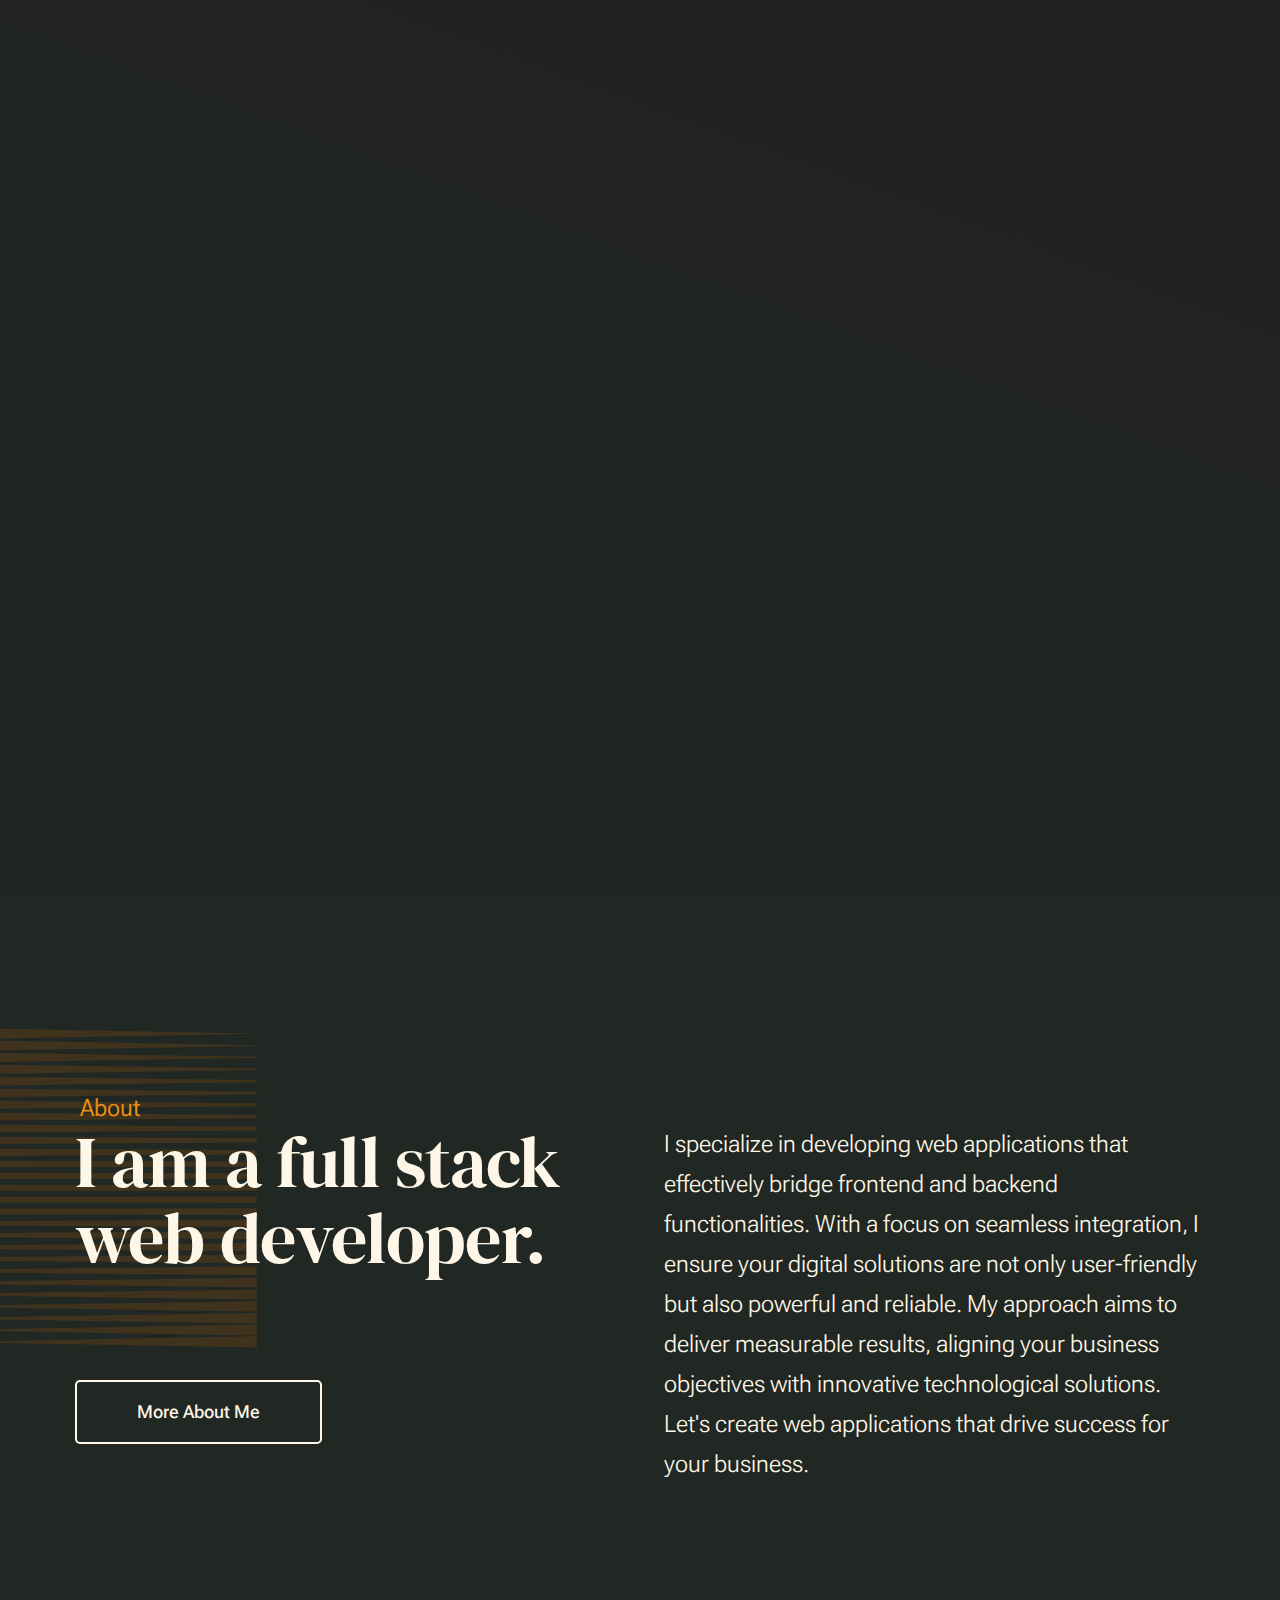
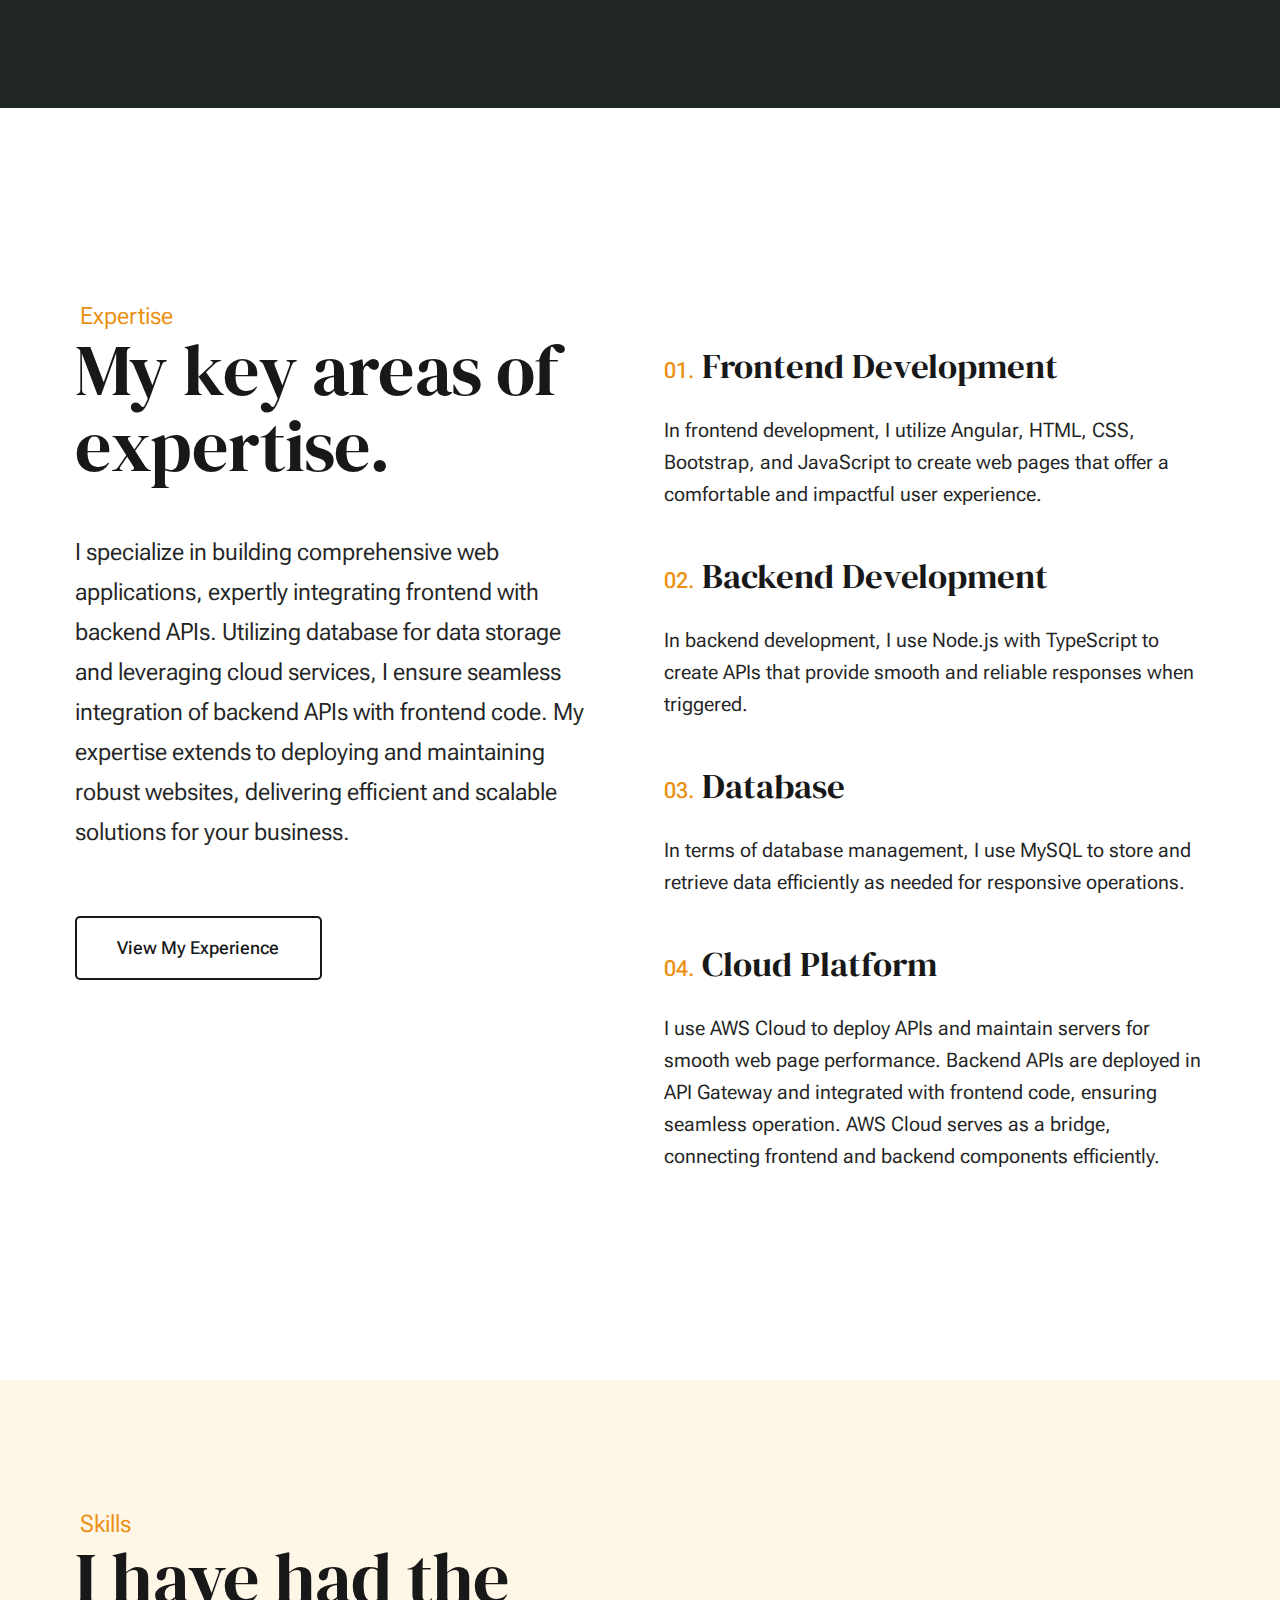
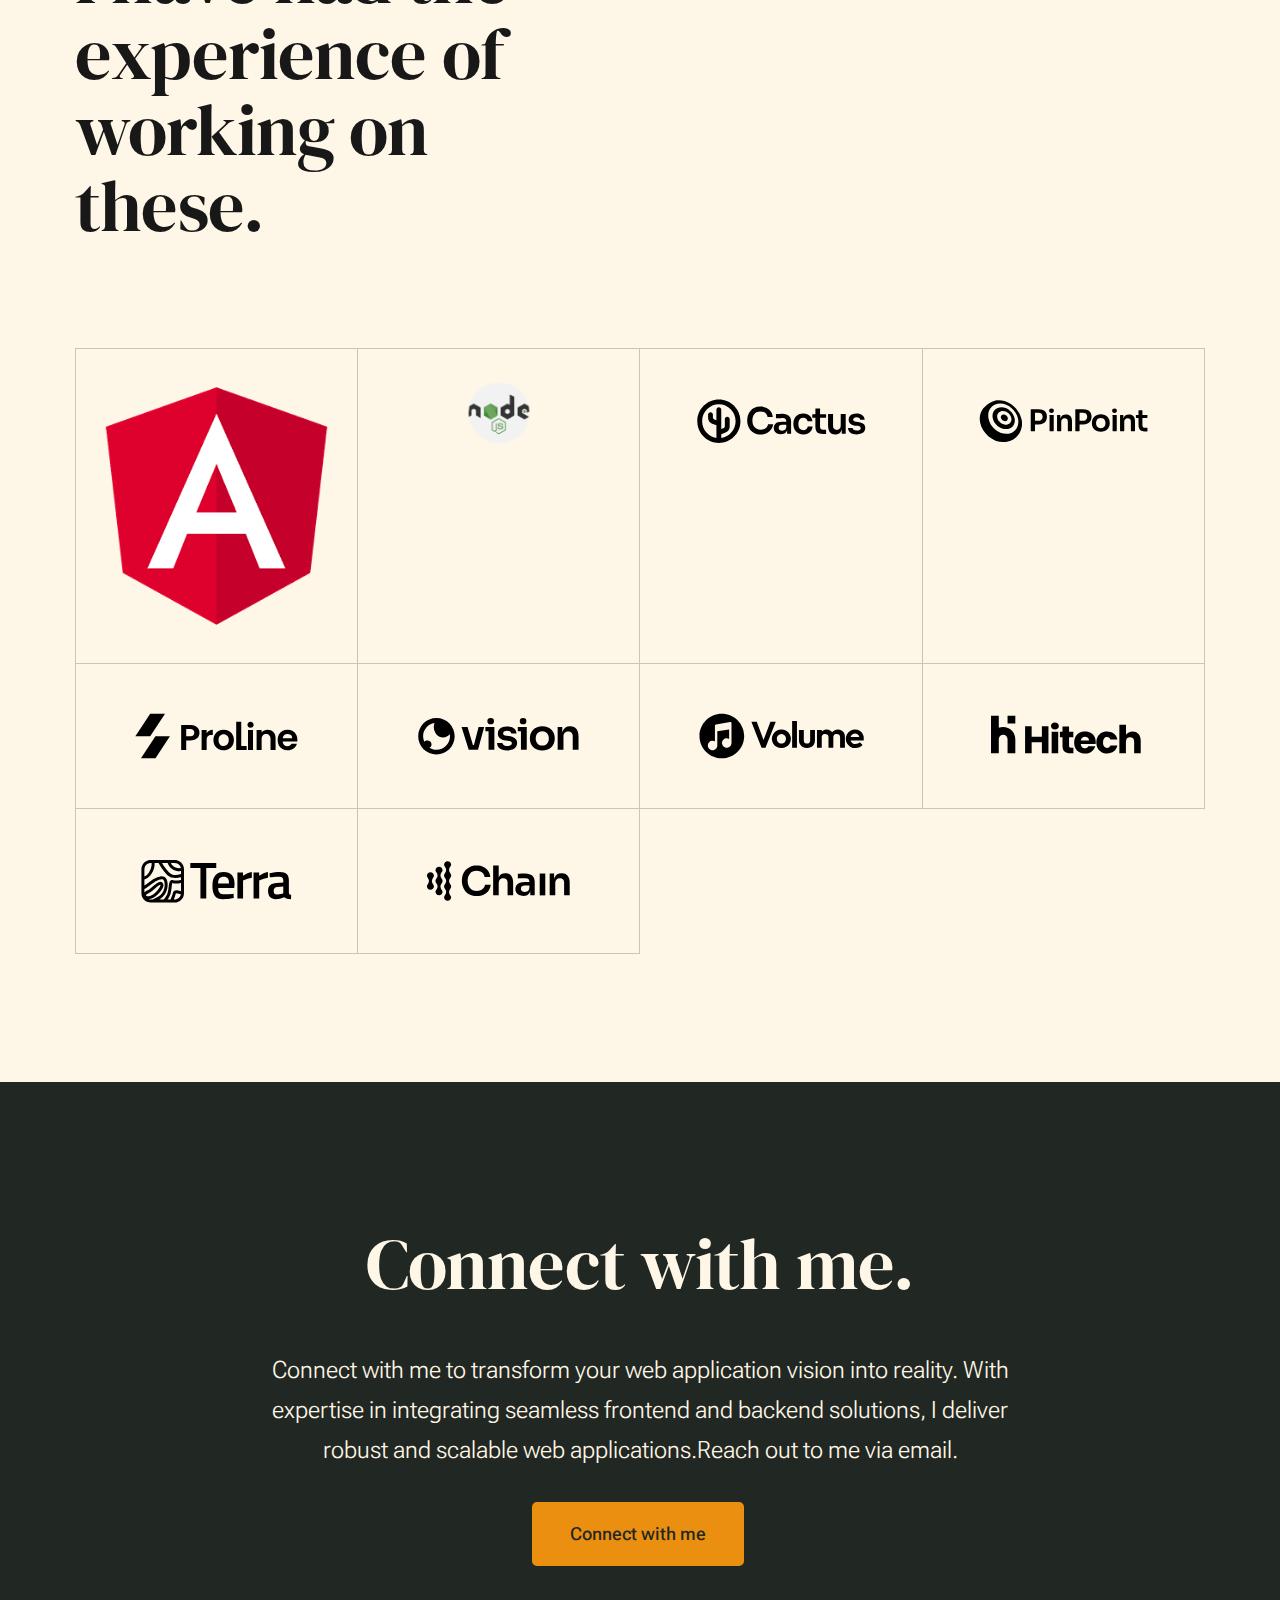
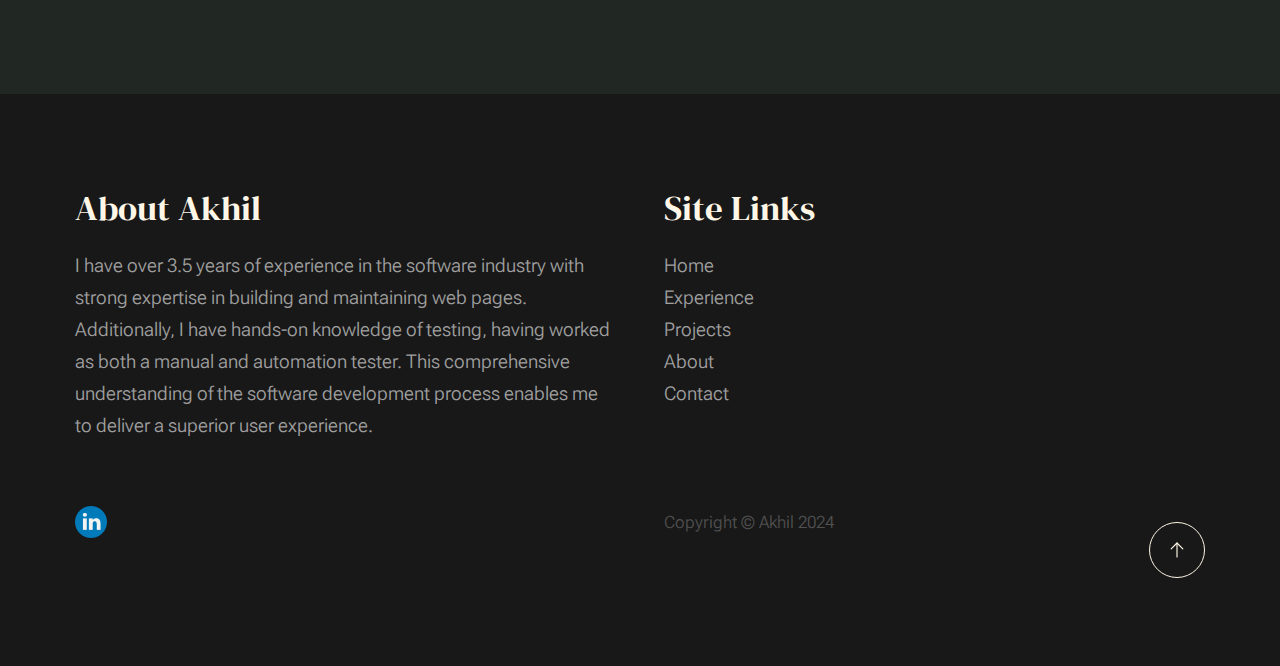
<file: index.html>
<!DOCTYPE html>
<html lang="en" class="no-js">

<head>

    <!--- basic page needs
    ================================================== -->
    <meta charset="utf-8">
    <meta name="viewport" content="width=device-width, initial-scale=1">
    <title>Akhil</title>

    <script>
        document.documentElement.classList.remove('no-js');
        document.documentElement.classList.add('js');
    </script>

    <!-- CSS
    ================================================== -->
    <link rel="stylesheet" href="css/vendor.css">
    <link rel="stylesheet" href="css/styles.css">

    <!-- favicons
    ================================================== -->
    <link rel="apple-touch-icon" sizes="180x180" href="apple-touch-icon.png">
    <link rel="icon" type="image/png" sizes="32x32" href="favicon-32x32.png">
    <link rel="icon" type="image/png" sizes="16x16" href="favicon-16x16.png">
    <link rel="manifest" href="site.webmanifest">

</head>


<body id="top">


    <!-- preloader
    ================================================== -->
    <div id="preloader">
        <div id="loader" class="dots-fade">
            <div></div>
            <div></div>
            <div></div>
        </div>
    </div>


    <!-- page wrap
    ================================================== -->
    <div id="page" class="s-pagewrap ss-home">


        <!-- # site header 
        ================================================== -->
        <header class="s-header">

            <div class="row s-header__inner width-sixteen-col">

                <div class="s-header__block">
                    <div class="s-header__logo">
                        <a class="logo" href="index.html">
                            <img src="images/logo.svg" alt="Homepage">
                        </a>
                    </div>

                    <a class="s-header__menu-toggle" href="#0"><span>Menu</span></a>
                </div> <!-- end s-header__block -->

                <nav class="s-header__nav">

                    <ul class="s-header__menu-links">
                        <li><a href="about.html">About</a></li>
                        <li><a href="experience.html">Experience</a></li>
                        <li><a href="projects.html">Projects</a></li>
                        <li><a href="contact.html">Contact</a></li>
                    </ul> <!-- s-header__menu-links -->

                    <div class="s-header__contact">
                        <a href="AngaVenkataSaiAkhil_Resume.pdf" class="btn btn--primary s-header__contact-btn"
                            target="_blank" download>View My
                            Resume</a>
                    </div> <!-- s-header__contact -->

                </nav> <!-- end s-header__nav -->

            </div> <!-- end s-header__inner -->

        </header> <!-- end s-header -->


        <!-- # site main content
        ================================================== -->
        <section id="content" class="s-content">

            <!-- intro
            ----------------------------------------------- -->
            <section id="intro" class="s-intro">

                <div class="row s-intro__content width-sixteen-col">

                    <div class="column lg-12 s-intro__content-inner grid-block">

                        <div class="s-intro__content-text">
                            <div class="s-intro__content-pretitle text-pretitle">Hello, I'm Akhil</div>
                            <h2 class="s-intro__content-title">
                                I bridge the gap between<br>
                                Frontend and backend. <br>
                            </h2>
                        </div> <!-- s-intro__content-text -->

                        <div class="s-intro__content-media">
                            <div class="s-intro__content-media-inner">
                                <img src="images/coding_languages.webp"
                                    srcset="images/coding_languages.webp 1x, images/coding_languages.webp 2x" alt="">
                                <div class="lines">
                                    <span></span>
                                </div>
                            </div>
                        </div> <!-- s-intro__content-media -->

                        <div class="s-intro__scroll-down">
                            <a href="#about" class="smoothscroll">
                                <div class="scroll-icon">
                                    <svg xmlns="http://www.w3.org/2000/svg" viewBox="0 0 24 24" width="36" height="36"
                                        fill="none" stroke="#97b34a" stroke-width="1" stroke-linecap="round"
                                        stroke-linejoin="round">&lt;!--! Atomicons Free 1.00 by @atisalab License -
                                        https://atomicons.com/license/ (Icons: CC BY 4.0) Copyright 2021 Atomicons
                                        --&gt;<polyline points="7 13 12 18 17 13"></polyline>
                                        <line x1="12" y1="18" x2="12" y2="6"></line>
                                    </svg>
                                </div>
                                <span>Scroll for more</span>
                            </a>
                        </div> <!-- s-intro__scroll-down -->

                    </div> <!-- s-intro__content-inner -->

                </div> <!-- s-intro__content -->

            </section> <!-- end s-intro -->

            <!-- about
            ----------------------------------------------- -->
            <section id="about" class="s-about target-section">

                <div class="row s-about__content width-sixteen-col">
                    <div class="column grid-block grid-section-split">

                        <img src="images/geometric_shape.svg" alt="" class="s-about__content-imgbg">

                        <div class="section-header grid-section-split__header">
                            <div class="text-pretitle">About</div>
                            <h2 class="text-display-title">
                                I am a full stack web developer.
                            </h2>
                        </div> <!-- end section-header -->

                        <div class="s-about__content-main grid-section-split__primary">
                            <p class="attention-getter">
                                I specialize in developing web applications that effectively
                                bridge frontend and backend functionalities.
                                With a focus on seamless integration, I ensure your digital solutions are not only
                                user-friendly
                                but also powerful and reliable. My approach aims to deliver measurable results,
                                aligning your business objectives with innovative technological solutions.
                                Let's create web applications that drive success for your business.
                            </p>
                        </div> <!-- end s-about__content-main -->

                        <div class="s-about__content-btn grid-section-split__bottom">
                            <a href="about.html" class="btn btn--stroke u-fullwidth">More About Me</a>

                            <!-- end s-footer__social -->
                        </div> <!-- end s-about__content-btn -->

                    </div> <!-- content-inner -->
                </div>

            </section> <!-- end s-about -->

            <!-- expertise
            ----------------------------------------------- -->
            <section id="expertise" class="s-expertise">

                <div class="row s-expertise__content width-sixteen-col">
                    <div class="column xl-12 grid-block grid-section-split">

                        <div class="section-header grid-section-split__header">
                            <div class="text-pretitle">Expertise</div>
                            <h2 class="text-display-title">
                                My key areas of expertise.
                            </h2>

                            <p class="lead">
                                I specialize in building comprehensive web applications,
                                expertly integrating frontend with backend APIs.
                                Utilizing database for data storage and leveraging
                                cloud services,
                                I ensure seamless integration of backend APIs with frontend code.
                                My expertise extends to deploying and maintaining robust websites,
                                delivering efficient and scalable solutions for your business.
                            </p>
                        </div> <!-- end section-header -->

                        <div class="s-expertise__content-main grid-section-split__primary">

                            <div class="grid-list-items list-items show-ctr">
                                <div class="grid-list-items__item list-items__item">
                                    <div class="grid-list-items__title list-items__item-header">
                                        <h3 class="list-items__item-title">Frontend Development</h3>
                                    </div>
                                    <div class="grid-list-items__text list-items__item-text">
                                        <p>
                                            In frontend development, I utilize Angular, HTML, CSS, Bootstrap, and
                                            JavaScript
                                            to create web pages that offer a comfortable and impactful user experience.
                                        </p>
                                    </div>
                                </div> <!-- list-item -->
                                <div class="grid-list-items__item list-items__item">
                                    <div class="grid-list-items__title list-items__item-header">
                                        <h3 class="list-items__item-title">Backend Development</h3>
                                    </div>
                                    <div class="grid-list-items__text list-items__item-text">
                                        <p>
                                            In backend development, I use Node.js with TypeScript to create APIs that
                                            provide smooth and reliable responses when triggered.
                                        </p>
                                    </div>
                                </div> <!-- list-expertise__item -->
                                <div class="grid-list-items__item list-items__item">
                                    <div class="grid-list-items__title list-items__item-header">
                                        <h3 class="list-items__item-title">Database</h3>
                                    </div>
                                    <div class="grid-list-items__text list-items__item-text">
                                        <p>
                                            In terms of database management, I use MySQL to store and retrieve data
                                            efficiently as needed for responsive operations.
                                        </p>
                                    </div>
                                </div> <!-- list-expertise__item -->
                                <div class="grid-list-items__item list-items__item">
                                    <div class="grid-list-items__title list-items__item-header">
                                        <h3 class="list-items__item-title">Cloud Platform</h3>
                                    </div>
                                    <div class="grid-list-items__text list-items__item-text">
                                        <p>
                                            I use AWS Cloud to deploy APIs and maintain servers for smooth web page
                                            performance. Backend APIs are deployed in API Gateway and integrated with
                                            frontend code, ensuring seamless operation. AWS Cloud serves as a bridge,
                                            connecting frontend and backend components efficiently.
                                        </p>
                                    </div>
                                </div> <!-- list-expertise__item -->

                            </div> <!-- grid-list-items -->
                        </div> <!-- end s-expertise__content-main -->

                        <div class="s-expertise__content-btn grid-section-split__bottom">
                            <a href="experience.html" class="btn btn--stroke u-fullwidth">View My Experience</a>
                        </div> <!-- end s-about__content-btn -->

                    </div> <!-- end grid-block-->
                </div> <!-- end s-expertise__content -->

            </section> <!-- end s-expertise -->

            <!-- clients
            ----------------------------------------------- -->
            <section id="clients" class="s-clients">

                <div class="row s-clients__content-block width-sixteen-col">
                    <div class="column xl-12 grid-block grid-section-split">

                        <div class="section-header grid-section-split__header">
                            <div class="text-pretitle">Skills</div>
                            <h1 class="text-display-title">
                                I have had the experience of working on these.
                            </h1>
                        </div> <!-- end section-header -->

                    </div> <!-- end column -->
                </div> <!-- end row -->

                <div class="row s-clients__content-block width-sixteen-col">
                    <div class="column xl-12">

                        <div class="clients-list">
                            <div class="clients-list__item">
                                <a href="https://angular.dev/" target="_blank">
                                    <img src="images/clients/Angular.png" alt="Angular">
                                </a>
                            </div>
                            <div class="clients-list__item">
                                <a href="https://nodejs.org/en" target="_blank">
                                    <img src="images/clients/nodejs.png" alt="">
                                </a>
                            </div>
                            <div class="clients-list__item">
                                <a href="#0">
                                    <img src="images/clients/cactus.svg" alt="">
                                </a>
                            </div>
                            <div class="clients-list__item">
                                <a href="#0">
                                    <img src="images/clients/pinpoint.svg" alt="">
                                </a>
                            </div>
                            <div class="clients-list__item">
                                <a href="#0">
                                    <img src="images/clients/proline.svg" alt="">
                                </a>
                            </div>
                            <div class="clients-list__item">
                                <a href="#0">
                                    <img src="images/clients/vision.svg" alt="">
                                </a>
                            </div>
                            <div class="clients-list__item">
                                <a href="#0">
                                    <img src="images/clients/volume.svg" alt="">
                                </a>
                            </div>
                            <div class="clients-list__item">
                                <a href="#0">
                                    <img src="images/clients/hitech.svg" alt="">
                                </a>
                            </div>
                            <div class="clients-list__item">
                                <a href="#0">
                                    <img src="images/clients/terra.svg" alt="">
                                </a>
                            </div>
                            <div class="clients-list__item">
                                <a href="#0">
                                    <img src="images/clients/chain.svg" alt="">
                                </a>
                            </div>
                        </div>
                        <!-- end clients-list -->

                    </div> <!-- end column -->
                </div> <!-- end row -->

            </section> <!-- end s-clients -->

        </section> <!-- s-content-->

        <!-- # cta
        ================================================== -->
        <section id="cta" class="s-cta">

            <div class="row row-x-center text-center">
                <div class="column xl-8 lg-12">

                    <div class="s-cta__content">
                        <h2 class="text-display-title">
                            Connect with me.
                        </h2>
                        <p class="lead">
                            Connect with me to transform your web application vision into reality.
                            With expertise in integrating seamless frontend and backend solutions,
                            I deliver robust and scalable web applications.Reach out to me via email.
                        </p>
                        <a href="contact.html" class="btn btn--primary">Connect with me</a>
                    </div>

                </div>
            </div>

        </section> <!-- end s-cta -->




        <!-- # footer 
        ================================================== -->
        <footer class="s-footer">
            <div class="row s-footer__content">
                <div class="column xl-6 lg-6 md-12 s-footer__block s-footer__about">
                    <h3>About Akhil</h3>
                    <p>
                        I have over 3.5 years of experience in the software industry with strong expertise in building
                        and maintaining web pages. Additionally, I have hands-on knowledge of testing, having worked as
                        both a manual and automation tester. This comprehensive understanding of the software
                        development process enables me to deliver a superior user experience.
                    </p>
                </div>
                <div class="column xl-3 lg-6 md-12 s-footer__block s-footer__site-links">
                    <h3>Site Links</h3>
                    <ul class="link-list">
                        <li><a href="index.html">Home</a></li>
                        <li><a href="experience.html">Experience</a></li>
                        <li><a href="projects.html">Projects</a></li>
                        <li><a href="about.html">About</a></li>
                        <li><a href="contact.html">Contact</a></li>
                    </ul>
                </div>
            </div>

            <div class="row s-footer__bottom">
                <div class="column xl-6 lg-12">
                    <ul class="s-footer__social social-list">
                        <li>
                            <a href="https://www.linkedin.com/in/akhil-anga/" target="_blank">
                                <img src="images/clients/linkedin.png" alt="">
                                <span class="u-screen-reader-text">LinkedIn</span>
                            </a>
                        </li>
                        <li>
                        </li>
                    </ul> <!-- end s-footer__social -->
                </div>
                <div class="column xl-6 lg-12">
                    <p class="ss-copyright">
                        <span>Copyright © Akhil 2024</span>
                    </p>
                </div>

                <div class="ss-go-top">
                    <a class="smoothscroll" title="Back to Top" href="#top">
                        <svg xmlns="http://www.w3.org/2000/svg" viewBox="0 0 24 24" width="36" height="36" fill="none"
                            stroke="#ffffff" stroke-width="1" stroke-linecap="round" stroke-linejoin="round">&lt;!--!
                            Atomicons Free 1.00 by @atisalab License - https://atomicons.com/license/ (Icons: CC BY 4.0)
                            Copyright 2021 Atomicons --&gt;<polyline points="17 11 12 6 7 11"></polyline>
                            <line x1="12" y1="18" x2="12" y2="6"></line>
                        </svg>
                    </a>
                </div> <!-- end ss-go-top -->
            </div>

        </footer> <!-- end s-footer -->

    </div> <!-- end page-wrap -->

    <!-- Java Script
    ================================================== -->
    <script src="js/plugins.js"></script>
    <script src="js/main.js"></script>

</body>

</html>
</file>
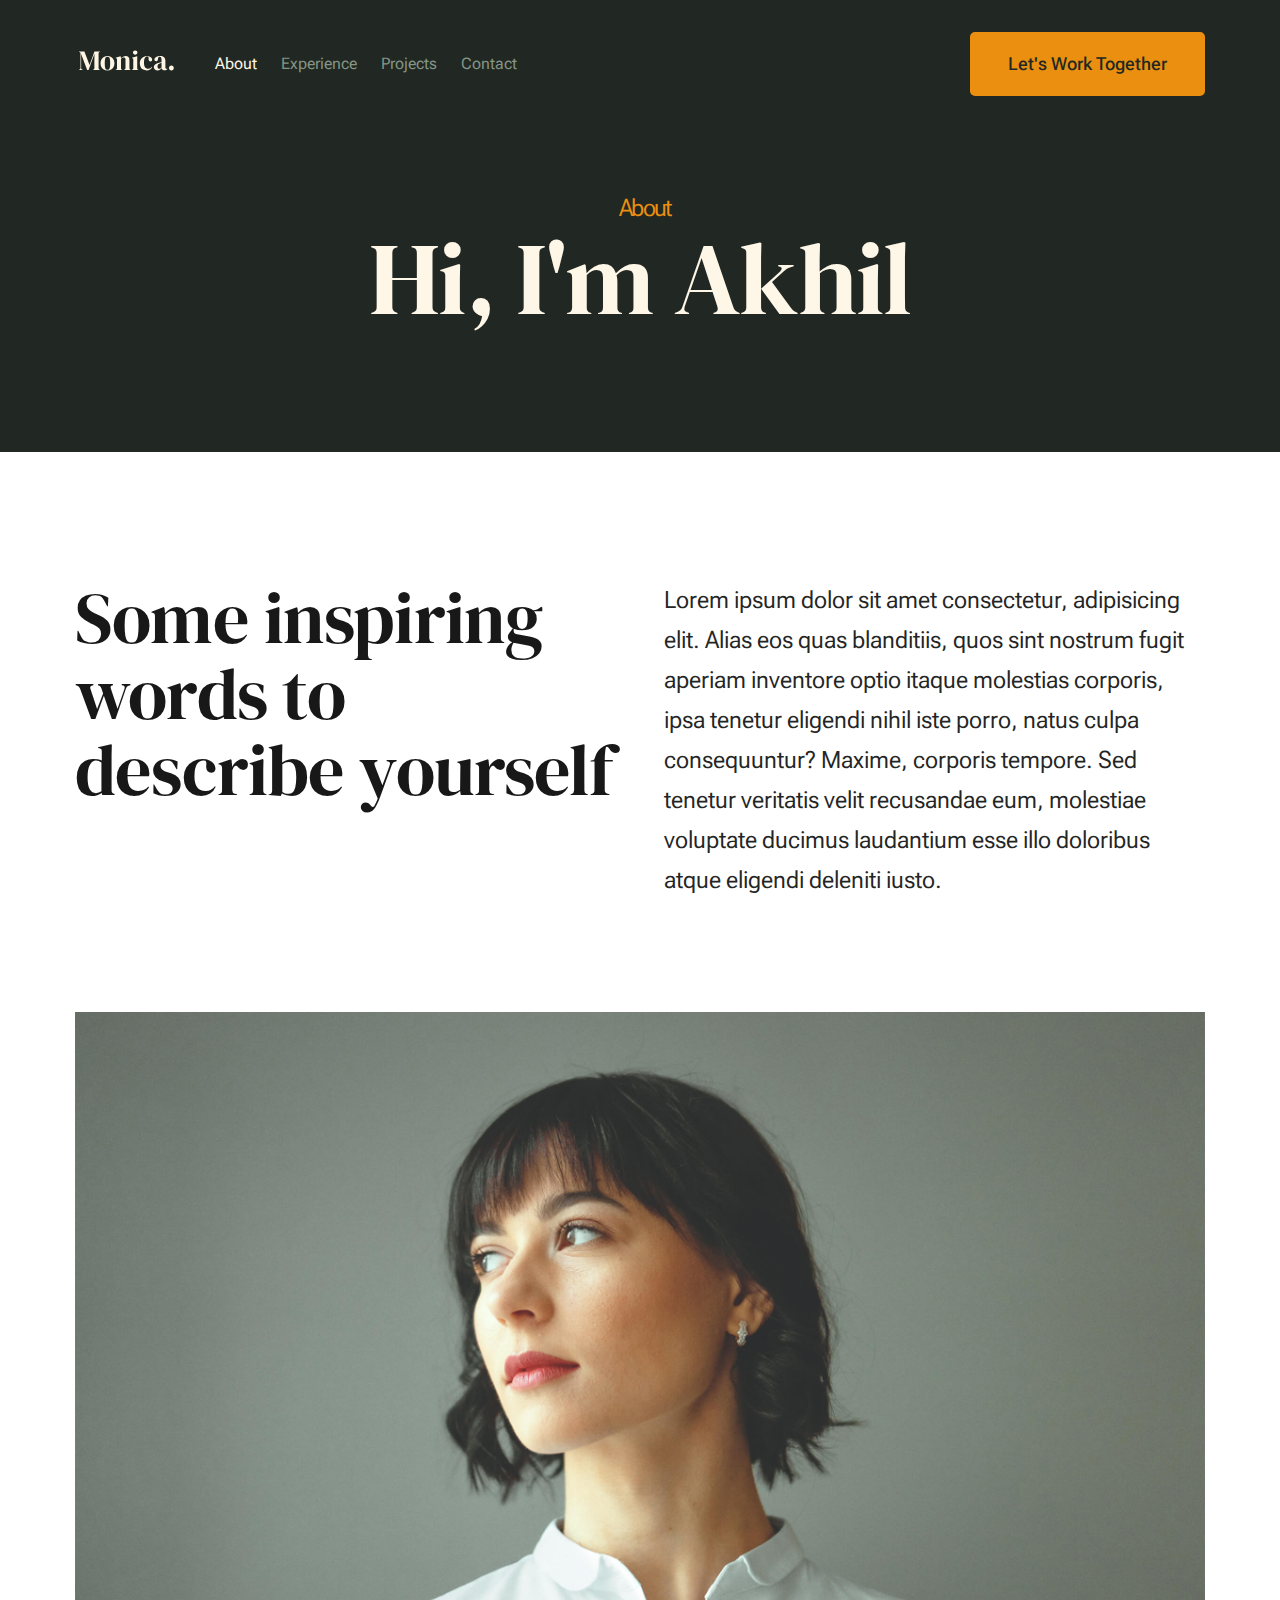
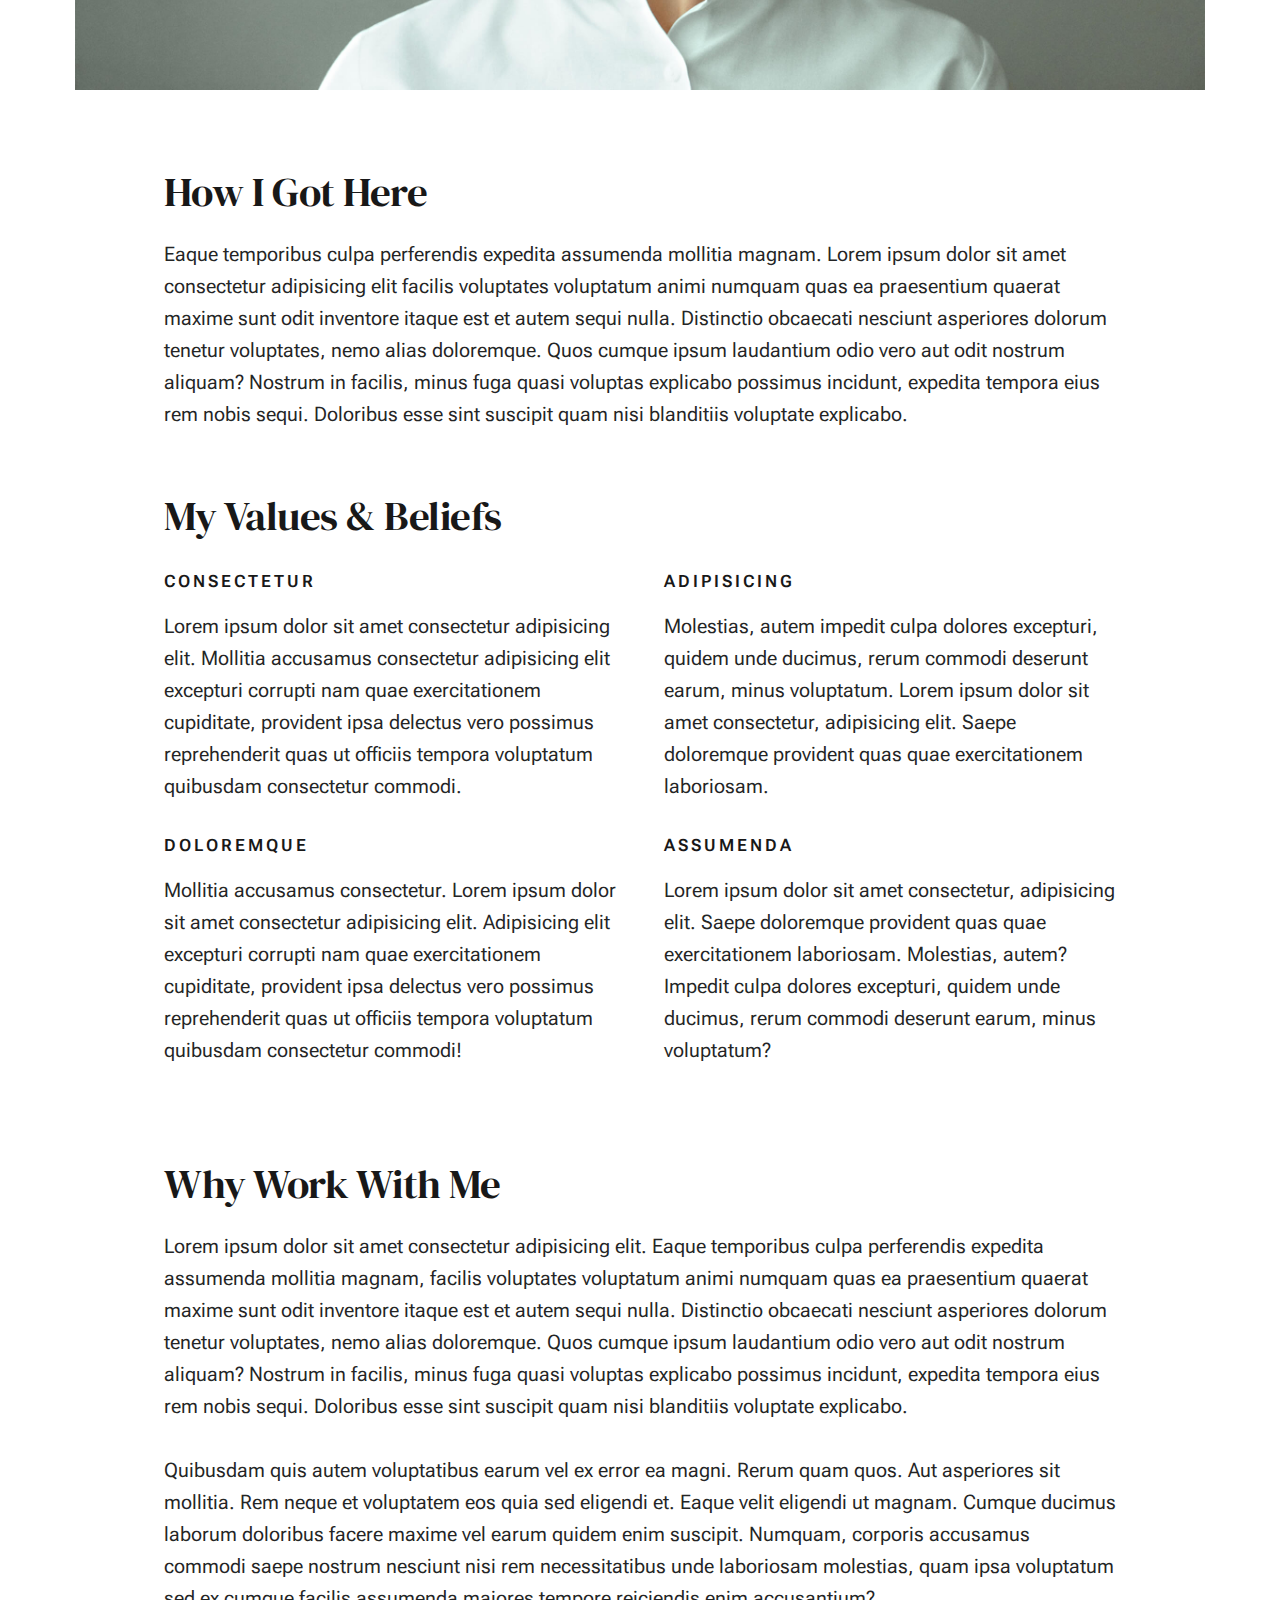
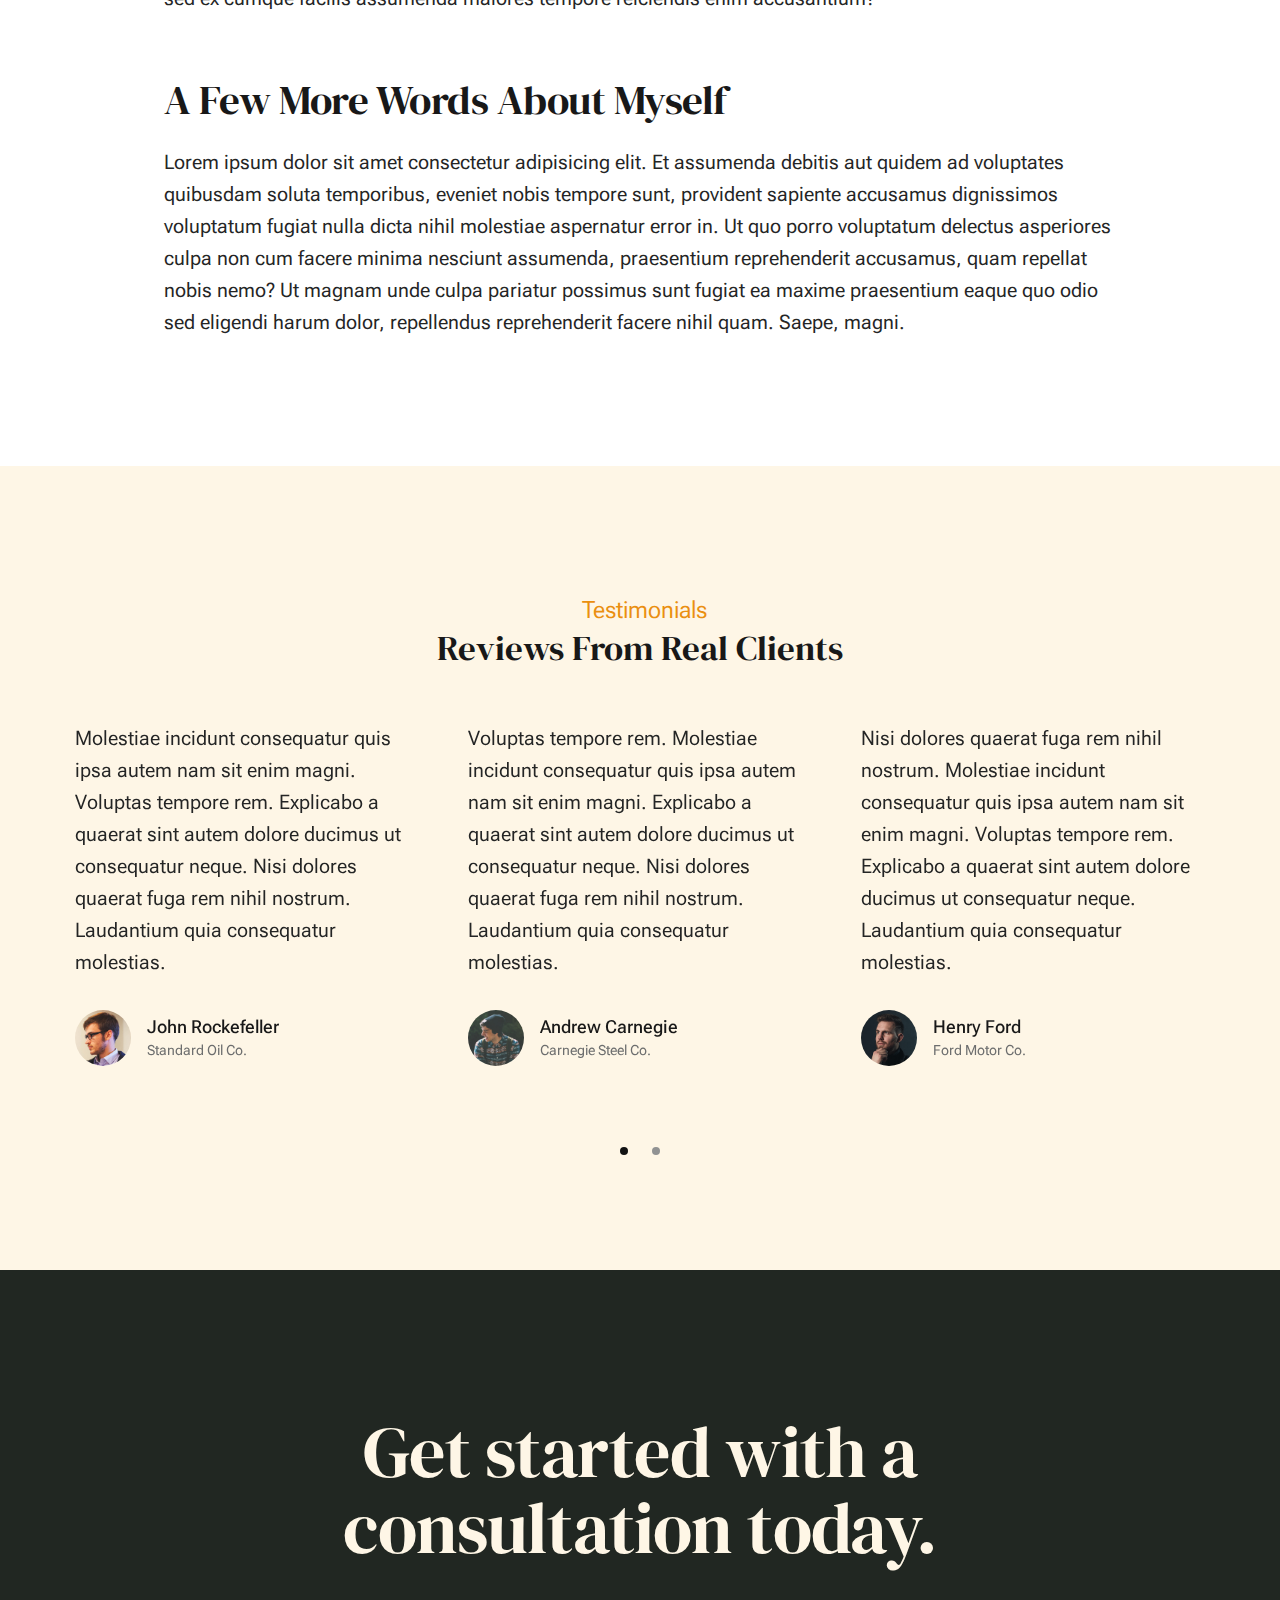
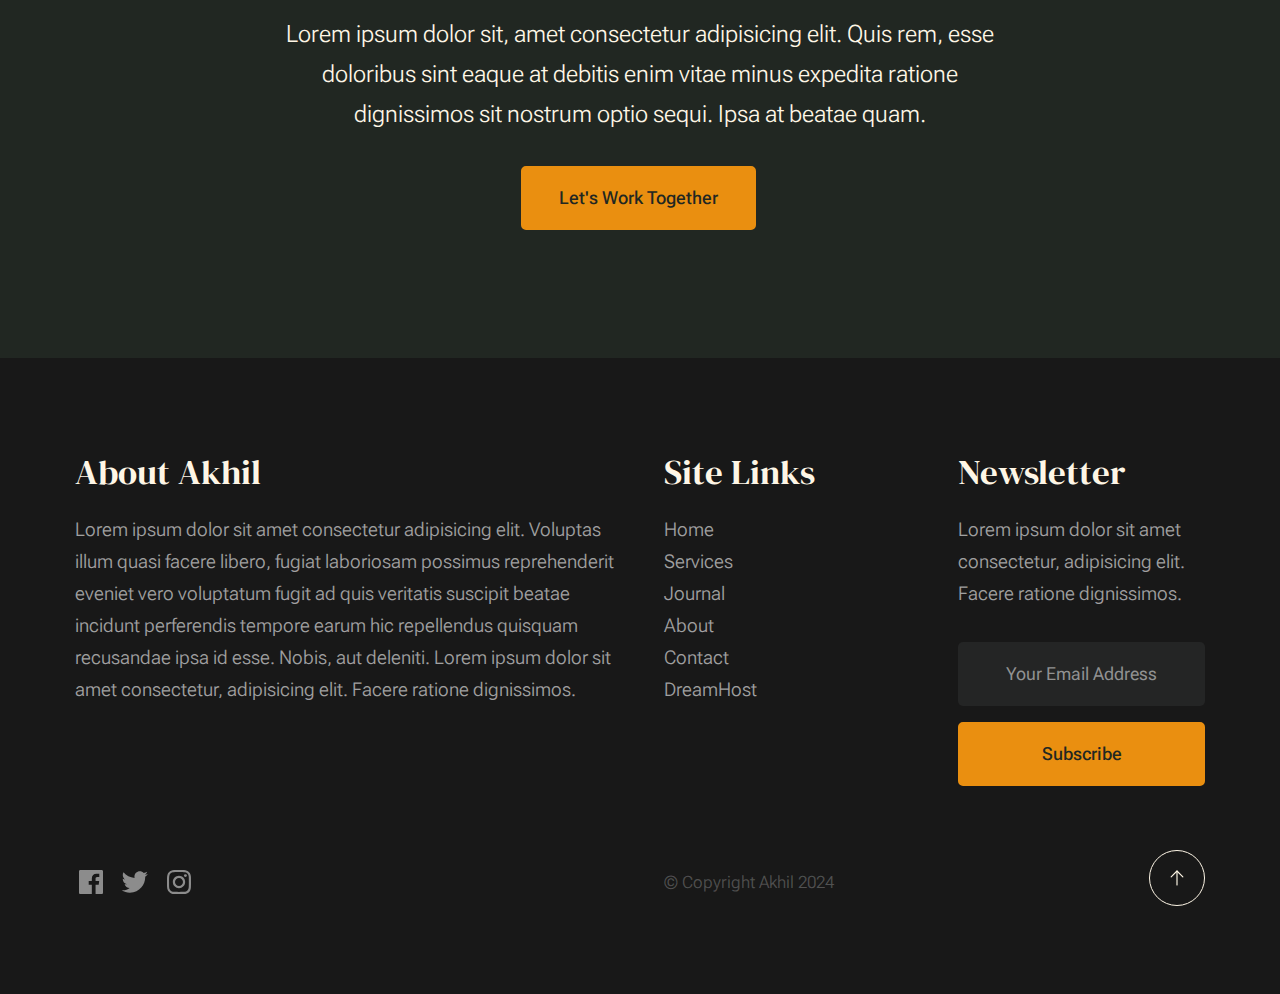
<file: about.html>
<!DOCTYPE html>
<html lang="en" class="no-js">

<head>

    <!--- basic page needs
    ================================================== -->
    <meta charset="utf-8">
    <meta name="viewport" content="width=device-width, initial-scale=1">
    <title>About - Akhil</title>

    <script>
        document.documentElement.classList.remove('no-js');
        document.documentElement.classList.add('js');
    </script>

    <!-- CSS
    ================================================== -->
    <link rel="stylesheet" href="css/vendor.css">
    <link rel="stylesheet" href="css/styles.css">

    <!-- favicons
    ================================================== -->
    <link rel="apple-touch-icon" sizes="180x180" href="apple-touch-icon.png">
    <link rel="icon" type="image/png" sizes="32x32" href="favicon-32x32.png">
    <link rel="icon" type="image/png" sizes="16x16" href="favicon-16x16.png">
    <link rel="manifest" href="site.webmanifest">

</head>


<body id="top">


    <!-- preloader
    ================================================== -->
    <div id="preloader">
        <div id="loader" class="dots-fade">
            <div></div>
            <div></div>
            <div></div>
        </div>
    </div>


    <!-- page wrap
    ================================================== -->
    <div id="page" class="s-pagewrap">


        <!-- # site header 
        ================================================== -->
        <header class="s-header">

            <div class="row s-header__inner width-sixteen-col">

                <div class="s-header__block">
                    <div class="s-header__logo">
                        <a class="logo" href="index.html">
                            <img src="images/logo.svg" alt="Homepage">
                        </a>
                    </div>

                    <a class="s-header__menu-toggle" href="#0"><span>Menu</span></a>
                </div> <!-- end s-header__block -->

                <nav class="s-header__nav">

                    <ul class="s-header__menu-links">
                        <li class="current"><a href="about.html">About</a></li>
                        <li><a href="experience.html">Experience</a></li>
                        <li><a href="projects.html">Projects</a></li>
                        <li><a href="contact.html">Contact</a></li>
                    </ul> <!-- s-header__menu-links -->

                    <div class="s-header__contact">
                        <a href="contact.html" class="btn btn--primary s-header__contact-btn">Let's Work Together</a>
                    </div> <!-- s-header__contact -->

                </nav> <!-- end s-header__nav -->

            </div> <!-- end s-header__inner -->

        </header> <!-- end s-header -->


        <!-- # site main content
        ================================================== -->
        <section id="content" class="s-content">

            <section class="s-pageheader pageheader">
                <div class="row">
                    <div class="column xl-12">
                        <h1 class="page-title">
                            <span class="page-title__small-type text-pretitle">About</span>
                            Hi, I'm Akhil
                        </h1>

                    </div>
                </div>
            </section> <!-- end pageheader -->

            <section class="s-pagecontent pagecontent">

                <div class="row pageintro">
                    <div class="column xl-6 lg-12">
                        <h2 class="text-display-title">Some inspiring words to describe yourself</h2>
                    </div>
                    <div class="column xl-6 lg-12 u-flexitem-x-right">
                        <p class="lead">
                            Lorem ipsum dolor sit amet consectetur, adipisicing elit. Alias eos quas blanditiis, quos
                            sint nostrum fugit aperiam
                            inventore optio itaque molestias corporis, ipsa tenetur eligendi nihil iste porro, natus
                            culpa consequuntur? Maxime,
                            corporis tempore. Sed tenetur veritatis velit recusandae eum, molestiae voluptate ducimus
                            laudantium esse illo
                            doloribus atque eligendi deleniti iusto.
                        </p>
                    </div>
                </div> <!-- end pageintro -->

                <div class="row pagemedia">
                    <d class="column xl-12">
                        <figure class="page-media">
                            <img src="images/thumbs/about/about-1200.jpg" srcset="images/thumbs/about/about-2400.jpg 2400w, 
                                             images/thumbs/about/about-1200.jpg 1200w, 
                                             images/thumbs/about/about-600.jpg 600w"
                                sizes="(max-width: 2400px) 100vw, 2400px" alt="">
                        </figure>
                    </d>
                </div> <!-- end pagemedia -->

                <div class="row width-narrower pagemain">
                    <div class="column xl-12">

                        <h2>How I Got Here</h2>
                        <p>
                            Eaque temporibus culpa perferendis expedita assumenda mollitia magnam. Lorem ipsum dolor sit
                            amet consectetur adipisicing elit
                            facilis voluptates voluptatum animi numquam quas ea praesentium quaerat maxime sunt odit
                            inventore itaque est et autem sequi nulla.
                            Distinctio obcaecati nesciunt asperiores dolorum tenetur voluptates, nemo alias doloremque.
                            Quos cumque ipsum laudantium odio vero
                            aut odit nostrum aliquam? Nostrum in facilis, minus fuga quasi voluptas explicabo possimus
                            incidunt, expedita tempora eius rem nobis sequi.
                            Doloribus esse sint suscipit quam nisi blanditiis voluptate explicabo.
                        </p>

                        <h2 class="u-add-bottom">My Values & Beliefs</h2>

                        <div class="grid-list-items list-items">
                            <div class="grid-list-items__item list-items__item u-remove-bottom">
                                <div class="list-items__item-header">
                                    <h6 class="list-items__item-small-title">Consectetur</h6>
                                </div>
                                <p>
                                    Lorem ipsum dolor sit amet consectetur adipisicing elit. Mollitia accusamus
                                    consectetur adipisicing elit excepturi corrupti
                                    nam quae exercitationem cupiditate, provident ipsa delectus vero possimus
                                    reprehenderit quas ut officiis tempora voluptatum
                                    quibusdam consectetur commodi.
                                </p>
                            </div>
                            <div class="grid-list-items__item list-items__item u-remove-bottom">
                                <div class="list-items__item-header">
                                    <h6 class="list-items__item-small-title">Adipisicing</h6>
                                </div>
                                <p>
                                    Molestias, autem impedit culpa dolores excepturi, quidem unde ducimus, rerum commodi
                                    deserunt earum, minus voluptatum.
                                    Lorem ipsum dolor sit amet consectetur, adipisicing elit. Saepe doloremque provident
                                    quas quae exercitationem laboriosam.
                                </p>
                            </div>
                            <div class="grid-list-items__item list-items__item u-remove-bottom">
                                <div class="list-items__item-header">
                                    <h6 class="list-items__item-small-title">Doloremque</h6>
                                </div>
                                <p>
                                    Mollitia accusamus consectetur. Lorem ipsum dolor sit amet consectetur adipisicing
                                    elit. Adipisicing elit excepturi corrupti
                                    nam quae exercitationem cupiditate, provident ipsa delectus vero possimus
                                    reprehenderit quas ut officiis tempora voluptatum
                                    quibusdam consectetur commodi!
                                </p>
                            </div>
                            <div class="grid-list-items__item list-items__item u-remove-bottom">
                                <div class="list-items__item-header">
                                    <h6 class="list-items__item-small-title">Assumenda</h6>
                                </div>
                                <p>
                                    Lorem ipsum dolor sit amet consectetur, adipisicing elit. Saepe doloremque provident
                                    quas quae exercitationem laboriosam.
                                    Molestias, autem? Impedit culpa dolores excepturi, quidem unde ducimus, rerum
                                    commodi deserunt earum, minus voluptatum?
                                </p>
                            </div>
                        </div> <!--grid-list-items -->

                        <h2>Why Work With Me</h2>
                        <p>
                            Lorem ipsum dolor sit amet consectetur adipisicing elit. Eaque temporibus culpa perferendis
                            expedita assumenda mollitia magnam,
                            facilis voluptates voluptatum animi numquam quas ea praesentium quaerat maxime sunt odit
                            inventore itaque est et autem sequi nulla.
                            Distinctio obcaecati nesciunt asperiores dolorum tenetur voluptates, nemo alias doloremque.
                            Quos cumque ipsum laudantium odio vero aut
                            odit nostrum aliquam? Nostrum in facilis, minus fuga quasi voluptas explicabo possimus
                            incidunt, expedita tempora eius rem nobis sequi.
                            Doloribus esse sint suscipit quam nisi blanditiis voluptate explicabo.
                        </p>

                        <p>
                            Quibusdam quis autem voluptatibus earum vel ex error ea magni. Rerum quam quos. Aut
                            asperiores sit mollitia. Rem neque et voluptatem
                            eos quia sed eligendi et. Eaque velit eligendi ut magnam. Cumque ducimus laborum doloribus
                            facere maxime vel earum quidem enim suscipit.
                            Numquam, corporis accusamus commodi saepe nostrum nesciunt nisi rem necessitatibus unde
                            laboriosam molestias, quam ipsa voluptatum sed
                            ex cumque facilis assumenda maiores tempore reiciendis enim accusantium?
                        </p>

                        <h2>A Few More Words About Myself</h2>
                        <p>
                            Lorem ipsum dolor sit amet consectetur adipisicing elit. Et assumenda debitis aut quidem ad
                            voluptates quibusdam soluta temporibus,
                            eveniet nobis tempore sunt, provident sapiente accusamus dignissimos voluptatum fugiat nulla
                            dicta nihil molestiae aspernatur error in.
                            Ut quo porro voluptatum delectus asperiores culpa non cum facere minima nesciunt assumenda,
                            praesentium reprehenderit accusamus, quam
                            repellat nobis nemo? Ut magnam unde culpa pariatur possimus sunt fugiat ea maxime
                            praesentium eaque quo odio sed eligendi harum dolor,
                            repellendus reprehenderit facere nihil quam. Saepe, magni.
                        </p>

                    </div> <!-- end grid-block-->
                </div> <!-- end pagemain -->

            </section> <!-- pagecontent -->

            <section class="s-testimonials">

                <div class="s-testimonials__header row row-x-center text-center">
                    <div class="column xl-8 lg-12">

                        <p class="text-pretitle">
                            Testimonials
                        </p>
                        <h3>
                            Reviews From Real Clients
                        </h3>

                    </div>
                </div> <!--end s-testimonials__header -->

                <div class="row s-testimonials__content">
                    <div class="column xl-12 testimonials">

                        <div class="swiper-container testimonials__slider page-slider">

                            <div class="swiper-wrapper">
                                <div class="testimonials__slide swiper-slide">
                                    <p>
                                        Molestiae incidunt consequatur quis ipsa autem nam sit enim magni. Voluptas
                                        tempore rem.
                                        Explicabo a quaerat sint autem dolore ducimus ut consequatur neque. Nisi dolores
                                        quaerat fuga rem nihil nostrum.
                                        Laudantium quia consequatur molestias.
                                    </p>
                                    <div class="testimonials__author">
                                        <img src="images/avatars/user-01.jpg" alt="Author image"
                                            class="testimonials__avatar">
                                        <cite class="testimonials__cite">
                                            <strong>John Rockefeller</strong>
                                            <span>Standard Oil Co.</span>
                                        </cite>
                                    </div>
                                </div>
                                <div class="testimonials__slide swiper-slide">
                                    <p>
                                        Voluptas tempore rem. Molestiae incidunt consequatur quis ipsa autem nam sit
                                        enim magni.
                                        Explicabo a quaerat sint autem dolore ducimus ut consequatur neque. Nisi dolores
                                        quaerat fuga rem nihil nostrum.
                                        Laudantium quia consequatur molestias.
                                    </p>
                                    <div class="testimonials__author">
                                        <img src="images/avatars/user-04.jpg" alt="Author image"
                                            class="testimonials__avatar">
                                        <cite class="testimonials__cite">
                                            <strong>Andrew Carnegie</strong>
                                            <span>Carnegie Steel Co.</span>
                                        </cite>
                                    </div>
                                </div>
                                <div class="testimonials__slide swiper-slide">
                                    <p>
                                        Nisi dolores quaerat fuga rem nihil nostrum. Molestiae incidunt consequatur quis
                                        ipsa autem nam sit enim magni.
                                        Voluptas tempore rem. Explicabo a quaerat sint autem dolore ducimus ut
                                        consequatur neque.
                                        Laudantium quia consequatur molestias.
                                    </p>
                                    <div class="testimonials__author">
                                        <img src="images/avatars/user-06.jpg" alt="Author image"
                                            class="testimonials__avatar">
                                        <cite class="testimonials__cite">
                                            <strong>Henry Ford</strong>
                                            <span>Ford Motor Co.</span>
                                        </cite>
                                    </div>
                                </div>
                                <div class="testimonials__slide swiper-slide">
                                    <p>
                                        Molestiae incidunt consequatur quis ipsa autem nam sit enim magni. Voluptas
                                        tempore rem.
                                        Explicabo a quaerat sint autem dolore ducimus ut consequatur neque. Nisi dolores
                                        quaerat fuga rem nihil nostrum.
                                        Laudantium quia consequatur molestias.
                                    </p>
                                    <div class="testimonials__author">
                                        <img src="images/avatars/user-02.jpg" alt="Author image"
                                            class="testimonials__avatar">
                                        <cite class="testimonials__cite">
                                            <strong>John Morgan</strong>
                                            <span>JP Morgan & Co.</span>
                                        </cite>
                                    </div>
                                </div>
                            </div> <!-- end swiper-wrapper -->

                            <div class="swiper-pagination"></div>

                        </div> <!--end testimonials__slider -->

                    </div> <!-- testimonials -->
                </div> <!--end s-testimonials__content -->

            </section> <!-- end s-testimonials -->

        </section> <!-- s-content-->

        <!-- # cta
        ================================================== -->
        <section id="cta" class="s-cta">

            <div class="row row-x-center text-center">
                <div class="column xl-8 lg-12">

                    <div class="s-cta__content">
                        <h2 class="text-display-title">
                            Get started with a consultation today.
                        </h2>
                        <p class="lead">
                            Lorem ipsum dolor sit, amet consectetur adipisicing elit. Quis rem, esse doloribus sint
                            eaque at debitis enim vitae minus expedita ratione dignissimos sit nostrum optio sequi. Ipsa
                            at beatae quam.
                        </p>
                        <a href="contact.html" class="btn btn--primary">Let's Work Together</a>
                    </div>

                </div>
            </div>

        </section> <!-- end s-cta -->


        <!-- # footer 
        ================================================== -->
        <footer class="s-footer">
            <div class="row s-footer__content">
                <div class="column xl-6 lg-6 md-12 s-footer__block s-footer__about">
                    <h3>About Akhil</h3>
                    <p>
                        Lorem ipsum dolor sit amet consectetur adipisicing elit. Voluptas illum quasi facere libero,
                        fugiat laboriosam possimus reprehenderit eveniet vero voluptatum fugit ad quis veritatis
                        suscipit beatae
                        incidunt perferendis tempore earum hic repellendus quisquam recusandae ipsa id esse. Nobis, aut
                        deleniti.
                        Lorem ipsum dolor sit amet consectetur, adipisicing elit. Facere ratione dignissimos.
                    </p>
                </div>
                <div class="column xl-3 lg-6 md-12 s-footer__block s-footer__site-links">
                    <h3>Site Links</h3>
                    <ul class="link-list">
                        <li><a href="index.html">Home</a></li>
                        <li><a href="services.html">Services</a></li>
                        <li><a href="blog.html">Journal</a></li>
                        <li><a href="about.html">About</a></li>
                        <li><a href="contact.html">Contact</a></li>
                        <li><a href="https://www.dreamhost.com/r.cgi?287326">DreamHost</a></li>
                    </ul>
                </div>
                <div class="column xl-3 lg-6 md-12 tab-12 s-footer__block s-footer__newsletter">
                    <h3>Newsletter</h3>

                    <p>
                        Lorem ipsum dolor sit amet consectetur, adipisicing elit. Facere ratione dignissimos.
                    </p>

                    <div class="subscribe-form">
                        <form id="mc-form" class="mc-form">
                            <input type="email" name="EMAIL" id="mce-EMAIL" class="u-fullwidth text-center"
                                placeholder="Your Email Address"
                                title="The domain portion of the email address is invalid (the portion after the @)."
                                pattern="^([^\x00-\x20\x22\x28\x29\x2c\x2e\x3a-\x3c\x3e\x40\x5b-\x5d\x7f-\xff]+|\x22([^\x0d\x22\x5c\x80-\xff]|\x5c[\x00-\x7f])*\x22)(\x2e([^\x00-\x20\x22\x28\x29\x2c\x2e\x3a-\x3c\x3e\x40\x5b-\x5d\x7f-\xff]+|\x22([^\x0d\x22\x5c\x80-\xff]|\x5c[\x00-\x7f])*\x22))*\x40([^\x00-\x20\x22\x28\x29\x2c\x2e\x3a-\x3c\x3e\x40\x5b-\x5d\x7f-\xff]+|\x5b([^\x0d\x5b-\x5d\x80-\xff]|\x5c[\x00-\x7f])*\x5d)(\x2e([^\x00-\x20\x22\x28\x29\x2c\x2e\x3a-\x3c\x3e\x40\x5b-\x5d\x7f-\xff]+|\x5b([^\x0d\x5b-\x5d\x80-\xff]|\x5c[\x00-\x7f])*\x5d))*(\.\w{2,})+$"
                                required>
                            <input type="submit" name="subscribe" value="Subscribe"
                                class="btn btn--primary btn--small u-fullwidth">
                            <!-- <div style="position: absolute; left: -5000px;" aria-hidden="true"><input type="text" name="b_cdb7b577e41181934ed6a6a44_9a91cfe7b3" tabindex="-1" value=""></div> -->
                            <div class="mc-status"></div>
                        </form>
                    </div>
                </div>
            </div>

            <div class="row s-footer__bottom">
                <div class="column xl-6 lg-12">
                    <ul class="s-footer__social social-list">
                        <li>
                            <a href="#0">
                                <svg xmlns="http://www.w3.org/2000/svg" width="24" height="24" viewBox="0 0 24 24"
                                    style="fill:rgba(0, 0, 0, 1);transform:;-ms-filter:">
                                    <path
                                        d="M20,3H4C3.447,3,3,3.448,3,4v16c0,0.552,0.447,1,1,1h8.615v-6.96h-2.338v-2.725h2.338v-2c0-2.325,1.42-3.592,3.5-3.592 c0.699-0.002,1.399,0.034,2.095,0.107v2.42h-1.435c-1.128,0-1.348,0.538-1.348,1.325v1.735h2.697l-0.35,2.725h-2.348V21H20 c0.553,0,1-0.448,1-1V4C21,3.448,20.553,3,20,3z">
                                    </path>
                                </svg>
                                <span class="u-screen-reader-text">Facebook</span>
                            </a>
                        </li>
                        <li>
                            <a href="#0">
                                <svg xmlns="http://www.w3.org/2000/svg" width="24" height="24" viewBox="0 0 24 24"
                                    style="fill:rgba(0, 0, 0, 1);transform:;-ms-filter:">
                                    <path
                                        d="M19.633,7.997c0.013,0.175,0.013,0.349,0.013,0.523c0,5.325-4.053,11.461-11.46,11.461c-2.282,0-4.402-0.661-6.186-1.809 c0.324,0.037,0.636,0.05,0.973,0.05c1.883,0,3.616-0.636,5.001-1.721c-1.771-0.037-3.255-1.197-3.767-2.793 c0.249,0.037,0.499,0.062,0.761,0.062c0.361,0,0.724-0.05,1.061-0.137c-1.847-0.374-3.23-1.995-3.23-3.953v-0.05 c0.537,0.299,1.16,0.486,1.82,0.511C3.534,9.419,2.823,8.184,2.823,6.787c0-0.748,0.199-1.434,0.548-2.032 c1.983,2.443,4.964,4.04,8.306,4.215c-0.062-0.3-0.1-0.611-0.1-0.923c0-2.22,1.796-4.028,4.028-4.028 c1.16,0,2.207,0.486,2.943,1.272c0.91-0.175,1.782-0.512,2.556-0.973c-0.299,0.935-0.936,1.721-1.771,2.22 c0.811-0.088,1.597-0.312,2.319-0.624C21.104,6.712,20.419,7.423,19.633,7.997z">
                                    </path>
                                </svg>
                                <span class="u-screen-reader-text">Twitter</span>
                            </a>
                        </li>
                        <li>
                            <a href="#0">
                                <svg xmlns="http://www.w3.org/2000/svg" width="24" height="24" viewBox="0 0 24 24"
                                    style="fill:rgba(0, 0, 0, 1);transform:;-ms-filter:">
                                    <path
                                        d="M11.999,7.377c-2.554,0-4.623,2.07-4.623,4.623c0,2.554,2.069,4.624,4.623,4.624c2.552,0,4.623-2.07,4.623-4.624 C16.622,9.447,14.551,7.377,11.999,7.377L11.999,7.377z M11.999,15.004c-1.659,0-3.004-1.345-3.004-3.003 c0-1.659,1.345-3.003,3.004-3.003s3.002,1.344,3.002,3.003C15.001,13.659,13.658,15.004,11.999,15.004L11.999,15.004z">
                                    </path>
                                    <circle cx="16.806" cy="7.207" r="1.078"></circle>
                                    <path
                                        d="M20.533,6.111c-0.469-1.209-1.424-2.165-2.633-2.632c-0.699-0.263-1.438-0.404-2.186-0.42 c-0.963-0.042-1.268-0.054-3.71-0.054s-2.755,0-3.71,0.054C7.548,3.074,6.809,3.215,6.11,3.479C4.9,3.946,3.945,4.902,3.477,6.111 c-0.263,0.7-0.404,1.438-0.419,2.186c-0.043,0.962-0.056,1.267-0.056,3.71c0,2.442,0,2.753,0.056,3.71 c0.015,0.748,0.156,1.486,0.419,2.187c0.469,1.208,1.424,2.164,2.634,2.632c0.696,0.272,1.435,0.426,2.185,0.45 c0.963,0.042,1.268,0.055,3.71,0.055s2.755,0,3.71-0.055c0.747-0.015,1.486-0.157,2.186-0.419c1.209-0.469,2.164-1.424,2.633-2.633 c0.263-0.7,0.404-1.438,0.419-2.186c0.043-0.962,0.056-1.267,0.056-3.71s0-2.753-0.056-3.71C20.941,7.57,20.801,6.819,20.533,6.111z M19.315,15.643c-0.007,0.576-0.111,1.147-0.311,1.688c-0.305,0.787-0.926,1.409-1.712,1.711c-0.535,0.199-1.099,0.303-1.67,0.311 c-0.95,0.044-1.218,0.055-3.654,0.055c-2.438,0-2.687,0-3.655-0.055c-0.569-0.007-1.135-0.112-1.669-0.311 c-0.789-0.301-1.414-0.923-1.719-1.711c-0.196-0.534-0.302-1.099-0.311-1.669c-0.043-0.95-0.053-1.218-0.053-3.654 c0-2.437,0-2.686,0.053-3.655c0.007-0.576,0.111-1.146,0.311-1.687c0.305-0.789,0.93-1.41,1.719-1.712 c0.534-0.198,1.1-0.303,1.669-0.311c0.951-0.043,1.218-0.055,3.655-0.055c2.437,0,2.687,0,3.654,0.055 c0.571,0.007,1.135,0.112,1.67,0.311c0.786,0.303,1.407,0.925,1.712,1.712c0.196,0.534,0.302,1.099,0.311,1.669 c0.043,0.951,0.054,1.218,0.054,3.655c0,2.436,0,2.698-0.043,3.654H19.315z">
                                    </path>
                                </svg>
                                <span class="u-screen-reader-text">Instagram</span>
                            </a>
                        </li>
                        <li>
                        </li>
                    </ul> <!-- end s-footer__social -->
                </div>
                <div class="column xl-6 lg-12">
                    <p class="ss-copyright">
                        <span>© Copyright Akhil 2024</span>
                    </p>
                </div>

                <div class="ss-go-top">
                    <a class="smoothscroll" title="Back to Top" href="#top">
                        <svg xmlns="http://www.w3.org/2000/svg" viewBox="0 0 24 24" width="36" height="36" fill="none"
                            stroke="#ffffff" stroke-width="1" stroke-linecap="round" stroke-linejoin="round">&lt;!--!
                            Atomicons Free 1.00 by @atisalab License - https://atomicons.com/license/ (Icons: CC BY 4.0)
                            Copyright 2021 Atomicons --&gt;<polyline points="17 11 12 6 7 11"></polyline>
                            <line x1="12" y1="18" x2="12" y2="6"></line>
                        </svg>
                    </a>
                </div> <!-- end ss-go-top -->
            </div>

        </footer> <!-- end s-footer -->

    </div> <!-- end page-wrap -->

    <!-- Java Script
    ================================================== -->
    <script src="js/plugins.js"></script>
    <script src="js/main.js"></script>

</body>

</html>
</file>
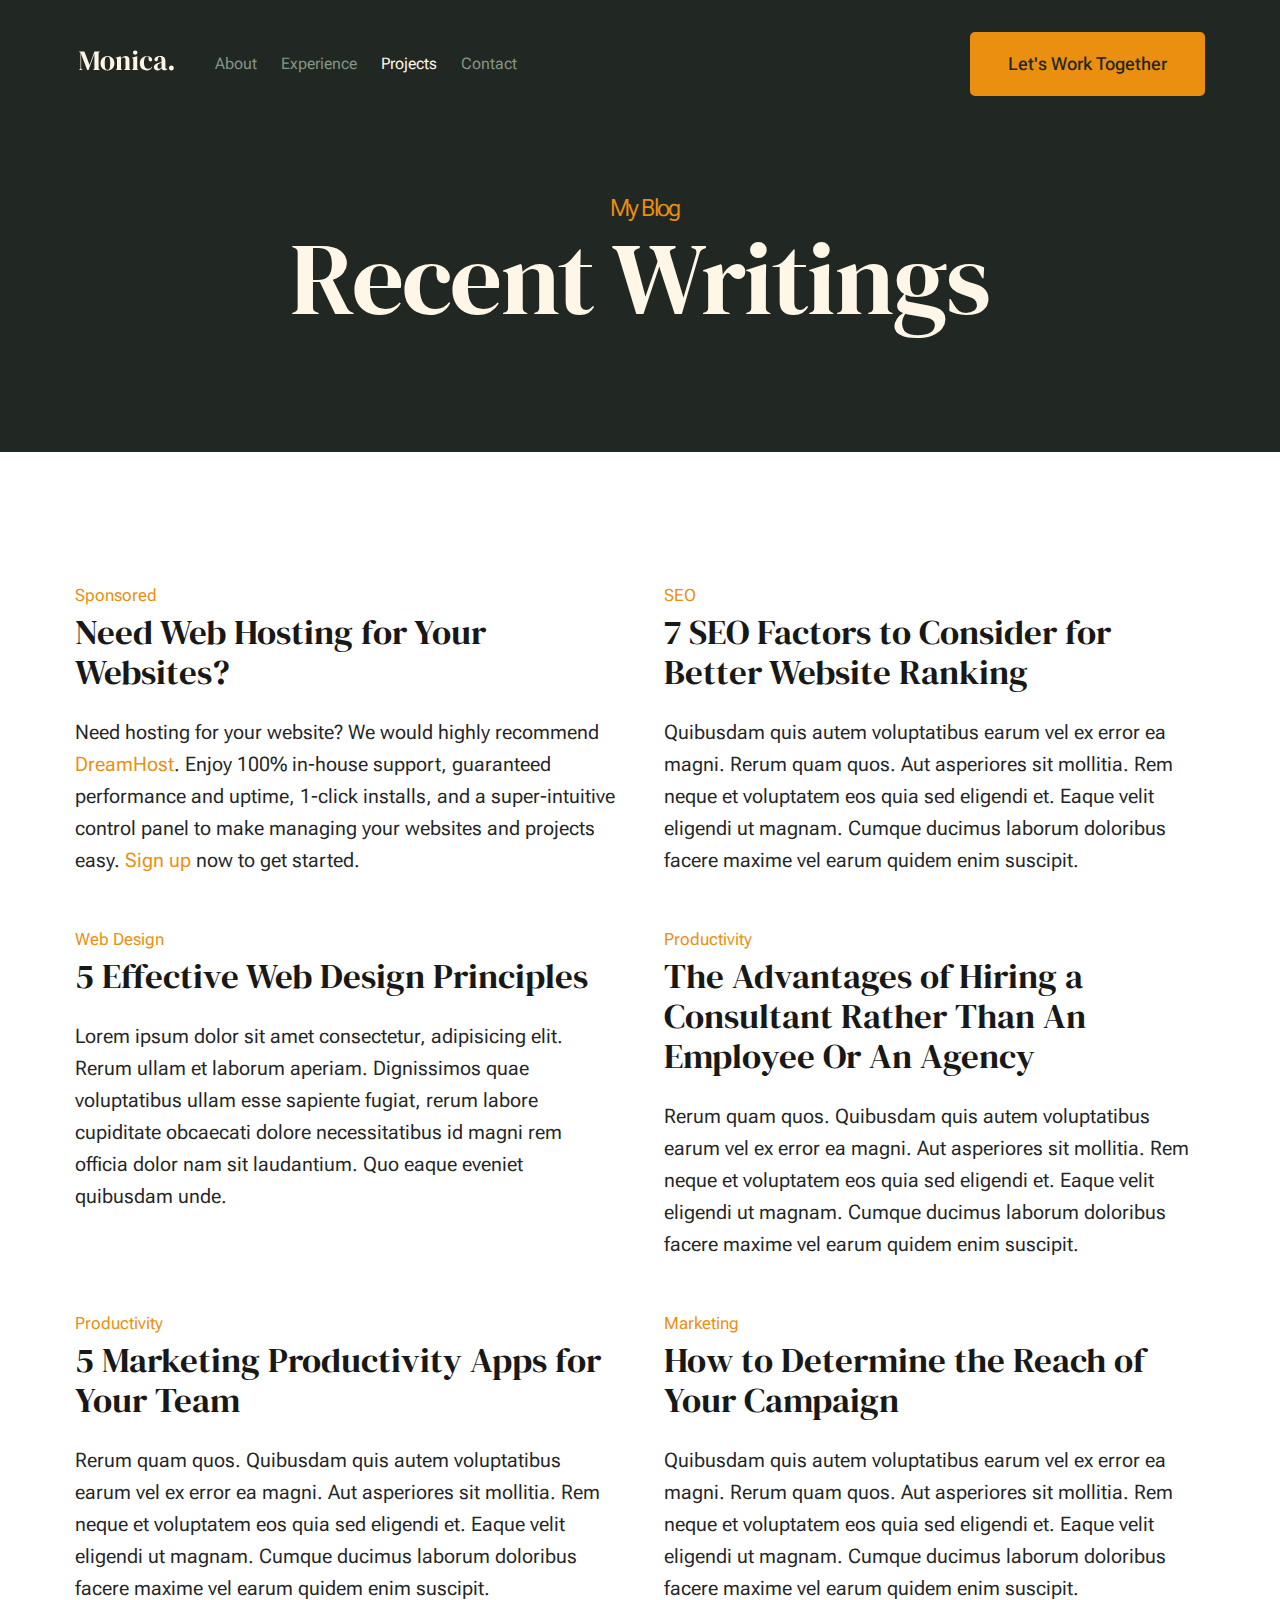
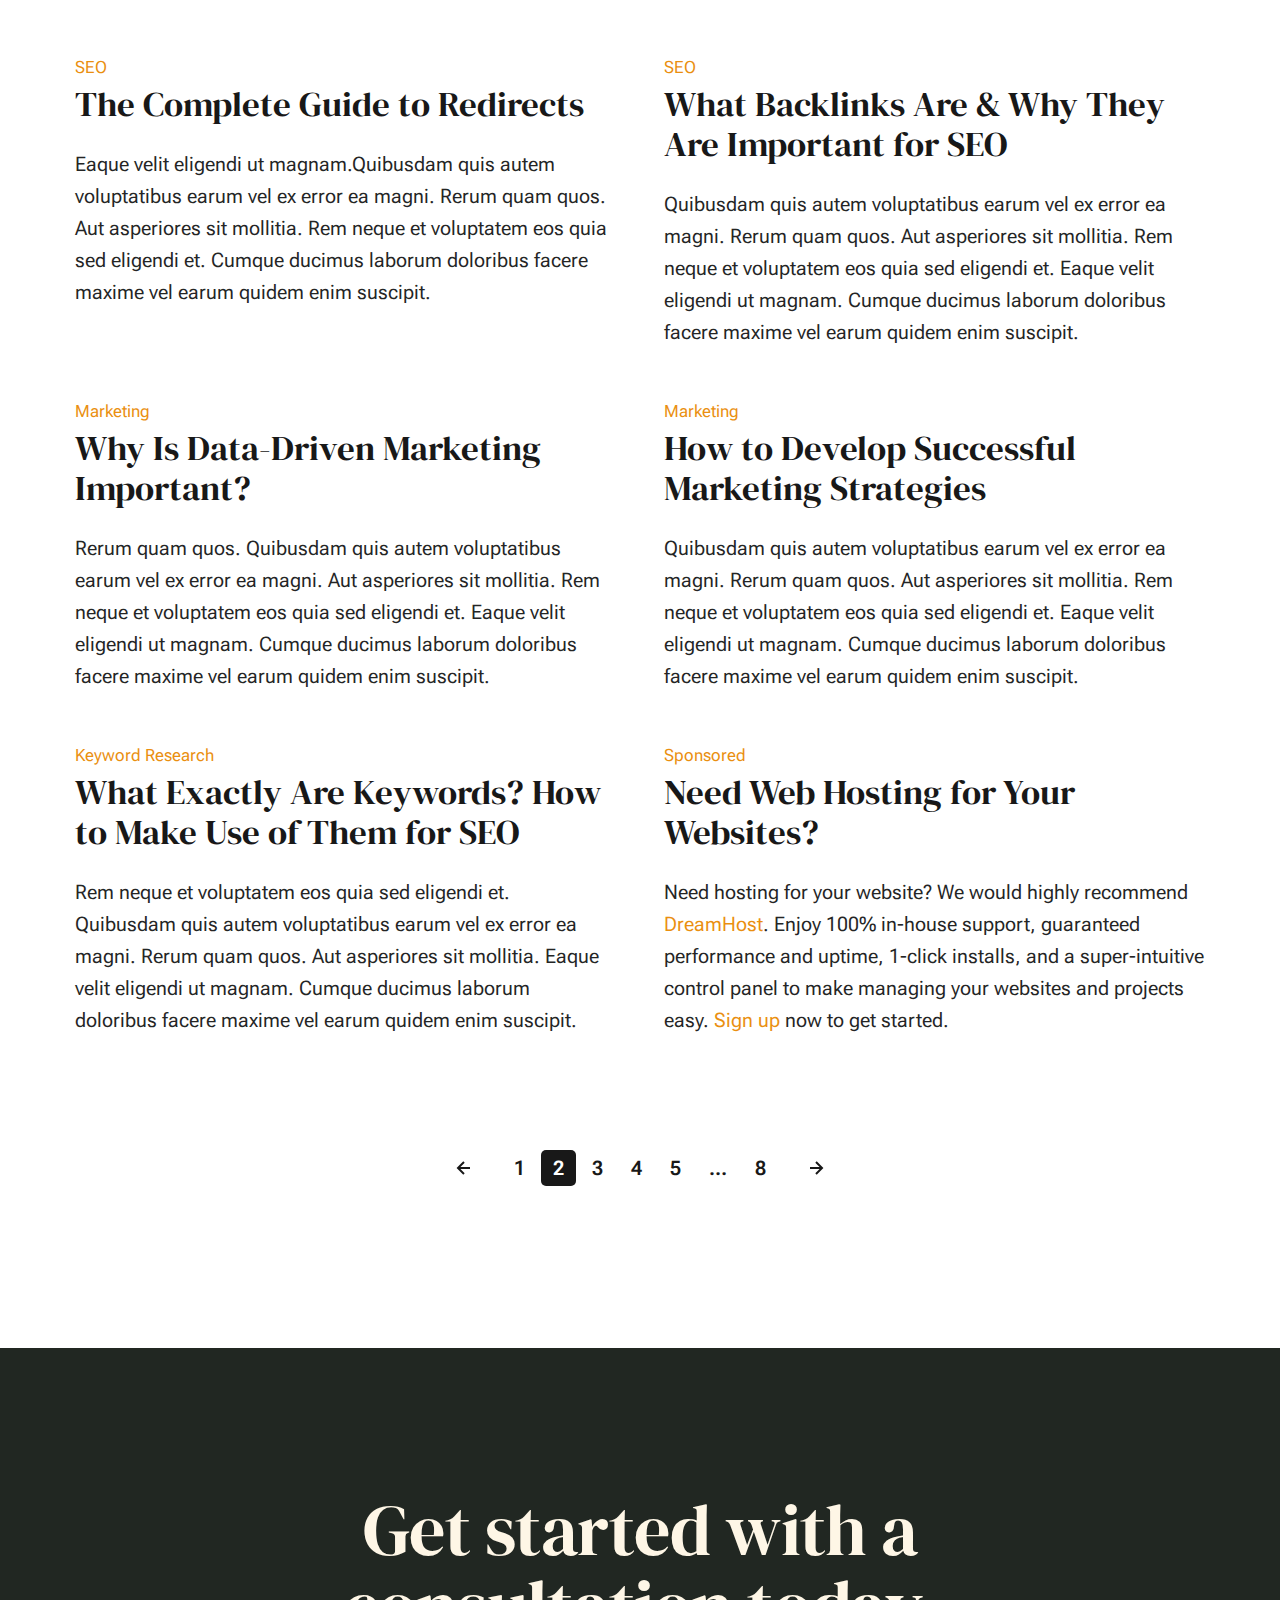
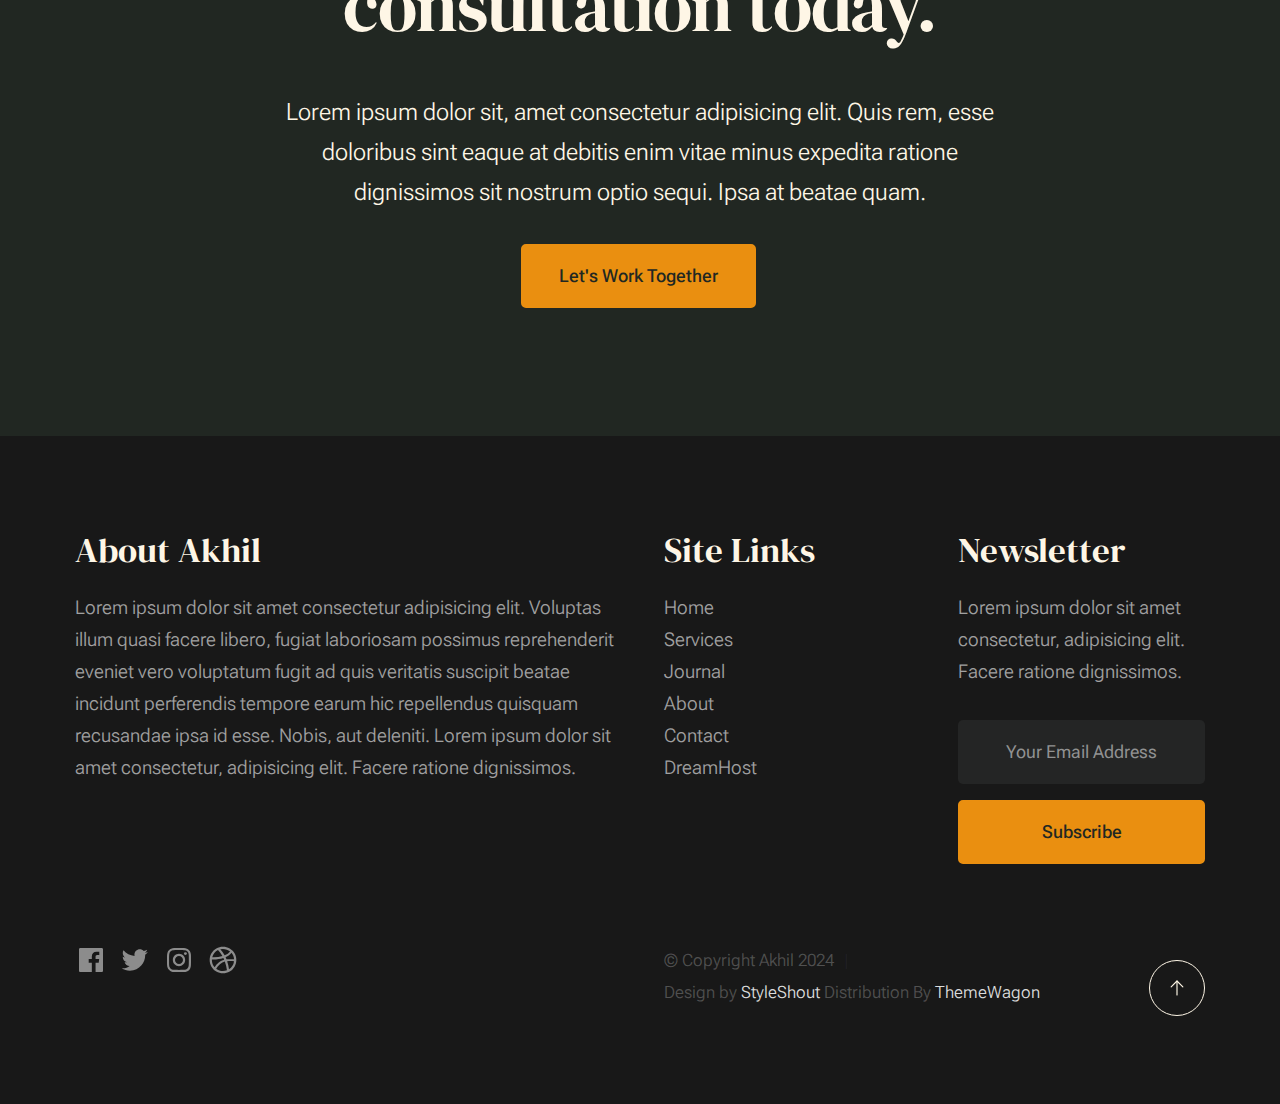
<file: blog.html>
<!DOCTYPE html>
<html lang="en" class="no-js">

<head>

    <!--- basic page needs
    ================================================== -->
    <meta charset="utf-8">
    <meta name="viewport" content="width=device-width, initial-scale=1">
    <title>Blog - Akhil</title>

    <script>
        document.documentElement.classList.remove('no-js');
        document.documentElement.classList.add('js');
    </script>

    <!-- CSS
    ================================================== -->
    <link rel="stylesheet" href="css/vendor.css">
    <link rel="stylesheet" href="css/styles.css">

    <!-- favicons
    ================================================== -->
    <link rel="apple-touch-icon" sizes="180x180" href="apple-touch-icon.png">
    <link rel="icon" type="image/png" sizes="32x32" href="favicon-32x32.png">
    <link rel="icon" type="image/png" sizes="16x16" href="favicon-16x16.png">
    <link rel="manifest" href="site.webmanifest">

</head>


<body id="top">


    <!-- preloader
    ================================================== -->
    <div id="preloader">
        <div id="loader" class="dots-fade">
            <div></div>
            <div></div>
            <div></div>
        </div>
    </div>


    <!-- page wrap
    ================================================== -->
    <div id="page" class="s-pagewrap">

        <!-- # site header 
        ================================================== -->
        <header class="s-header">

            <div class="row s-header__inner width-sixteen-col">

                <div class="s-header__block">
                    <div class="s-header__logo">
                        <a class="logo" href="index.html">
                            <img src="images/logo.svg" alt="Homepage">
                        </a>
                    </div>

                    <a class="s-header__menu-toggle" href="#0"><span>Menu</span></a>
                </div> <!-- end s-header__block -->

                <nav class="s-header__nav">

                    <ul class="s-header__menu-links">
                        <li><a href="about.html">About</a></li>
                        <li><a href="services.html">Experience</a></li>
                        <li class="current"><a href="blog.html">Projects</a></li>
                        <li><a href="contact.html">Contact</a></li>
                    </ul> <!-- s-header__menu-links -->

                    <div class="s-header__contact">
                        <a href="contact.html" class="btn btn--primary s-header__contact-btn">Let's Work Together</a>
                    </div> <!-- s-header__contact -->

                </nav> <!-- end s-header__nav -->

            </div> <!-- end s-header__inner -->

        </header> <!-- end s-header -->


        <!-- # site main content
        ================================================== -->
        <section id="content" class="s-content">

            <section class="s-pageheader pageheader">
                <div class="row">
                    <div class="column xl-12">
                        <h1 class="page-title">
                            <span class="page-title__small-type text-pretitle">My Blog</span>
                            Recent Writings
                        </h1>
                    </div>
                </div>
            </section>

            <section class="s-pagecontent pagecontent">

                <div class="row">
                    <div class="column xl-12 grid-block">

                        <!-- <div class="grid-full">         -->
                        <div class="grid-full grid-list-items">

                            <div class="grid-list-items__item blog-card">
                                <div class="blog-card__header">
                                    <div class="blog-card__cat-links">
                                        <a href="blog.html">Sponsored</a>
                                    </div>
                                    <h3 class="blog-card__title"><a href="https://www.dreamhost.com/r.cgi?287326">Need
                                            Web Hosting for Your Websites?</a></h3>
                                </div>
                                <div class="blog-card__text">
                                    <p>
                                        Need hosting for your website? We would highly recommend <a
                                            href="https://www.dreamhost.com/r.cgi?287326">DreamHost</a>.
                                        Enjoy 100% in-house support, guaranteed performance and uptime, 1-click
                                        installs, and a super-intuitive control
                                        panel to make managing your websites and projects easy. <a
                                            href="https://www.dreamhost.com/r.cgi?287326">Sign up</a> now to get
                                        started.
                                    </p>
                                </div>
                            </div> <!-- end blog-card -->
                            <div class="grid-list-items__item blog-card">
                                <div class="blog-card__header">
                                    <div class="blog-card__cat-links">
                                        <a href="blog.html">SEO</a>
                                    </div>
                                    <h3 class="blog-card__title"><a href="single.html">7 SEO Factors to Consider for
                                            Better Website Ranking</a></h3>
                                </div>
                                <div class="blog-card__text">
                                    <p>
                                        Quibusdam quis autem voluptatibus earum vel ex error ea magni. Rerum quam quos.
                                        Aut asperiores
                                        sit mollitia. Rem neque et voluptatem eos quia sed eligendi et. Eaque velit
                                        eligendi ut
                                        magnam. Cumque ducimus laborum doloribus facere maxime vel earum quidem enim
                                        suscipit.
                                    </p>
                                </div>
                            </div> <!-- end blog-card -->
                            <div class="grid-list-items__item blog-card">
                                <div class="blog-card__header">
                                    <div class="blog-card__cat-links">
                                        <a href="blog.html">Web Design</a>
                                    </div>
                                    <h3 class="blog-card__title"><a href="single.html">5 Effective Web Design
                                            Principles</a></h3>
                                </div>
                                <div class="blog-card__text">
                                    <p>
                                        Lorem ipsum dolor sit amet consectetur, adipisicing elit. Rerum ullam et laborum
                                        aperiam.
                                        Dignissimos quae voluptatibus ullam esse sapiente fugiat, rerum labore
                                        cupiditate obcaecati
                                        dolore necessitatibus id magni rem officia dolor nam sit laudantium. Quo eaque
                                        eveniet quibusdam unde.
                                    </p>
                                </div>
                            </div> <!-- end blog card -->
                            <div class="grid-list-items__item blog-card">
                                <div class="blog-card__header">
                                    <div class="blog-card__cat-links">
                                        <a href="blog.html">Productivity</a>
                                    </div>
                                    <h3 class="blog-card__title"><a href="single.html">The Advantages of Hiring a
                                            Consultant Rather Than An Employee Or An Agency</a></h3>
                                </div>
                                <div class="blog-card__text">
                                    <p>
                                        Rerum quam quos. Quibusdam quis autem voluptatibus earum vel ex error ea magni.
                                        Aut asperiores
                                        sit mollitia. Rem neque et voluptatem eos quia sed eligendi et. Eaque velit
                                        eligendi ut
                                        magnam. Cumque ducimus laborum doloribus facere maxime vel earum quidem enim
                                        suscipit.
                                    </p>
                                </div>
                            </div> <!-- end blog-card -->
                            <div class="grid-list-items__item blog-card">
                                <div class="blog-card__header">
                                    <div class="blog-card__cat-links">
                                        <a href="blog.html">Productivity</a>
                                    </div>
                                    <h3 class="blog-card__title"><a href="single.html">5 Marketing Productivity Apps for
                                            Your Team</a></h3>
                                </div>
                                <div class="blog-card__text">
                                    <p>
                                        Rerum quam quos. Quibusdam quis autem voluptatibus earum vel ex error ea magni.
                                        Aut asperiores
                                        sit mollitia. Rem neque et voluptatem eos quia sed eligendi et. Eaque velit
                                        eligendi ut
                                        magnam. Cumque ducimus laborum doloribus facere maxime vel earum quidem enim
                                        suscipit.
                                    </p>
                                </div>
                            </div> <!-- end blog-card -->
                            <div class="grid-list-items__item blog-card">
                                <div class="blog-card__header">
                                    <div class="blog-card__cat-links">
                                        <a href="blog.html">Marketing</a>
                                    </div>
                                    <h3 class="blog-card__title"><a href="single.html">How to Determine the Reach of
                                            Your Campaign</a></h3>
                                </div>
                                <div class="blog-card__text">
                                    <p>
                                        Quibusdam quis autem voluptatibus earum vel ex error ea magni. Rerum quam quos.
                                        Aut asperiores
                                        sit mollitia. Rem neque et voluptatem eos quia sed eligendi et. Eaque velit
                                        eligendi ut
                                        magnam. Cumque ducimus laborum doloribus facere maxime vel earum quidem enim
                                        suscipit.
                                    </p>
                                </div>
                            </div> <!-- end blog-card -->
                            <div class="grid-list-items__item blog-card">
                                <div class="blog-card__header">
                                    <div class="blog-card__cat-links">
                                        <a href="blog.html">SEO</a>
                                    </div>
                                    <h3 class="blog-card__title"><a href="single.html">The Complete Guide to
                                            Redirects</a></h3>
                                </div>
                                <div class="blog-card__text">
                                    <p>
                                        Eaque velit eligendi ut magnam.Quibusdam quis autem voluptatibus earum vel
                                        ex error ea magni. Rerum quam quos. Aut asperiores sit mollitia. Rem neque et
                                        voluptatem eos quia sed eligendi et. Cumque ducimus laborum doloribus facere
                                        maxime
                                        vel earum quidem enim suscipit.
                                    </p>
                                </div>
                            </div> <!-- end blog card -->
                            <div class="grid-list-items__item blog-card">
                                <div class="blog-card__header">
                                    <div class="blog-card__cat-links">
                                        <a href="blog.html">SEO</a>
                                    </div>
                                    <h3 class="blog-card__title"><a href="single.html">What Backlinks Are & Why They Are
                                            Important for SEO</a></h3>
                                </div>
                                <div class="blog-card__text">
                                    <p>
                                        Quibusdam quis autem voluptatibus earum vel ex error ea magni. Rerum quam quos.
                                        Aut asperiores
                                        sit mollitia. Rem neque et voluptatem eos quia sed eligendi et. Eaque velit
                                        eligendi ut
                                        magnam. Cumque ducimus laborum doloribus facere maxime vel earum quidem enim
                                        suscipit.
                                    </p>
                                </div>
                            </div> <!-- end blog-card -->
                            <div class="grid-list-items__item blog-card">
                                <div class="blog-card__header">
                                    <div class="blog-card__cat-links">
                                        <a href="blog.html">Marketing</a>
                                    </div>
                                    <h3 class="blog-card__title"><a href="single.html">Why Is Data-Driven Marketing
                                            Important?</a></h3>
                                </div>
                                <div class="blog-card__text">
                                    <p>
                                        Rerum quam quos. Quibusdam quis autem voluptatibus earum vel ex error ea magni.
                                        Aut asperiores
                                        sit mollitia. Rem neque et voluptatem eos quia sed eligendi et. Eaque velit
                                        eligendi ut
                                        magnam. Cumque ducimus laborum doloribus facere maxime vel earum quidem enim
                                        suscipit.
                                    </p>
                                </div>
                            </div> <!-- end blog card -->
                            <div class="grid-list-items__item blog-card">
                                <div class="blog-card__header">
                                    <div class="blog-card__cat-links">
                                        <a href="blog.html">Marketing</a>
                                    </div>
                                    <h3 class="blog-card__title"><a href="single.html">How to Develop Successful
                                            Marketing Strategies</a></h3>
                                </div>
                                <div class="blog-card__text">
                                    <p>
                                        Quibusdam quis autem voluptatibus earum vel ex error ea magni. Rerum quam quos.
                                        Aut asperiores
                                        sit mollitia. Rem neque et voluptatem eos quia sed eligendi et. Eaque velit
                                        eligendi ut
                                        magnam. Cumque ducimus laborum doloribus facere maxime vel earum quidem enim
                                        suscipit.
                                    </p>
                                </div>
                            </div> <!-- end blog-card -->
                            <div class="grid-list-items__item blog-card">
                                <div class="blog-card__header">
                                    <div class="blog-card__cat-links">
                                        <a href="blog.html">Keyword Research</a>
                                    </div>
                                    <h3 class="blog-card__title"><a href="single.html">What Exactly Are Keywords? How to
                                            Make Use of Them for SEO</a></h3>
                                </div>
                                <div class="blog-card__text">
                                    <p>
                                        Rem neque et voluptatem eos quia sed eligendi et. Quibusdam quis autem
                                        voluptatibus earum vel ex error ea magni.
                                        Rerum quam quos. Aut asperiores sit mollitia. Eaque velit eligendi ut
                                        magnam. Cumque ducimus laborum doloribus facere maxime vel earum quidem enim
                                        suscipit.
                                    </p>
                                </div>
                            </div> <!-- end blog-card -->
                            <div class="grid-list-items__item blog-card">
                                <div class="blog-card__header">
                                    <div class="blog-card__cat-links">
                                        <a href="blog.html">Sponsored</a>
                                    </div>
                                    <h3 class="blog-card__title"><a href="https://www.dreamhost.com/r.cgi?287326">Need
                                            Web Hosting for Your Websites?</a></h3>
                                </div>
                                <div class="blog-card__text">
                                    <p>
                                        Need hosting for your website? We would highly recommend <a
                                            href="https://www.dreamhost.com/r.cgi?287326">DreamHost</a>.
                                        Enjoy 100% in-house support, guaranteed performance and uptime, 1-click
                                        installs, and a super-intuitive control
                                        panel to make managing your websites and projects easy. <a
                                            href="https://www.dreamhost.com/r.cgi?287326">Sign up</a> now to get
                                        started.
                                    </p>
                                </div>
                            </div> <!-- end blog card -->

                        </div> <!-- grid-list-items -->
                        <!-- </div>     -->

                    </div> <!-- end grid-block-->
                </div> <!-- end row -->

                <!-- pagination -->
                <div class="row navigation pagination">
                    <div class="column xl-12">
                        <nav class="pgn">
                            <ul>
                                <li>
                                    <a class="pgn__prev" href="#0">
                                        <svg xmlns="http://www.w3.org/2000/svg" width="24" height="24"
                                            viewBox="0 0 24 24">
                                            <path
                                                d="M12.707 17.293L8.414 13H18v-2H8.414l4.293-4.293-1.414-1.414L4.586 12l6.707 6.707z" />
                                        </svg>
                                    </a>
                                </li>
                                <li><a class="pgn__num" href="#0">1</a></li>
                                <li><span class="pgn__num current">2</span></li>
                                <li><a class="pgn__num" href="#0">3</a></li>
                                <li><a class="pgn__num" href="#0">4</a></li>
                                <li><a class="pgn__num" href="#0">5</a></li>
                                <li><span class="pgn__num dots">…</span></li>
                                <li><a class="pgn__num" href="#0">8</a></li>
                                <li>
                                    <a class="pgn__next" href="#0">
                                        <svg xmlns="http://www.w3.org/2000/svg" width="24" height="24"
                                            viewBox="0 0 24 24">
                                            <path
                                                d="M11.293 17.293l1.414 1.414L19.414 12l-6.707-6.707-1.414 1.414L15.586 11H6v2h9.586z" />
                                        </svg>
                                    </a>
                                </li>
                            </ul>
                        </nav>
                    </div> <!-- end column -->
                </div> <!-- end pagination -->

            </section>

        </section> <!-- s-content-->

        <!-- # cta
        ================================================== -->
        <section id="cta" class="s-cta">

            <div class="row row-x-center text-center">
                <div class="column xl-8 lg-12">

                    <div class="s-cta__content">
                        <h2 class="text-display-title">
                            Get started with a consultation today.
                        </h2>
                        <p class="lead">
                            Lorem ipsum dolor sit, amet consectetur adipisicing elit. Quis rem, esse doloribus sint
                            eaque at debitis enim vitae minus expedita ratione dignissimos sit nostrum optio sequi. Ipsa
                            at beatae quam.
                        </p>
                        <a href="contact.html" class="btn btn--primary">Let's Work Together</a>
                    </div>

                </div>
            </div>

        </section> <!-- end s-cta -->


        <!-- # footer 
        ================================================== -->
        <footer class="s-footer">
            <div class="row s-footer__content">
                <div class="column xl-6 lg-6 md-12 s-footer__block s-footer__about">
                    <h3>About Akhil</h3>
                    <p>
                        Lorem ipsum dolor sit amet consectetur adipisicing elit. Voluptas illum quasi facere libero,
                        fugiat laboriosam possimus reprehenderit eveniet vero voluptatum fugit ad quis veritatis
                        suscipit beatae
                        incidunt perferendis tempore earum hic repellendus quisquam recusandae ipsa id esse. Nobis, aut
                        deleniti.
                        Lorem ipsum dolor sit amet consectetur, adipisicing elit. Facere ratione dignissimos.
                    </p>
                </div>
                <div class="column xl-3 lg-6 md-12 s-footer__block s-footer__site-links">
                    <h3>Site Links</h3>
                    <ul class="link-list">
                        <li><a href="index.html">Home</a></li>
                        <li><a href="services.html">Services</a></li>
                        <li><a href="blog.html">Journal</a></li>
                        <li><a href="about.html">About</a></li>
                        <li><a href="contact.html">Contact</a></li>
                        <li><a href="https://www.dreamhost.com/r.cgi?287326">DreamHost</a></li>
                    </ul>
                </div>
                <div class="column xl-3 lg-6 md-12 tab-12 s-footer__block s-footer__newsletter">
                    <h3>Newsletter</h3>

                    <p>
                        Lorem ipsum dolor sit amet consectetur, adipisicing elit. Facere ratione dignissimos.
                    </p>

                    <div class="subscribe-form">
                        <form id="mc-form" class="mc-form">
                            <input type="email" name="EMAIL" id="mce-EMAIL" class="u-fullwidth text-center"
                                placeholder="Your Email Address"
                                title="The domain portion of the email address is invalid (the portion after the @)."
                                pattern="^([^\x00-\x20\x22\x28\x29\x2c\x2e\x3a-\x3c\x3e\x40\x5b-\x5d\x7f-\xff]+|\x22([^\x0d\x22\x5c\x80-\xff]|\x5c[\x00-\x7f])*\x22)(\x2e([^\x00-\x20\x22\x28\x29\x2c\x2e\x3a-\x3c\x3e\x40\x5b-\x5d\x7f-\xff]+|\x22([^\x0d\x22\x5c\x80-\xff]|\x5c[\x00-\x7f])*\x22))*\x40([^\x00-\x20\x22\x28\x29\x2c\x2e\x3a-\x3c\x3e\x40\x5b-\x5d\x7f-\xff]+|\x5b([^\x0d\x5b-\x5d\x80-\xff]|\x5c[\x00-\x7f])*\x5d)(\x2e([^\x00-\x20\x22\x28\x29\x2c\x2e\x3a-\x3c\x3e\x40\x5b-\x5d\x7f-\xff]+|\x5b([^\x0d\x5b-\x5d\x80-\xff]|\x5c[\x00-\x7f])*\x5d))*(\.\w{2,})+$"
                                required>
                            <input type="submit" name="subscribe" value="Subscribe"
                                class="btn btn--primary btn--small u-fullwidth">
                            <!-- <div style="position: absolute; left: -5000px;" aria-hidden="true"><input type="text" name="b_cdb7b577e41181934ed6a6a44_9a91cfe7b3" tabindex="-1" value=""></div> -->
                            <div class="mc-status"></div>
                        </form>
                    </div>
                </div>
            </div>

            <div class="row s-footer__bottom">
                <div class="column xl-6 lg-12">
                    <ul class="s-footer__social social-list">
                        <li>
                            <a href="#0">
                                <svg xmlns="http://www.w3.org/2000/svg" width="24" height="24" viewBox="0 0 24 24"
                                    style="fill:rgba(0, 0, 0, 1);transform:;-ms-filter:">
                                    <path
                                        d="M20,3H4C3.447,3,3,3.448,3,4v16c0,0.552,0.447,1,1,1h8.615v-6.96h-2.338v-2.725h2.338v-2c0-2.325,1.42-3.592,3.5-3.592 c0.699-0.002,1.399,0.034,2.095,0.107v2.42h-1.435c-1.128,0-1.348,0.538-1.348,1.325v1.735h2.697l-0.35,2.725h-2.348V21H20 c0.553,0,1-0.448,1-1V4C21,3.448,20.553,3,20,3z">
                                    </path>
                                </svg>
                                <span class="u-screen-reader-text">Facebook</span>
                            </a>
                        </li>
                        <li>
                            <a href="#0">
                                <svg xmlns="http://www.w3.org/2000/svg" width="24" height="24" viewBox="0 0 24 24"
                                    style="fill:rgba(0, 0, 0, 1);transform:;-ms-filter:">
                                    <path
                                        d="M19.633,7.997c0.013,0.175,0.013,0.349,0.013,0.523c0,5.325-4.053,11.461-11.46,11.461c-2.282,0-4.402-0.661-6.186-1.809 c0.324,0.037,0.636,0.05,0.973,0.05c1.883,0,3.616-0.636,5.001-1.721c-1.771-0.037-3.255-1.197-3.767-2.793 c0.249,0.037,0.499,0.062,0.761,0.062c0.361,0,0.724-0.05,1.061-0.137c-1.847-0.374-3.23-1.995-3.23-3.953v-0.05 c0.537,0.299,1.16,0.486,1.82,0.511C3.534,9.419,2.823,8.184,2.823,6.787c0-0.748,0.199-1.434,0.548-2.032 c1.983,2.443,4.964,4.04,8.306,4.215c-0.062-0.3-0.1-0.611-0.1-0.923c0-2.22,1.796-4.028,4.028-4.028 c1.16,0,2.207,0.486,2.943,1.272c0.91-0.175,1.782-0.512,2.556-0.973c-0.299,0.935-0.936,1.721-1.771,2.22 c0.811-0.088,1.597-0.312,2.319-0.624C21.104,6.712,20.419,7.423,19.633,7.997z">
                                    </path>
                                </svg>
                                <span class="u-screen-reader-text">Twitter</span>
                            </a>
                        </li>
                        <li>
                            <a href="#0">
                                <svg xmlns="http://www.w3.org/2000/svg" width="24" height="24" viewBox="0 0 24 24"
                                    style="fill:rgba(0, 0, 0, 1);transform:;-ms-filter:">
                                    <path
                                        d="M11.999,7.377c-2.554,0-4.623,2.07-4.623,4.623c0,2.554,2.069,4.624,4.623,4.624c2.552,0,4.623-2.07,4.623-4.624 C16.622,9.447,14.551,7.377,11.999,7.377L11.999,7.377z M11.999,15.004c-1.659,0-3.004-1.345-3.004-3.003 c0-1.659,1.345-3.003,3.004-3.003s3.002,1.344,3.002,3.003C15.001,13.659,13.658,15.004,11.999,15.004L11.999,15.004z">
                                    </path>
                                    <circle cx="16.806" cy="7.207" r="1.078"></circle>
                                    <path
                                        d="M20.533,6.111c-0.469-1.209-1.424-2.165-2.633-2.632c-0.699-0.263-1.438-0.404-2.186-0.42 c-0.963-0.042-1.268-0.054-3.71-0.054s-2.755,0-3.71,0.054C7.548,3.074,6.809,3.215,6.11,3.479C4.9,3.946,3.945,4.902,3.477,6.111 c-0.263,0.7-0.404,1.438-0.419,2.186c-0.043,0.962-0.056,1.267-0.056,3.71c0,2.442,0,2.753,0.056,3.71 c0.015,0.748,0.156,1.486,0.419,2.187c0.469,1.208,1.424,2.164,2.634,2.632c0.696,0.272,1.435,0.426,2.185,0.45 c0.963,0.042,1.268,0.055,3.71,0.055s2.755,0,3.71-0.055c0.747-0.015,1.486-0.157,2.186-0.419c1.209-0.469,2.164-1.424,2.633-2.633 c0.263-0.7,0.404-1.438,0.419-2.186c0.043-0.962,0.056-1.267,0.056-3.71s0-2.753-0.056-3.71C20.941,7.57,20.801,6.819,20.533,6.111z M19.315,15.643c-0.007,0.576-0.111,1.147-0.311,1.688c-0.305,0.787-0.926,1.409-1.712,1.711c-0.535,0.199-1.099,0.303-1.67,0.311 c-0.95,0.044-1.218,0.055-3.654,0.055c-2.438,0-2.687,0-3.655-0.055c-0.569-0.007-1.135-0.112-1.669-0.311 c-0.789-0.301-1.414-0.923-1.719-1.711c-0.196-0.534-0.302-1.099-0.311-1.669c-0.043-0.95-0.053-1.218-0.053-3.654 c0-2.437,0-2.686,0.053-3.655c0.007-0.576,0.111-1.146,0.311-1.687c0.305-0.789,0.93-1.41,1.719-1.712 c0.534-0.198,1.1-0.303,1.669-0.311c0.951-0.043,1.218-0.055,3.655-0.055c2.437,0,2.687,0,3.654,0.055 c0.571,0.007,1.135,0.112,1.67,0.311c0.786,0.303,1.407,0.925,1.712,1.712c0.196,0.534,0.302,1.099,0.311,1.669 c0.043,0.951,0.054,1.218,0.054,3.655c0,2.436,0,2.698-0.043,3.654H19.315z">
                                    </path>
                                </svg>
                                <span class="u-screen-reader-text">Instagram</span>
                            </a>
                        </li>
                        <li>
                            <a href="#0">
                                <svg xmlns="http://www.w3.org/2000/svg" width="24" height="24" viewBox="0 0 24 24"
                                    style="fill: rgba(0, 0, 0, 1);transform: ;msFilter:;">
                                    <path
                                        d="M20.66 6.98a9.932 9.932 0 0 0-3.641-3.64C15.486 2.447 13.813 2 12 2s-3.486.447-5.02 1.34c-1.533.893-2.747 2.107-3.64 3.64S2 10.187 2 12s.446 3.487 1.34 5.02a9.924 9.924 0 0 0 3.641 3.64C8.514 21.553 10.187 22 12 22s3.486-.447 5.02-1.34a9.932 9.932 0 0 0 3.641-3.64C21.554 15.487 22 13.813 22 12s-.446-3.487-1.34-5.02zM12 3.66c2 0 3.772.64 5.32 1.919-.92 1.174-2.286 2.14-4.1 2.9-1.002-1.813-2.088-3.327-3.261-4.54A7.715 7.715 0 0 1 12 3.66zM5.51 6.8a8.116 8.116 0 0 1 2.711-2.22c1.212 1.201 2.325 2.7 3.34 4.5-2 .6-4.114.9-6.341.9-.573 0-1.006-.013-1.3-.04A8.549 8.549 0 0 1 5.51 6.8zM3.66 12c0-.054.003-.12.01-.2.007-.08.01-.146.01-.2.254.014.641.02 1.161.02 2.666 0 5.146-.367 7.439-1.1.187.373.381.793.58 1.26-1.32.293-2.674 1.006-4.061 2.14S6.4 16.247 5.76 17.5c-1.4-1.587-2.1-3.42-2.1-5.5zM12 20.34c-1.894 0-3.594-.587-5.101-1.759.601-1.187 1.524-2.322 2.771-3.401 1.246-1.08 2.483-1.753 3.71-2.02a29.441 29.441 0 0 1 1.56 6.62 8.166 8.166 0 0 1-2.94.56zm7.08-3.96a8.351 8.351 0 0 1-2.58 2.621c-.24-2.08-.7-4.107-1.379-6.081.932-.066 1.765-.1 2.5-.1.799 0 1.686.034 2.659.1a8.098 8.098 0 0 1-1.2 3.46zm-1.24-5c-1.16 0-2.233.047-3.22.14a27.053 27.053 0 0 0-.68-1.62c2.066-.906 3.532-2.006 4.399-3.3 1.2 1.414 1.854 3.027 1.96 4.84-.812-.04-1.632-.06-2.459-.06z">
                                    </path>
                                </svg>
                                <span class="u-screen-reader-text">Dribbble</span>
                            </a>
                        </li>
                    </ul> <!-- end s-footer__social -->
                </div>
                <div class="column xl-6 lg-12">
                    <p class="ss-copyright">
                        <span>© Copyright Akhil 2024</span>
                        <span>Design by <a href="https://www.styleshout.com/">StyleShout</a> Distribution By <a
                                href="https://themewagon.com">ThemeWagon</a></span>
                    </p>
                </div>

                <div class="ss-go-top">
                    <a class="smoothscroll" title="Back to Top" href="#top">
                        <svg xmlns="http://www.w3.org/2000/svg" viewBox="0 0 24 24" width="36" height="36" fill="none"
                            stroke="#ffffff" stroke-width="1" stroke-linecap="round" stroke-linejoin="round">&lt;!--!
                            Atomicons Free 1.00 by @atisalab License - https://atomicons.com/license/ (Icons: CC BY 4.0)
                            Copyright 2021 Atomicons --&gt;<polyline points="17 11 12 6 7 11"></polyline>
                            <line x1="12" y1="18" x2="12" y2="6"></line>
                        </svg>
                    </a>
                </div> <!-- end ss-go-top -->
            </div>

        </footer> <!-- end s-footer -->

    </div> <!-- end page-wrap -->

    <!-- Java Script
    ================================================== -->
    <script src="js/plugins.js"></script>
    <script src="js/main.js"></script>

</body>

</html>
</file>
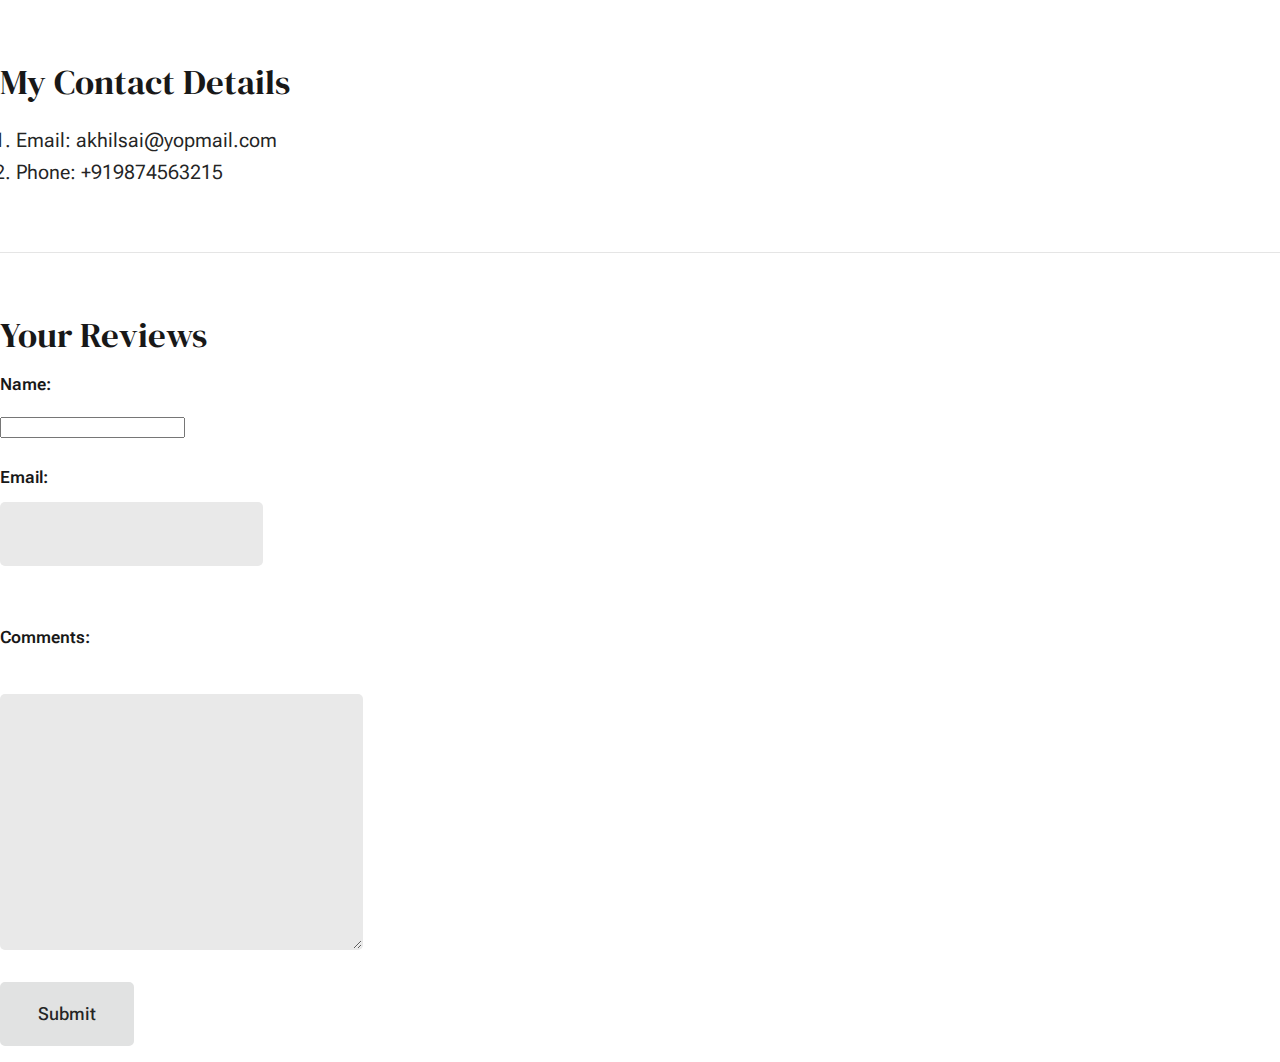
<file: Contact-Details.html>
<!DOCTYPE html>
<html lang="en" dir="ltr">

<head>
  <meta charset="utf-8">
  <title>My Contact Details</title>
  <link rel="stylesheet" href="css/styles.css">
</head>

<body>
  <h3>My Contact Details</h3>
  <ol>
    <li>Email: akhilsai@yopmail.com</li>
    <li>Phone: +919874563215</li>
  </ol>
  <hr>
  <h3>Your Reviews</h3>
  <form action="mailto:akhilsai@yopmail.com" method="post" enctype="text/plain">
    <label>Name:</label>
    <input type="Name" name="Name" value=""><br>
    <label>Email:</label>
    <input type="email" name="Email" value=""><br>
    <label>Comments:</label><br>
    <textarea name="Comments" rows="10" cols="30"></textarea>
    <input type="submit" name=value="">

  </form>
</body>

</html>
</file>
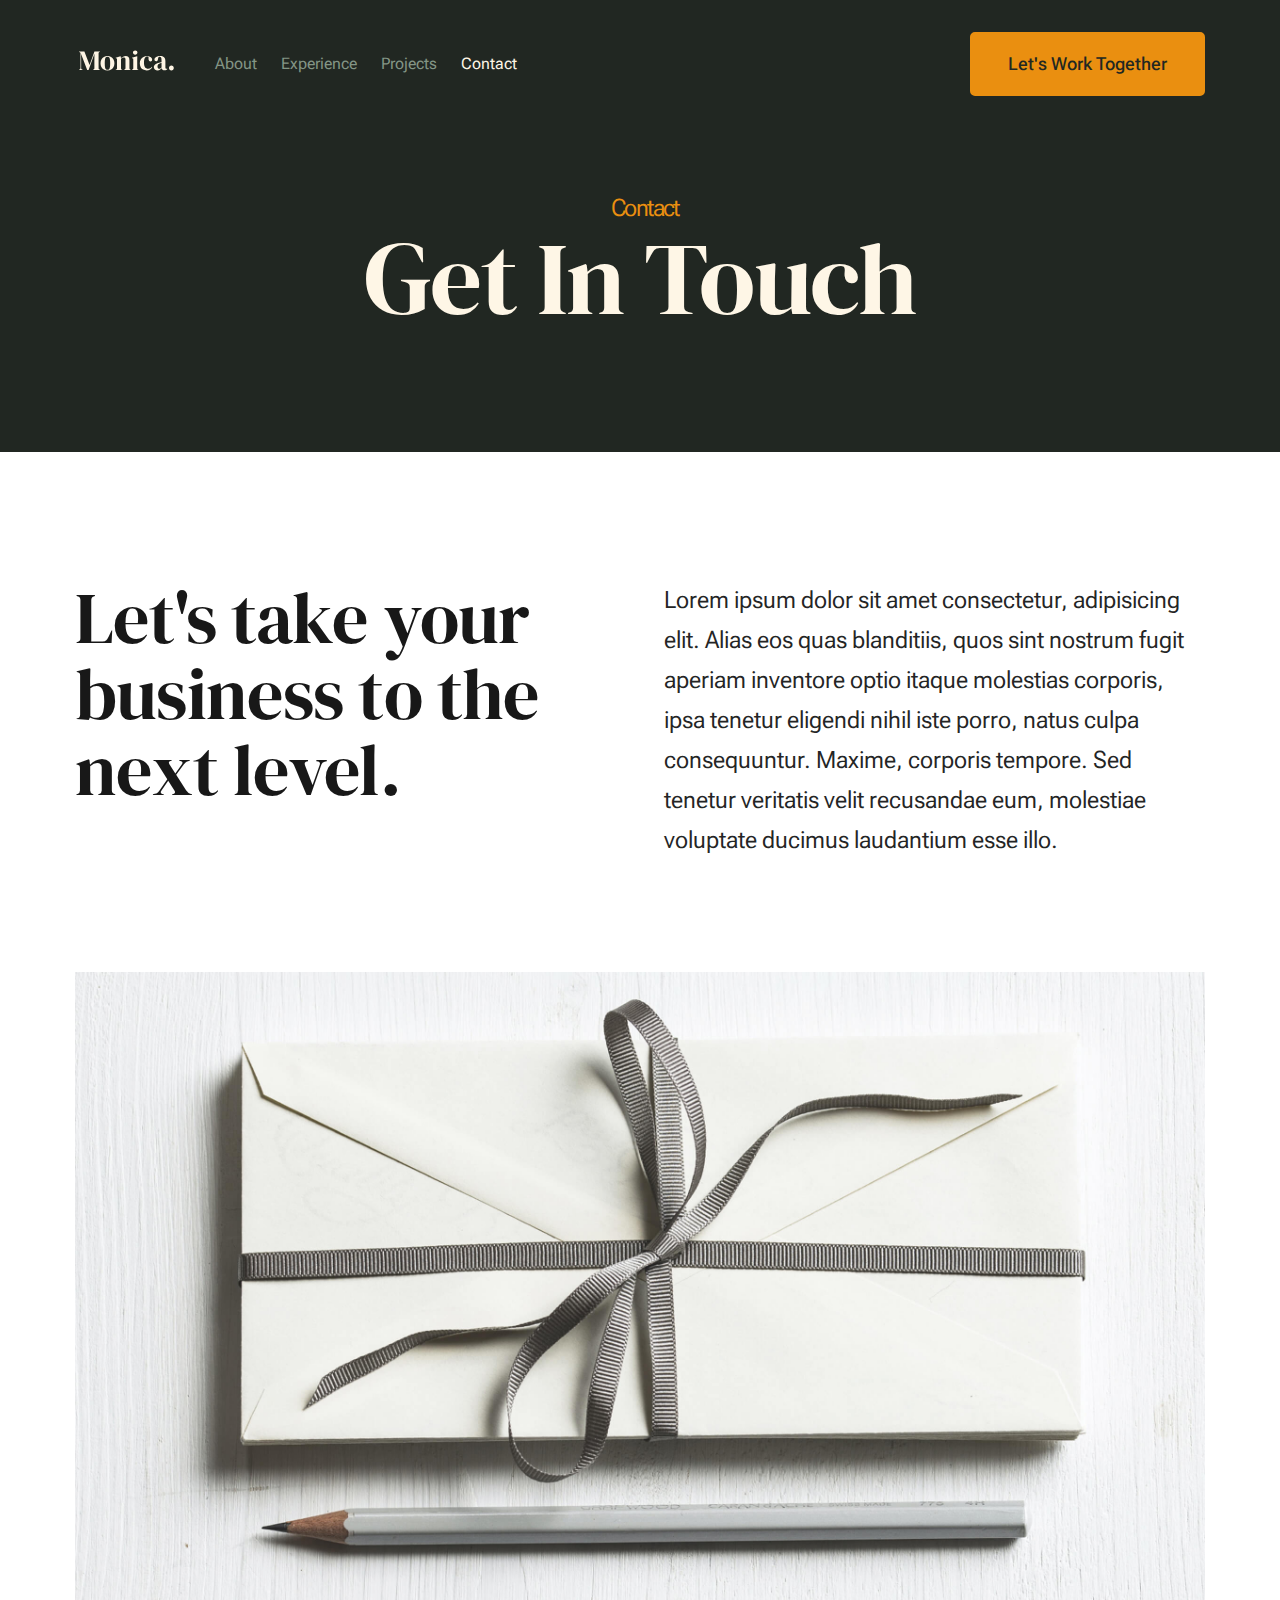
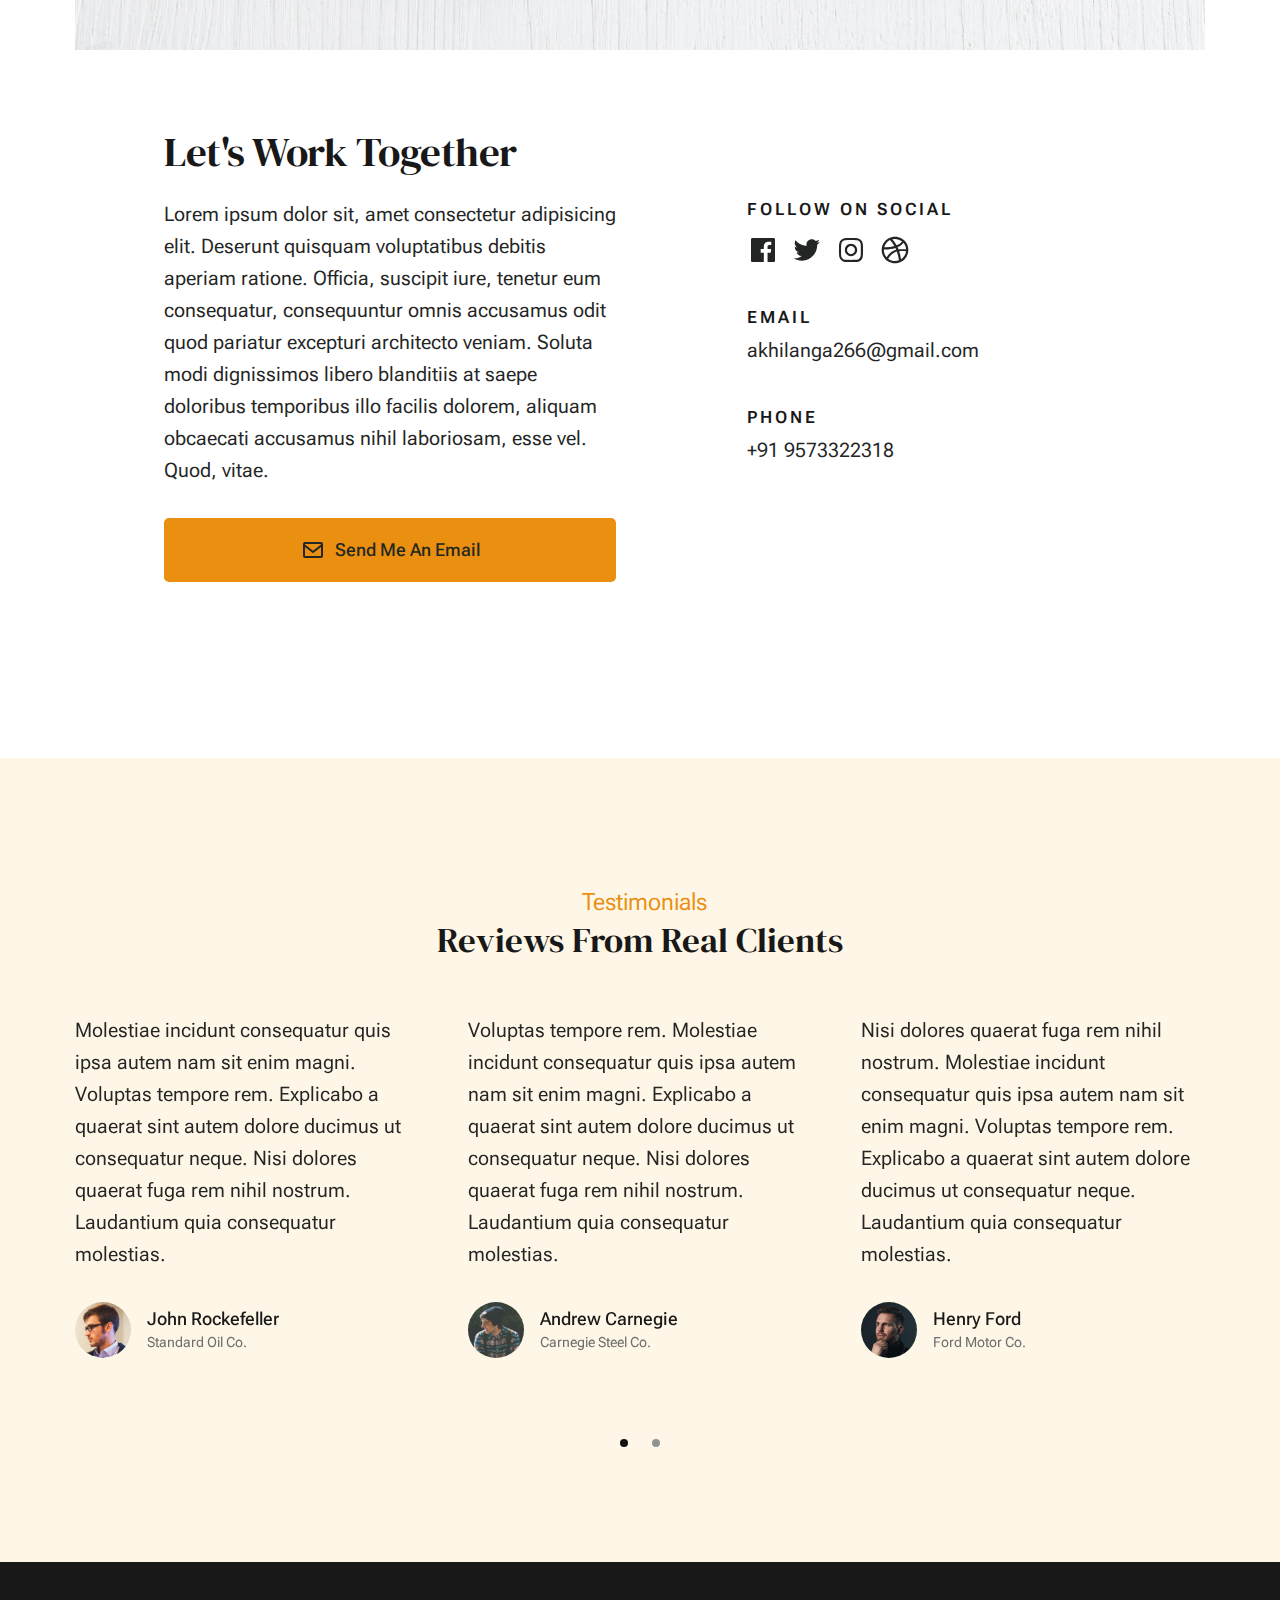
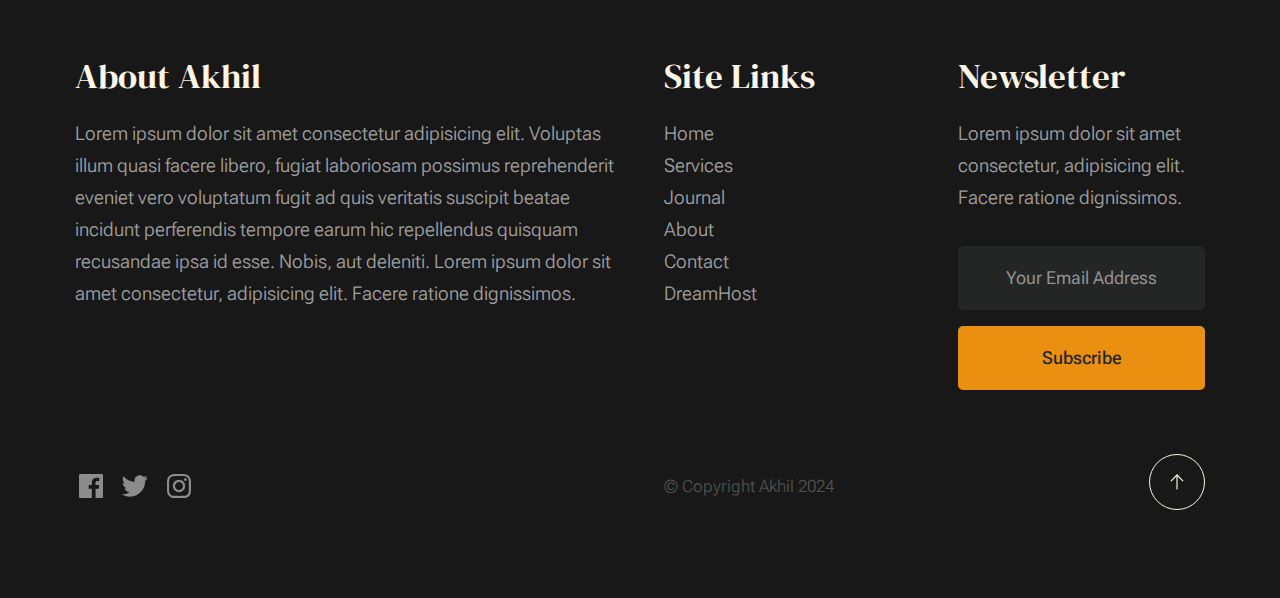
<file: contact.html>
<!DOCTYPE html>
<html lang="en" class="no-js">

<head>

    <!--- basic page needs
    ================================================== -->
    <meta charset="utf-8">
    <meta name="viewport" content="width=device-width, initial-scale=1">
    <title>Contact - Akhil</title>

    <script>
        document.documentElement.classList.remove('no-js');
        document.documentElement.classList.add('js');
    </script>

    <!-- CSS
    ================================================== -->
    <link rel="stylesheet" href="css/vendor.css">
    <link rel="stylesheet" href="css/styles.css">

    <!-- favicons
    ================================================== -->
    <link rel="apple-touch-icon" sizes="180x180" href="apple-touch-icon.png">
    <link rel="icon" type="image/png" sizes="32x32" href="favicon-32x32.png">
    <link rel="icon" type="image/png" sizes="16x16" href="favicon-16x16.png">
    <link rel="manifest" href="site.webmanifest">

</head>


<body id="top">


    <!-- preloader
    ================================================== -->
    <div id="preloader">
        <div id="loader" class="dots-fade">
            <div></div>
            <div></div>
            <div></div>
        </div>
    </div>


    <!-- page wrap
    ================================================== -->
    <div id="page" class="s-pagewrap">


        <!-- # site header 
        ================================================== -->
        <header class="s-header">
            <div class="row s-header__inner width-sixteen-col">

                <div class="s-header__block">
                    <div class="s-header__logo">
                        <a class="logo" href="index.html">
                            <img src="images/logo.svg" alt="Homepage">
                        </a>
                    </div>

                    <a class="s-header__menu-toggle" href="#0"><span>Menu</span></a>
                </div> <!-- end s-header__block -->

                <nav class="s-header__nav">

                    <ul class="s-header__menu-links">
                        <li><a href="about.html">About</a></li>
                        <li><a href="services.html">Experience</a></li>
                        <li><a href="blog.html">Projects</a></li>
                        <li class="current"><a href="contact.html">Contact</a></li>
                    </ul> <!-- s-header__menu-links -->

                    <div class="s-header__contact">
                        <a href="contact.html" class="btn btn--primary s-header__contact-btn">Let's Work Together</a>
                    </div> <!-- s-header__contact -->

                </nav> <!-- end s-header__nav -->

            </div> <!-- end s-header__inner -->
        </header> <!-- end s-header -->


        <!-- # site main content
        ================================================== -->
        <section id="content" class="s-content">

            <section class="s-pageheader pageheader">
                <div class="row">
                    <div class="column xl-12">
                        <h1 class="page-title">
                            <span class="page-title__small-type text-pretitle">Contact</span>
                            Get In Touch
                        </h1>
                    </div>
                </div>
            </section> <!--pageheader -->

            <section class="s-pagecontent pagecontent">

                <div class="row pageintro">
                    <div class="column xl-6 lg-12">
                        <h2 class="text-display-title">Let's take your business to the next level.</h2>
                    </div>
                    <div class="column xl-6 lg-12 u-flexitem-x-right">
                        <p class="lead">
                            Lorem ipsum dolor sit amet consectetur, adipisicing elit. Alias eos quas blanditiis, quos
                            sint nostrum fugit aperiam
                            inventore optio itaque molestias corporis, ipsa tenetur eligendi nihil iste porro, natus
                            culpa consequuntur. Maxime,
                            corporis tempore. Sed tenetur veritatis velit recusandae eum, molestiae voluptate ducimus
                            laudantium esse illo.
                        </p>
                    </div>
                </div> <!-- pageintro -->

                <div class="row pagemedia">
                    <d class="column xl-12">
                        <figure class="page-media">
                            <img src="images/thumbs/contact/contact-1200.jpg" srcset="images/thumbs/contact/contact-2400.jpg 2400w, 
                                             images/thumbs/contact/contact-1200.jpg 1200w, 
                                             images/thumbs/contact/contact-600.jpg 600w"
                                sizes="(max-width: 2400px) 100vw, 2400px" alt="">
                        </figure>
                    </d>
                </div> <!-- pagemedia -->

                <div class="row width-narrower pagemain">
                    <div class="column xl-12">
                        <h2>Let's Work Together</h2>

                        <div class="row">
                            <div class="column xl-6 md-12 contact-cta">
                                <p>
                                    Lorem ipsum dolor sit, amet consectetur adipisicing elit. Deserunt quisquam
                                    voluptatibus debitis aperiam ratione. Officia,
                                    suscipit iure, tenetur eum consequatur, consequuntur omnis accusamus odit quod
                                    pariatur excepturi architecto veniam. Soluta
                                    modi dignissimos libero blanditiis at saepe doloribus temporibus illo facilis
                                    dolorem, aliquam obcaecati accusamus nihil
                                    laboriosam, esse vel. Quod, vitae.
                                </p>

                                <a href="mailto:#0" class="btn btn--primary u-fullwidth contact-btn">
                                    <svg xmlns="http://www.w3.org/2000/svg" width="24" height="24" viewBox="0 0 24 24"
                                        style="fill: rgba(0, 0, 0, 1);transform: ;msFilter:;">
                                        <path
                                            d="M20 4H4c-1.103 0-2 .897-2 2v12c0 1.103.897 2 2 2h16c1.103 0 2-.897 2-2V6c0-1.103-.897-2-2-2zm0 2v.511l-8 6.223-8-6.222V6h16zM4 18V9.044l7.386 5.745a.994.994 0 0 0 1.228 0L20 9.044 20.002 18H4z">
                                        </path>
                                    </svg>
                                    Send Me An Email
                                </a>
                            </div>
                            <div class="column xl-5 md-12 u-flexitem-x-right">

                                <div class="contact-block">
                                    <h6>Follow On Social</h6>
                                    <ul class="contact-social social-list">
                                        <li>
                                            <a href="#0">
                                                <svg xmlns="http://www.w3.org/2000/svg" width="24" height="24"
                                                    viewBox="0 0 24 24"
                                                    style="fill:rgba(0, 0, 0, 1);transform:;-ms-filter:">
                                                    <path
                                                        d="M20,3H4C3.447,3,3,3.448,3,4v16c0,0.552,0.447,1,1,1h8.615v-6.96h-2.338v-2.725h2.338v-2c0-2.325,1.42-3.592,3.5-3.592 c0.699-0.002,1.399,0.034,2.095,0.107v2.42h-1.435c-1.128,0-1.348,0.538-1.348,1.325v1.735h2.697l-0.35,2.725h-2.348V21H20 c0.553,0,1-0.448,1-1V4C21,3.448,20.553,3,20,3z">
                                                    </path>
                                                </svg>
                                                <span class="u-screen-reader-text">Facebook</span>
                                            </a>
                                        </li>
                                        <li>
                                            <a href="#0">
                                                <svg xmlns="http://www.w3.org/2000/svg" width="24" height="24"
                                                    viewBox="0 0 24 24"
                                                    style="fill:rgba(0, 0, 0, 1);transform:;-ms-filter:">
                                                    <path
                                                        d="M19.633,7.997c0.013,0.175,0.013,0.349,0.013,0.523c0,5.325-4.053,11.461-11.46,11.461c-2.282,0-4.402-0.661-6.186-1.809 c0.324,0.037,0.636,0.05,0.973,0.05c1.883,0,3.616-0.636,5.001-1.721c-1.771-0.037-3.255-1.197-3.767-2.793 c0.249,0.037,0.499,0.062,0.761,0.062c0.361,0,0.724-0.05,1.061-0.137c-1.847-0.374-3.23-1.995-3.23-3.953v-0.05 c0.537,0.299,1.16,0.486,1.82,0.511C3.534,9.419,2.823,8.184,2.823,6.787c0-0.748,0.199-1.434,0.548-2.032 c1.983,2.443,4.964,4.04,8.306,4.215c-0.062-0.3-0.1-0.611-0.1-0.923c0-2.22,1.796-4.028,4.028-4.028 c1.16,0,2.207,0.486,2.943,1.272c0.91-0.175,1.782-0.512,2.556-0.973c-0.299,0.935-0.936,1.721-1.771,2.22 c0.811-0.088,1.597-0.312,2.319-0.624C21.104,6.712,20.419,7.423,19.633,7.997z">
                                                    </path>
                                                </svg>
                                                <span class="u-screen-reader-text">Twitter</span>
                                            </a>
                                        </li>
                                        <li>
                                            <a href="#0">
                                                <svg xmlns="http://www.w3.org/2000/svg" width="24" height="24"
                                                    viewBox="0 0 24 24"
                                                    style="fill:rgba(0, 0, 0, 1);transform:;-ms-filter:">
                                                    <path
                                                        d="M11.999,7.377c-2.554,0-4.623,2.07-4.623,4.623c0,2.554,2.069,4.624,4.623,4.624c2.552,0,4.623-2.07,4.623-4.624 C16.622,9.447,14.551,7.377,11.999,7.377L11.999,7.377z M11.999,15.004c-1.659,0-3.004-1.345-3.004-3.003 c0-1.659,1.345-3.003,3.004-3.003s3.002,1.344,3.002,3.003C15.001,13.659,13.658,15.004,11.999,15.004L11.999,15.004z">
                                                    </path>
                                                    <circle cx="16.806" cy="7.207" r="1.078"></circle>
                                                    <path
                                                        d="M20.533,6.111c-0.469-1.209-1.424-2.165-2.633-2.632c-0.699-0.263-1.438-0.404-2.186-0.42 c-0.963-0.042-1.268-0.054-3.71-0.054s-2.755,0-3.71,0.054C7.548,3.074,6.809,3.215,6.11,3.479C4.9,3.946,3.945,4.902,3.477,6.111 c-0.263,0.7-0.404,1.438-0.419,2.186c-0.043,0.962-0.056,1.267-0.056,3.71c0,2.442,0,2.753,0.056,3.71 c0.015,0.748,0.156,1.486,0.419,2.187c0.469,1.208,1.424,2.164,2.634,2.632c0.696,0.272,1.435,0.426,2.185,0.45 c0.963,0.042,1.268,0.055,3.71,0.055s2.755,0,3.71-0.055c0.747-0.015,1.486-0.157,2.186-0.419c1.209-0.469,2.164-1.424,2.633-2.633 c0.263-0.7,0.404-1.438,0.419-2.186c0.043-0.962,0.056-1.267,0.056-3.71s0-2.753-0.056-3.71C20.941,7.57,20.801,6.819,20.533,6.111z M19.315,15.643c-0.007,0.576-0.111,1.147-0.311,1.688c-0.305,0.787-0.926,1.409-1.712,1.711c-0.535,0.199-1.099,0.303-1.67,0.311 c-0.95,0.044-1.218,0.055-3.654,0.055c-2.438,0-2.687,0-3.655-0.055c-0.569-0.007-1.135-0.112-1.669-0.311 c-0.789-0.301-1.414-0.923-1.719-1.711c-0.196-0.534-0.302-1.099-0.311-1.669c-0.043-0.95-0.053-1.218-0.053-3.654 c0-2.437,0-2.686,0.053-3.655c0.007-0.576,0.111-1.146,0.311-1.687c0.305-0.789,0.93-1.41,1.719-1.712 c0.534-0.198,1.1-0.303,1.669-0.311c0.951-0.043,1.218-0.055,3.655-0.055c2.437,0,2.687,0,3.654,0.055 c0.571,0.007,1.135,0.112,1.67,0.311c0.786,0.303,1.407,0.925,1.712,1.712c0.196,0.534,0.302,1.099,0.311,1.669 c0.043,0.951,0.054,1.218,0.054,3.655c0,2.436,0,2.698-0.043,3.654H19.315z">
                                                    </path>
                                                </svg>
                                                <span class="u-screen-reader-text">Instagram</span>
                                            </a>
                                        </li>
                                        <li>
                                            <a href="#0">
                                                <svg xmlns="http://www.w3.org/2000/svg" width="24" height="24"
                                                    viewBox="0 0 24 24"
                                                    style="fill: rgba(0, 0, 0, 1);transform: ;msFilter:;">
                                                    <path
                                                        d="M20.66 6.98a9.932 9.932 0 0 0-3.641-3.64C15.486 2.447 13.813 2 12 2s-3.486.447-5.02 1.34c-1.533.893-2.747 2.107-3.64 3.64S2 10.187 2 12s.446 3.487 1.34 5.02a9.924 9.924 0 0 0 3.641 3.64C8.514 21.553 10.187 22 12 22s3.486-.447 5.02-1.34a9.932 9.932 0 0 0 3.641-3.64C21.554 15.487 22 13.813 22 12s-.446-3.487-1.34-5.02zM12 3.66c2 0 3.772.64 5.32 1.919-.92 1.174-2.286 2.14-4.1 2.9-1.002-1.813-2.088-3.327-3.261-4.54A7.715 7.715 0 0 1 12 3.66zM5.51 6.8a8.116 8.116 0 0 1 2.711-2.22c1.212 1.201 2.325 2.7 3.34 4.5-2 .6-4.114.9-6.341.9-.573 0-1.006-.013-1.3-.04A8.549 8.549 0 0 1 5.51 6.8zM3.66 12c0-.054.003-.12.01-.2.007-.08.01-.146.01-.2.254.014.641.02 1.161.02 2.666 0 5.146-.367 7.439-1.1.187.373.381.793.58 1.26-1.32.293-2.674 1.006-4.061 2.14S6.4 16.247 5.76 17.5c-1.4-1.587-2.1-3.42-2.1-5.5zM12 20.34c-1.894 0-3.594-.587-5.101-1.759.601-1.187 1.524-2.322 2.771-3.401 1.246-1.08 2.483-1.753 3.71-2.02a29.441 29.441 0 0 1 1.56 6.62 8.166 8.166 0 0 1-2.94.56zm7.08-3.96a8.351 8.351 0 0 1-2.58 2.621c-.24-2.08-.7-4.107-1.379-6.081.932-.066 1.765-.1 2.5-.1.799 0 1.686.034 2.659.1a8.098 8.098 0 0 1-1.2 3.46zm-1.24-5c-1.16 0-2.233.047-3.22.14a27.053 27.053 0 0 0-.68-1.62c2.066-.906 3.532-2.006 4.399-3.3 1.2 1.414 1.854 3.027 1.96 4.84-.812-.04-1.632-.06-2.459-.06z">
                                                    </path>
                                                </svg>
                                                <span class="u-screen-reader-text">Dribbble</span>
                                            </a>
                                        </li>
                                    </ul> <!-- end s-footer__social -->
                                </div>

                                <div class="contact-block">
                                    <h6>Email</h6>
                                    <a href="mailto:#0">akhilanga266@gmail.com</a>
                                </div>

                                <div class="contact-block">
                                    <h6>Phone</h6>
                                    <ul class="contact-list">
                                        <li><a href="tel:197-543-2345">+91 9573322318</a></li>
                                    </ul>
                                </div>

                            </div>
                        </div>
                    </div>
                </div> <!-- end pagemain -->

            </section> <!-- pagecontent -->

            <section class="s-testimonials">

                <div class="s-testimonials__header row row-x-center text-center">
                    <div class="column xl-8 lg-12">

                        <p class="text-pretitle">
                            Testimonials
                        </p>
                        <h3>
                            Reviews From Real Clients
                        </h3>

                    </div>
                </div> <!--end s-testimonials__header -->

                <div class="row s-testimonials__content">
                    <div class="column xl-12 testimonials">

                        <div class="swiper-container testimonials__slider page-slider">

                            <div class="swiper-wrapper">
                                <div class="testimonials__slide swiper-slide">
                                    <p>
                                        Molestiae incidunt consequatur quis ipsa autem nam sit enim magni. Voluptas
                                        tempore rem.
                                        Explicabo a quaerat sint autem dolore ducimus ut consequatur neque. Nisi dolores
                                        quaerat fuga rem nihil nostrum.
                                        Laudantium quia consequatur molestias.
                                    </p>
                                    <div class="testimonials__author">
                                        <img src="images/avatars/user-01.jpg" alt="Author image"
                                            class="testimonials__avatar">
                                        <cite class="testimonials__cite">
                                            <strong>John Rockefeller</strong>
                                            <span>Standard Oil Co.</span>
                                        </cite>
                                    </div>
                                </div>
                                <div class="testimonials__slide swiper-slide">
                                    <p>
                                        Voluptas tempore rem. Molestiae incidunt consequatur quis ipsa autem nam sit
                                        enim magni.
                                        Explicabo a quaerat sint autem dolore ducimus ut consequatur neque. Nisi dolores
                                        quaerat fuga rem nihil nostrum.
                                        Laudantium quia consequatur molestias.
                                    </p>
                                    <div class="testimonials__author">
                                        <img src="images/avatars/user-04.jpg" alt="Author image"
                                            class="testimonials__avatar">
                                        <cite class="testimonials__cite">
                                            <strong>Andrew Carnegie</strong>
                                            <span>Carnegie Steel Co.</span>
                                        </cite>
                                    </div>
                                </div>
                                <div class="testimonials__slide swiper-slide">
                                    <p>
                                        Nisi dolores quaerat fuga rem nihil nostrum. Molestiae incidunt consequatur quis
                                        ipsa autem nam sit enim magni.
                                        Voluptas tempore rem. Explicabo a quaerat sint autem dolore ducimus ut
                                        consequatur neque.
                                        Laudantium quia consequatur molestias.
                                    </p>
                                    <div class="testimonials__author">
                                        <img src="images/avatars/user-06.jpg" alt="Author image"
                                            class="testimonials__avatar">
                                        <cite class="testimonials__cite">
                                            <strong>Henry Ford</strong>
                                            <span>Ford Motor Co.</span>
                                        </cite>
                                    </div>
                                </div>
                                <div class="testimonials__slide swiper-slide">
                                    <p>
                                        Molestiae incidunt consequatur quis ipsa autem nam sit enim magni. Voluptas
                                        tempore rem.
                                        Explicabo a quaerat sint autem dolore ducimus ut consequatur neque. Nisi dolores
                                        quaerat fuga rem nihil nostrum.
                                        Laudantium quia consequatur molestias.
                                    </p>
                                    <div class="testimonials__author">
                                        <img src="images/avatars/user-02.jpg" alt="Author image"
                                            class="testimonials__avatar">
                                        <cite class="testimonials__cite">
                                            <strong>John Morgan</strong>
                                            <span>JP Morgan & Co.</span>
                                        </cite>
                                    </div>
                                </div>
                            </div> <!-- end swiper-wrapper -->

                            <div class="swiper-pagination"></div>

                        </div> <!--end testimonials__slider -->

                    </div> <!-- testimonials -->
                </div> <!--end s-testimonials__content -->

            </section> <!-- end s-testimonials -->

        </section> <!-- s-content-->

        <!-- # footer 
        ================================================== -->
        <footer class="s-footer">
            <div class="row s-footer__content">
                <div class="column xl-6 lg-6 md-12 s-footer__block s-footer__about">
                    <h3>About Akhil</h3>
                    <p>
                        Lorem ipsum dolor sit amet consectetur adipisicing elit. Voluptas illum quasi facere libero,
                        fugiat laboriosam possimus reprehenderit eveniet vero voluptatum fugit ad quis veritatis
                        suscipit beatae
                        incidunt perferendis tempore earum hic repellendus quisquam recusandae ipsa id esse. Nobis, aut
                        deleniti.
                        Lorem ipsum dolor sit amet consectetur, adipisicing elit. Facere ratione dignissimos.
                    </p>
                </div>
                <div class="column xl-3 lg-6 md-12 s-footer__block s-footer__site-links">
                    <h3>Site Links</h3>
                    <ul class="link-list">
                        <li><a href="index.html">Home</a></li>
                        <li><a href="services.html">Services</a></li>
                        <li><a href="blog.html">Journal</a></li>
                        <li><a href="about.html">About</a></li>
                        <li><a href="contact.html">Contact</a></li>
                        <li><a href="https://www.dreamhost.com/r.cgi?287326">DreamHost</a></li>
                    </ul>
                </div>
                <div class="column xl-3 lg-6 md-12 tab-12 s-footer__block s-footer__newsletter">
                    <h3>Newsletter</h3>

                    <p>
                        Lorem ipsum dolor sit amet consectetur, adipisicing elit. Facere ratione dignissimos.
                    </p>

                    <div class="subscribe-form">
                        <form id="mc-form" class="mc-form">
                            <input type="email" name="EMAIL" id="mce-EMAIL" class="u-fullwidth text-center"
                                placeholder="Your Email Address"
                                title="The domain portion of the email address is invalid (the portion after the @)."
                                pattern="^([^\x00-\x20\x22\x28\x29\x2c\x2e\x3a-\x3c\x3e\x40\x5b-\x5d\x7f-\xff]+|\x22([^\x0d\x22\x5c\x80-\xff]|\x5c[\x00-\x7f])*\x22)(\x2e([^\x00-\x20\x22\x28\x29\x2c\x2e\x3a-\x3c\x3e\x40\x5b-\x5d\x7f-\xff]+|\x22([^\x0d\x22\x5c\x80-\xff]|\x5c[\x00-\x7f])*\x22))*\x40([^\x00-\x20\x22\x28\x29\x2c\x2e\x3a-\x3c\x3e\x40\x5b-\x5d\x7f-\xff]+|\x5b([^\x0d\x5b-\x5d\x80-\xff]|\x5c[\x00-\x7f])*\x5d)(\x2e([^\x00-\x20\x22\x28\x29\x2c\x2e\x3a-\x3c\x3e\x40\x5b-\x5d\x7f-\xff]+|\x5b([^\x0d\x5b-\x5d\x80-\xff]|\x5c[\x00-\x7f])*\x5d))*(\.\w{2,})+$"
                                required>
                            <input type="submit" name="subscribe" value="Subscribe"
                                class="btn btn--primary btn--small u-fullwidth">
                            <!-- <div style="position: absolute; left: -5000px;" aria-hidden="true"><input type="text" name="b_cdb7b577e41181934ed6a6a44_9a91cfe7b3" tabindex="-1" value=""></div> -->
                            <div class="mc-status"></div>
                        </form>
                    </div>
                </div>
            </div>

            <div class="row s-footer__bottom">
                <div class="column xl-6 lg-12">
                    <ul class="s-footer__social social-list">
                        <li>
                            <a href="#0">
                                <svg xmlns="http://www.w3.org/2000/svg" width="24" height="24" viewBox="0 0 24 24"
                                    style="fill:rgba(0, 0, 0, 1);transform:;-ms-filter:">
                                    <path
                                        d="M20,3H4C3.447,3,3,3.448,3,4v16c0,0.552,0.447,1,1,1h8.615v-6.96h-2.338v-2.725h2.338v-2c0-2.325,1.42-3.592,3.5-3.592 c0.699-0.002,1.399,0.034,2.095,0.107v2.42h-1.435c-1.128,0-1.348,0.538-1.348,1.325v1.735h2.697l-0.35,2.725h-2.348V21H20 c0.553,0,1-0.448,1-1V4C21,3.448,20.553,3,20,3z">
                                    </path>
                                </svg>
                                <span class="u-screen-reader-text">Facebook</span>
                            </a>
                        </li>
                        <li>
                            <a href="#0">
                                <svg xmlns="http://www.w3.org/2000/svg" width="24" height="24" viewBox="0 0 24 24"
                                    style="fill:rgba(0, 0, 0, 1);transform:;-ms-filter:">
                                    <path
                                        d="M19.633,7.997c0.013,0.175,0.013,0.349,0.013,0.523c0,5.325-4.053,11.461-11.46,11.461c-2.282,0-4.402-0.661-6.186-1.809 c0.324,0.037,0.636,0.05,0.973,0.05c1.883,0,3.616-0.636,5.001-1.721c-1.771-0.037-3.255-1.197-3.767-2.793 c0.249,0.037,0.499,0.062,0.761,0.062c0.361,0,0.724-0.05,1.061-0.137c-1.847-0.374-3.23-1.995-3.23-3.953v-0.05 c0.537,0.299,1.16,0.486,1.82,0.511C3.534,9.419,2.823,8.184,2.823,6.787c0-0.748,0.199-1.434,0.548-2.032 c1.983,2.443,4.964,4.04,8.306,4.215c-0.062-0.3-0.1-0.611-0.1-0.923c0-2.22,1.796-4.028,4.028-4.028 c1.16,0,2.207,0.486,2.943,1.272c0.91-0.175,1.782-0.512,2.556-0.973c-0.299,0.935-0.936,1.721-1.771,2.22 c0.811-0.088,1.597-0.312,2.319-0.624C21.104,6.712,20.419,7.423,19.633,7.997z">
                                    </path>
                                </svg>
                                <span class="u-screen-reader-text">Twitter</span>
                            </a>
                        </li>
                        <li>
                            <a href="#0">
                                <svg xmlns="http://www.w3.org/2000/svg" width="24" height="24" viewBox="0 0 24 24"
                                    style="fill:rgba(0, 0, 0, 1);transform:;-ms-filter:">
                                    <path
                                        d="M11.999,7.377c-2.554,0-4.623,2.07-4.623,4.623c0,2.554,2.069,4.624,4.623,4.624c2.552,0,4.623-2.07,4.623-4.624 C16.622,9.447,14.551,7.377,11.999,7.377L11.999,7.377z M11.999,15.004c-1.659,0-3.004-1.345-3.004-3.003 c0-1.659,1.345-3.003,3.004-3.003s3.002,1.344,3.002,3.003C15.001,13.659,13.658,15.004,11.999,15.004L11.999,15.004z">
                                    </path>
                                    <circle cx="16.806" cy="7.207" r="1.078"></circle>
                                    <path
                                        d="M20.533,6.111c-0.469-1.209-1.424-2.165-2.633-2.632c-0.699-0.263-1.438-0.404-2.186-0.42 c-0.963-0.042-1.268-0.054-3.71-0.054s-2.755,0-3.71,0.054C7.548,3.074,6.809,3.215,6.11,3.479C4.9,3.946,3.945,4.902,3.477,6.111 c-0.263,0.7-0.404,1.438-0.419,2.186c-0.043,0.962-0.056,1.267-0.056,3.71c0,2.442,0,2.753,0.056,3.71 c0.015,0.748,0.156,1.486,0.419,2.187c0.469,1.208,1.424,2.164,2.634,2.632c0.696,0.272,1.435,0.426,2.185,0.45 c0.963,0.042,1.268,0.055,3.71,0.055s2.755,0,3.71-0.055c0.747-0.015,1.486-0.157,2.186-0.419c1.209-0.469,2.164-1.424,2.633-2.633 c0.263-0.7,0.404-1.438,0.419-2.186c0.043-0.962,0.056-1.267,0.056-3.71s0-2.753-0.056-3.71C20.941,7.57,20.801,6.819,20.533,6.111z M19.315,15.643c-0.007,0.576-0.111,1.147-0.311,1.688c-0.305,0.787-0.926,1.409-1.712,1.711c-0.535,0.199-1.099,0.303-1.67,0.311 c-0.95,0.044-1.218,0.055-3.654,0.055c-2.438,0-2.687,0-3.655-0.055c-0.569-0.007-1.135-0.112-1.669-0.311 c-0.789-0.301-1.414-0.923-1.719-1.711c-0.196-0.534-0.302-1.099-0.311-1.669c-0.043-0.95-0.053-1.218-0.053-3.654 c0-2.437,0-2.686,0.053-3.655c0.007-0.576,0.111-1.146,0.311-1.687c0.305-0.789,0.93-1.41,1.719-1.712 c0.534-0.198,1.1-0.303,1.669-0.311c0.951-0.043,1.218-0.055,3.655-0.055c2.437,0,2.687,0,3.654,0.055 c0.571,0.007,1.135,0.112,1.67,0.311c0.786,0.303,1.407,0.925,1.712,1.712c0.196,0.534,0.302,1.099,0.311,1.669 c0.043,0.951,0.054,1.218,0.054,3.655c0,2.436,0,2.698-0.043,3.654H19.315z">
                                    </path>
                                </svg>
                                <span class="u-screen-reader-text">Instagram</span>
                            </a>
                        </li>
                        <li>
                        </li>
                    </ul> <!-- end s-footer__social -->
                </div>
                <div class="column xl-6 lg-12">
                    <p class="ss-copyright">
                        <span>© Copyright Akhil 2024</span>
                    </p>
                </div>

                <div class="ss-go-top">
                    <a class="smoothscroll" title="Back to Top" href="#top">
                        <svg xmlns="http://www.w3.org/2000/svg" viewBox="0 0 24 24" width="36" height="36" fill="none"
                            stroke="#ffffff" stroke-width="1" stroke-linecap="round" stroke-linejoin="round">&lt;!--!
                            Atomicons Free 1.00 by @atisalab License - https://atomicons.com/license/ (Icons: CC BY 4.0)
                            Copyright 2021 Atomicons --&gt;<polyline points="17 11 12 6 7 11"></polyline>
                            <line x1="12" y1="18" x2="12" y2="6"></line>
                        </svg>
                    </a>
                </div> <!-- end ss-go-top -->
            </div>

        </footer> <!-- end s-footer -->

    </div> <!-- end page-wrap -->

    <!-- Java Script
    ================================================== -->
    <script src="js/plugins.js"></script>
    <script src="js/main.js"></script>

</body>

</html>
</file>
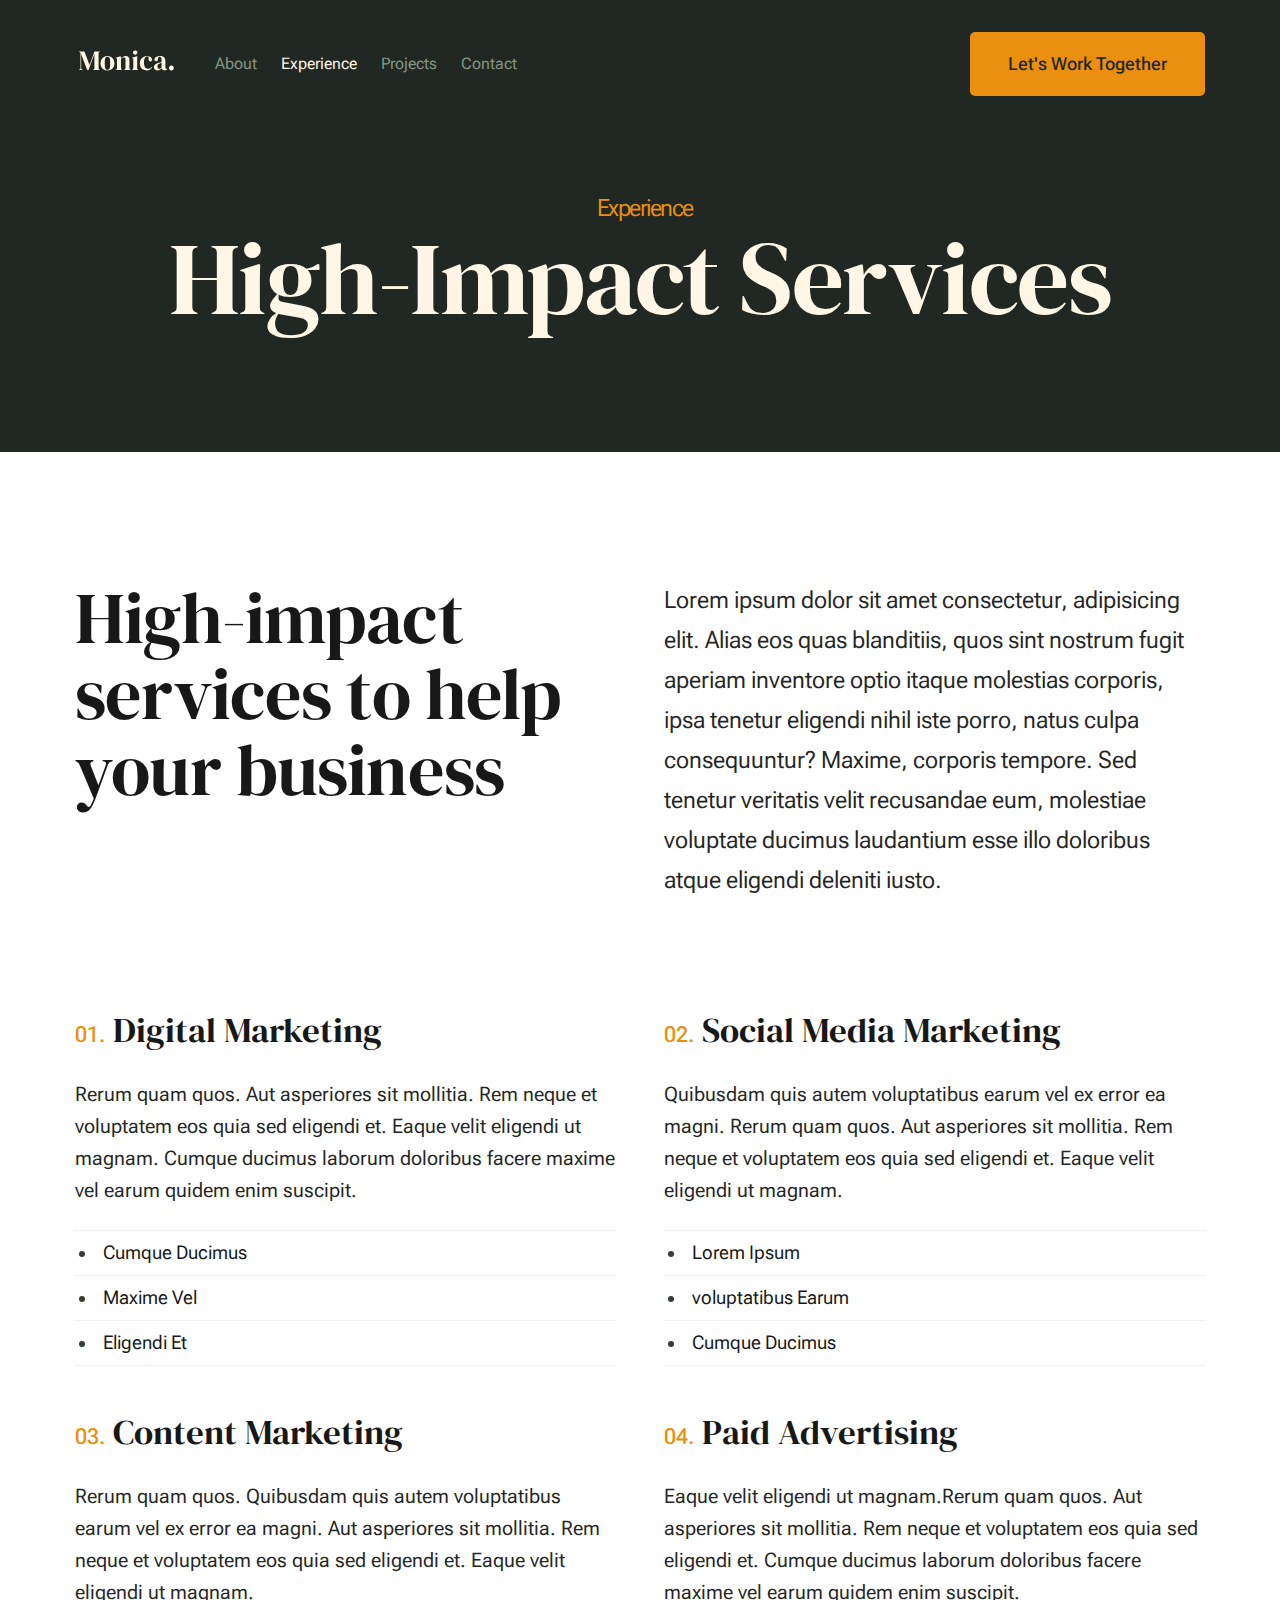
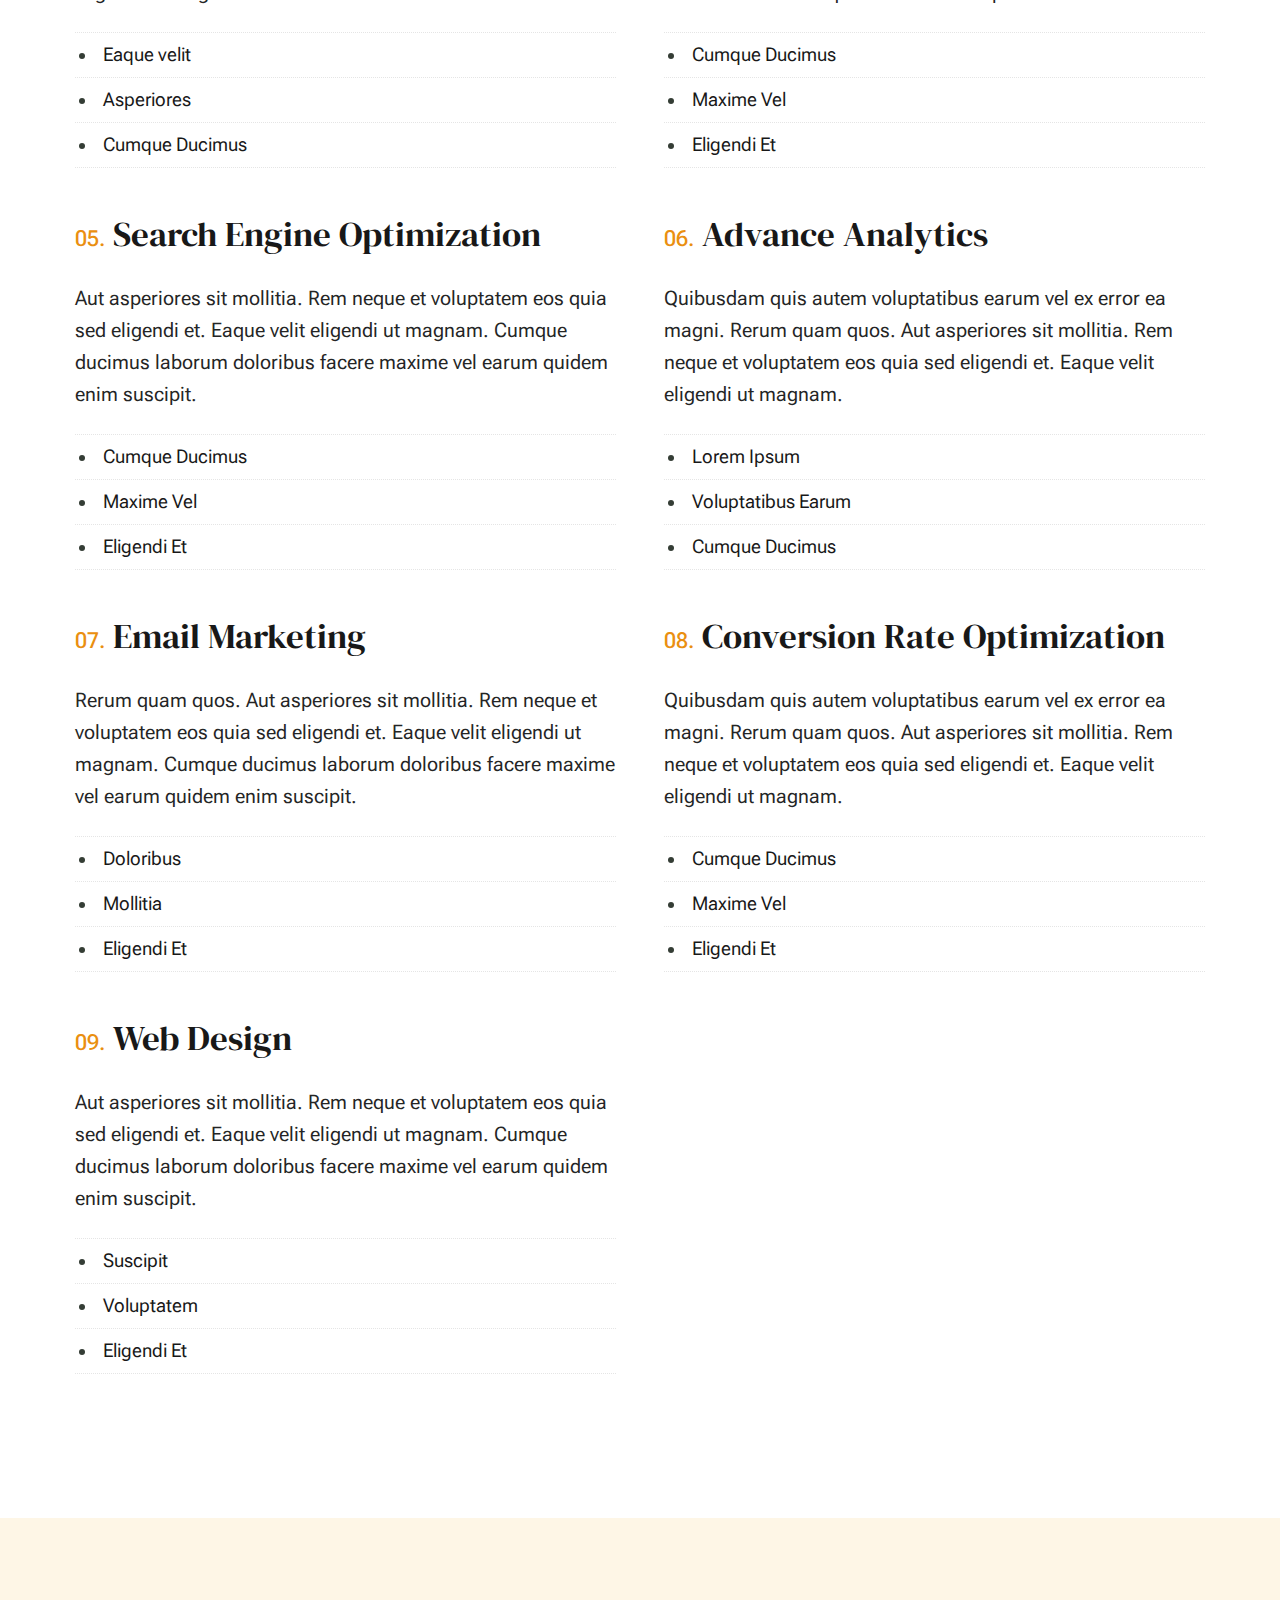
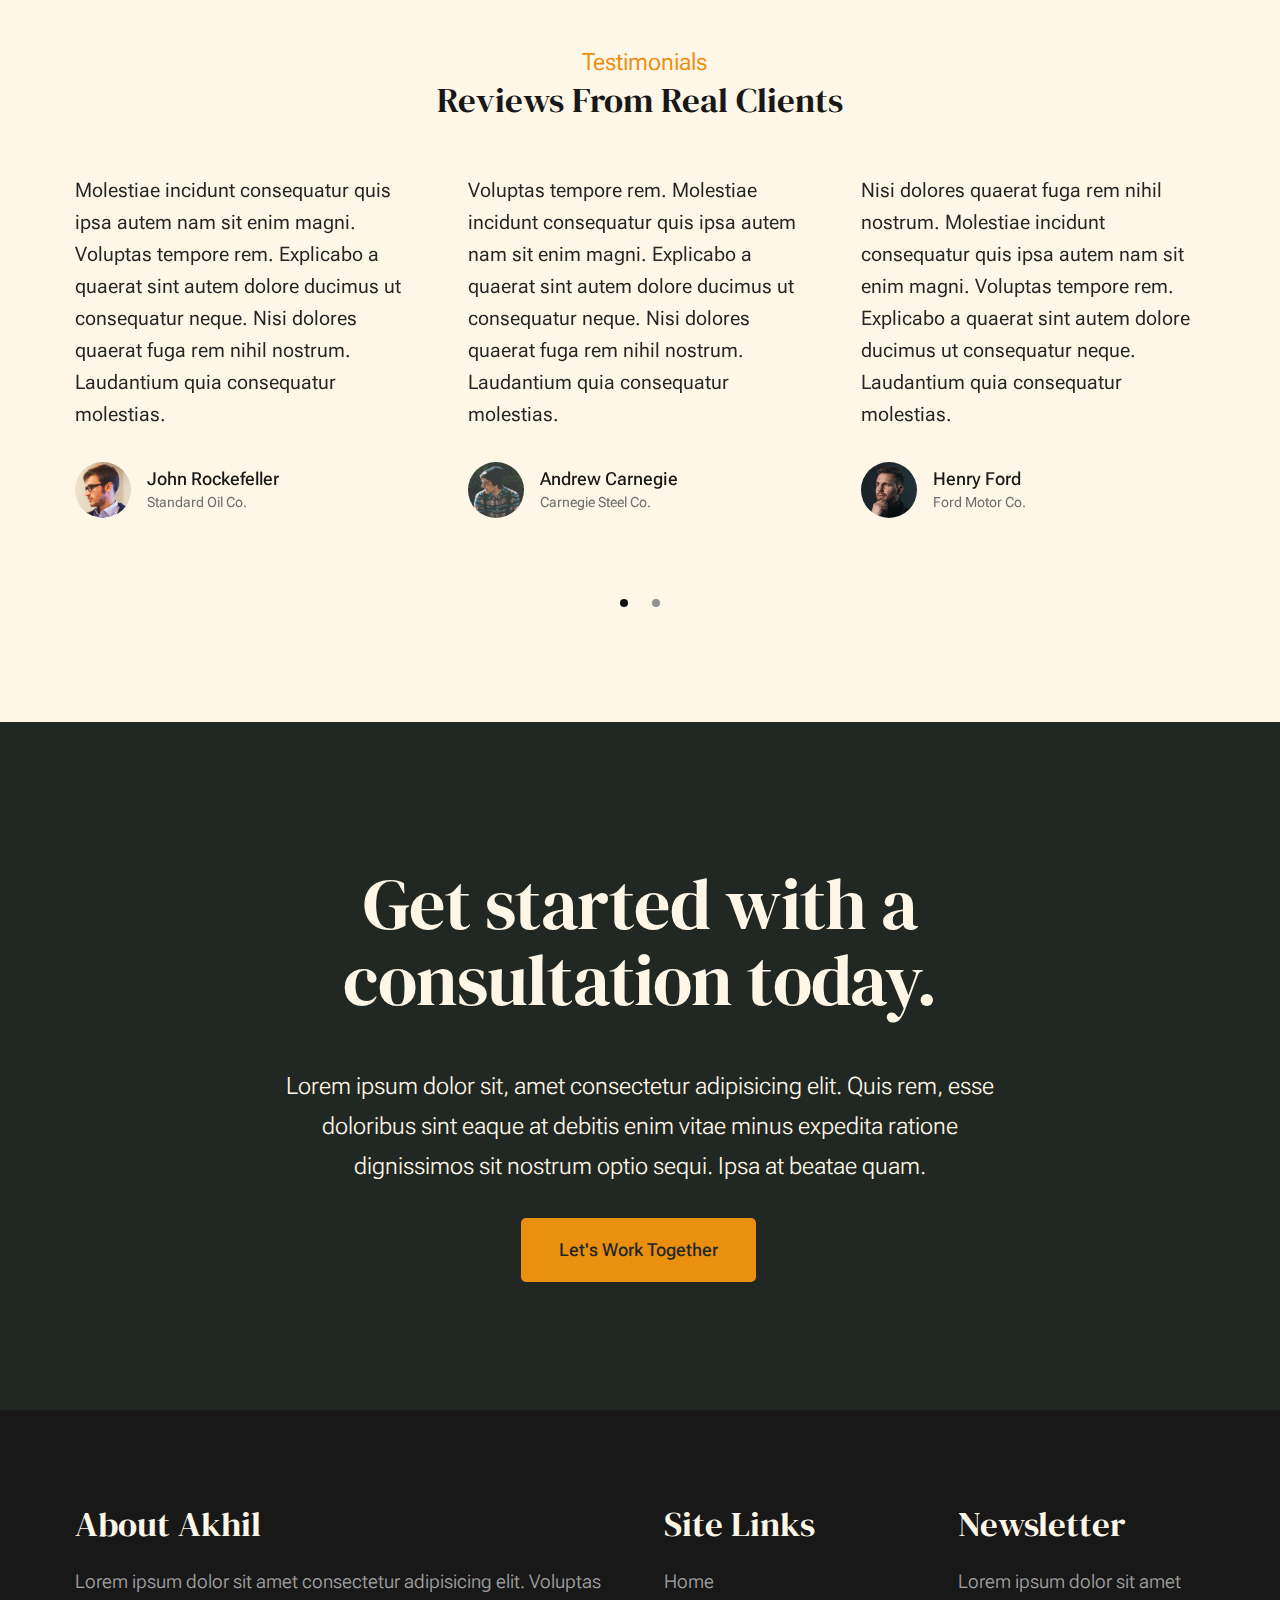
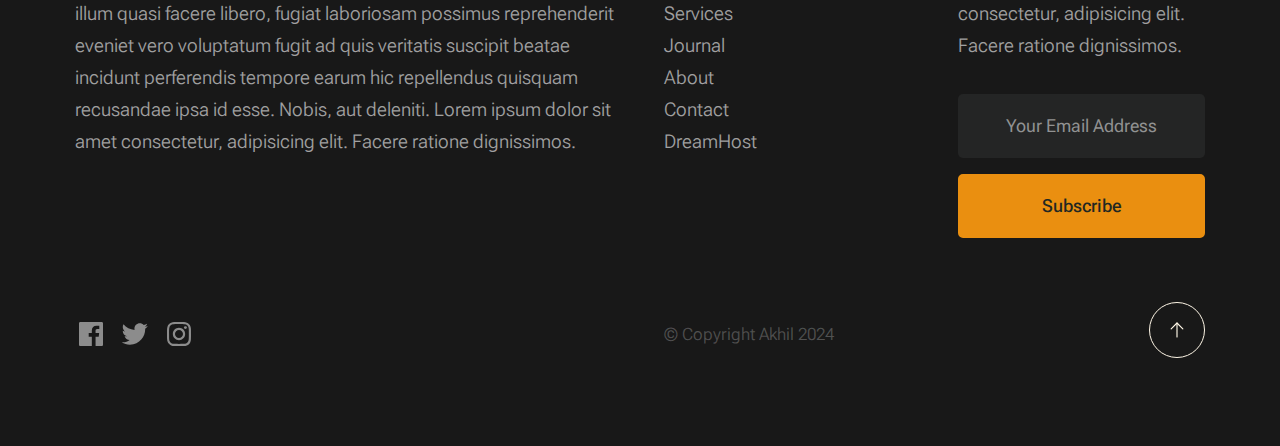
<file: experience.html>
<!DOCTYPE html>
<html lang="en" class="no-js">

<head>

    <!--- basic page needs
    ================================================== -->
    <meta charset="utf-8">
    <meta name="viewport" content="width=device-width, initial-scale=1">
    <title>Experience - Akhil</title>

    <script>
        document.documentElement.classList.remove('no-js');
        document.documentElement.classList.add('js');
    </script>

    <!-- CSS
    ================================================== -->
    <link rel="stylesheet" href="css/vendor.css">
    <link rel="stylesheet" href="css/styles.css">

    <!-- favicons
    ================================================== -->
    <link rel="apple-touch-icon" sizes="180x180" href="apple-touch-icon.png">
    <link rel="icon" type="image/png" sizes="32x32" href="favicon-32x32.png">
    <link rel="icon" type="image/png" sizes="16x16" href="favicon-16x16.png">
    <link rel="manifest" href="site.webmanifest">

</head>


<body id="top">


    <!-- preloader
    ================================================== -->
    <div id="preloader">
        <div id="loader" class="dots-fade">
            <div></div>
            <div></div>
            <div></div>
        </div>
    </div>


    <!-- page wrap
    ================================================== -->
    <div id="page" class="s-pagewrap">

        <!-- # site header 
        ================================================== -->
        <header class="s-header">

            <div class="row s-header__inner width-sixteen-col">

                <div class="s-header__block">
                    <div class="s-header__logo">
                        <a class="logo" href="index.html">
                            <img src="images/logo.svg" alt="Homepage">
                        </a>
                    </div>

                    <a class="s-header__menu-toggle" href="#0"><span>Menu</span></a>
                </div> <!-- end s-header__block -->

                <nav class="s-header__nav">

                    <ul class="s-header__menu-links">
                        <li><a href="about.html">About</a></li>
                        <li class="current"><a href="experience.html">Experience</a></li>
                        <li><a href="projects.html">Projects</a></li>
                        <li><a href="contact.html">Contact</a></li>
                    </ul> <!-- s-header__menu-links -->

                    <div class="s-header__contact">
                        <a href="contact.html" class="btn btn--primary s-header__contact-btn">Let's Work Together</a>
                    </div> <!-- s-header__contact -->

                </nav> <!-- end s-header__nav -->

            </div> <!-- end s-header__inner -->

        </header> <!-- end s-header -->

        <!-- # site main content
        ================================================== -->
        <section id="content" class="s-content">

            <section class="s-pageheader pageheader">
                <div class="row">
                    <div class="column xl-12">
                        <h1 class="page-title">
                            <span class="page-title__small-type text-pretitle">Experience</span>
                            High-Impact Services
                        </h1>

                    </div>
                </div>
            </section> <!-- pageheader -->

            <section class="s-pagecontent pagecontent">

                <div class="row pageintro">
                    <div class="column xl-6 lg-12">
                        <h2 class="text-display-title">High-impact services to help your business</h2>
                    </div>
                    <div class="column xl-6 lg-12 u-flexitem-x-right">
                        <p class="lead">
                            Lorem ipsum dolor sit amet consectetur, adipisicing elit. Alias eos quas blanditiis, quos
                            sint nostrum fugit aperiam
                            inventore optio itaque molestias corporis, ipsa tenetur eligendi nihil iste porro, natus
                            culpa consequuntur? Maxime,
                            corporis tempore. Sed tenetur veritatis velit recusandae eum, molestiae voluptate ducimus
                            laudantium esse illo
                            doloribus atque eligendi deleniti iusto.
                        </p>
                    </div>
                </div> <!-- pageintro -->

                <div class="row">
                    <div class="column xl-12 grid-block">

                        <div class="grid-full grid-list-items list-items show-ctr">

                            <div class="grid-list-items__item list-items__item">
                                <div class="list-items__item-header">
                                    <h3 class="list-items__item-title">Digital Marketing</h3>
                                </div>
                                <div class="list-items__item-text">
                                    <p>
                                        Rerum quam quos. Aut asperiores
                                        sit mollitia. Rem neque et voluptatem eos quia sed eligendi et. Eaque velit
                                        eligendi ut
                                        magnam. Cumque ducimus laborum doloribus facere maxime vel earum quidem enim
                                        suscipit.
                                    </p>

                                    <ul class="list-services">
                                        <li>Cumque Ducimus</li>
                                        <li>Maxime Vel</li>
                                        <li>Eligendi Et</li>
                                    </ul>
                                </div>
                            </div> <!-- end list-items__item -->
                            <div class="grid-list-items__item list-items__item">
                                <div class="list-items__item-header">
                                    <h3 class="list-items__item-title">Social Media Marketing</h3>
                                </div>
                                <div class="list-items__item-text">
                                    <p>
                                        Quibusdam quis autem voluptatibus earum vel ex error ea magni. Rerum quam quos.
                                        Aut asperiores
                                        sit mollitia. Rem neque et voluptatem eos quia sed eligendi et. Eaque velit
                                        eligendi ut
                                        magnam.
                                    </p>

                                    <ul class="list-services">
                                        <li>Lorem Ipsum</li>
                                        <li>voluptatibus Earum</li>
                                        <li>Cumque Ducimus</li>
                                    </ul>
                                </div>
                            </div> <!-- end list-items__item -->
                            <div class="grid-list-items__item list-items__item">
                                <div class="list-items__item-header">
                                    <h3 class="list-items__item-title">Content Marketing</h3>
                                </div>
                                <div class="list-items__item-text">
                                    <p>
                                        Rerum quam quos. Quibusdam quis autem voluptatibus earum vel ex error ea magni.
                                        Aut asperiores
                                        sit mollitia. Rem neque et voluptatem eos quia sed eligendi et. Eaque velit
                                        eligendi ut
                                        magnam.
                                    </p>

                                    <ul class="list-services">
                                        <li>Eaque velit</li>
                                        <li>Asperiores</li>
                                        <li>Cumque Ducimus</li>
                                    </ul>
                                </div>
                            </div> <!-- end list-items__item -->
                            <div class="grid-list-items__item list-items__item">
                                <div class="list-items__item-header">
                                    <h3 class="list-items__item-title">Paid Advertising</h3>
                                </div>
                                <div class="list-items__item-text">
                                    <p>
                                        Eaque velit eligendi ut magnam.Rerum quam quos. Aut asperiores
                                        sit mollitia. Rem neque et voluptatem eos quia sed eligendi et.
                                        Cumque ducimus laborum doloribus facere maxime vel earum quidem enim suscipit.
                                    </p>

                                    <ul class="list-services">
                                        <li>Cumque Ducimus</li>
                                        <li>Maxime Vel</li>
                                        <li>Eligendi Et</li>
                                    </ul>
                                </div>
                            </div> <!-- end list-items__item -->
                            <div class="grid-list-items__item list-items__item">
                                <div class="list-items__item-header">
                                    <h3 class="list-items__item-title">Search Engine Optimization</h3>
                                </div>
                                <div class="list-items__item-text">
                                    <p>
                                        Aut asperiores sit mollitia. Rem neque et voluptatem eos quia sed eligendi et.
                                        Eaque velit eligendi ut
                                        magnam. Cumque ducimus laborum doloribus facere maxime vel earum quidem enim
                                        suscipit.
                                    </p>

                                    <ul class="list-services">
                                        <li>Cumque Ducimus</li>
                                        <li>Maxime Vel</li>
                                        <li>Eligendi Et</li>
                                    </ul>
                                </div>
                            </div> <!-- end list-items__item -->
                            <div class="grid-list-items__item list-items__item">
                                <div class="list-items__item-header">
                                    <h3 class="list-items__item-title">Advance Analytics</h3>
                                </div>
                                <div class="list-items__item-text">
                                    <p>
                                        Quibusdam quis autem voluptatibus earum vel ex error ea magni. Rerum quam quos.
                                        Aut asperiores
                                        sit mollitia. Rem neque et voluptatem eos quia sed eligendi et. Eaque velit
                                        eligendi ut
                                        magnam.
                                    </p>

                                    <ul class="list-services">
                                        <li>Lorem Ipsum</li>
                                        <li>Voluptatibus Earum</li>
                                        <li>Cumque Ducimus</li>
                                    </ul>
                                </div>
                            </div> <!-- end list-items__item -->
                            <div class="grid-list-items__item list-items__item">
                                <div class="list-items__item-header">
                                    <h3 class="list-items__item-title">Email Marketing</h3>
                                </div>
                                <div class="list-items__item-text">
                                    <p>
                                        Rerum quam quos. Aut asperiores
                                        sit mollitia. Rem neque et voluptatem eos quia sed eligendi et. Eaque velit
                                        eligendi ut
                                        magnam. Cumque ducimus laborum doloribus facere maxime vel earum quidem enim
                                        suscipit.
                                    </p>

                                    <ul class="list-services">
                                        <li>Doloribus</li>
                                        <li>Mollitia</li>
                                        <li>Eligendi Et</li>
                                    </ul>
                                </div>
                            </div> <!-- end list-items__item -->
                            <div class="grid-list-items__item list-items__item">
                                <div class="list-items__item-header">
                                    <h3 class="list-items__item-title">Conversion Rate Optimization</h3>
                                </div>
                                <div class="list-items__item-text">
                                    <p>
                                        Quibusdam quis autem voluptatibus earum vel ex error ea magni. Rerum quam quos.
                                        Aut asperiores
                                        sit mollitia. Rem neque et voluptatem eos quia sed eligendi et. Eaque velit
                                        eligendi ut
                                        magnam.
                                    </p>

                                    <ul class="list-services">
                                        <li>Cumque Ducimus</li>
                                        <li>Maxime Vel</li>
                                        <li>Eligendi Et</li>
                                    </ul>
                                </div>
                            </div> <!-- end list-items__item -->
                            <div class="grid-list-items__item list-items__item">
                                <div class="list-items__item-header">
                                    <h3 class="list-items__item-title">Web Design</h3>
                                </div>
                                <div class="list-items__item-text">
                                    <p>
                                        Aut asperiores sit mollitia. Rem neque et voluptatem eos quia sed eligendi et.
                                        Eaque velit eligendi ut
                                        magnam. Cumque ducimus laborum doloribus facere maxime vel earum quidem enim
                                        suscipit.
                                    </p>

                                    <ul class="list-services">
                                        <li>Suscipit</li>
                                        <li>Voluptatem</li>
                                        <li>Eligendi Et</li>
                                    </ul>
                                </div>
                            </div> <!-- end list-items__item -->

                        </div> <!-- grid-list-items -->


                    </div> <!-- end grid-block-->
                </div> <!-- end row -->

            </section> <!-- pagecontent -->

            <section class="s-testimonials">

                <div class="s-testimonials__header row row-x-center text-center">
                    <div class="column xl-8 lg-12">

                        <p class="text-pretitle">
                            Testimonials
                        </p>
                        <h3>
                            Reviews From Real Clients
                        </h3>

                    </div>
                </div> <!--end s-testimonials__header -->

                <div class="row s-testimonials__content">
                    <div class="column xl-12 testimonials">

                        <div class="swiper-container testimonials__slider page-slider">

                            <div class="swiper-wrapper">
                                <div class="testimonials__slide swiper-slide">
                                    <p>
                                        Molestiae incidunt consequatur quis ipsa autem nam sit enim magni. Voluptas
                                        tempore rem.
                                        Explicabo a quaerat sint autem dolore ducimus ut consequatur neque. Nisi dolores
                                        quaerat fuga rem nihil nostrum.
                                        Laudantium quia consequatur molestias.
                                    </p>
                                    <div class="testimonials__author">
                                        <img src="images/avatars/user-01.jpg" alt="Author image"
                                            class="testimonials__avatar">
                                        <cite class="testimonials__cite">
                                            <strong>John Rockefeller</strong>
                                            <span>Standard Oil Co.</span>
                                        </cite>
                                    </div>
                                </div>
                                <div class="testimonials__slide swiper-slide">
                                    <p>
                                        Voluptas tempore rem. Molestiae incidunt consequatur quis ipsa autem nam sit
                                        enim magni.
                                        Explicabo a quaerat sint autem dolore ducimus ut consequatur neque. Nisi dolores
                                        quaerat fuga rem nihil nostrum.
                                        Laudantium quia consequatur molestias.
                                    </p>
                                    <div class="testimonials__author">
                                        <img src="images/avatars/user-04.jpg" alt="Author image"
                                            class="testimonials__avatar">
                                        <cite class="testimonials__cite">
                                            <strong>Andrew Carnegie</strong>
                                            <span>Carnegie Steel Co.</span>
                                        </cite>
                                    </div>
                                </div>
                                <div class="testimonials__slide swiper-slide">
                                    <p>
                                        Nisi dolores quaerat fuga rem nihil nostrum. Molestiae incidunt consequatur quis
                                        ipsa autem nam sit enim magni.
                                        Voluptas tempore rem. Explicabo a quaerat sint autem dolore ducimus ut
                                        consequatur neque.
                                        Laudantium quia consequatur molestias.
                                    </p>
                                    <div class="testimonials__author">
                                        <img src="images/avatars/user-06.jpg" alt="Author image"
                                            class="testimonials__avatar">
                                        <cite class="testimonials__cite">
                                            <strong>Henry Ford</strong>
                                            <span>Ford Motor Co.</span>
                                        </cite>
                                    </div>
                                </div>
                                <div class="testimonials__slide swiper-slide">
                                    <p>
                                        Molestiae incidunt consequatur quis ipsa autem nam sit enim magni. Voluptas
                                        tempore rem.
                                        Explicabo a quaerat sint autem dolore ducimus ut consequatur neque. Nisi dolores
                                        quaerat fuga rem nihil nostrum.
                                        Laudantium quia consequatur molestias.
                                    </p>
                                    <div class="testimonials__author">
                                        <img src="images/avatars/user-02.jpg" alt="Author image"
                                            class="testimonials__avatar">
                                        <cite class="testimonials__cite">
                                            <strong>John Morgan</strong>
                                            <span>JP Morgan & Co.</span>
                                        </cite>
                                    </div>
                                </div>
                            </div> <!-- end swiper-wrapper -->

                            <div class="swiper-pagination"></div>

                        </div> <!--end testimonials__slider -->

                    </div> <!-- testimonials -->
                </div> <!--end s-testimonials__content -->

            </section> <!-- end s-testimonials -->

        </section> <!-- s-content-->

        <!-- # cta
        ================================================== -->
        <section id="cta" class="s-cta">

            <div class="row row-x-center text-center">
                <div class="column xl-8 lg-12">

                    <div class="s-cta__content">
                        <h2 class="text-display-title">
                            Get started with a consultation today.
                        </h2>
                        <p class="lead">
                            Lorem ipsum dolor sit, amet consectetur adipisicing elit. Quis rem, esse doloribus sint
                            eaque at debitis enim vitae minus expedita ratione dignissimos sit nostrum optio sequi. Ipsa
                            at beatae quam.
                        </p>
                        <a href="contact.html" class="btn btn--primary">Let's Work Together</a>
                    </div>

                </div>
            </div>

        </section> <!-- end s-cta -->


        <!-- # footer 
        ================================================== -->
        <footer class="s-footer">
            <div class="row s-footer__content">
                <div class="column xl-6 lg-6 md-12 s-footer__block s-footer__about">
                    <h3>About Akhil</h3>
                    <p>
                        Lorem ipsum dolor sit amet consectetur adipisicing elit. Voluptas illum quasi facere libero,
                        fugiat laboriosam possimus reprehenderit eveniet vero voluptatum fugit ad quis veritatis
                        suscipit beatae
                        incidunt perferendis tempore earum hic repellendus quisquam recusandae ipsa id esse. Nobis, aut
                        deleniti.
                        Lorem ipsum dolor sit amet consectetur, adipisicing elit. Facere ratione dignissimos.
                    </p>
                </div>
                <div class="column xl-3 lg-6 md-12 s-footer__block s-footer__site-links">
                    <h3>Site Links</h3>
                    <ul class="link-list">
                        <li><a href="index.html">Home</a></li>
                        <li><a href="services.html">Services</a></li>
                        <li><a href="blog.html">Journal</a></li>
                        <li><a href="about.html">About</a></li>
                        <li><a href="contact.html">Contact</a></li>
                        <li><a href="https://www.dreamhost.com/r.cgi?287326">DreamHost</a></li>
                    </ul>
                </div>
                <div class="column xl-3 lg-6 md-12 tab-12 s-footer__block s-footer__newsletter">
                    <h3>Newsletter</h3>

                    <p>
                        Lorem ipsum dolor sit amet consectetur, adipisicing elit. Facere ratione dignissimos.
                    </p>

                    <div class="subscribe-form">
                        <form id="mc-form" class="mc-form">
                            <input type="email" name="EMAIL" id="mce-EMAIL" class="u-fullwidth text-center"
                                placeholder="Your Email Address"
                                title="The domain portion of the email address is invalid (the portion after the @)."
                                pattern="^([^\x00-\x20\x22\x28\x29\x2c\x2e\x3a-\x3c\x3e\x40\x5b-\x5d\x7f-\xff]+|\x22([^\x0d\x22\x5c\x80-\xff]|\x5c[\x00-\x7f])*\x22)(\x2e([^\x00-\x20\x22\x28\x29\x2c\x2e\x3a-\x3c\x3e\x40\x5b-\x5d\x7f-\xff]+|\x22([^\x0d\x22\x5c\x80-\xff]|\x5c[\x00-\x7f])*\x22))*\x40([^\x00-\x20\x22\x28\x29\x2c\x2e\x3a-\x3c\x3e\x40\x5b-\x5d\x7f-\xff]+|\x5b([^\x0d\x5b-\x5d\x80-\xff]|\x5c[\x00-\x7f])*\x5d)(\x2e([^\x00-\x20\x22\x28\x29\x2c\x2e\x3a-\x3c\x3e\x40\x5b-\x5d\x7f-\xff]+|\x5b([^\x0d\x5b-\x5d\x80-\xff]|\x5c[\x00-\x7f])*\x5d))*(\.\w{2,})+$"
                                required>
                            <input type="submit" name="subscribe" value="Subscribe"
                                class="btn btn--primary btn--small u-fullwidth">
                            <!-- <div style="position: absolute; left: -5000px;" aria-hidden="true"><input type="text" name="b_cdb7b577e41181934ed6a6a44_9a91cfe7b3" tabindex="-1" value=""></div> -->
                            <div class="mc-status"></div>
                        </form>
                    </div>
                </div>
            </div>

            <div class="row s-footer__bottom">
                <div class="column xl-6 lg-12">
                    <ul class="s-footer__social social-list">
                        <li>
                            <a href="#0">
                                <svg xmlns="http://www.w3.org/2000/svg" width="24" height="24" viewBox="0 0 24 24"
                                    style="fill:rgba(0, 0, 0, 1);transform:;-ms-filter:">
                                    <path
                                        d="M20,3H4C3.447,3,3,3.448,3,4v16c0,0.552,0.447,1,1,1h8.615v-6.96h-2.338v-2.725h2.338v-2c0-2.325,1.42-3.592,3.5-3.592 c0.699-0.002,1.399,0.034,2.095,0.107v2.42h-1.435c-1.128,0-1.348,0.538-1.348,1.325v1.735h2.697l-0.35,2.725h-2.348V21H20 c0.553,0,1-0.448,1-1V4C21,3.448,20.553,3,20,3z">
                                    </path>
                                </svg>
                                <span class="u-screen-reader-text">Facebook</span>
                            </a>
                        </li>
                        <li>
                            <a href="#0">
                                <svg xmlns="http://www.w3.org/2000/svg" width="24" height="24" viewBox="0 0 24 24"
                                    style="fill:rgba(0, 0, 0, 1);transform:;-ms-filter:">
                                    <path
                                        d="M19.633,7.997c0.013,0.175,0.013,0.349,0.013,0.523c0,5.325-4.053,11.461-11.46,11.461c-2.282,0-4.402-0.661-6.186-1.809 c0.324,0.037,0.636,0.05,0.973,0.05c1.883,0,3.616-0.636,5.001-1.721c-1.771-0.037-3.255-1.197-3.767-2.793 c0.249,0.037,0.499,0.062,0.761,0.062c0.361,0,0.724-0.05,1.061-0.137c-1.847-0.374-3.23-1.995-3.23-3.953v-0.05 c0.537,0.299,1.16,0.486,1.82,0.511C3.534,9.419,2.823,8.184,2.823,6.787c0-0.748,0.199-1.434,0.548-2.032 c1.983,2.443,4.964,4.04,8.306,4.215c-0.062-0.3-0.1-0.611-0.1-0.923c0-2.22,1.796-4.028,4.028-4.028 c1.16,0,2.207,0.486,2.943,1.272c0.91-0.175,1.782-0.512,2.556-0.973c-0.299,0.935-0.936,1.721-1.771,2.22 c0.811-0.088,1.597-0.312,2.319-0.624C21.104,6.712,20.419,7.423,19.633,7.997z">
                                    </path>
                                </svg>
                                <span class="u-screen-reader-text">Twitter</span>
                            </a>
                        </li>
                        <li>
                            <a href="#0">
                                <svg xmlns="http://www.w3.org/2000/svg" width="24" height="24" viewBox="0 0 24 24"
                                    style="fill:rgba(0, 0, 0, 1);transform:;-ms-filter:">
                                    <path
                                        d="M11.999,7.377c-2.554,0-4.623,2.07-4.623,4.623c0,2.554,2.069,4.624,4.623,4.624c2.552,0,4.623-2.07,4.623-4.624 C16.622,9.447,14.551,7.377,11.999,7.377L11.999,7.377z M11.999,15.004c-1.659,0-3.004-1.345-3.004-3.003 c0-1.659,1.345-3.003,3.004-3.003s3.002,1.344,3.002,3.003C15.001,13.659,13.658,15.004,11.999,15.004L11.999,15.004z">
                                    </path>
                                    <circle cx="16.806" cy="7.207" r="1.078"></circle>
                                    <path
                                        d="M20.533,6.111c-0.469-1.209-1.424-2.165-2.633-2.632c-0.699-0.263-1.438-0.404-2.186-0.42 c-0.963-0.042-1.268-0.054-3.71-0.054s-2.755,0-3.71,0.054C7.548,3.074,6.809,3.215,6.11,3.479C4.9,3.946,3.945,4.902,3.477,6.111 c-0.263,0.7-0.404,1.438-0.419,2.186c-0.043,0.962-0.056,1.267-0.056,3.71c0,2.442,0,2.753,0.056,3.71 c0.015,0.748,0.156,1.486,0.419,2.187c0.469,1.208,1.424,2.164,2.634,2.632c0.696,0.272,1.435,0.426,2.185,0.45 c0.963,0.042,1.268,0.055,3.71,0.055s2.755,0,3.71-0.055c0.747-0.015,1.486-0.157,2.186-0.419c1.209-0.469,2.164-1.424,2.633-2.633 c0.263-0.7,0.404-1.438,0.419-2.186c0.043-0.962,0.056-1.267,0.056-3.71s0-2.753-0.056-3.71C20.941,7.57,20.801,6.819,20.533,6.111z M19.315,15.643c-0.007,0.576-0.111,1.147-0.311,1.688c-0.305,0.787-0.926,1.409-1.712,1.711c-0.535,0.199-1.099,0.303-1.67,0.311 c-0.95,0.044-1.218,0.055-3.654,0.055c-2.438,0-2.687,0-3.655-0.055c-0.569-0.007-1.135-0.112-1.669-0.311 c-0.789-0.301-1.414-0.923-1.719-1.711c-0.196-0.534-0.302-1.099-0.311-1.669c-0.043-0.95-0.053-1.218-0.053-3.654 c0-2.437,0-2.686,0.053-3.655c0.007-0.576,0.111-1.146,0.311-1.687c0.305-0.789,0.93-1.41,1.719-1.712 c0.534-0.198,1.1-0.303,1.669-0.311c0.951-0.043,1.218-0.055,3.655-0.055c2.437,0,2.687,0,3.654,0.055 c0.571,0.007,1.135,0.112,1.67,0.311c0.786,0.303,1.407,0.925,1.712,1.712c0.196,0.534,0.302,1.099,0.311,1.669 c0.043,0.951,0.054,1.218,0.054,3.655c0,2.436,0,2.698-0.043,3.654H19.315z">
                                    </path>
                                </svg>
                                <span class="u-screen-reader-text">Instagram</span>
                            </a>
                        </li>
                        <li>
                        </li>
                    </ul> <!-- end s-footer__social -->
                </div>
                <div class="column xl-6 lg-12">
                    <p class="ss-copyright">
                        <span>© Copyright Akhil 2024</span>
                    </p>
                </div>

                <div class="ss-go-top">
                    <a class="smoothscroll" title="Back to Top" href="#top">
                        <svg xmlns="http://www.w3.org/2000/svg" viewBox="0 0 24 24" width="36" height="36" fill="none"
                            stroke="#ffffff" stroke-width="1" stroke-linecap="round" stroke-linejoin="round">&lt;!--!
                            Atomicons Free 1.00 by @atisalab License - https://atomicons.com/license/ (Icons: CC BY 4.0)
                            Copyright 2021 Atomicons --&gt;<polyline points="17 11 12 6 7 11"></polyline>
                            <line x1="12" y1="18" x2="12" y2="6"></line>
                        </svg>
                    </a>
                </div> <!-- end ss-go-top -->
            </div>

        </footer> <!-- end s-footer -->

    </div> <!-- end page-wrap -->

    <!-- Java Script
    ================================================== -->
    <script src="js/plugins.js"></script>
    <script src="js/main.js"></script>

</body>

</html>
</file>
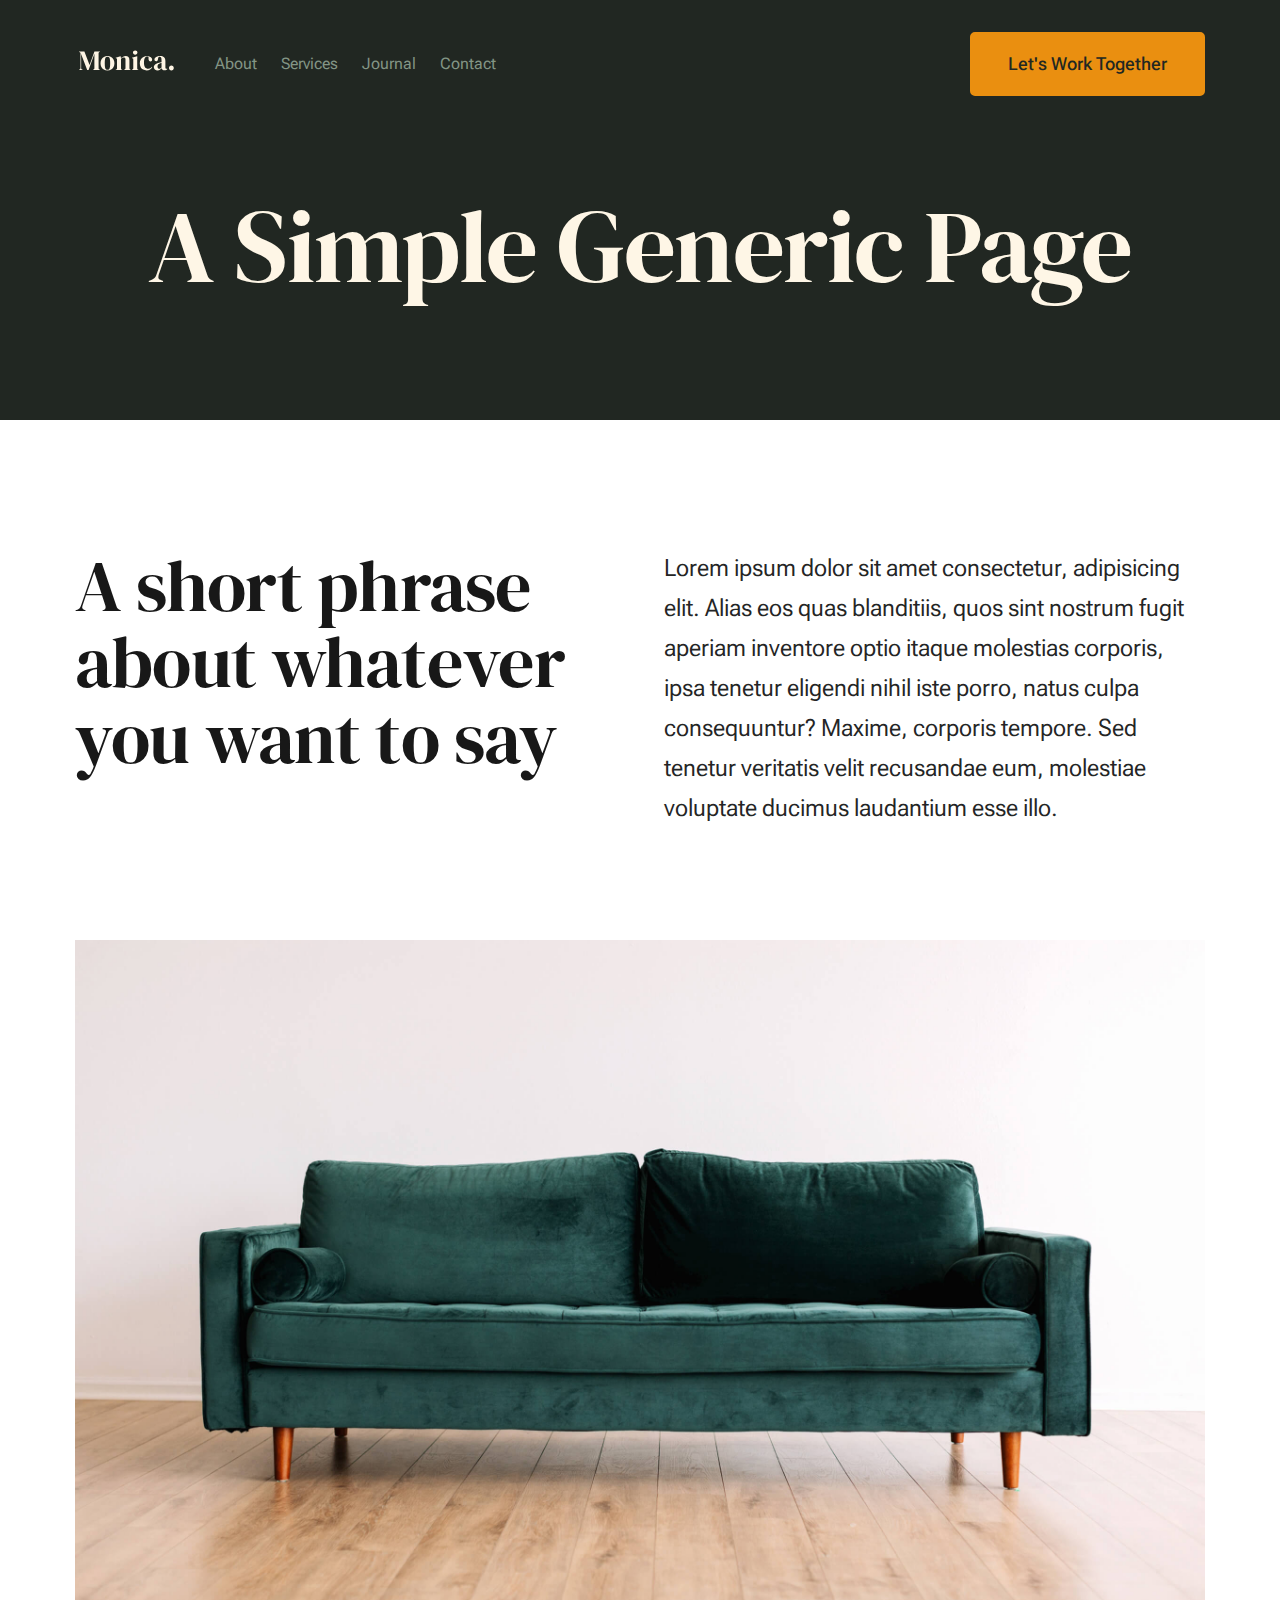
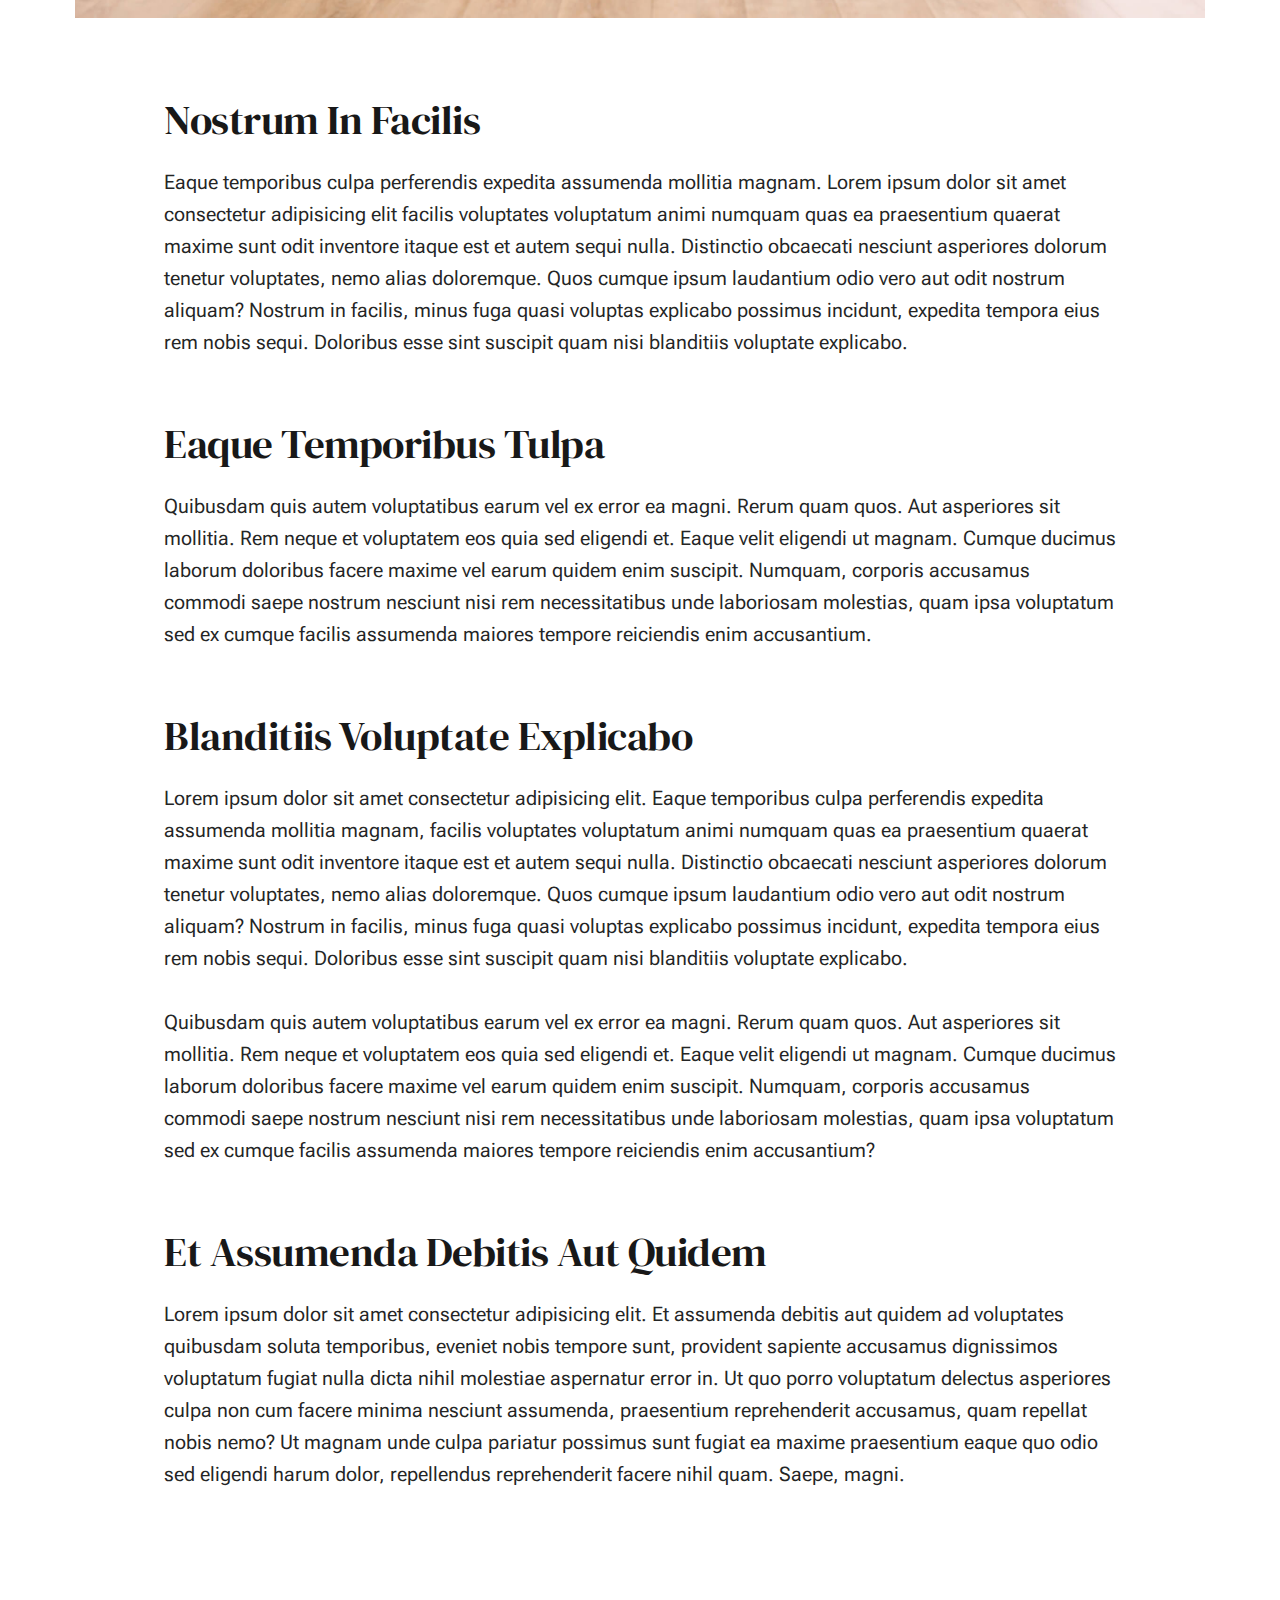
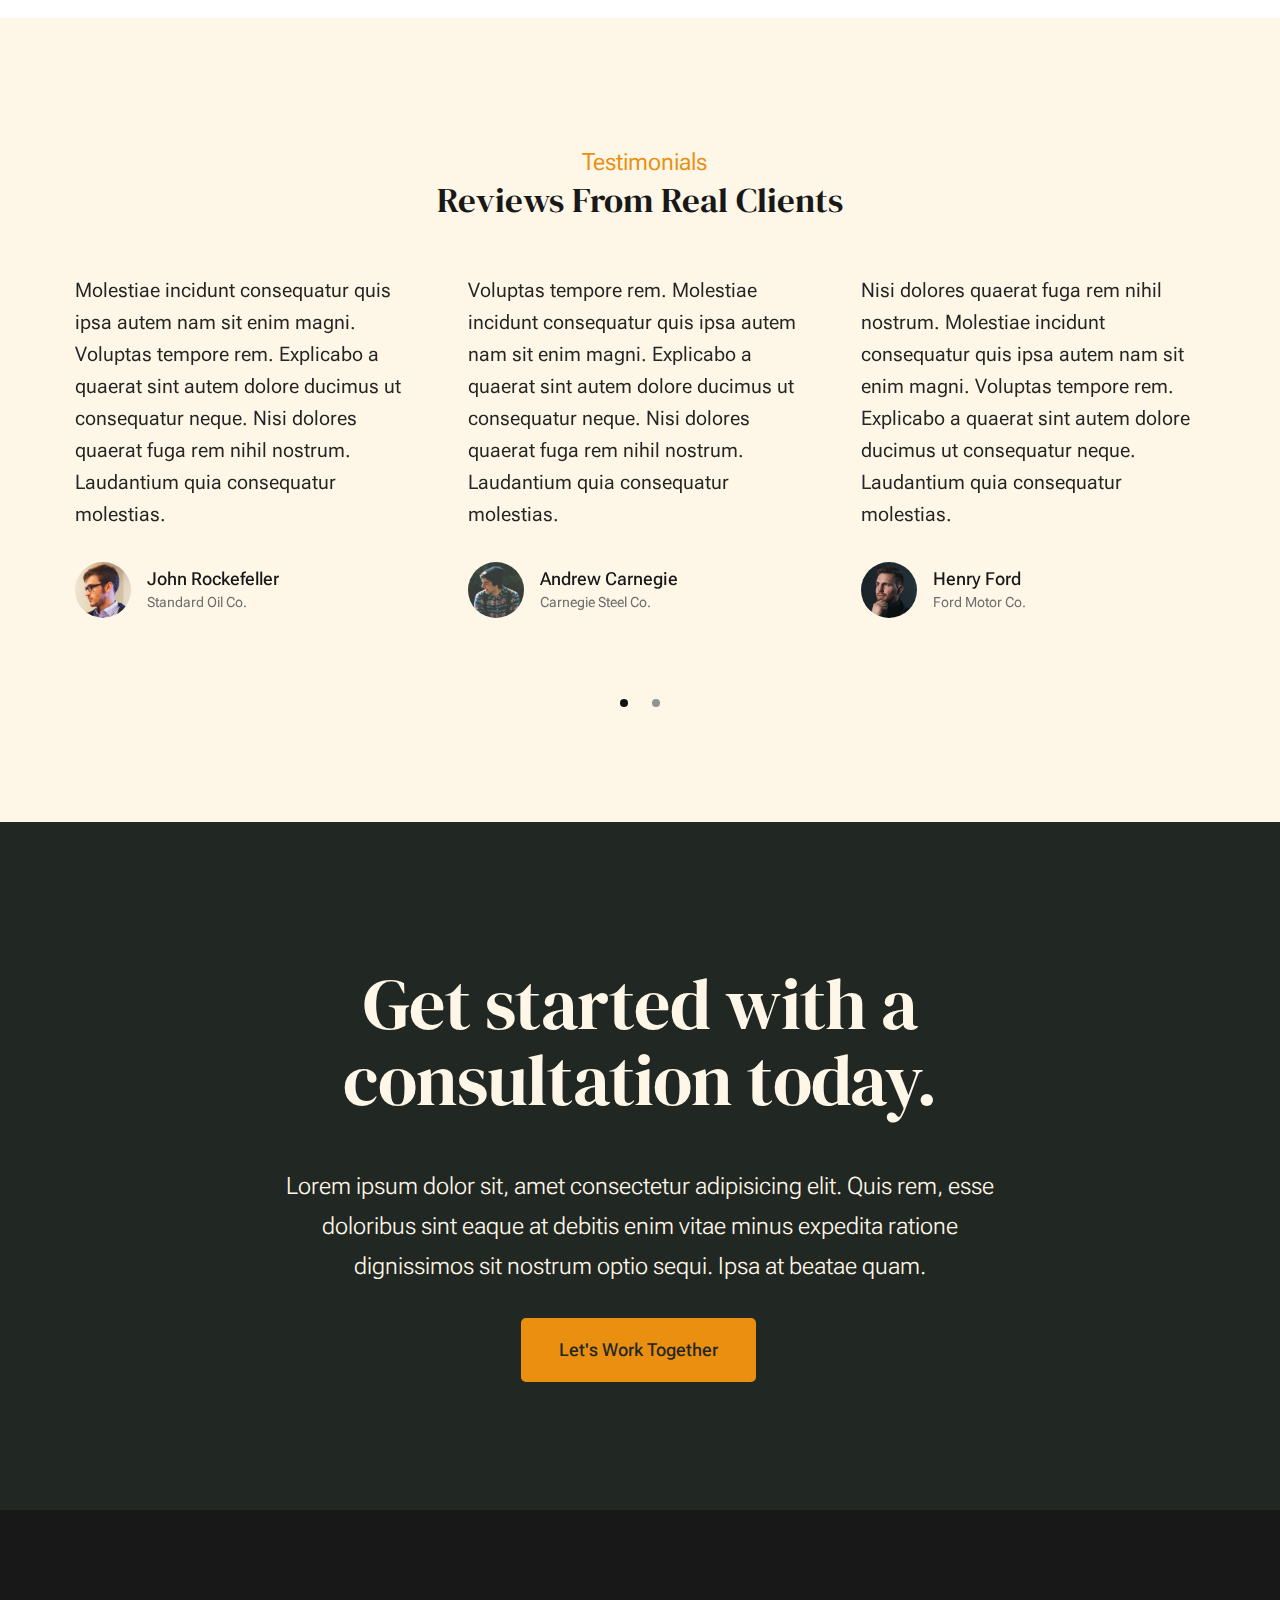
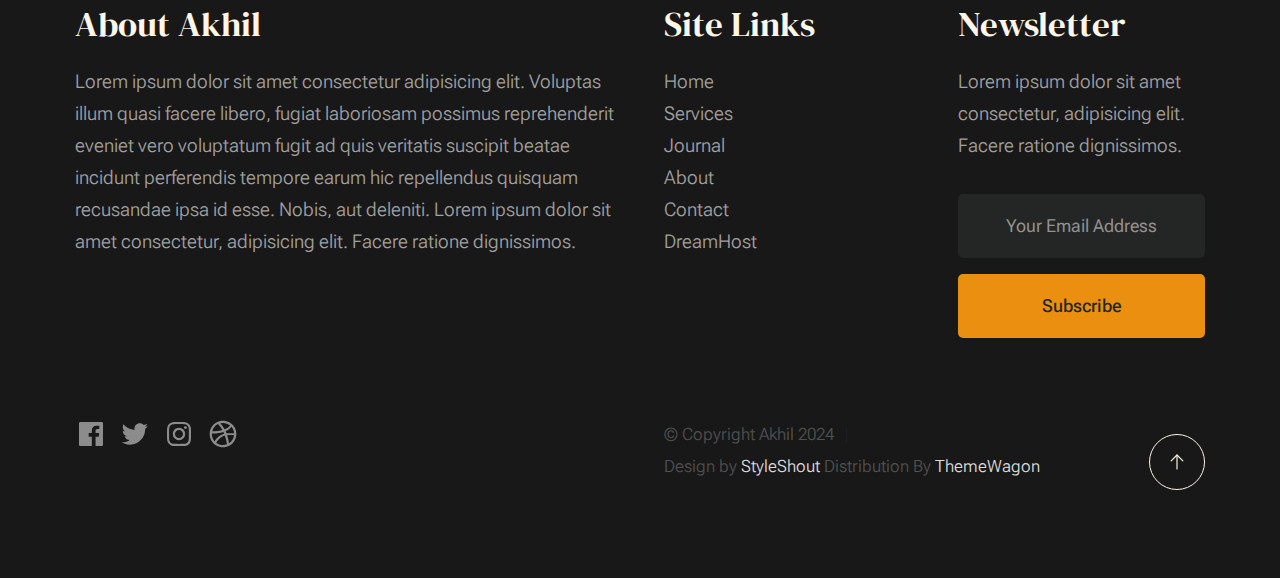
<file: generic.html>
<!DOCTYPE html>
<html lang="en" class="no-js">

<head>

    <!--- basic page needs
    ================================================== -->
    <meta charset="utf-8">
    <meta name="viewport" content="width=device-width, initial-scale=1">
    <title>Generic - Akhil</title>

    <script>
        document.documentElement.classList.remove('no-js');
        document.documentElement.classList.add('js');
    </script>

    <!-- CSS
    ================================================== -->
    <link rel="stylesheet" href="css/vendor.css">
    <link rel="stylesheet" href="css/styles.css">

    <!-- favicons
    ================================================== -->
    <link rel="apple-touch-icon" sizes="180x180" href="apple-touch-icon.png">
    <link rel="icon" type="image/png" sizes="32x32" href="favicon-32x32.png">
    <link rel="icon" type="image/png" sizes="16x16" href="favicon-16x16.png">
    <link rel="manifest" href="site.webmanifest">

</head>


<body id="top">


    <!-- preloader
    ================================================== -->
    <div id="preloader">
        <div id="loader" class="dots-fade">
            <div></div>
            <div></div>
            <div></div>
        </div>
    </div>


    <!-- page wrap
    ================================================== -->
    <div id="page" class="s-pagewrap">


        <!-- # site header 
        ================================================== -->
        <header class="s-header">

            <div class="row s-header__inner width-sixteen-col">

                <div class="s-header__block">
                    <div class="s-header__logo">
                        <a class="logo" href="index.html">
                            <img src="images/logo.svg" alt="Homepage">
                        </a>
                    </div>

                    <a class="s-header__menu-toggle" href="#0"><span>Menu</span></a>
                </div> <!-- end s-header__block -->

                <nav class="s-header__nav">

                    <ul class="s-header__menu-links">
                        <li><a href="about.html">About</a></li>
                        <li><a href="services.html">Services</a></li>
                        <li><a href="blog.html">Journal</a></li>
                        <li><a href="contact.html">Contact</a></li>
                    </ul> <!-- s-header__menu-links -->

                    <div class="s-header__contact">
                        <a href="contact.html" class="btn btn--primary s-header__contact-btn">Let's Work Together</a>
                    </div> <!-- s-header__contact -->

                </nav> <!-- end s-header__nav -->

            </div> <!-- end s-header__inner -->

        </header> <!-- end s-header -->


        <!-- # site main content
        ================================================== -->
        <section id="content" class="s-content">

            <section class="s-pageheader pageheader">
                <div class="row">
                    <div class="column xl-12">
                        <h1 class="page-title">
                            A Simple Generic Page
                        </h1>

                    </div>
                </div>
            </section> <!-- end pageheader -->

            <section class="s-pagecontent pagecontent">

                <div class="row pageintro">
                    <div class="column xl-6 lg-12">
                        <h2 class="text-display-title">A short phrase about whatever you want to say</h2>
                    </div>
                    <div class="column xl-6 lg-12 u-flexitem-x-right">
                        <p class="lead">
                            Lorem ipsum dolor sit amet consectetur, adipisicing elit. Alias eos quas blanditiis, quos
                            sint nostrum fugit aperiam
                            inventore optio itaque molestias corporis, ipsa tenetur eligendi nihil iste porro, natus
                            culpa consequuntur? Maxime,
                            corporis tempore. Sed tenetur veritatis velit recusandae eum, molestiae voluptate ducimus
                            laudantium esse illo.
                        </p>
                    </div>
                </div> <!-- end pageintro -->

                <div class="row pagemedia">
                    <d class="column xl-12">
                        <figure class="page-media">
                            <img src="images/sample-1200.jpg" srcset="images/sample-2400.jpg 2400w, 
                                             images/sample-1200.jpg 1200w, 
                                             images/sample-600.jpg 600w" sizes="(max-width: 2400px) 100vw, 2400px"
                                alt="">
                        </figure>
                    </d>
                </div> <!-- end pagemedia -->

                <div class="row width-narrower pagemain">
                    <div class="column xl-12">

                        <h2>Nostrum In Facilis</h2>
                        <p>
                            Eaque temporibus culpa perferendis expedita assumenda mollitia magnam. Lorem ipsum dolor sit
                            amet consectetur adipisicing elit
                            facilis voluptates voluptatum animi numquam quas ea praesentium quaerat maxime sunt odit
                            inventore itaque est et autem sequi nulla.
                            Distinctio obcaecati nesciunt asperiores dolorum tenetur voluptates, nemo alias doloremque.
                            Quos cumque ipsum laudantium odio vero
                            aut odit nostrum aliquam? Nostrum in facilis, minus fuga quasi voluptas explicabo possimus
                            incidunt, expedita tempora eius rem nobis sequi.
                            Doloribus esse sint suscipit quam nisi blanditiis voluptate explicabo.
                        </p>

                        <h2>Eaque Temporibus Tulpa</h2>

                        <p>
                            Quibusdam quis autem voluptatibus earum vel ex error ea magni. Rerum quam quos. Aut
                            asperiores sit mollitia. Rem neque et voluptatem
                            eos quia sed eligendi et. Eaque velit eligendi ut magnam. Cumque ducimus laborum doloribus
                            facere maxime vel earum quidem enim suscipit.
                            Numquam, corporis accusamus commodi saepe nostrum nesciunt nisi rem necessitatibus unde
                            laboriosam molestias, quam ipsa voluptatum sed
                            ex cumque facilis assumenda maiores tempore reiciendis enim accusantium.
                        </p>

                        <h2>Blanditiis Voluptate Explicabo</h2>
                        <p>
                            Lorem ipsum dolor sit amet consectetur adipisicing elit. Eaque temporibus culpa perferendis
                            expedita assumenda mollitia magnam,
                            facilis voluptates voluptatum animi numquam quas ea praesentium quaerat maxime sunt odit
                            inventore itaque est et autem sequi nulla.
                            Distinctio obcaecati nesciunt asperiores dolorum tenetur voluptates, nemo alias doloremque.
                            Quos cumque ipsum laudantium odio vero aut
                            odit nostrum aliquam? Nostrum in facilis, minus fuga quasi voluptas explicabo possimus
                            incidunt, expedita tempora eius rem nobis sequi.
                            Doloribus esse sint suscipit quam nisi blanditiis voluptate explicabo.
                        </p>

                        <p>
                            Quibusdam quis autem voluptatibus earum vel ex error ea magni. Rerum quam quos. Aut
                            asperiores sit mollitia. Rem neque et voluptatem
                            eos quia sed eligendi et. Eaque velit eligendi ut magnam. Cumque ducimus laborum doloribus
                            facere maxime vel earum quidem enim suscipit.
                            Numquam, corporis accusamus commodi saepe nostrum nesciunt nisi rem necessitatibus unde
                            laboriosam molestias, quam ipsa voluptatum sed
                            ex cumque facilis assumenda maiores tempore reiciendis enim accusantium?
                        </p>

                        <h2>Et Assumenda Debitis Aut Quidem</h2>
                        <p>
                            Lorem ipsum dolor sit amet consectetur adipisicing elit. Et assumenda debitis aut quidem ad
                            voluptates quibusdam soluta temporibus,
                            eveniet nobis tempore sunt, provident sapiente accusamus dignissimos voluptatum fugiat nulla
                            dicta nihil molestiae aspernatur error in.
                            Ut quo porro voluptatum delectus asperiores culpa non cum facere minima nesciunt assumenda,
                            praesentium reprehenderit accusamus, quam
                            repellat nobis nemo? Ut magnam unde culpa pariatur possimus sunt fugiat ea maxime
                            praesentium eaque quo odio sed eligendi harum dolor,
                            repellendus reprehenderit facere nihil quam. Saepe, magni.
                        </p>

                    </div> <!-- end grid-block-->
                </div> <!-- end pagemain -->

            </section> <!-- pagecontent -->

            <section class="s-testimonials">

                <div class="s-testimonials__header row row-x-center text-center">
                    <div class="column xl-8 lg-12">

                        <p class="text-pretitle">
                            Testimonials
                        </p>
                        <h3>
                            Reviews From Real Clients
                        </h3>

                    </div>
                </div> <!--end s-testimonials__header -->

                <div class="row s-testimonials__content">
                    <div class="column xl-12 testimonials">

                        <div class="swiper-container testimonials__slider page-slider">

                            <div class="swiper-wrapper">
                                <div class="testimonials__slide swiper-slide">
                                    <p>
                                        Molestiae incidunt consequatur quis ipsa autem nam sit enim magni. Voluptas
                                        tempore rem.
                                        Explicabo a quaerat sint autem dolore ducimus ut consequatur neque. Nisi dolores
                                        quaerat fuga rem nihil nostrum.
                                        Laudantium quia consequatur molestias.
                                    </p>
                                    <div class="testimonials__author">
                                        <img src="images/avatars/user-01.jpg" alt="Author image"
                                            class="testimonials__avatar">
                                        <cite class="testimonials__cite">
                                            <strong>John Rockefeller</strong>
                                            <span>Standard Oil Co.</span>
                                        </cite>
                                    </div>
                                </div>
                                <div class="testimonials__slide swiper-slide">
                                    <p>
                                        Voluptas tempore rem. Molestiae incidunt consequatur quis ipsa autem nam sit
                                        enim magni.
                                        Explicabo a quaerat sint autem dolore ducimus ut consequatur neque. Nisi dolores
                                        quaerat fuga rem nihil nostrum.
                                        Laudantium quia consequatur molestias.
                                    </p>
                                    <div class="testimonials__author">
                                        <img src="images/avatars/user-04.jpg" alt="Author image"
                                            class="testimonials__avatar">
                                        <cite class="testimonials__cite">
                                            <strong>Andrew Carnegie</strong>
                                            <span>Carnegie Steel Co.</span>
                                        </cite>
                                    </div>
                                </div>
                                <div class="testimonials__slide swiper-slide">
                                    <p>
                                        Nisi dolores quaerat fuga rem nihil nostrum. Molestiae incidunt consequatur quis
                                        ipsa autem nam sit enim magni.
                                        Voluptas tempore rem. Explicabo a quaerat sint autem dolore ducimus ut
                                        consequatur neque.
                                        Laudantium quia consequatur molestias.
                                    </p>
                                    <div class="testimonials__author">
                                        <img src="images/avatars/user-06.jpg" alt="Author image"
                                            class="testimonials__avatar">
                                        <cite class="testimonials__cite">
                                            <strong>Henry Ford</strong>
                                            <span>Ford Motor Co.</span>
                                        </cite>
                                    </div>
                                </div>
                                <div class="testimonials__slide swiper-slide">
                                    <p>
                                        Molestiae incidunt consequatur quis ipsa autem nam sit enim magni. Voluptas
                                        tempore rem.
                                        Explicabo a quaerat sint autem dolore ducimus ut consequatur neque. Nisi dolores
                                        quaerat fuga rem nihil nostrum.
                                        Laudantium quia consequatur molestias.
                                    </p>
                                    <div class="testimonials__author">
                                        <img src="images/avatars/user-02.jpg" alt="Author image"
                                            class="testimonials__avatar">
                                        <cite class="testimonials__cite">
                                            <strong>John Morgan</strong>
                                            <span>JP Morgan & Co.</span>
                                        </cite>
                                    </div>
                                </div>
                            </div> <!-- end swiper-wrapper -->

                            <div class="swiper-pagination"></div>

                        </div> <!--end testimonials__slider -->

                    </div> <!-- testimonials -->
                </div> <!--end s-testimonials__content -->

            </section> <!-- end s-testimonials -->

        </section> <!-- s-content-->

        <!-- # cta
        ================================================== -->
        <section id="cta" class="s-cta">

            <div class="row row-x-center text-center">
                <div class="column xl-8 lg-12">

                    <div class="s-cta__content">
                        <h2 class="text-display-title">
                            Get started with a consultation today.
                        </h2>
                        <p class="lead">
                            Lorem ipsum dolor sit, amet consectetur adipisicing elit. Quis rem, esse doloribus sint
                            eaque at debitis enim vitae minus expedita ratione dignissimos sit nostrum optio sequi. Ipsa
                            at beatae quam.
                        </p>
                        <a href="contact.html" class="btn btn--primary">Let's Work Together</a>
                    </div>

                </div>
            </div>

        </section> <!-- end s-cta -->


        <!-- # footer 
        ================================================== -->
        <footer class="s-footer">
            <div class="row s-footer__content">
                <div class="column xl-6 lg-6 md-12 s-footer__block s-footer__about">
                    <h3>About Akhil</h3>
                    <p>
                        Lorem ipsum dolor sit amet consectetur adipisicing elit. Voluptas illum quasi facere libero,
                        fugiat laboriosam possimus reprehenderit eveniet vero voluptatum fugit ad quis veritatis
                        suscipit beatae
                        incidunt perferendis tempore earum hic repellendus quisquam recusandae ipsa id esse. Nobis, aut
                        deleniti.
                        Lorem ipsum dolor sit amet consectetur, adipisicing elit. Facere ratione dignissimos.
                    </p>
                </div>
                <div class="column xl-3 lg-6 md-12 s-footer__block s-footer__site-links">
                    <h3>Site Links</h3>
                    <ul class="link-list">
                        <li><a href="index.html">Home</a></li>
                        <li><a href="services.html">Services</a></li>
                        <li><a href="blog.html">Journal</a></li>
                        <li><a href="about.html">About</a></li>
                        <li><a href="contact.html">Contact</a></li>
                        <li><a href="https://www.dreamhost.com/r.cgi?287326">DreamHost</a></li>
                    </ul>
                </div>
                <div class="column xl-3 lg-6 md-12 tab-12 s-footer__block s-footer__newsletter">
                    <h3>Newsletter</h3>

                    <p>
                        Lorem ipsum dolor sit amet consectetur, adipisicing elit. Facere ratione dignissimos.
                    </p>

                    <div class="subscribe-form">
                        <form id="mc-form" class="mc-form">
                            <input type="email" name="EMAIL" id="mce-EMAIL" class="u-fullwidth text-center"
                                placeholder="Your Email Address"
                                title="The domain portion of the email address is invalid (the portion after the @)."
                                pattern="^([^\x00-\x20\x22\x28\x29\x2c\x2e\x3a-\x3c\x3e\x40\x5b-\x5d\x7f-\xff]+|\x22([^\x0d\x22\x5c\x80-\xff]|\x5c[\x00-\x7f])*\x22)(\x2e([^\x00-\x20\x22\x28\x29\x2c\x2e\x3a-\x3c\x3e\x40\x5b-\x5d\x7f-\xff]+|\x22([^\x0d\x22\x5c\x80-\xff]|\x5c[\x00-\x7f])*\x22))*\x40([^\x00-\x20\x22\x28\x29\x2c\x2e\x3a-\x3c\x3e\x40\x5b-\x5d\x7f-\xff]+|\x5b([^\x0d\x5b-\x5d\x80-\xff]|\x5c[\x00-\x7f])*\x5d)(\x2e([^\x00-\x20\x22\x28\x29\x2c\x2e\x3a-\x3c\x3e\x40\x5b-\x5d\x7f-\xff]+|\x5b([^\x0d\x5b-\x5d\x80-\xff]|\x5c[\x00-\x7f])*\x5d))*(\.\w{2,})+$"
                                required>
                            <input type="submit" name="subscribe" value="Subscribe"
                                class="btn btn--primary btn--small u-fullwidth">
                            <!-- <div style="position: absolute; left: -5000px;" aria-hidden="true"><input type="text" name="b_cdb7b577e41181934ed6a6a44_9a91cfe7b3" tabindex="-1" value=""></div> -->
                            <div class="mc-status"></div>
                        </form>
                    </div>
                </div>
            </div>

            <div class="row s-footer__bottom">
                <div class="column xl-6 lg-12">
                    <ul class="s-footer__social social-list">
                        <li>
                            <a href="#0">
                                <svg xmlns="http://www.w3.org/2000/svg" width="24" height="24" viewBox="0 0 24 24"
                                    style="fill:rgba(0, 0, 0, 1);transform:;-ms-filter:">
                                    <path
                                        d="M20,3H4C3.447,3,3,3.448,3,4v16c0,0.552,0.447,1,1,1h8.615v-6.96h-2.338v-2.725h2.338v-2c0-2.325,1.42-3.592,3.5-3.592 c0.699-0.002,1.399,0.034,2.095,0.107v2.42h-1.435c-1.128,0-1.348,0.538-1.348,1.325v1.735h2.697l-0.35,2.725h-2.348V21H20 c0.553,0,1-0.448,1-1V4C21,3.448,20.553,3,20,3z">
                                    </path>
                                </svg>
                                <span class="u-screen-reader-text">Facebook</span>
                            </a>
                        </li>
                        <li>
                            <a href="#0">
                                <svg xmlns="http://www.w3.org/2000/svg" width="24" height="24" viewBox="0 0 24 24"
                                    style="fill:rgba(0, 0, 0, 1);transform:;-ms-filter:">
                                    <path
                                        d="M19.633,7.997c0.013,0.175,0.013,0.349,0.013,0.523c0,5.325-4.053,11.461-11.46,11.461c-2.282,0-4.402-0.661-6.186-1.809 c0.324,0.037,0.636,0.05,0.973,0.05c1.883,0,3.616-0.636,5.001-1.721c-1.771-0.037-3.255-1.197-3.767-2.793 c0.249,0.037,0.499,0.062,0.761,0.062c0.361,0,0.724-0.05,1.061-0.137c-1.847-0.374-3.23-1.995-3.23-3.953v-0.05 c0.537,0.299,1.16,0.486,1.82,0.511C3.534,9.419,2.823,8.184,2.823,6.787c0-0.748,0.199-1.434,0.548-2.032 c1.983,2.443,4.964,4.04,8.306,4.215c-0.062-0.3-0.1-0.611-0.1-0.923c0-2.22,1.796-4.028,4.028-4.028 c1.16,0,2.207,0.486,2.943,1.272c0.91-0.175,1.782-0.512,2.556-0.973c-0.299,0.935-0.936,1.721-1.771,2.22 c0.811-0.088,1.597-0.312,2.319-0.624C21.104,6.712,20.419,7.423,19.633,7.997z">
                                    </path>
                                </svg>
                                <span class="u-screen-reader-text">Twitter</span>
                            </a>
                        </li>
                        <li>
                            <a href="#0">
                                <svg xmlns="http://www.w3.org/2000/svg" width="24" height="24" viewBox="0 0 24 24"
                                    style="fill:rgba(0, 0, 0, 1);transform:;-ms-filter:">
                                    <path
                                        d="M11.999,7.377c-2.554,0-4.623,2.07-4.623,4.623c0,2.554,2.069,4.624,4.623,4.624c2.552,0,4.623-2.07,4.623-4.624 C16.622,9.447,14.551,7.377,11.999,7.377L11.999,7.377z M11.999,15.004c-1.659,0-3.004-1.345-3.004-3.003 c0-1.659,1.345-3.003,3.004-3.003s3.002,1.344,3.002,3.003C15.001,13.659,13.658,15.004,11.999,15.004L11.999,15.004z">
                                    </path>
                                    <circle cx="16.806" cy="7.207" r="1.078"></circle>
                                    <path
                                        d="M20.533,6.111c-0.469-1.209-1.424-2.165-2.633-2.632c-0.699-0.263-1.438-0.404-2.186-0.42 c-0.963-0.042-1.268-0.054-3.71-0.054s-2.755,0-3.71,0.054C7.548,3.074,6.809,3.215,6.11,3.479C4.9,3.946,3.945,4.902,3.477,6.111 c-0.263,0.7-0.404,1.438-0.419,2.186c-0.043,0.962-0.056,1.267-0.056,3.71c0,2.442,0,2.753,0.056,3.71 c0.015,0.748,0.156,1.486,0.419,2.187c0.469,1.208,1.424,2.164,2.634,2.632c0.696,0.272,1.435,0.426,2.185,0.45 c0.963,0.042,1.268,0.055,3.71,0.055s2.755,0,3.71-0.055c0.747-0.015,1.486-0.157,2.186-0.419c1.209-0.469,2.164-1.424,2.633-2.633 c0.263-0.7,0.404-1.438,0.419-2.186c0.043-0.962,0.056-1.267,0.056-3.71s0-2.753-0.056-3.71C20.941,7.57,20.801,6.819,20.533,6.111z M19.315,15.643c-0.007,0.576-0.111,1.147-0.311,1.688c-0.305,0.787-0.926,1.409-1.712,1.711c-0.535,0.199-1.099,0.303-1.67,0.311 c-0.95,0.044-1.218,0.055-3.654,0.055c-2.438,0-2.687,0-3.655-0.055c-0.569-0.007-1.135-0.112-1.669-0.311 c-0.789-0.301-1.414-0.923-1.719-1.711c-0.196-0.534-0.302-1.099-0.311-1.669c-0.043-0.95-0.053-1.218-0.053-3.654 c0-2.437,0-2.686,0.053-3.655c0.007-0.576,0.111-1.146,0.311-1.687c0.305-0.789,0.93-1.41,1.719-1.712 c0.534-0.198,1.1-0.303,1.669-0.311c0.951-0.043,1.218-0.055,3.655-0.055c2.437,0,2.687,0,3.654,0.055 c0.571,0.007,1.135,0.112,1.67,0.311c0.786,0.303,1.407,0.925,1.712,1.712c0.196,0.534,0.302,1.099,0.311,1.669 c0.043,0.951,0.054,1.218,0.054,3.655c0,2.436,0,2.698-0.043,3.654H19.315z">
                                    </path>
                                </svg>
                                <span class="u-screen-reader-text">Instagram</span>
                            </a>
                        </li>
                        <li>
                            <a href="#0">
                                <svg xmlns="http://www.w3.org/2000/svg" width="24" height="24" viewBox="0 0 24 24"
                                    style="fill: rgba(0, 0, 0, 1);transform: ;msFilter:;">
                                    <path
                                        d="M20.66 6.98a9.932 9.932 0 0 0-3.641-3.64C15.486 2.447 13.813 2 12 2s-3.486.447-5.02 1.34c-1.533.893-2.747 2.107-3.64 3.64S2 10.187 2 12s.446 3.487 1.34 5.02a9.924 9.924 0 0 0 3.641 3.64C8.514 21.553 10.187 22 12 22s3.486-.447 5.02-1.34a9.932 9.932 0 0 0 3.641-3.64C21.554 15.487 22 13.813 22 12s-.446-3.487-1.34-5.02zM12 3.66c2 0 3.772.64 5.32 1.919-.92 1.174-2.286 2.14-4.1 2.9-1.002-1.813-2.088-3.327-3.261-4.54A7.715 7.715 0 0 1 12 3.66zM5.51 6.8a8.116 8.116 0 0 1 2.711-2.22c1.212 1.201 2.325 2.7 3.34 4.5-2 .6-4.114.9-6.341.9-.573 0-1.006-.013-1.3-.04A8.549 8.549 0 0 1 5.51 6.8zM3.66 12c0-.054.003-.12.01-.2.007-.08.01-.146.01-.2.254.014.641.02 1.161.02 2.666 0 5.146-.367 7.439-1.1.187.373.381.793.58 1.26-1.32.293-2.674 1.006-4.061 2.14S6.4 16.247 5.76 17.5c-1.4-1.587-2.1-3.42-2.1-5.5zM12 20.34c-1.894 0-3.594-.587-5.101-1.759.601-1.187 1.524-2.322 2.771-3.401 1.246-1.08 2.483-1.753 3.71-2.02a29.441 29.441 0 0 1 1.56 6.62 8.166 8.166 0 0 1-2.94.56zm7.08-3.96a8.351 8.351 0 0 1-2.58 2.621c-.24-2.08-.7-4.107-1.379-6.081.932-.066 1.765-.1 2.5-.1.799 0 1.686.034 2.659.1a8.098 8.098 0 0 1-1.2 3.46zm-1.24-5c-1.16 0-2.233.047-3.22.14a27.053 27.053 0 0 0-.68-1.62c2.066-.906 3.532-2.006 4.399-3.3 1.2 1.414 1.854 3.027 1.96 4.84-.812-.04-1.632-.06-2.459-.06z">
                                    </path>
                                </svg>
                                <span class="u-screen-reader-text">Dribbble</span>
                            </a>
                        </li>
                    </ul> <!-- end s-footer__social -->
                </div>
                <div class="column xl-6 lg-12">
                    <p class="ss-copyright">
                        <span>© Copyright Akhil 2024</span>
                        <span>Design by <a href="https://www.styleshout.com/">StyleShout</a> Distribution By <a
                                href="https://themewagon.com">ThemeWagon</a></span>
                    </p>
                </div>

                <div class="ss-go-top">
                    <a class="smoothscroll" title="Back to Top" href="#top">
                        <svg xmlns="http://www.w3.org/2000/svg" viewBox="0 0 24 24" width="36" height="36" fill="none"
                            stroke="#ffffff" stroke-width="1" stroke-linecap="round" stroke-linejoin="round">&lt;!--!
                            Atomicons Free 1.00 by @atisalab License - https://atomicons.com/license/ (Icons: CC BY 4.0)
                            Copyright 2021 Atomicons --&gt;<polyline points="17 11 12 6 7 11"></polyline>
                            <line x1="12" y1="18" x2="12" y2="6"></line>
                        </svg>
                    </a>
                </div> <!-- end ss-go-top -->
            </div>

        </footer> <!-- end s-footer -->

    </div> <!-- end page-wrap -->

    <!-- Java Script
    ================================================== -->
    <script src="js/plugins.js"></script>
    <script src="js/main.js"></script>

</body>

</html>
</file>
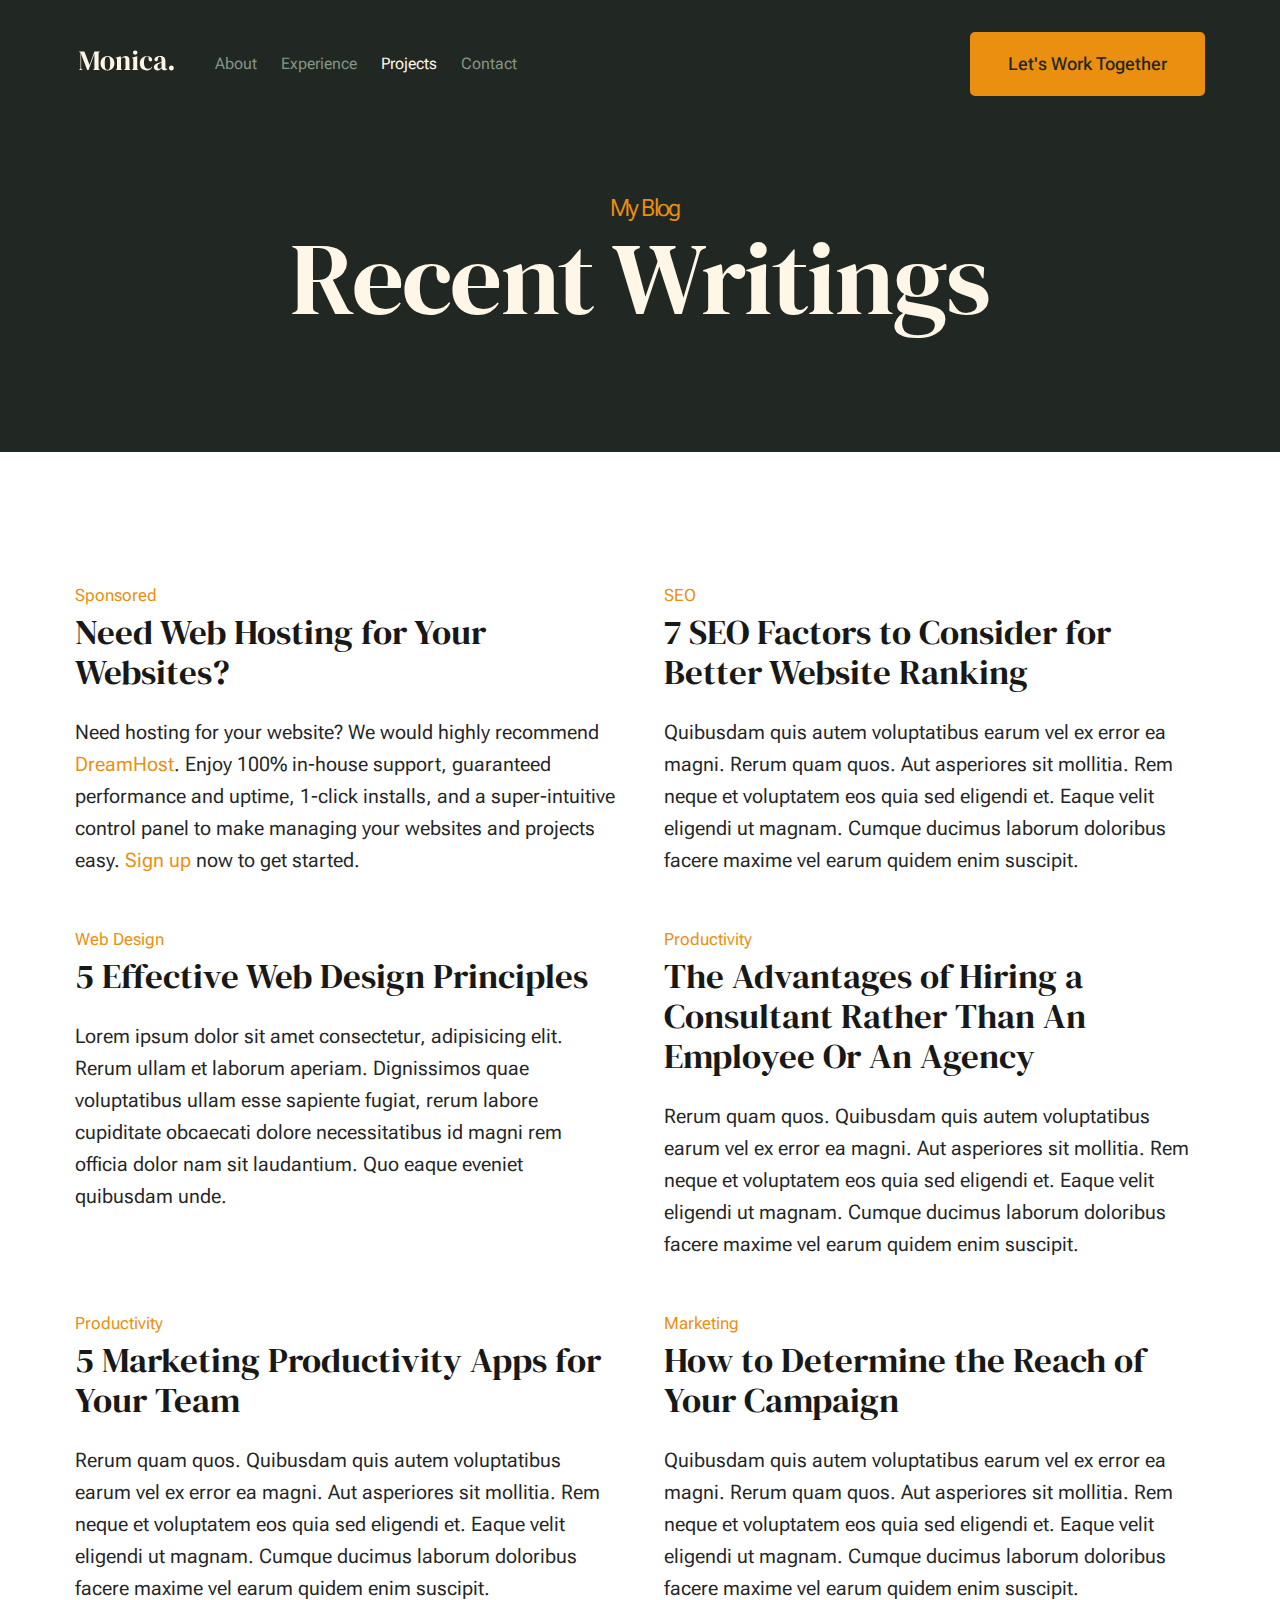
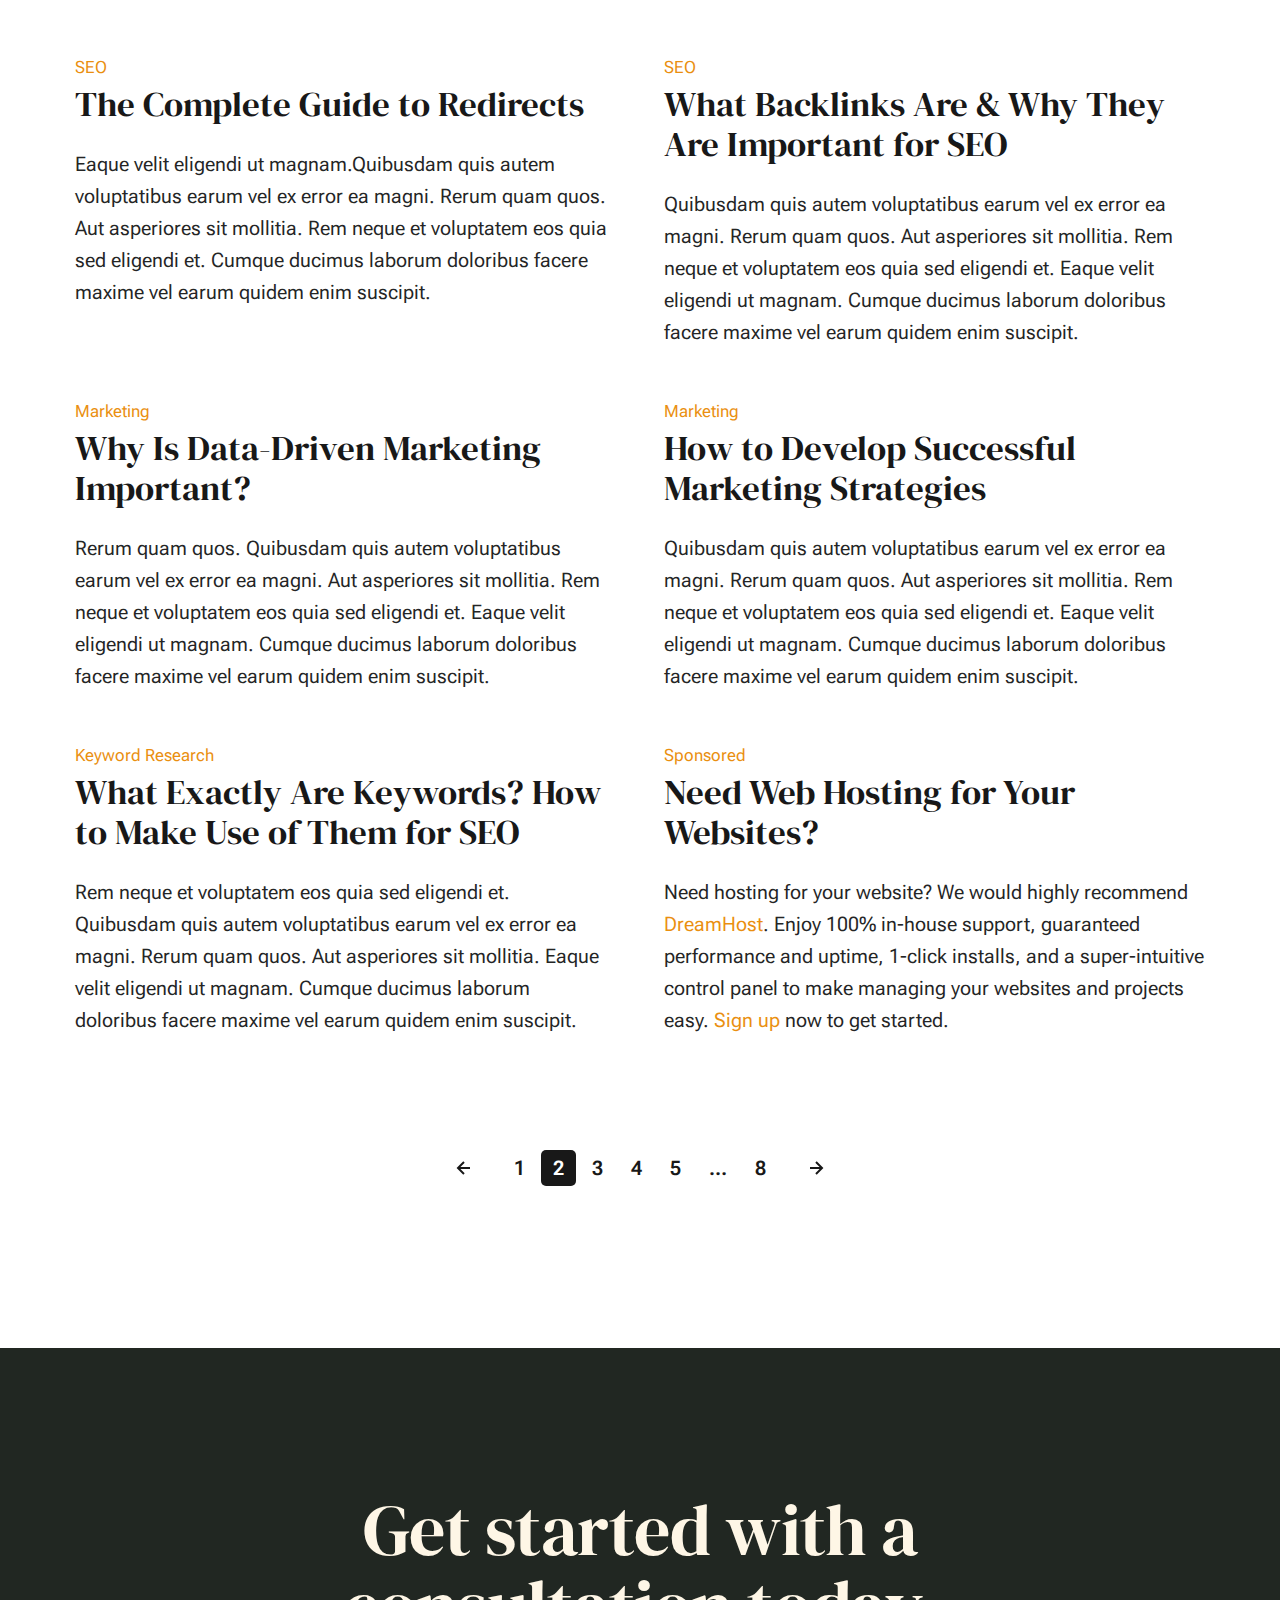
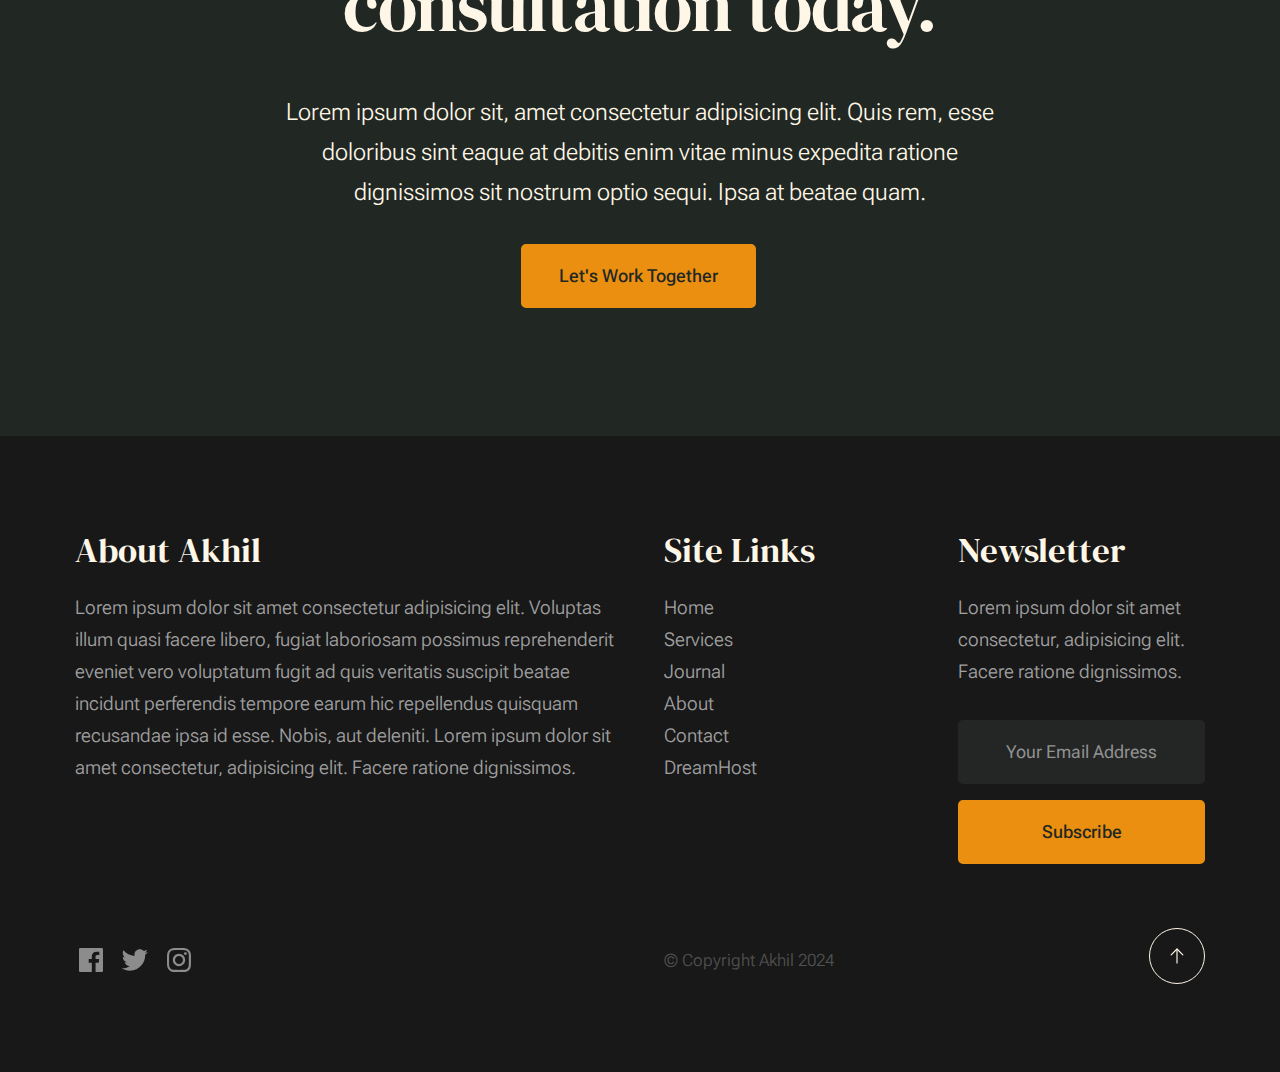
<file: projects.html>
<!DOCTYPE html>
<html lang="en" class="no-js">

<head>

    <!--- basic page needs
    ================================================== -->
    <meta charset="utf-8">
    <meta name="viewport" content="width=device-width, initial-scale=1">
    <title>Projects - Akhil</title>

    <script>
        document.documentElement.classList.remove('no-js');
        document.documentElement.classList.add('js');
    </script>

    <!-- CSS
    ================================================== -->
    <link rel="stylesheet" href="css/vendor.css">
    <link rel="stylesheet" href="css/styles.css">

    <!-- favicons
    ================================================== -->
    <link rel="apple-touch-icon" sizes="180x180" href="apple-touch-icon.png">
    <link rel="icon" type="image/png" sizes="32x32" href="favicon-32x32.png">
    <link rel="icon" type="image/png" sizes="16x16" href="favicon-16x16.png">
    <link rel="manifest" href="site.webmanifest">

</head>


<body id="top">


    <!-- preloader
    ================================================== -->
    <div id="preloader">
        <div id="loader" class="dots-fade">
            <div></div>
            <div></div>
            <div></div>
        </div>
    </div>


    <!-- page wrap
    ================================================== -->
    <div id="page" class="s-pagewrap">

        <!-- # site header 
        ================================================== -->
        <header class="s-header">

            <div class="row s-header__inner width-sixteen-col">

                <div class="s-header__block">
                    <div class="s-header__logo">
                        <a class="logo" href="index.html">
                            <img src="images/logo.svg" alt="Homepage">
                        </a>
                    </div>

                    <a class="s-header__menu-toggle" href="#0"><span>Menu</span></a>
                </div> <!-- end s-header__block -->

                <nav class="s-header__nav">

                    <ul class="s-header__menu-links">
                        <li><a href="about.html">About</a></li>
                        <li><a href="services.html">Experience</a></li>
                        <li class="current"><a href="projects.html">Projects</a></li>
                        <li><a href="contact.html">Contact</a></li>
                    </ul> <!-- s-header__menu-links -->

                    <div class="s-header__contact">
                        <a href="contact.html" class="btn btn--primary s-header__contact-btn">Let's Work Together</a>
                    </div> <!-- s-header__contact -->

                </nav> <!-- end s-header__nav -->

            </div> <!-- end s-header__inner -->

        </header> <!-- end s-header -->


        <!-- # site main content
        ================================================== -->
        <section id="content" class="s-content">

            <section class="s-pageheader pageheader">
                <div class="row">
                    <div class="column xl-12">
                        <h1 class="page-title">
                            <span class="page-title__small-type text-pretitle">My Blog</span>
                            Recent Writings
                        </h1>
                    </div>
                </div>
            </section>

            <section class="s-pagecontent pagecontent">

                <div class="row">
                    <div class="column xl-12 grid-block">

                        <!-- <div class="grid-full">         -->
                        <div class="grid-full grid-list-items">

                            <div class="grid-list-items__item blog-card">
                                <div class="blog-card__header">
                                    <div class="blog-card__cat-links">
                                        <a href="blog.html">Sponsored</a>
                                    </div>
                                    <h3 class="blog-card__title"><a href="https://www.dreamhost.com/r.cgi?287326">Need
                                            Web Hosting for Your Websites?</a></h3>
                                </div>
                                <div class="blog-card__text">
                                    <p>
                                        Need hosting for your website? We would highly recommend <a
                                            href="https://www.dreamhost.com/r.cgi?287326">DreamHost</a>.
                                        Enjoy 100% in-house support, guaranteed performance and uptime, 1-click
                                        installs, and a super-intuitive control
                                        panel to make managing your websites and projects easy. <a
                                            href="https://www.dreamhost.com/r.cgi?287326">Sign up</a> now to get
                                        started.
                                    </p>
                                </div>
                            </div> <!-- end blog-card -->
                            <div class="grid-list-items__item blog-card">
                                <div class="blog-card__header">
                                    <div class="blog-card__cat-links">
                                        <a href="blog.html">SEO</a>
                                    </div>
                                    <h3 class="blog-card__title"><a href="single.html">7 SEO Factors to Consider for
                                            Better Website Ranking</a></h3>
                                </div>
                                <div class="blog-card__text">
                                    <p>
                                        Quibusdam quis autem voluptatibus earum vel ex error ea magni. Rerum quam quos.
                                        Aut asperiores
                                        sit mollitia. Rem neque et voluptatem eos quia sed eligendi et. Eaque velit
                                        eligendi ut
                                        magnam. Cumque ducimus laborum doloribus facere maxime vel earum quidem enim
                                        suscipit.
                                    </p>
                                </div>
                            </div> <!-- end blog-card -->
                            <div class="grid-list-items__item blog-card">
                                <div class="blog-card__header">
                                    <div class="blog-card__cat-links">
                                        <a href="blog.html">Web Design</a>
                                    </div>
                                    <h3 class="blog-card__title"><a href="single.html">5 Effective Web Design
                                            Principles</a></h3>
                                </div>
                                <div class="blog-card__text">
                                    <p>
                                        Lorem ipsum dolor sit amet consectetur, adipisicing elit. Rerum ullam et laborum
                                        aperiam.
                                        Dignissimos quae voluptatibus ullam esse sapiente fugiat, rerum labore
                                        cupiditate obcaecati
                                        dolore necessitatibus id magni rem officia dolor nam sit laudantium. Quo eaque
                                        eveniet quibusdam unde.
                                    </p>
                                </div>
                            </div> <!-- end blog card -->
                            <div class="grid-list-items__item blog-card">
                                <div class="blog-card__header">
                                    <div class="blog-card__cat-links">
                                        <a href="blog.html">Productivity</a>
                                    </div>
                                    <h3 class="blog-card__title"><a href="single.html">The Advantages of Hiring a
                                            Consultant Rather Than An Employee Or An Agency</a></h3>
                                </div>
                                <div class="blog-card__text">
                                    <p>
                                        Rerum quam quos. Quibusdam quis autem voluptatibus earum vel ex error ea magni.
                                        Aut asperiores
                                        sit mollitia. Rem neque et voluptatem eos quia sed eligendi et. Eaque velit
                                        eligendi ut
                                        magnam. Cumque ducimus laborum doloribus facere maxime vel earum quidem enim
                                        suscipit.
                                    </p>
                                </div>
                            </div> <!-- end blog-card -->
                            <div class="grid-list-items__item blog-card">
                                <div class="blog-card__header">
                                    <div class="blog-card__cat-links">
                                        <a href="blog.html">Productivity</a>
                                    </div>
                                    <h3 class="blog-card__title"><a href="single.html">5 Marketing Productivity Apps for
                                            Your Team</a></h3>
                                </div>
                                <div class="blog-card__text">
                                    <p>
                                        Rerum quam quos. Quibusdam quis autem voluptatibus earum vel ex error ea magni.
                                        Aut asperiores
                                        sit mollitia. Rem neque et voluptatem eos quia sed eligendi et. Eaque velit
                                        eligendi ut
                                        magnam. Cumque ducimus laborum doloribus facere maxime vel earum quidem enim
                                        suscipit.
                                    </p>
                                </div>
                            </div> <!-- end blog-card -->
                            <div class="grid-list-items__item blog-card">
                                <div class="blog-card__header">
                                    <div class="blog-card__cat-links">
                                        <a href="blog.html">Marketing</a>
                                    </div>
                                    <h3 class="blog-card__title"><a href="single.html">How to Determine the Reach of
                                            Your Campaign</a></h3>
                                </div>
                                <div class="blog-card__text">
                                    <p>
                                        Quibusdam quis autem voluptatibus earum vel ex error ea magni. Rerum quam quos.
                                        Aut asperiores
                                        sit mollitia. Rem neque et voluptatem eos quia sed eligendi et. Eaque velit
                                        eligendi ut
                                        magnam. Cumque ducimus laborum doloribus facere maxime vel earum quidem enim
                                        suscipit.
                                    </p>
                                </div>
                            </div> <!-- end blog-card -->
                            <div class="grid-list-items__item blog-card">
                                <div class="blog-card__header">
                                    <div class="blog-card__cat-links">
                                        <a href="blog.html">SEO</a>
                                    </div>
                                    <h3 class="blog-card__title"><a href="single.html">The Complete Guide to
                                            Redirects</a></h3>
                                </div>
                                <div class="blog-card__text">
                                    <p>
                                        Eaque velit eligendi ut magnam.Quibusdam quis autem voluptatibus earum vel
                                        ex error ea magni. Rerum quam quos. Aut asperiores sit mollitia. Rem neque et
                                        voluptatem eos quia sed eligendi et. Cumque ducimus laborum doloribus facere
                                        maxime
                                        vel earum quidem enim suscipit.
                                    </p>
                                </div>
                            </div> <!-- end blog card -->
                            <div class="grid-list-items__item blog-card">
                                <div class="blog-card__header">
                                    <div class="blog-card__cat-links">
                                        <a href="blog.html">SEO</a>
                                    </div>
                                    <h3 class="blog-card__title"><a href="single.html">What Backlinks Are & Why They Are
                                            Important for SEO</a></h3>
                                </div>
                                <div class="blog-card__text">
                                    <p>
                                        Quibusdam quis autem voluptatibus earum vel ex error ea magni. Rerum quam quos.
                                        Aut asperiores
                                        sit mollitia. Rem neque et voluptatem eos quia sed eligendi et. Eaque velit
                                        eligendi ut
                                        magnam. Cumque ducimus laborum doloribus facere maxime vel earum quidem enim
                                        suscipit.
                                    </p>
                                </div>
                            </div> <!-- end blog-card -->
                            <div class="grid-list-items__item blog-card">
                                <div class="blog-card__header">
                                    <div class="blog-card__cat-links">
                                        <a href="blog.html">Marketing</a>
                                    </div>
                                    <h3 class="blog-card__title"><a href="single.html">Why Is Data-Driven Marketing
                                            Important?</a></h3>
                                </div>
                                <div class="blog-card__text">
                                    <p>
                                        Rerum quam quos. Quibusdam quis autem voluptatibus earum vel ex error ea magni.
                                        Aut asperiores
                                        sit mollitia. Rem neque et voluptatem eos quia sed eligendi et. Eaque velit
                                        eligendi ut
                                        magnam. Cumque ducimus laborum doloribus facere maxime vel earum quidem enim
                                        suscipit.
                                    </p>
                                </div>
                            </div> <!-- end blog card -->
                            <div class="grid-list-items__item blog-card">
                                <div class="blog-card__header">
                                    <div class="blog-card__cat-links">
                                        <a href="blog.html">Marketing</a>
                                    </div>
                                    <h3 class="blog-card__title"><a href="single.html">How to Develop Successful
                                            Marketing Strategies</a></h3>
                                </div>
                                <div class="blog-card__text">
                                    <p>
                                        Quibusdam quis autem voluptatibus earum vel ex error ea magni. Rerum quam quos.
                                        Aut asperiores
                                        sit mollitia. Rem neque et voluptatem eos quia sed eligendi et. Eaque velit
                                        eligendi ut
                                        magnam. Cumque ducimus laborum doloribus facere maxime vel earum quidem enim
                                        suscipit.
                                    </p>
                                </div>
                            </div> <!-- end blog-card -->
                            <div class="grid-list-items__item blog-card">
                                <div class="blog-card__header">
                                    <div class="blog-card__cat-links">
                                        <a href="blog.html">Keyword Research</a>
                                    </div>
                                    <h3 class="blog-card__title"><a href="single.html">What Exactly Are Keywords? How to
                                            Make Use of Them for SEO</a></h3>
                                </div>
                                <div class="blog-card__text">
                                    <p>
                                        Rem neque et voluptatem eos quia sed eligendi et. Quibusdam quis autem
                                        voluptatibus earum vel ex error ea magni.
                                        Rerum quam quos. Aut asperiores sit mollitia. Eaque velit eligendi ut
                                        magnam. Cumque ducimus laborum doloribus facere maxime vel earum quidem enim
                                        suscipit.
                                    </p>
                                </div>
                            </div> <!-- end blog-card -->
                            <div class="grid-list-items__item blog-card">
                                <div class="blog-card__header">
                                    <div class="blog-card__cat-links">
                                        <a href="blog.html">Sponsored</a>
                                    </div>
                                    <h3 class="blog-card__title"><a href="https://www.dreamhost.com/r.cgi?287326">Need
                                            Web Hosting for Your Websites?</a></h3>
                                </div>
                                <div class="blog-card__text">
                                    <p>
                                        Need hosting for your website? We would highly recommend <a
                                            href="https://www.dreamhost.com/r.cgi?287326">DreamHost</a>.
                                        Enjoy 100% in-house support, guaranteed performance and uptime, 1-click
                                        installs, and a super-intuitive control
                                        panel to make managing your websites and projects easy. <a
                                            href="https://www.dreamhost.com/r.cgi?287326">Sign up</a> now to get
                                        started.
                                    </p>
                                </div>
                            </div> <!-- end blog card -->

                        </div> <!-- grid-list-items -->
                        <!-- </div>     -->

                    </div> <!-- end grid-block-->
                </div> <!-- end row -->

                <!-- pagination -->
                <div class="row navigation pagination">
                    <div class="column xl-12">
                        <nav class="pgn">
                            <ul>
                                <li>
                                    <a class="pgn__prev" href="#0">
                                        <svg xmlns="http://www.w3.org/2000/svg" width="24" height="24"
                                            viewBox="0 0 24 24">
                                            <path
                                                d="M12.707 17.293L8.414 13H18v-2H8.414l4.293-4.293-1.414-1.414L4.586 12l6.707 6.707z" />
                                        </svg>
                                    </a>
                                </li>
                                <li><a class="pgn__num" href="#0">1</a></li>
                                <li><span class="pgn__num current">2</span></li>
                                <li><a class="pgn__num" href="#0">3</a></li>
                                <li><a class="pgn__num" href="#0">4</a></li>
                                <li><a class="pgn__num" href="#0">5</a></li>
                                <li><span class="pgn__num dots">…</span></li>
                                <li><a class="pgn__num" href="#0">8</a></li>
                                <li>
                                    <a class="pgn__next" href="#0">
                                        <svg xmlns="http://www.w3.org/2000/svg" width="24" height="24"
                                            viewBox="0 0 24 24">
                                            <path
                                                d="M11.293 17.293l1.414 1.414L19.414 12l-6.707-6.707-1.414 1.414L15.586 11H6v2h9.586z" />
                                        </svg>
                                    </a>
                                </li>
                            </ul>
                        </nav>
                    </div> <!-- end column -->
                </div> <!-- end pagination -->

            </section>

        </section> <!-- s-content-->

        <!-- # cta
        ================================================== -->
        <section id="cta" class="s-cta">

            <div class="row row-x-center text-center">
                <div class="column xl-8 lg-12">

                    <div class="s-cta__content">
                        <h2 class="text-display-title">
                            Get started with a consultation today.
                        </h2>
                        <p class="lead">
                            Lorem ipsum dolor sit, amet consectetur adipisicing elit. Quis rem, esse doloribus sint
                            eaque at debitis enim vitae minus expedita ratione dignissimos sit nostrum optio sequi. Ipsa
                            at beatae quam.
                        </p>
                        <a href="contact.html" class="btn btn--primary">Let's Work Together</a>
                    </div>

                </div>
            </div>

        </section> <!-- end s-cta -->


        <!-- # footer 
        ================================================== -->
        <footer class="s-footer">
            <div class="row s-footer__content">
                <div class="column xl-6 lg-6 md-12 s-footer__block s-footer__about">
                    <h3>About Akhil</h3>
                    <p>
                        Lorem ipsum dolor sit amet consectetur adipisicing elit. Voluptas illum quasi facere libero,
                        fugiat laboriosam possimus reprehenderit eveniet vero voluptatum fugit ad quis veritatis
                        suscipit beatae
                        incidunt perferendis tempore earum hic repellendus quisquam recusandae ipsa id esse. Nobis, aut
                        deleniti.
                        Lorem ipsum dolor sit amet consectetur, adipisicing elit. Facere ratione dignissimos.
                    </p>
                </div>
                <div class="column xl-3 lg-6 md-12 s-footer__block s-footer__site-links">
                    <h3>Site Links</h3>
                    <ul class="link-list">
                        <li><a href="index.html">Home</a></li>
                        <li><a href="services.html">Services</a></li>
                        <li><a href="blog.html">Journal</a></li>
                        <li><a href="about.html">About</a></li>
                        <li><a href="contact.html">Contact</a></li>
                        <li><a href="https://www.dreamhost.com/r.cgi?287326">DreamHost</a></li>
                    </ul>
                </div>
                <div class="column xl-3 lg-6 md-12 tab-12 s-footer__block s-footer__newsletter">
                    <h3>Newsletter</h3>

                    <p>
                        Lorem ipsum dolor sit amet consectetur, adipisicing elit. Facere ratione dignissimos.
                    </p>

                    <div class="subscribe-form">
                        <form id="mc-form" class="mc-form">
                            <input type="email" name="EMAIL" id="mce-EMAIL" class="u-fullwidth text-center"
                                placeholder="Your Email Address"
                                title="The domain portion of the email address is invalid (the portion after the @)."
                                pattern="^([^\x00-\x20\x22\x28\x29\x2c\x2e\x3a-\x3c\x3e\x40\x5b-\x5d\x7f-\xff]+|\x22([^\x0d\x22\x5c\x80-\xff]|\x5c[\x00-\x7f])*\x22)(\x2e([^\x00-\x20\x22\x28\x29\x2c\x2e\x3a-\x3c\x3e\x40\x5b-\x5d\x7f-\xff]+|\x22([^\x0d\x22\x5c\x80-\xff]|\x5c[\x00-\x7f])*\x22))*\x40([^\x00-\x20\x22\x28\x29\x2c\x2e\x3a-\x3c\x3e\x40\x5b-\x5d\x7f-\xff]+|\x5b([^\x0d\x5b-\x5d\x80-\xff]|\x5c[\x00-\x7f])*\x5d)(\x2e([^\x00-\x20\x22\x28\x29\x2c\x2e\x3a-\x3c\x3e\x40\x5b-\x5d\x7f-\xff]+|\x5b([^\x0d\x5b-\x5d\x80-\xff]|\x5c[\x00-\x7f])*\x5d))*(\.\w{2,})+$"
                                required>
                            <input type="submit" name="subscribe" value="Subscribe"
                                class="btn btn--primary btn--small u-fullwidth">
                            <!-- <div style="position: absolute; left: -5000px;" aria-hidden="true"><input type="text" name="b_cdb7b577e41181934ed6a6a44_9a91cfe7b3" tabindex="-1" value=""></div> -->
                            <div class="mc-status"></div>
                        </form>
                    </div>
                </div>
            </div>

            <div class="row s-footer__bottom">
                <div class="column xl-6 lg-12">
                    <ul class="s-footer__social social-list">
                        <li>
                            <a href="#0">
                                <svg xmlns="http://www.w3.org/2000/svg" width="24" height="24" viewBox="0 0 24 24"
                                    style="fill:rgba(0, 0, 0, 1);transform:;-ms-filter:">
                                    <path
                                        d="M20,3H4C3.447,3,3,3.448,3,4v16c0,0.552,0.447,1,1,1h8.615v-6.96h-2.338v-2.725h2.338v-2c0-2.325,1.42-3.592,3.5-3.592 c0.699-0.002,1.399,0.034,2.095,0.107v2.42h-1.435c-1.128,0-1.348,0.538-1.348,1.325v1.735h2.697l-0.35,2.725h-2.348V21H20 c0.553,0,1-0.448,1-1V4C21,3.448,20.553,3,20,3z">
                                    </path>
                                </svg>
                                <span class="u-screen-reader-text">Facebook</span>
                            </a>
                        </li>
                        <li>
                            <a href="#0">
                                <svg xmlns="http://www.w3.org/2000/svg" width="24" height="24" viewBox="0 0 24 24"
                                    style="fill:rgba(0, 0, 0, 1);transform:;-ms-filter:">
                                    <path
                                        d="M19.633,7.997c0.013,0.175,0.013,0.349,0.013,0.523c0,5.325-4.053,11.461-11.46,11.461c-2.282,0-4.402-0.661-6.186-1.809 c0.324,0.037,0.636,0.05,0.973,0.05c1.883,0,3.616-0.636,5.001-1.721c-1.771-0.037-3.255-1.197-3.767-2.793 c0.249,0.037,0.499,0.062,0.761,0.062c0.361,0,0.724-0.05,1.061-0.137c-1.847-0.374-3.23-1.995-3.23-3.953v-0.05 c0.537,0.299,1.16,0.486,1.82,0.511C3.534,9.419,2.823,8.184,2.823,6.787c0-0.748,0.199-1.434,0.548-2.032 c1.983,2.443,4.964,4.04,8.306,4.215c-0.062-0.3-0.1-0.611-0.1-0.923c0-2.22,1.796-4.028,4.028-4.028 c1.16,0,2.207,0.486,2.943,1.272c0.91-0.175,1.782-0.512,2.556-0.973c-0.299,0.935-0.936,1.721-1.771,2.22 c0.811-0.088,1.597-0.312,2.319-0.624C21.104,6.712,20.419,7.423,19.633,7.997z">
                                    </path>
                                </svg>
                                <span class="u-screen-reader-text">Twitter</span>
                            </a>
                        </li>
                        <li>
                            <a href="#0">
                                <svg xmlns="http://www.w3.org/2000/svg" width="24" height="24" viewBox="0 0 24 24"
                                    style="fill:rgba(0, 0, 0, 1);transform:;-ms-filter:">
                                    <path
                                        d="M11.999,7.377c-2.554,0-4.623,2.07-4.623,4.623c0,2.554,2.069,4.624,4.623,4.624c2.552,0,4.623-2.07,4.623-4.624 C16.622,9.447,14.551,7.377,11.999,7.377L11.999,7.377z M11.999,15.004c-1.659,0-3.004-1.345-3.004-3.003 c0-1.659,1.345-3.003,3.004-3.003s3.002,1.344,3.002,3.003C15.001,13.659,13.658,15.004,11.999,15.004L11.999,15.004z">
                                    </path>
                                    <circle cx="16.806" cy="7.207" r="1.078"></circle>
                                    <path
                                        d="M20.533,6.111c-0.469-1.209-1.424-2.165-2.633-2.632c-0.699-0.263-1.438-0.404-2.186-0.42 c-0.963-0.042-1.268-0.054-3.71-0.054s-2.755,0-3.71,0.054C7.548,3.074,6.809,3.215,6.11,3.479C4.9,3.946,3.945,4.902,3.477,6.111 c-0.263,0.7-0.404,1.438-0.419,2.186c-0.043,0.962-0.056,1.267-0.056,3.71c0,2.442,0,2.753,0.056,3.71 c0.015,0.748,0.156,1.486,0.419,2.187c0.469,1.208,1.424,2.164,2.634,2.632c0.696,0.272,1.435,0.426,2.185,0.45 c0.963,0.042,1.268,0.055,3.71,0.055s2.755,0,3.71-0.055c0.747-0.015,1.486-0.157,2.186-0.419c1.209-0.469,2.164-1.424,2.633-2.633 c0.263-0.7,0.404-1.438,0.419-2.186c0.043-0.962,0.056-1.267,0.056-3.71s0-2.753-0.056-3.71C20.941,7.57,20.801,6.819,20.533,6.111z M19.315,15.643c-0.007,0.576-0.111,1.147-0.311,1.688c-0.305,0.787-0.926,1.409-1.712,1.711c-0.535,0.199-1.099,0.303-1.67,0.311 c-0.95,0.044-1.218,0.055-3.654,0.055c-2.438,0-2.687,0-3.655-0.055c-0.569-0.007-1.135-0.112-1.669-0.311 c-0.789-0.301-1.414-0.923-1.719-1.711c-0.196-0.534-0.302-1.099-0.311-1.669c-0.043-0.95-0.053-1.218-0.053-3.654 c0-2.437,0-2.686,0.053-3.655c0.007-0.576,0.111-1.146,0.311-1.687c0.305-0.789,0.93-1.41,1.719-1.712 c0.534-0.198,1.1-0.303,1.669-0.311c0.951-0.043,1.218-0.055,3.655-0.055c2.437,0,2.687,0,3.654,0.055 c0.571,0.007,1.135,0.112,1.67,0.311c0.786,0.303,1.407,0.925,1.712,1.712c0.196,0.534,0.302,1.099,0.311,1.669 c0.043,0.951,0.054,1.218,0.054,3.655c0,2.436,0,2.698-0.043,3.654H19.315z">
                                    </path>
                                </svg>
                                <span class="u-screen-reader-text">Instagram</span>
                            </a>
                        </li>
                        <li>
                        </li>
                    </ul> <!-- end s-footer__social -->
                </div>
                <div class="column xl-6 lg-12">
                    <p class="ss-copyright">
                        <span>© Copyright Akhil 2024</span>
                    </p>
                </div>

                <div class="ss-go-top">
                    <a class="smoothscroll" title="Back to Top" href="#top">
                        <svg xmlns="http://www.w3.org/2000/svg" viewBox="0 0 24 24" width="36" height="36" fill="none"
                            stroke="#ffffff" stroke-width="1" stroke-linecap="round" stroke-linejoin="round">&lt;!--!
                            Atomicons Free 1.00 by @atisalab License - https://atomicons.com/license/ (Icons: CC BY 4.0)
                            Copyright 2021 Atomicons --&gt;<polyline points="17 11 12 6 7 11"></polyline>
                            <line x1="12" y1="18" x2="12" y2="6"></line>
                        </svg>
                    </a>
                </div> <!-- end ss-go-top -->
            </div>

        </footer> <!-- end s-footer -->

    </div> <!-- end page-wrap -->

    <!-- Java Script
    ================================================== -->
    <script src="js/plugins.js"></script>
    <script src="js/main.js"></script>

</body>

</html>
</file>
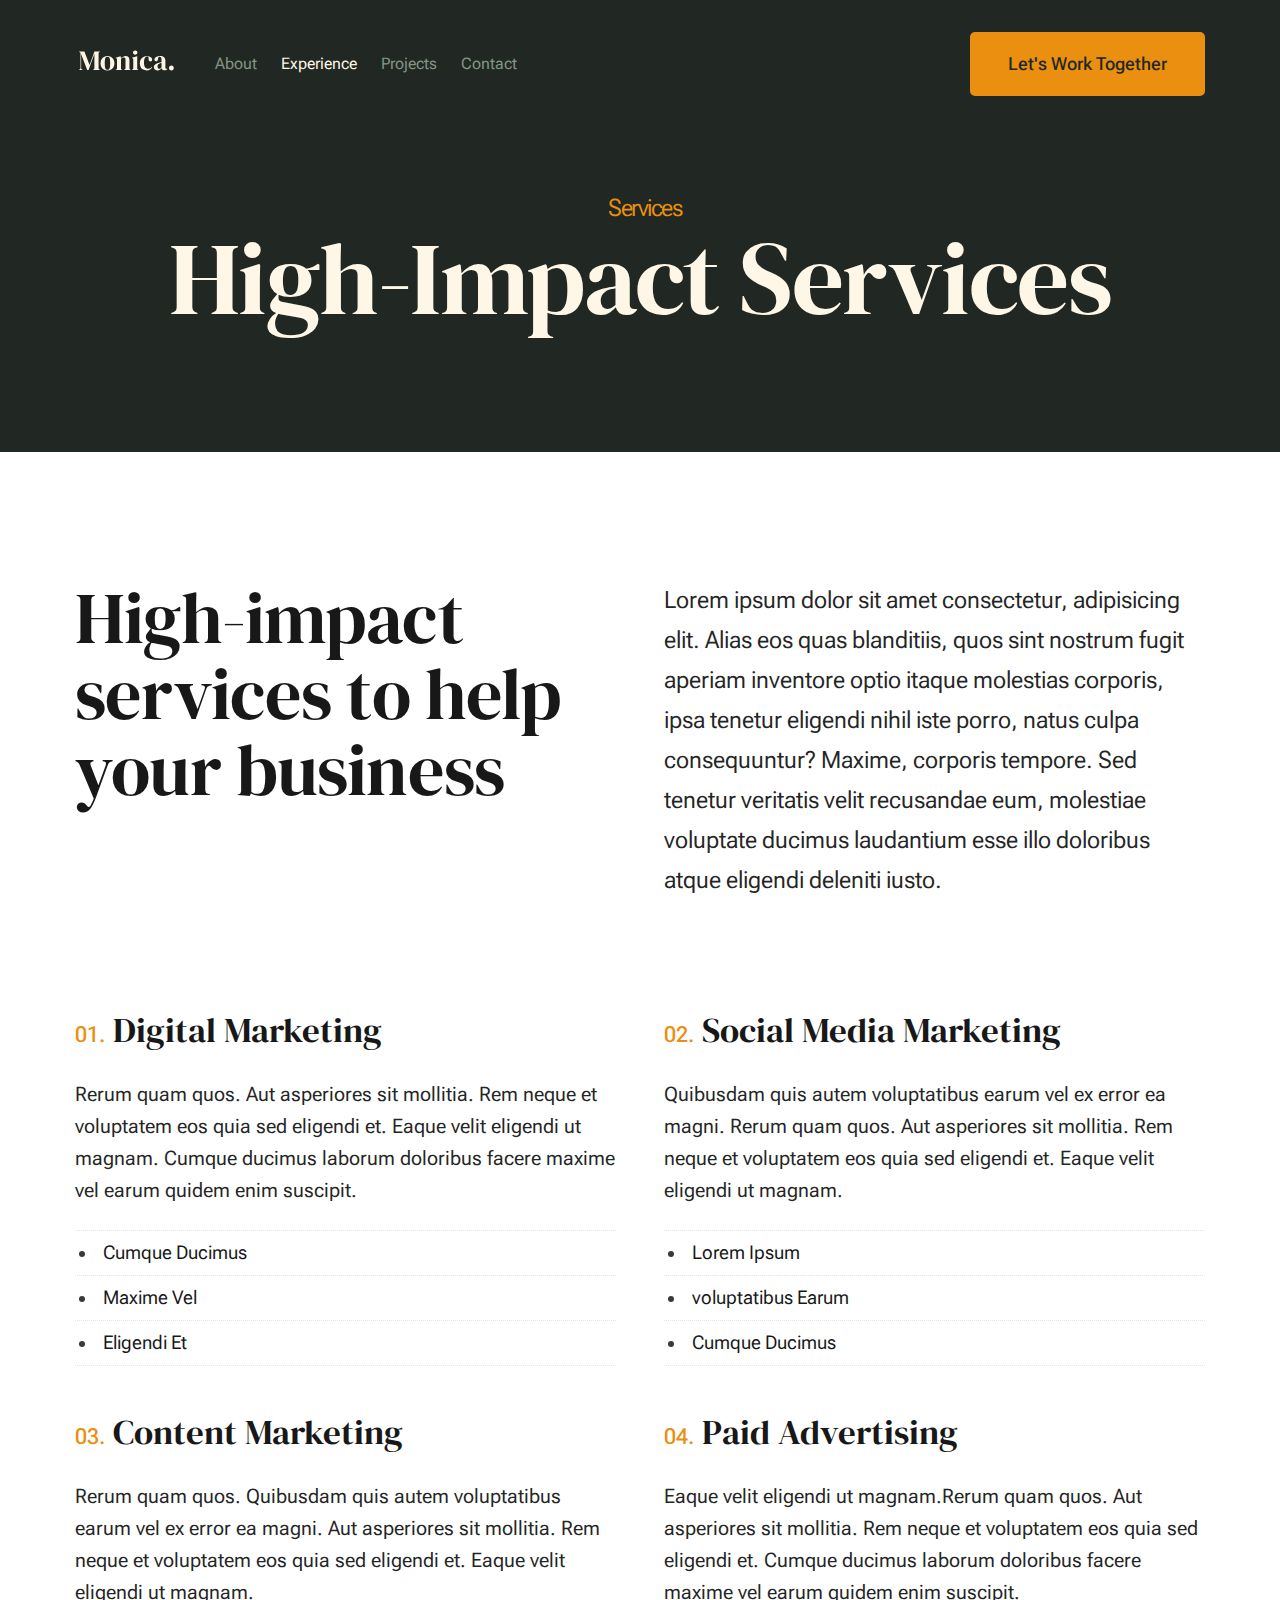
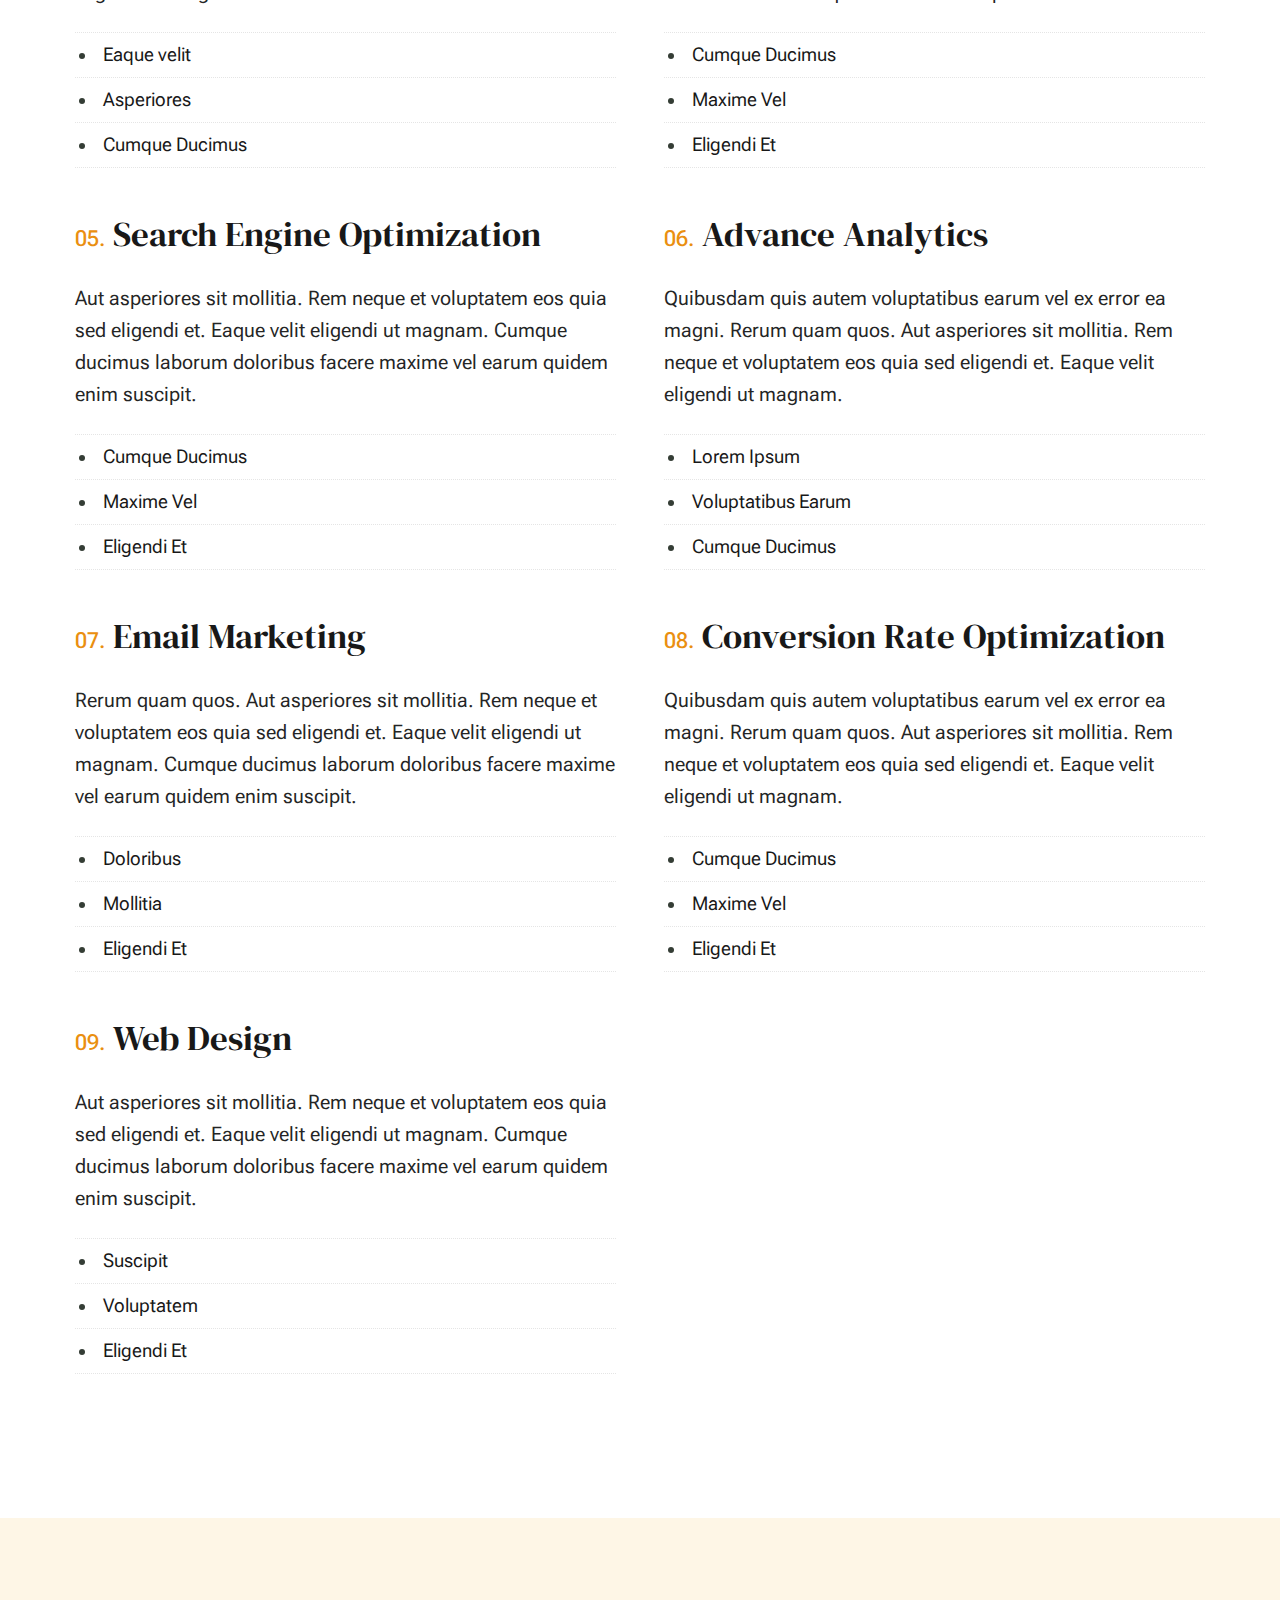
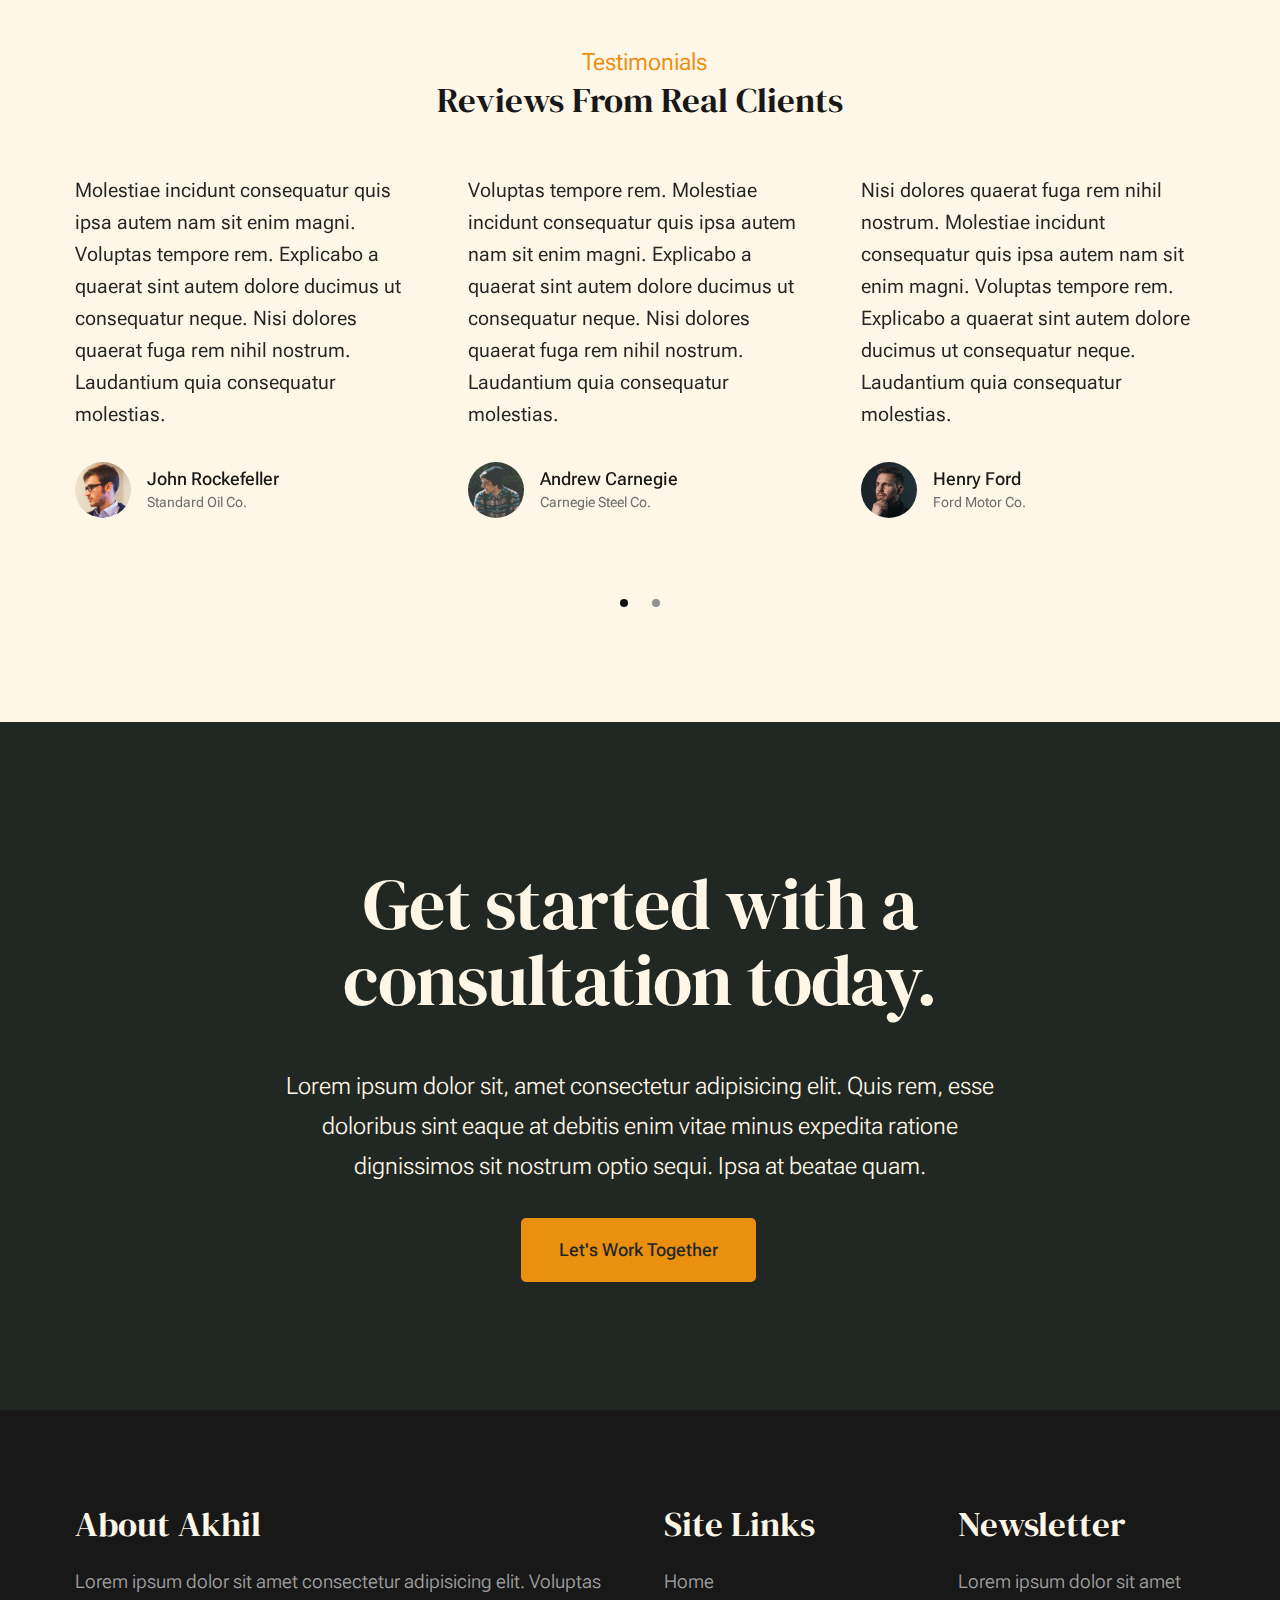
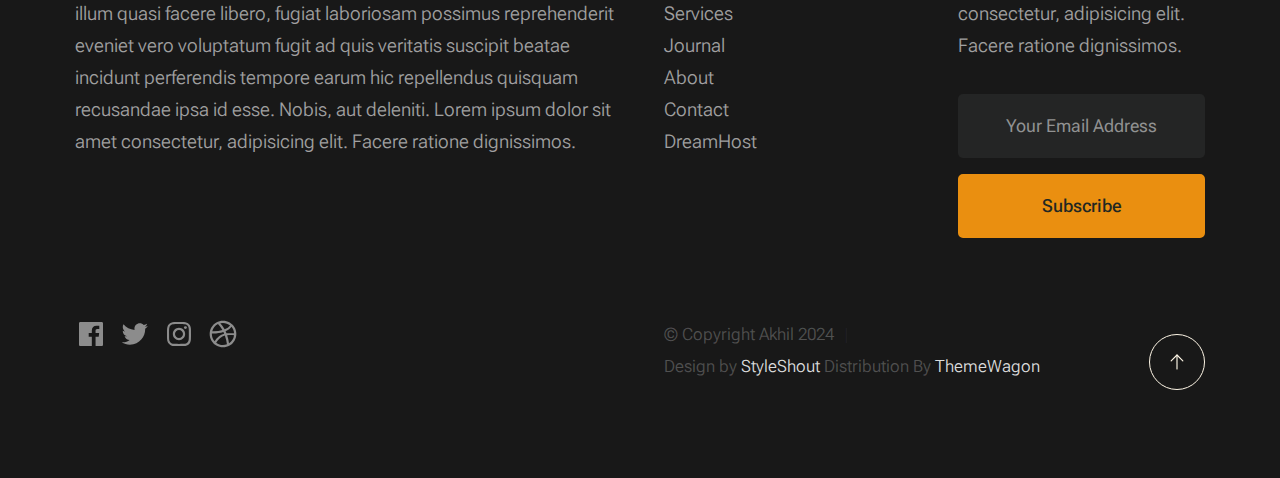
<file: services.html>
<!DOCTYPE html>
<html lang="en" class="no-js">

<head>

    <!--- basic page needs
    ================================================== -->
    <meta charset="utf-8">
    <meta name="viewport" content="width=device-width, initial-scale=1">
    <title>Services - Akhil</title>

    <script>
        document.documentElement.classList.remove('no-js');
        document.documentElement.classList.add('js');
    </script>

    <!-- CSS
    ================================================== -->
    <link rel="stylesheet" href="css/vendor.css">
    <link rel="stylesheet" href="css/styles.css">

    <!-- favicons
    ================================================== -->
    <link rel="apple-touch-icon" sizes="180x180" href="apple-touch-icon.png">
    <link rel="icon" type="image/png" sizes="32x32" href="favicon-32x32.png">
    <link rel="icon" type="image/png" sizes="16x16" href="favicon-16x16.png">
    <link rel="manifest" href="site.webmanifest">

</head>


<body id="top">


    <!-- preloader
    ================================================== -->
    <div id="preloader">
        <div id="loader" class="dots-fade">
            <div></div>
            <div></div>
            <div></div>
        </div>
    </div>


    <!-- page wrap
    ================================================== -->
    <div id="page" class="s-pagewrap">

        <!-- # site header 
        ================================================== -->
        <header class="s-header">

            <div class="row s-header__inner width-sixteen-col">

                <div class="s-header__block">
                    <div class="s-header__logo">
                        <a class="logo" href="index.html">
                            <img src="images/logo.svg" alt="Homepage">
                        </a>
                    </div>

                    <a class="s-header__menu-toggle" href="#0"><span>Menu</span></a>
                </div> <!-- end s-header__block -->

                <nav class="s-header__nav">

                    <ul class="s-header__menu-links">
                        <li><a href="about.html">About</a></li>
                        <li class="current"><a href="services.html">Experience</a></li>
                        <li><a href="blog.html">Projects</a></li>
                        <li><a href="contact.html">Contact</a></li>
                    </ul> <!-- s-header__menu-links -->

                    <div class="s-header__contact">
                        <a href="contact.html" class="btn btn--primary s-header__contact-btn">Let's Work Together</a>
                    </div> <!-- s-header__contact -->

                </nav> <!-- end s-header__nav -->

            </div> <!-- end s-header__inner -->

        </header> <!-- end s-header -->

        <!-- # site main content
        ================================================== -->
        <section id="content" class="s-content">

            <section class="s-pageheader pageheader">
                <div class="row">
                    <div class="column xl-12">
                        <h1 class="page-title">
                            <span class="page-title__small-type text-pretitle">Services</span>
                            High-Impact Services
                        </h1>

                    </div>
                </div>
            </section> <!-- pageheader -->

            <section class="s-pagecontent pagecontent">

                <div class="row pageintro">
                    <div class="column xl-6 lg-12">
                        <h2 class="text-display-title">High-impact services to help your business</h2>
                    </div>
                    <div class="column xl-6 lg-12 u-flexitem-x-right">
                        <p class="lead">
                            Lorem ipsum dolor sit amet consectetur, adipisicing elit. Alias eos quas blanditiis, quos
                            sint nostrum fugit aperiam
                            inventore optio itaque molestias corporis, ipsa tenetur eligendi nihil iste porro, natus
                            culpa consequuntur? Maxime,
                            corporis tempore. Sed tenetur veritatis velit recusandae eum, molestiae voluptate ducimus
                            laudantium esse illo
                            doloribus atque eligendi deleniti iusto.
                        </p>
                    </div>
                </div> <!-- pageintro -->

                <div class="row">
                    <div class="column xl-12 grid-block">

                        <div class="grid-full grid-list-items list-items show-ctr">

                            <div class="grid-list-items__item list-items__item">
                                <div class="list-items__item-header">
                                    <h3 class="list-items__item-title">Digital Marketing</h3>
                                </div>
                                <div class="list-items__item-text">
                                    <p>
                                        Rerum quam quos. Aut asperiores
                                        sit mollitia. Rem neque et voluptatem eos quia sed eligendi et. Eaque velit
                                        eligendi ut
                                        magnam. Cumque ducimus laborum doloribus facere maxime vel earum quidem enim
                                        suscipit.
                                    </p>

                                    <ul class="list-services">
                                        <li>Cumque Ducimus</li>
                                        <li>Maxime Vel</li>
                                        <li>Eligendi Et</li>
                                    </ul>
                                </div>
                            </div> <!-- end list-items__item -->
                            <div class="grid-list-items__item list-items__item">
                                <div class="list-items__item-header">
                                    <h3 class="list-items__item-title">Social Media Marketing</h3>
                                </div>
                                <div class="list-items__item-text">
                                    <p>
                                        Quibusdam quis autem voluptatibus earum vel ex error ea magni. Rerum quam quos.
                                        Aut asperiores
                                        sit mollitia. Rem neque et voluptatem eos quia sed eligendi et. Eaque velit
                                        eligendi ut
                                        magnam.
                                    </p>

                                    <ul class="list-services">
                                        <li>Lorem Ipsum</li>
                                        <li>voluptatibus Earum</li>
                                        <li>Cumque Ducimus</li>
                                    </ul>
                                </div>
                            </div> <!-- end list-items__item -->
                            <div class="grid-list-items__item list-items__item">
                                <div class="list-items__item-header">
                                    <h3 class="list-items__item-title">Content Marketing</h3>
                                </div>
                                <div class="list-items__item-text">
                                    <p>
                                        Rerum quam quos. Quibusdam quis autem voluptatibus earum vel ex error ea magni.
                                        Aut asperiores
                                        sit mollitia. Rem neque et voluptatem eos quia sed eligendi et. Eaque velit
                                        eligendi ut
                                        magnam.
                                    </p>

                                    <ul class="list-services">
                                        <li>Eaque velit</li>
                                        <li>Asperiores</li>
                                        <li>Cumque Ducimus</li>
                                    </ul>
                                </div>
                            </div> <!-- end list-items__item -->
                            <div class="grid-list-items__item list-items__item">
                                <div class="list-items__item-header">
                                    <h3 class="list-items__item-title">Paid Advertising</h3>
                                </div>
                                <div class="list-items__item-text">
                                    <p>
                                        Eaque velit eligendi ut magnam.Rerum quam quos. Aut asperiores
                                        sit mollitia. Rem neque et voluptatem eos quia sed eligendi et.
                                        Cumque ducimus laborum doloribus facere maxime vel earum quidem enim suscipit.
                                    </p>

                                    <ul class="list-services">
                                        <li>Cumque Ducimus</li>
                                        <li>Maxime Vel</li>
                                        <li>Eligendi Et</li>
                                    </ul>
                                </div>
                            </div> <!-- end list-items__item -->
                            <div class="grid-list-items__item list-items__item">
                                <div class="list-items__item-header">
                                    <h3 class="list-items__item-title">Search Engine Optimization</h3>
                                </div>
                                <div class="list-items__item-text">
                                    <p>
                                        Aut asperiores sit mollitia. Rem neque et voluptatem eos quia sed eligendi et.
                                        Eaque velit eligendi ut
                                        magnam. Cumque ducimus laborum doloribus facere maxime vel earum quidem enim
                                        suscipit.
                                    </p>

                                    <ul class="list-services">
                                        <li>Cumque Ducimus</li>
                                        <li>Maxime Vel</li>
                                        <li>Eligendi Et</li>
                                    </ul>
                                </div>
                            </div> <!-- end list-items__item -->
                            <div class="grid-list-items__item list-items__item">
                                <div class="list-items__item-header">
                                    <h3 class="list-items__item-title">Advance Analytics</h3>
                                </div>
                                <div class="list-items__item-text">
                                    <p>
                                        Quibusdam quis autem voluptatibus earum vel ex error ea magni. Rerum quam quos.
                                        Aut asperiores
                                        sit mollitia. Rem neque et voluptatem eos quia sed eligendi et. Eaque velit
                                        eligendi ut
                                        magnam.
                                    </p>

                                    <ul class="list-services">
                                        <li>Lorem Ipsum</li>
                                        <li>Voluptatibus Earum</li>
                                        <li>Cumque Ducimus</li>
                                    </ul>
                                </div>
                            </div> <!-- end list-items__item -->
                            <div class="grid-list-items__item list-items__item">
                                <div class="list-items__item-header">
                                    <h3 class="list-items__item-title">Email Marketing</h3>
                                </div>
                                <div class="list-items__item-text">
                                    <p>
                                        Rerum quam quos. Aut asperiores
                                        sit mollitia. Rem neque et voluptatem eos quia sed eligendi et. Eaque velit
                                        eligendi ut
                                        magnam. Cumque ducimus laborum doloribus facere maxime vel earum quidem enim
                                        suscipit.
                                    </p>

                                    <ul class="list-services">
                                        <li>Doloribus</li>
                                        <li>Mollitia</li>
                                        <li>Eligendi Et</li>
                                    </ul>
                                </div>
                            </div> <!-- end list-items__item -->
                            <div class="grid-list-items__item list-items__item">
                                <div class="list-items__item-header">
                                    <h3 class="list-items__item-title">Conversion Rate Optimization</h3>
                                </div>
                                <div class="list-items__item-text">
                                    <p>
                                        Quibusdam quis autem voluptatibus earum vel ex error ea magni. Rerum quam quos.
                                        Aut asperiores
                                        sit mollitia. Rem neque et voluptatem eos quia sed eligendi et. Eaque velit
                                        eligendi ut
                                        magnam.
                                    </p>

                                    <ul class="list-services">
                                        <li>Cumque Ducimus</li>
                                        <li>Maxime Vel</li>
                                        <li>Eligendi Et</li>
                                    </ul>
                                </div>
                            </div> <!-- end list-items__item -->
                            <div class="grid-list-items__item list-items__item">
                                <div class="list-items__item-header">
                                    <h3 class="list-items__item-title">Web Design</h3>
                                </div>
                                <div class="list-items__item-text">
                                    <p>
                                        Aut asperiores sit mollitia. Rem neque et voluptatem eos quia sed eligendi et.
                                        Eaque velit eligendi ut
                                        magnam. Cumque ducimus laborum doloribus facere maxime vel earum quidem enim
                                        suscipit.
                                    </p>

                                    <ul class="list-services">
                                        <li>Suscipit</li>
                                        <li>Voluptatem</li>
                                        <li>Eligendi Et</li>
                                    </ul>
                                </div>
                            </div> <!-- end list-items__item -->

                        </div> <!-- grid-list-items -->


                    </div> <!-- end grid-block-->
                </div> <!-- end row -->

            </section> <!-- pagecontent -->

            <section class="s-testimonials">

                <div class="s-testimonials__header row row-x-center text-center">
                    <div class="column xl-8 lg-12">

                        <p class="text-pretitle">
                            Testimonials
                        </p>
                        <h3>
                            Reviews From Real Clients
                        </h3>

                    </div>
                </div> <!--end s-testimonials__header -->

                <div class="row s-testimonials__content">
                    <div class="column xl-12 testimonials">

                        <div class="swiper-container testimonials__slider page-slider">

                            <div class="swiper-wrapper">
                                <div class="testimonials__slide swiper-slide">
                                    <p>
                                        Molestiae incidunt consequatur quis ipsa autem nam sit enim magni. Voluptas
                                        tempore rem.
                                        Explicabo a quaerat sint autem dolore ducimus ut consequatur neque. Nisi dolores
                                        quaerat fuga rem nihil nostrum.
                                        Laudantium quia consequatur molestias.
                                    </p>
                                    <div class="testimonials__author">
                                        <img src="images/avatars/user-01.jpg" alt="Author image"
                                            class="testimonials__avatar">
                                        <cite class="testimonials__cite">
                                            <strong>John Rockefeller</strong>
                                            <span>Standard Oil Co.</span>
                                        </cite>
                                    </div>
                                </div>
                                <div class="testimonials__slide swiper-slide">
                                    <p>
                                        Voluptas tempore rem. Molestiae incidunt consequatur quis ipsa autem nam sit
                                        enim magni.
                                        Explicabo a quaerat sint autem dolore ducimus ut consequatur neque. Nisi dolores
                                        quaerat fuga rem nihil nostrum.
                                        Laudantium quia consequatur molestias.
                                    </p>
                                    <div class="testimonials__author">
                                        <img src="images/avatars/user-04.jpg" alt="Author image"
                                            class="testimonials__avatar">
                                        <cite class="testimonials__cite">
                                            <strong>Andrew Carnegie</strong>
                                            <span>Carnegie Steel Co.</span>
                                        </cite>
                                    </div>
                                </div>
                                <div class="testimonials__slide swiper-slide">
                                    <p>
                                        Nisi dolores quaerat fuga rem nihil nostrum. Molestiae incidunt consequatur quis
                                        ipsa autem nam sit enim magni.
                                        Voluptas tempore rem. Explicabo a quaerat sint autem dolore ducimus ut
                                        consequatur neque.
                                        Laudantium quia consequatur molestias.
                                    </p>
                                    <div class="testimonials__author">
                                        <img src="images/avatars/user-06.jpg" alt="Author image"
                                            class="testimonials__avatar">
                                        <cite class="testimonials__cite">
                                            <strong>Henry Ford</strong>
                                            <span>Ford Motor Co.</span>
                                        </cite>
                                    </div>
                                </div>
                                <div class="testimonials__slide swiper-slide">
                                    <p>
                                        Molestiae incidunt consequatur quis ipsa autem nam sit enim magni. Voluptas
                                        tempore rem.
                                        Explicabo a quaerat sint autem dolore ducimus ut consequatur neque. Nisi dolores
                                        quaerat fuga rem nihil nostrum.
                                        Laudantium quia consequatur molestias.
                                    </p>
                                    <div class="testimonials__author">
                                        <img src="images/avatars/user-02.jpg" alt="Author image"
                                            class="testimonials__avatar">
                                        <cite class="testimonials__cite">
                                            <strong>John Morgan</strong>
                                            <span>JP Morgan & Co.</span>
                                        </cite>
                                    </div>
                                </div>
                            </div> <!-- end swiper-wrapper -->

                            <div class="swiper-pagination"></div>

                        </div> <!--end testimonials__slider -->

                    </div> <!-- testimonials -->
                </div> <!--end s-testimonials__content -->

            </section> <!-- end s-testimonials -->

        </section> <!-- s-content-->

        <!-- # cta
        ================================================== -->
        <section id="cta" class="s-cta">

            <div class="row row-x-center text-center">
                <div class="column xl-8 lg-12">

                    <div class="s-cta__content">
                        <h2 class="text-display-title">
                            Get started with a consultation today.
                        </h2>
                        <p class="lead">
                            Lorem ipsum dolor sit, amet consectetur adipisicing elit. Quis rem, esse doloribus sint
                            eaque at debitis enim vitae minus expedita ratione dignissimos sit nostrum optio sequi. Ipsa
                            at beatae quam.
                        </p>
                        <a href="contact.html" class="btn btn--primary">Let's Work Together</a>
                    </div>

                </div>
            </div>

        </section> <!-- end s-cta -->


        <!-- # footer 
        ================================================== -->
        <footer class="s-footer">
            <div class="row s-footer__content">
                <div class="column xl-6 lg-6 md-12 s-footer__block s-footer__about">
                    <h3>About Akhil</h3>
                    <p>
                        Lorem ipsum dolor sit amet consectetur adipisicing elit. Voluptas illum quasi facere libero,
                        fugiat laboriosam possimus reprehenderit eveniet vero voluptatum fugit ad quis veritatis
                        suscipit beatae
                        incidunt perferendis tempore earum hic repellendus quisquam recusandae ipsa id esse. Nobis, aut
                        deleniti.
                        Lorem ipsum dolor sit amet consectetur, adipisicing elit. Facere ratione dignissimos.
                    </p>
                </div>
                <div class="column xl-3 lg-6 md-12 s-footer__block s-footer__site-links">
                    <h3>Site Links</h3>
                    <ul class="link-list">
                        <li><a href="index.html">Home</a></li>
                        <li><a href="services.html">Services</a></li>
                        <li><a href="blog.html">Journal</a></li>
                        <li><a href="about.html">About</a></li>
                        <li><a href="contact.html">Contact</a></li>
                        <li><a href="https://www.dreamhost.com/r.cgi?287326">DreamHost</a></li>
                    </ul>
                </div>
                <div class="column xl-3 lg-6 md-12 tab-12 s-footer__block s-footer__newsletter">
                    <h3>Newsletter</h3>

                    <p>
                        Lorem ipsum dolor sit amet consectetur, adipisicing elit. Facere ratione dignissimos.
                    </p>

                    <div class="subscribe-form">
                        <form id="mc-form" class="mc-form">
                            <input type="email" name="EMAIL" id="mce-EMAIL" class="u-fullwidth text-center"
                                placeholder="Your Email Address"
                                title="The domain portion of the email address is invalid (the portion after the @)."
                                pattern="^([^\x00-\x20\x22\x28\x29\x2c\x2e\x3a-\x3c\x3e\x40\x5b-\x5d\x7f-\xff]+|\x22([^\x0d\x22\x5c\x80-\xff]|\x5c[\x00-\x7f])*\x22)(\x2e([^\x00-\x20\x22\x28\x29\x2c\x2e\x3a-\x3c\x3e\x40\x5b-\x5d\x7f-\xff]+|\x22([^\x0d\x22\x5c\x80-\xff]|\x5c[\x00-\x7f])*\x22))*\x40([^\x00-\x20\x22\x28\x29\x2c\x2e\x3a-\x3c\x3e\x40\x5b-\x5d\x7f-\xff]+|\x5b([^\x0d\x5b-\x5d\x80-\xff]|\x5c[\x00-\x7f])*\x5d)(\x2e([^\x00-\x20\x22\x28\x29\x2c\x2e\x3a-\x3c\x3e\x40\x5b-\x5d\x7f-\xff]+|\x5b([^\x0d\x5b-\x5d\x80-\xff]|\x5c[\x00-\x7f])*\x5d))*(\.\w{2,})+$"
                                required>
                            <input type="submit" name="subscribe" value="Subscribe"
                                class="btn btn--primary btn--small u-fullwidth">
                            <!-- <div style="position: absolute; left: -5000px;" aria-hidden="true"><input type="text" name="b_cdb7b577e41181934ed6a6a44_9a91cfe7b3" tabindex="-1" value=""></div> -->
                            <div class="mc-status"></div>
                        </form>
                    </div>
                </div>
            </div>

            <div class="row s-footer__bottom">
                <div class="column xl-6 lg-12">
                    <ul class="s-footer__social social-list">
                        <li>
                            <a href="#0">
                                <svg xmlns="http://www.w3.org/2000/svg" width="24" height="24" viewBox="0 0 24 24"
                                    style="fill:rgba(0, 0, 0, 1);transform:;-ms-filter:">
                                    <path
                                        d="M20,3H4C3.447,3,3,3.448,3,4v16c0,0.552,0.447,1,1,1h8.615v-6.96h-2.338v-2.725h2.338v-2c0-2.325,1.42-3.592,3.5-3.592 c0.699-0.002,1.399,0.034,2.095,0.107v2.42h-1.435c-1.128,0-1.348,0.538-1.348,1.325v1.735h2.697l-0.35,2.725h-2.348V21H20 c0.553,0,1-0.448,1-1V4C21,3.448,20.553,3,20,3z">
                                    </path>
                                </svg>
                                <span class="u-screen-reader-text">Facebook</span>
                            </a>
                        </li>
                        <li>
                            <a href="#0">
                                <svg xmlns="http://www.w3.org/2000/svg" width="24" height="24" viewBox="0 0 24 24"
                                    style="fill:rgba(0, 0, 0, 1);transform:;-ms-filter:">
                                    <path
                                        d="M19.633,7.997c0.013,0.175,0.013,0.349,0.013,0.523c0,5.325-4.053,11.461-11.46,11.461c-2.282,0-4.402-0.661-6.186-1.809 c0.324,0.037,0.636,0.05,0.973,0.05c1.883,0,3.616-0.636,5.001-1.721c-1.771-0.037-3.255-1.197-3.767-2.793 c0.249,0.037,0.499,0.062,0.761,0.062c0.361,0,0.724-0.05,1.061-0.137c-1.847-0.374-3.23-1.995-3.23-3.953v-0.05 c0.537,0.299,1.16,0.486,1.82,0.511C3.534,9.419,2.823,8.184,2.823,6.787c0-0.748,0.199-1.434,0.548-2.032 c1.983,2.443,4.964,4.04,8.306,4.215c-0.062-0.3-0.1-0.611-0.1-0.923c0-2.22,1.796-4.028,4.028-4.028 c1.16,0,2.207,0.486,2.943,1.272c0.91-0.175,1.782-0.512,2.556-0.973c-0.299,0.935-0.936,1.721-1.771,2.22 c0.811-0.088,1.597-0.312,2.319-0.624C21.104,6.712,20.419,7.423,19.633,7.997z">
                                    </path>
                                </svg>
                                <span class="u-screen-reader-text">Twitter</span>
                            </a>
                        </li>
                        <li>
                            <a href="#0">
                                <svg xmlns="http://www.w3.org/2000/svg" width="24" height="24" viewBox="0 0 24 24"
                                    style="fill:rgba(0, 0, 0, 1);transform:;-ms-filter:">
                                    <path
                                        d="M11.999,7.377c-2.554,0-4.623,2.07-4.623,4.623c0,2.554,2.069,4.624,4.623,4.624c2.552,0,4.623-2.07,4.623-4.624 C16.622,9.447,14.551,7.377,11.999,7.377L11.999,7.377z M11.999,15.004c-1.659,0-3.004-1.345-3.004-3.003 c0-1.659,1.345-3.003,3.004-3.003s3.002,1.344,3.002,3.003C15.001,13.659,13.658,15.004,11.999,15.004L11.999,15.004z">
                                    </path>
                                    <circle cx="16.806" cy="7.207" r="1.078"></circle>
                                    <path
                                        d="M20.533,6.111c-0.469-1.209-1.424-2.165-2.633-2.632c-0.699-0.263-1.438-0.404-2.186-0.42 c-0.963-0.042-1.268-0.054-3.71-0.054s-2.755,0-3.71,0.054C7.548,3.074,6.809,3.215,6.11,3.479C4.9,3.946,3.945,4.902,3.477,6.111 c-0.263,0.7-0.404,1.438-0.419,2.186c-0.043,0.962-0.056,1.267-0.056,3.71c0,2.442,0,2.753,0.056,3.71 c0.015,0.748,0.156,1.486,0.419,2.187c0.469,1.208,1.424,2.164,2.634,2.632c0.696,0.272,1.435,0.426,2.185,0.45 c0.963,0.042,1.268,0.055,3.71,0.055s2.755,0,3.71-0.055c0.747-0.015,1.486-0.157,2.186-0.419c1.209-0.469,2.164-1.424,2.633-2.633 c0.263-0.7,0.404-1.438,0.419-2.186c0.043-0.962,0.056-1.267,0.056-3.71s0-2.753-0.056-3.71C20.941,7.57,20.801,6.819,20.533,6.111z M19.315,15.643c-0.007,0.576-0.111,1.147-0.311,1.688c-0.305,0.787-0.926,1.409-1.712,1.711c-0.535,0.199-1.099,0.303-1.67,0.311 c-0.95,0.044-1.218,0.055-3.654,0.055c-2.438,0-2.687,0-3.655-0.055c-0.569-0.007-1.135-0.112-1.669-0.311 c-0.789-0.301-1.414-0.923-1.719-1.711c-0.196-0.534-0.302-1.099-0.311-1.669c-0.043-0.95-0.053-1.218-0.053-3.654 c0-2.437,0-2.686,0.053-3.655c0.007-0.576,0.111-1.146,0.311-1.687c0.305-0.789,0.93-1.41,1.719-1.712 c0.534-0.198,1.1-0.303,1.669-0.311c0.951-0.043,1.218-0.055,3.655-0.055c2.437,0,2.687,0,3.654,0.055 c0.571,0.007,1.135,0.112,1.67,0.311c0.786,0.303,1.407,0.925,1.712,1.712c0.196,0.534,0.302,1.099,0.311,1.669 c0.043,0.951,0.054,1.218,0.054,3.655c0,2.436,0,2.698-0.043,3.654H19.315z">
                                    </path>
                                </svg>
                                <span class="u-screen-reader-text">Instagram</span>
                            </a>
                        </li>
                        <li>
                            <a href="#0">
                                <svg xmlns="http://www.w3.org/2000/svg" width="24" height="24" viewBox="0 0 24 24"
                                    style="fill: rgba(0, 0, 0, 1);transform: ;msFilter:;">
                                    <path
                                        d="M20.66 6.98a9.932 9.932 0 0 0-3.641-3.64C15.486 2.447 13.813 2 12 2s-3.486.447-5.02 1.34c-1.533.893-2.747 2.107-3.64 3.64S2 10.187 2 12s.446 3.487 1.34 5.02a9.924 9.924 0 0 0 3.641 3.64C8.514 21.553 10.187 22 12 22s3.486-.447 5.02-1.34a9.932 9.932 0 0 0 3.641-3.64C21.554 15.487 22 13.813 22 12s-.446-3.487-1.34-5.02zM12 3.66c2 0 3.772.64 5.32 1.919-.92 1.174-2.286 2.14-4.1 2.9-1.002-1.813-2.088-3.327-3.261-4.54A7.715 7.715 0 0 1 12 3.66zM5.51 6.8a8.116 8.116 0 0 1 2.711-2.22c1.212 1.201 2.325 2.7 3.34 4.5-2 .6-4.114.9-6.341.9-.573 0-1.006-.013-1.3-.04A8.549 8.549 0 0 1 5.51 6.8zM3.66 12c0-.054.003-.12.01-.2.007-.08.01-.146.01-.2.254.014.641.02 1.161.02 2.666 0 5.146-.367 7.439-1.1.187.373.381.793.58 1.26-1.32.293-2.674 1.006-4.061 2.14S6.4 16.247 5.76 17.5c-1.4-1.587-2.1-3.42-2.1-5.5zM12 20.34c-1.894 0-3.594-.587-5.101-1.759.601-1.187 1.524-2.322 2.771-3.401 1.246-1.08 2.483-1.753 3.71-2.02a29.441 29.441 0 0 1 1.56 6.62 8.166 8.166 0 0 1-2.94.56zm7.08-3.96a8.351 8.351 0 0 1-2.58 2.621c-.24-2.08-.7-4.107-1.379-6.081.932-.066 1.765-.1 2.5-.1.799 0 1.686.034 2.659.1a8.098 8.098 0 0 1-1.2 3.46zm-1.24-5c-1.16 0-2.233.047-3.22.14a27.053 27.053 0 0 0-.68-1.62c2.066-.906 3.532-2.006 4.399-3.3 1.2 1.414 1.854 3.027 1.96 4.84-.812-.04-1.632-.06-2.459-.06z">
                                    </path>
                                </svg>
                                <span class="u-screen-reader-text">Dribbble</span>
                            </a>
                        </li>
                    </ul> <!-- end s-footer__social -->
                </div>
                <div class="column xl-6 lg-12">
                    <p class="ss-copyright">
                        <span>© Copyright Akhil 2024</span>
                        <span>Design by <a href="https://www.styleshout.com/">StyleShout</a> Distribution By <a
                                href="https://themewagon.com">ThemeWagon</a></span>
                    </p>
                </div>

                <div class="ss-go-top">
                    <a class="smoothscroll" title="Back to Top" href="#top">
                        <svg xmlns="http://www.w3.org/2000/svg" viewBox="0 0 24 24" width="36" height="36" fill="none"
                            stroke="#ffffff" stroke-width="1" stroke-linecap="round" stroke-linejoin="round">&lt;!--!
                            Atomicons Free 1.00 by @atisalab License - https://atomicons.com/license/ (Icons: CC BY 4.0)
                            Copyright 2021 Atomicons --&gt;<polyline points="17 11 12 6 7 11"></polyline>
                            <line x1="12" y1="18" x2="12" y2="6"></line>
                        </svg>
                    </a>
                </div> <!-- end ss-go-top -->
            </div>

        </footer> <!-- end s-footer -->

    </div> <!-- end page-wrap -->

    <!-- Java Script
    ================================================== -->
    <script src="js/plugins.js"></script>
    <script src="js/main.js"></script>

</body>

</html>
</file>
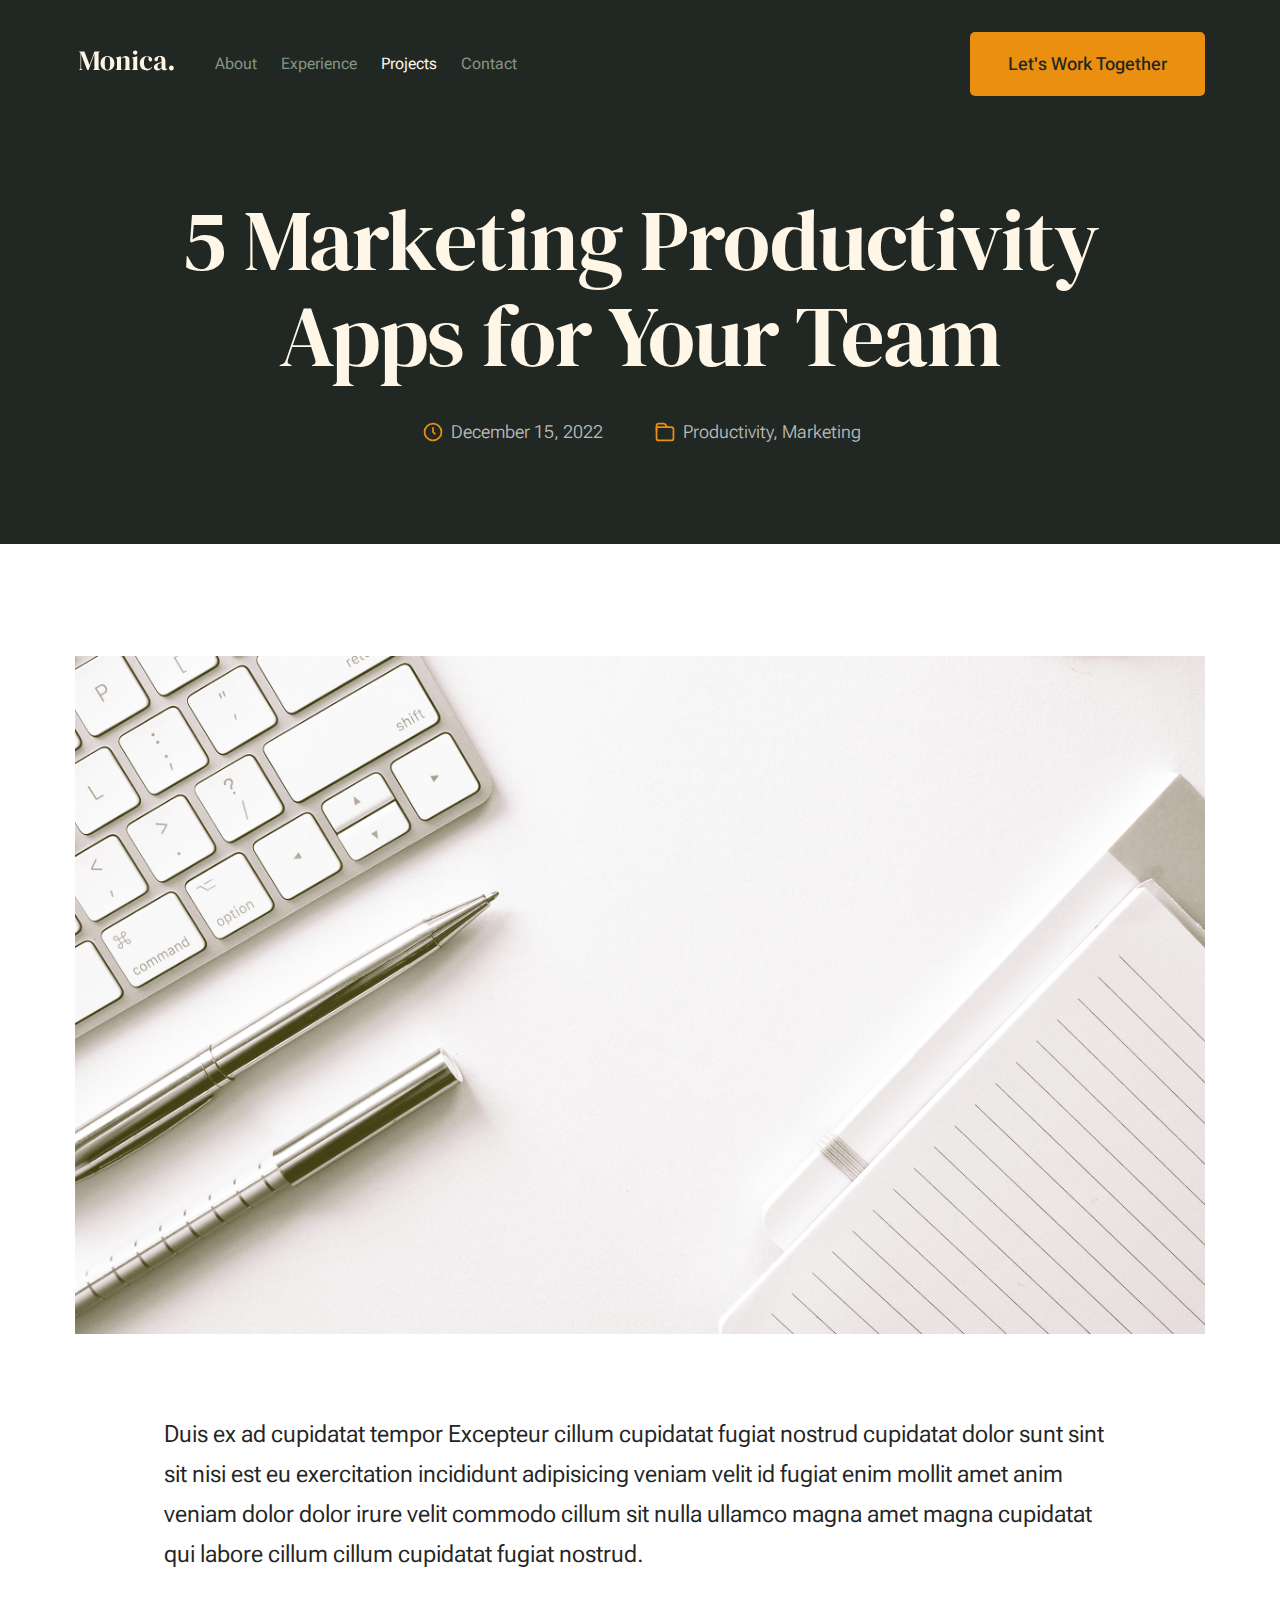
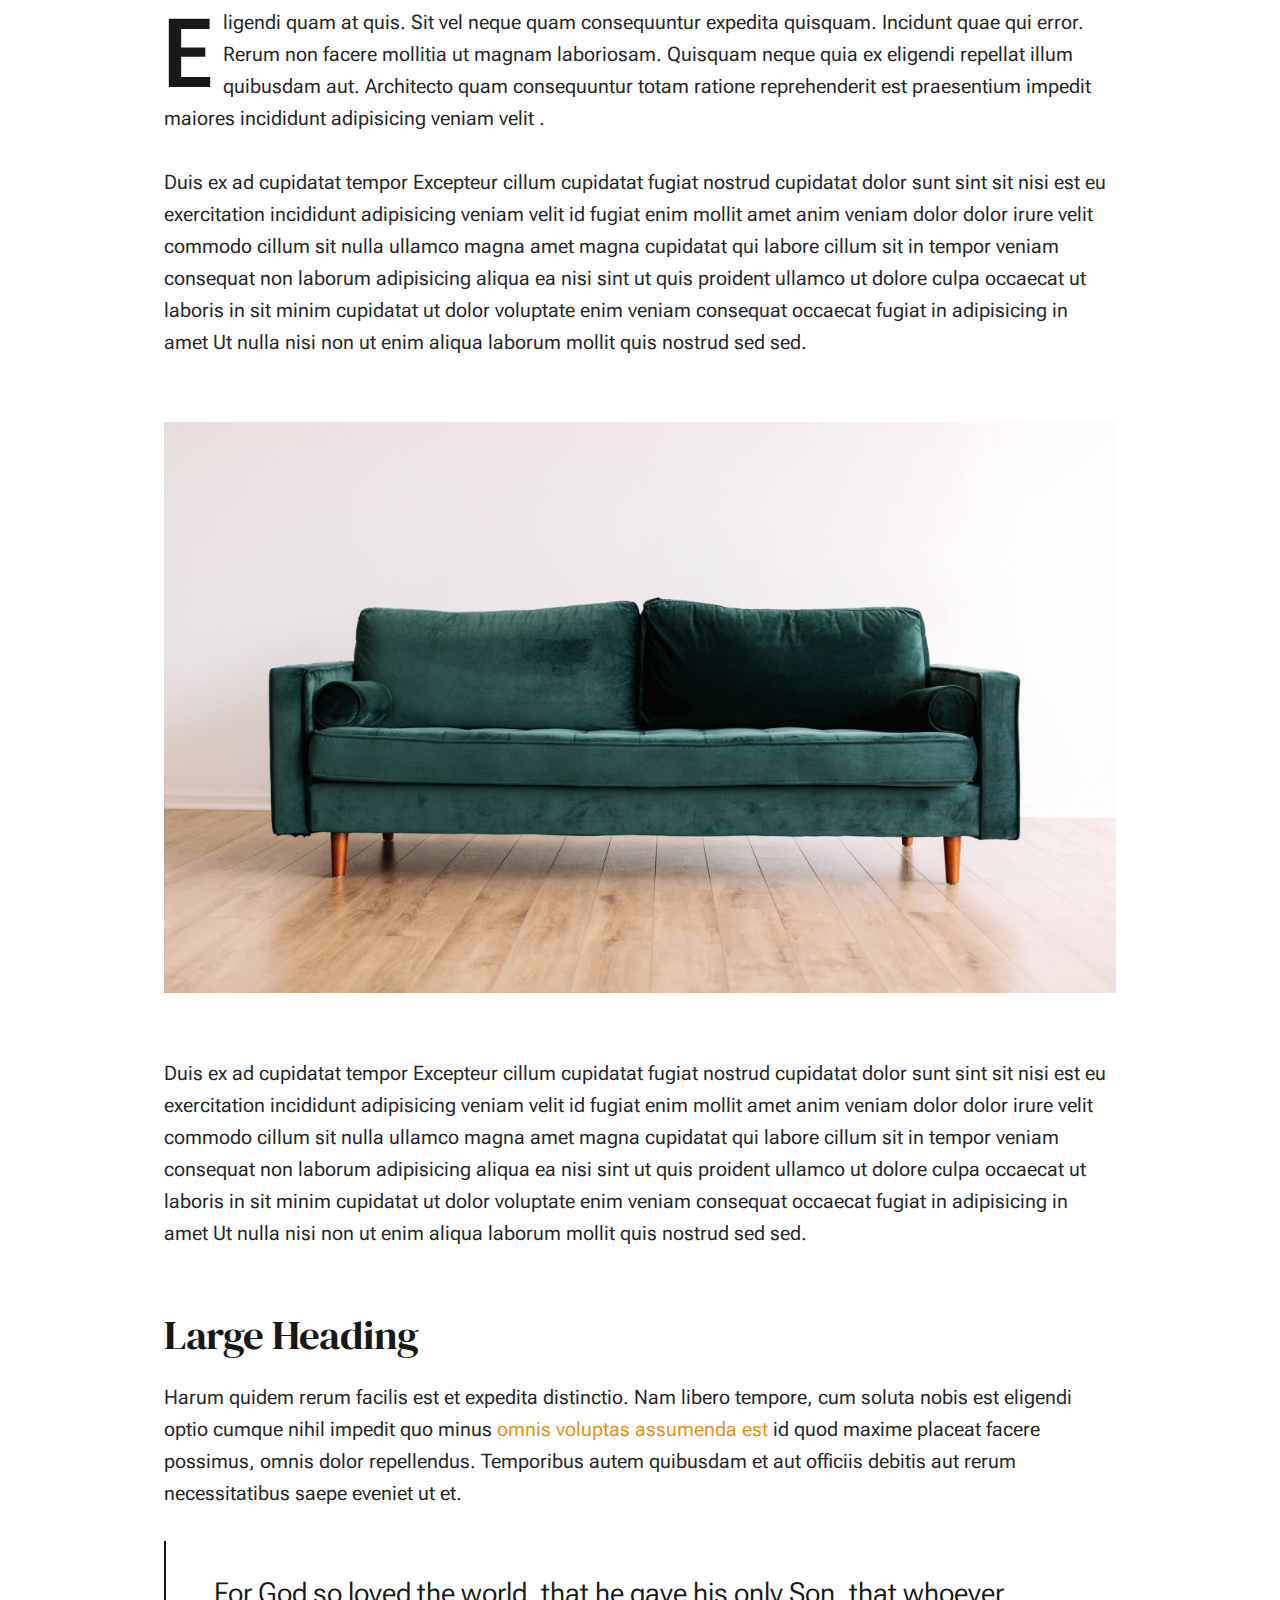
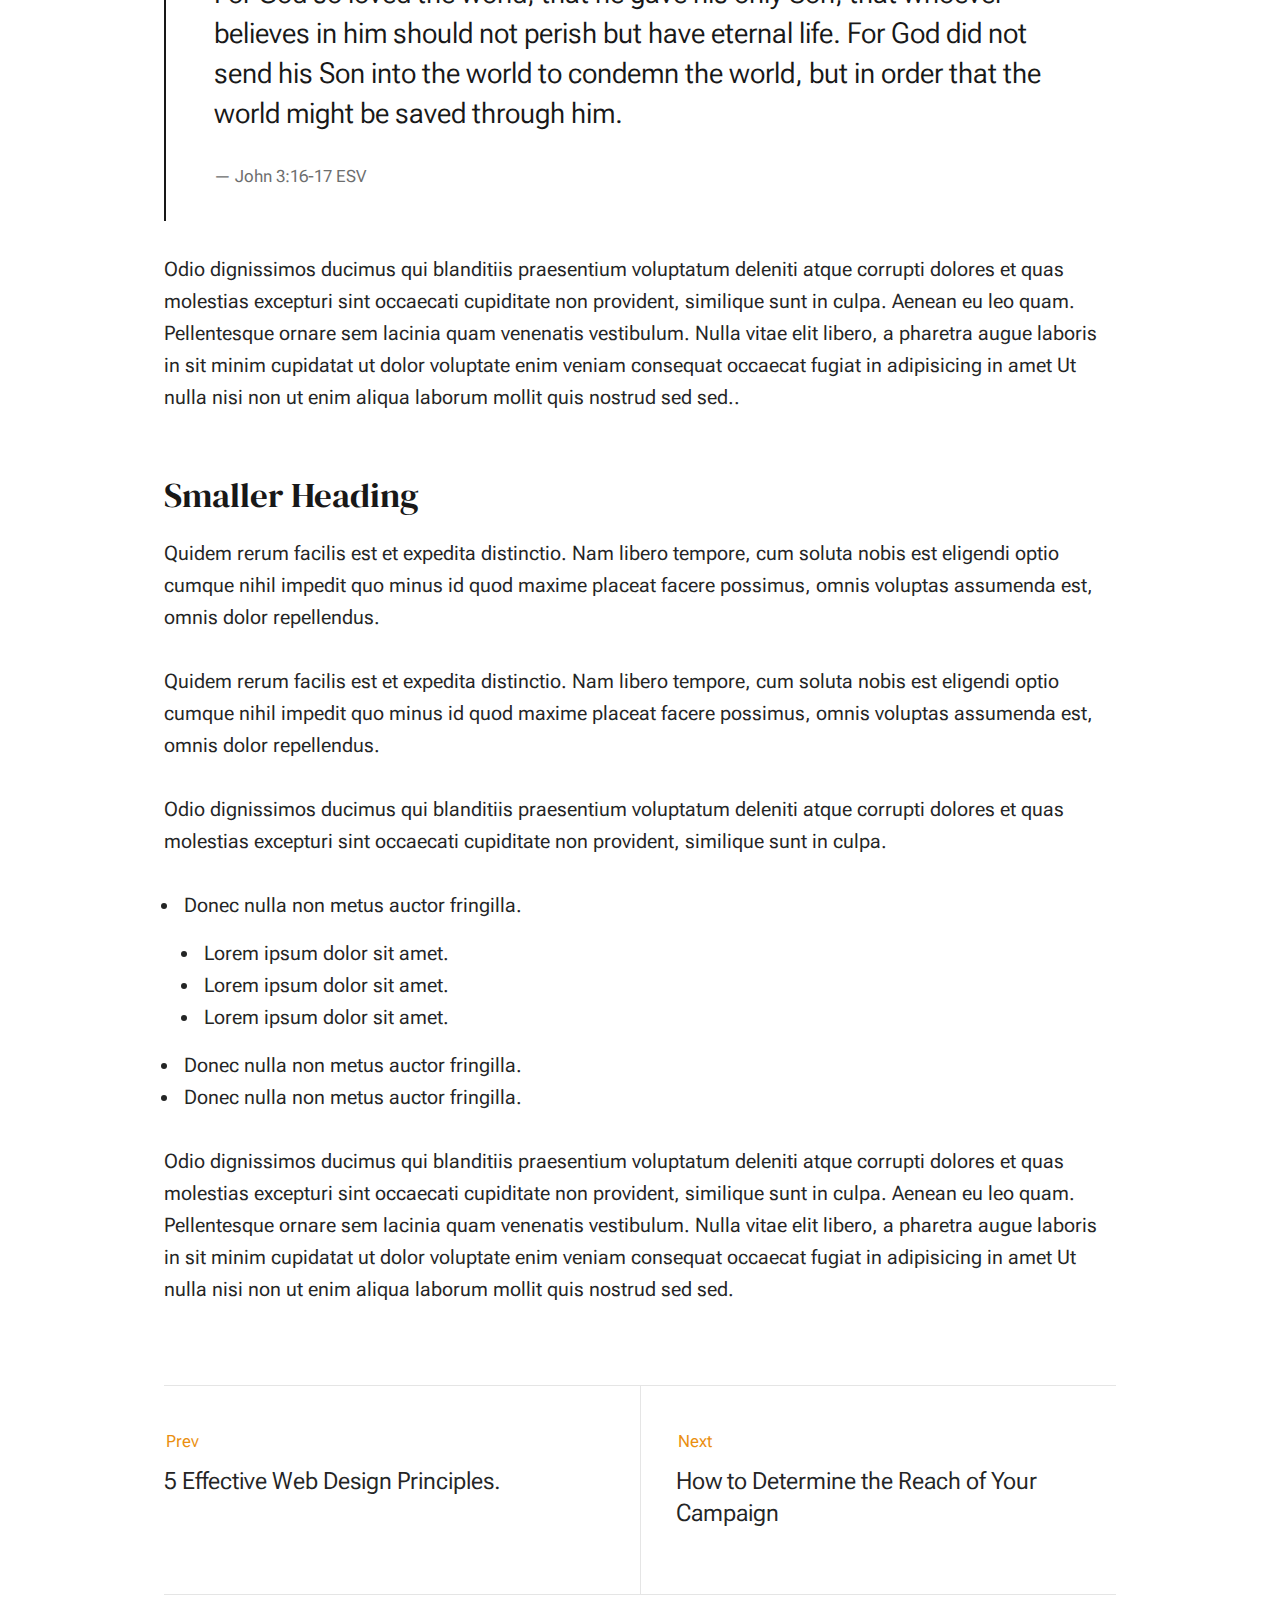
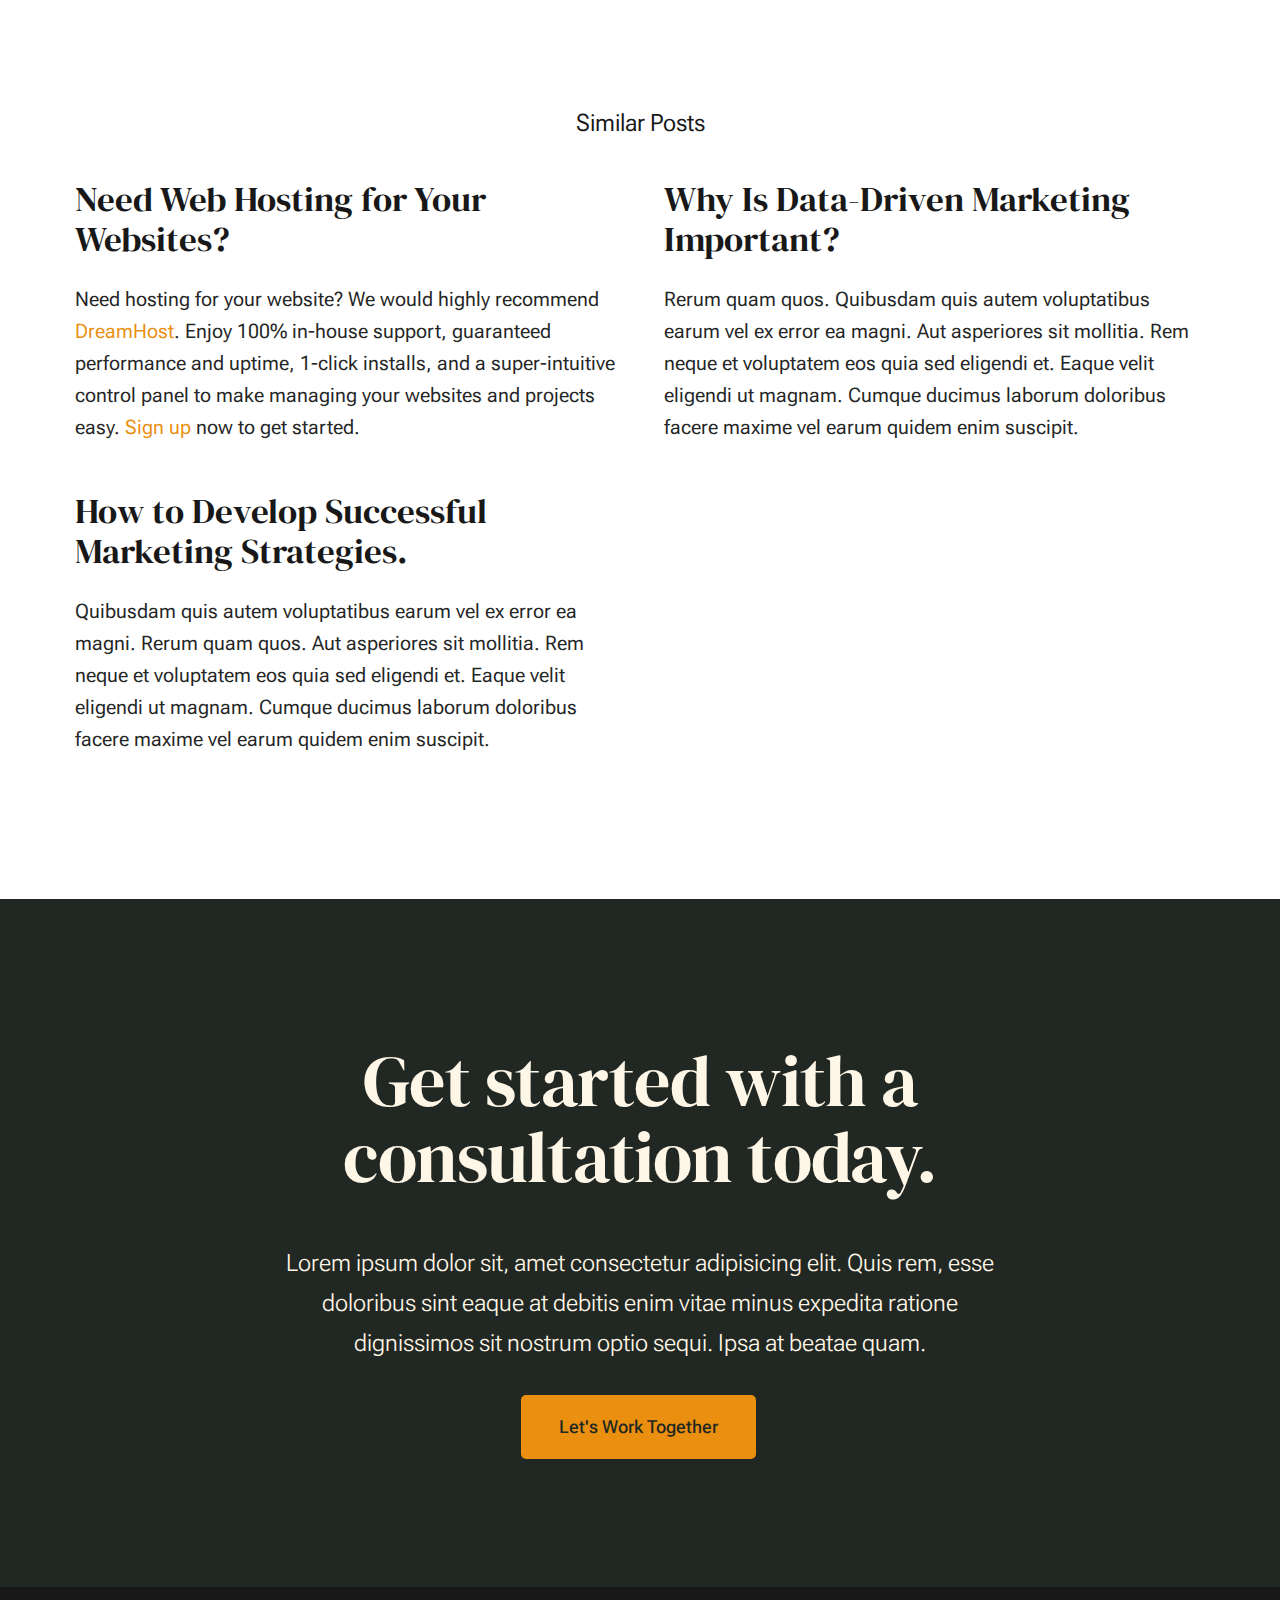
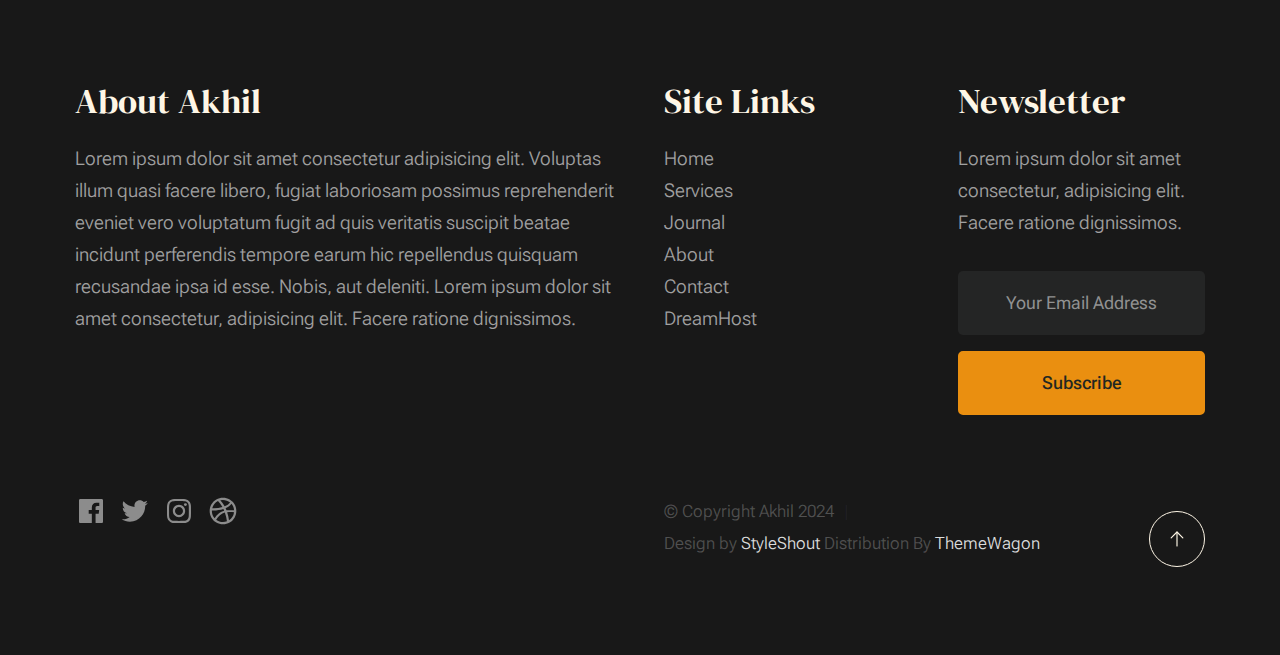
<file: single.html>
<!DOCTYPE html>
<html lang="en" class="no-js">

<head>

    <!--- basic page needs
    ================================================== -->
    <meta charset="utf-8">
    <meta name="viewport" content="width=device-width, initial-scale=1">
    <title>Single - Akhil</title>

    <script>
        document.documentElement.classList.remove('no-js');
        document.documentElement.classList.add('js');
    </script>

    <!-- CSS
    ================================================== -->
    <link rel="stylesheet" href="css/vendor.css">
    <link rel="stylesheet" href="css/styles.css">

    <!-- favicons
    ================================================== -->
    <link rel="apple-touch-icon" sizes="180x180" href="apple-touch-icon.png">
    <link rel="icon" type="image/png" sizes="32x32" href="favicon-32x32.png">
    <link rel="icon" type="image/png" sizes="16x16" href="favicon-16x16.png">
    <link rel="manifest" href="site.webmanifest">

</head>


<body id="top">


    <!-- preloader
    ================================================== -->
    <div id="preloader">
        <div id="loader" class="dots-fade">
            <div></div>
            <div></div>
            <div></div>
        </div>
    </div>


    <!-- page wrap
    ================================================== -->
    <div id="page" class="s-pagewrap">


        <!-- # site header 
        ================================================== -->
        <header class="s-header">

            <div class="row s-header__inner width-sixteen-col">

                <div class="s-header__block">
                    <div class="s-header__logo">
                        <a class="logo" href="index.html">
                            <img src="images/logo.svg" alt="Homepage">
                        </a>
                    </div>

                    <a class="s-header__menu-toggle" href="#0"><span>Menu</span></a>
                </div> <!-- end s-header__block -->

                <nav class="s-header__nav">
                    <ul class="s-header__menu-links">
                        <li><a href="about.html">About</a></li>
                        <li><a href="experience.html">Experience</a></li>
                        <li class="current"><a href="projects.html">Projects</a></li>
                        <li><a href="contact.html">Contact</a></li>
                    </ul> <!-- s-header__menu-links -->

                    <div class="s-header__contact">
                        <a href="contact.html" class="btn btn--primary s-header__contact-btn">Let's Work Together</a>

                    </div> <!-- s-header__contact -->
                </nav> <!-- end s-header__nav -->

            </div> <!-- end s-header__inner -->

        </header> <!-- end s-header -->


        <!-- # site main content
        ================================================== -->
        <article id="content" class="s-content entry">

            <div class="s-pageheader entry__header">
                <div class="row">
                    <div class="column xl-12">

                        <h1 class="entry__title">
                            5 Marketing Productivity Apps for Your Team
                        </h1> <!-- end entry__title -->

                        <div class="entry__meta">
                            <div class="entry__meta-date">
                                <svg width="24" height="24" fill="none" viewBox="0 0 24 24">
                                    <circle cx="12" cy="12" r="7.25" stroke="currentColor" stroke-width="1.5"></circle>
                                    <path stroke="currentColor" stroke-width="1.5" d="M12 8V12L14 14"></path>
                                </svg>
                                December 15, 2022
                            </div>
                            <div class="entry__meta-cat">
                                <svg width="24" height="24" fill="none" viewBox="0 0 24 24">
                                    <path stroke="currentColor" stroke-linecap="round" stroke-linejoin="round"
                                        stroke-width="1.5"
                                        d="M19.25 17.25V9.75C19.25 8.64543 18.3546 7.75 17.25 7.75H4.75V17.25C4.75 18.3546 5.64543 19.25 6.75 19.25H17.25C18.3546 19.25 19.25 18.3546 19.25 17.25Z">
                                    </path>
                                    <path stroke="currentColor" stroke-linecap="round" stroke-linejoin="round"
                                        stroke-width="1.5"
                                        d="M13.5 7.5L12.5685 5.7923C12.2181 5.14977 11.5446 4.75 10.8127 4.75H6.75C5.64543 4.75 4.75 5.64543 4.75 6.75V11">
                                    </path>
                                </svg>
                                <span class="cat-links">
                                    <a href="blog.html">Productivity</a>
                                    <a href="blog.html">Marketing</a>
                                </span>
                            </div>
                        </div> <!-- end entry__meta -->

                    </div>
                </div>
            </div> <!-- end entry__header -->

            <div class="s-pagecontent entry__content">

                <div class="row entry__media">
                    <div class="column xl-12">
                        <figure class="featured-image">
                            <img src="images/thumbs/single/standard-1200.jpg" srcset="images/thumbs/single/standard-2400.jpg 2400w, 
                                         images/thumbs/single/standard-1200.jpg 1200w, 
                                         images/thumbs/single/standard-600.jpg 600w"
                                sizes="(max-width: 2400px) 100vw, 2400px" alt="">
                        </figure>
                    </div>
                </div> <!-- end entry__media -->

                <div class="row entry__primary width-narrower">
                    <div class="column xl-12">

                        <p class="lead">
                            Duis ex ad cupidatat tempor Excepteur cillum cupidatat fugiat nostrud cupidatat dolor
                            sunt sint sit nisi est eu exercitation incididunt adipisicing veniam velit id fugiat
                            enim mollit amet anim veniam dolor dolor irure velit commodo cillum sit nulla ullamco
                            magna amet magna cupidatat qui labore cillum cillum cupidatat fugiat nostrud. </p>

                        <p class="drop-cap">
                            Eligendi quam at quis. Sit vel neque quam consequuntur expedita quisquam. Incidunt quae
                            qui error. Rerum non facere mollitia ut magnam laboriosam. Quisquam neque quia ex eligendi
                            repellat illum quibusdam aut. Architecto quam consequuntur totam ratione reprehenderit est
                            praesentium impedit maiores incididunt adipisicing veniam velit .
                        </p>

                        <p>
                            Duis ex ad cupidatat tempor Excepteur cillum cupidatat fugiat nostrud cupidatat dolor
                            sunt sint sit nisi est eu exercitation incididunt adipisicing veniam velit id fugiat
                            enim mollit amet anim veniam dolor dolor irure velit commodo cillum sit nulla ullamco
                            magna amet magna cupidatat qui labore cillum sit in tempor veniam consequat non laborum
                            adipisicing aliqua ea nisi sint ut quis proident ullamco ut dolore culpa occaecat ut
                            laboris in sit minim cupidatat ut dolor voluptate enim veniam consequat occaecat fugiat
                            in adipisicing in amet Ut nulla nisi non ut enim aliqua laborum mollit quis nostrud sed sed.
                        </p>

                        <figure class="alignwide">
                            <img src="images/sample-1200.jpg" srcset="images/sample-2400.jpg 2400w, 
                                             images/sample-1200.jpg 1200w, 
                                             images/sample-600.jpg 600w" sizes="(max-width: 2400px) 100vw, 2400px"
                                alt="">
                        </figure>

                        <p>
                            Duis ex ad cupidatat tempor Excepteur cillum cupidatat fugiat nostrud cupidatat dolor
                            sunt sint sit nisi est eu exercitation incididunt adipisicing veniam velit id fugiat
                            enim mollit amet anim veniam dolor dolor irure velit commodo cillum sit nulla ullamco
                            magna amet magna cupidatat qui labore cillum sit in tempor veniam consequat non laborum
                            adipisicing aliqua ea nisi sint ut quis proident ullamco ut dolore culpa occaecat ut
                            laboris in sit minim cupidatat ut dolor voluptate enim veniam consequat occaecat fugiat
                            in adipisicing in amet Ut nulla nisi non ut enim aliqua laborum mollit quis nostrud sed sed.
                        </p>

                        <h2>Large Heading</h2>

                        <p>
                            Harum quidem rerum facilis est et expedita distinctio. Nam libero tempore, cum soluta
                            nobis est eligendi optio cumque nihil impedit quo minus <a href="http://#">omnis voluptas
                                assumenda est</a>
                            id quod maxime placeat facere possimus, omnis dolor repellendus. Temporibus autem quibusdam
                            et
                            aut officiis debitis aut rerum necessitatibus saepe eveniet ut et.</p>

                        <blockquote>
                            <p>
                                For God so loved the world, that he gave his only Son, that whoever believes in
                                him should not perish but have eternal life. For God did not send his Son into
                                the world to condemn the world, but in order that the world might be
                                saved through him.
                            </p>
                            <cite>John 3:16-17 ESV</cite>
                        </blockquote>

                        <p>
                            Odio dignissimos ducimus qui blanditiis praesentium voluptatum deleniti atque corrupti
                            dolores
                            et quas molestias excepturi sint occaecati cupiditate non provident, similique sunt in
                            culpa.
                            Aenean eu leo quam. Pellentesque ornare sem lacinia quam venenatis vestibulum. Nulla vitae
                            elit
                            libero, a pharetra augue laboris in sit minim cupidatat ut dolor voluptate enim veniam
                            consequat
                            occaecat fugiat in adipisicing in amet Ut nulla nisi non ut enim aliqua laborum mollit quis
                            nostrud sed sed..</p>

                        <h3>Smaller Heading</h3>

                        <p>
                            Quidem rerum facilis est et expedita distinctio. Nam libero tempore, cum soluta nobis est
                            eligendi optio cumque nihil impedit quo minus id quod maxime placeat facere possimus, omnis
                            voluptas
                            assumenda est, omnis dolor repellendus.
                        </p>

                        <p>
                            Quidem rerum facilis est et expedita distinctio. Nam libero tempore, cum soluta nobis est
                            eligendi optio cumque nihil impedit quo minus id quod maxime placeat facere possimus, omnis
                            voluptas
                            assumenda est, omnis dolor repellendus.
                        </p>

                        <p>
                            Odio dignissimos ducimus qui blanditiis praesentium voluptatum deleniti atque corrupti
                            dolores et
                            quas molestias excepturi sint occaecati cupiditate non provident, similique sunt in culpa.
                        </p>

                        <ul>
                            <li>Donec nulla non metus auctor fringilla.
                                <ul>
                                    <li>Lorem ipsum dolor sit amet.</li>
                                    <li>Lorem ipsum dolor sit amet.</li>
                                    <li>Lorem ipsum dolor sit amet.</li>
                                </ul>
                            </li>
                            <li>Donec nulla non metus auctor fringilla.</li>
                            <li>Donec nulla non metus auctor fringilla.</li>
                        </ul>

                        <p>
                            Odio dignissimos ducimus qui blanditiis praesentium voluptatum deleniti atque corrupti
                            dolores et quas
                            molestias excepturi sint occaecati cupiditate non provident, similique sunt in culpa. Aenean
                            eu leo quam.
                            Pellentesque ornare sem lacinia quam venenatis vestibulum. Nulla vitae elit libero, a
                            pharetra augue
                            laboris in sit minim cupidatat ut dolor voluptate enim veniam consequat occaecat fugiat in
                            adipisicing
                            in amet Ut nulla nisi non ut enim aliqua laborum mollit quis nostrud sed sed.
                        </p>

                        <div class="post-nav">
                            <div class="post-nav__prev">
                                <a href="single-standard.html" rel="prev">
                                    <span>Prev</span>
                                    5 Effective Web Design Principles.
                                </a>
                            </div>
                            <div class="post-nav__next">
                                <a href="single-standard.html" rel="next">
                                    <span>Next</span>
                                    How to Determine the Reach of Your Campaign
                                </a>
                            </div>
                        </div> <!-- end post-nav -->

                    </div> <!-- end column-->
                </div> <!-- end entry__primary -->

                <div class="row related-posts">
                    <div class="column xl-12">

                        <h4 class="text-center">Similar Posts</h4>

                        <div class="grid-list-items">

                            <div class="grid-list-items__item blog-card">
                                <div class="blog-card__header">
                                    <h3 class="blog-card__title"><a href="https://www.dreamhost.com/r.cgi?287326">Need
                                            Web Hosting for Your Websites?</a></h3>
                                </div>
                                <div class="blog-card__text">
                                    <p>
                                        Need hosting for your website? We would highly recommend <a
                                            href="https://www.dreamhost.com/r.cgi?287326">DreamHost</a>.
                                        Enjoy 100% in-house support, guaranteed performance and uptime, 1-click
                                        installs, and a super-intuitive control
                                        panel to make managing your websites and projects easy. <a
                                            href="https://www.dreamhost.com/r.cgi?287326">Sign up</a> now to get
                                        started.
                                    </p>
                                </div>
                            </div> <!-- end blog-card -->
                            <div class="grid-list-items__item blog-card">
                                <div class="blog-card__header">
                                    <h3 class="blog-card__title"><a href="single.html">Why Is Data-Driven Marketing
                                            Important?</a></h3>
                                </div>
                                <div class="blog-card__text">
                                    <p>
                                        Rerum quam quos. Quibusdam quis autem voluptatibus earum vel ex error ea magni.
                                        Aut asperiores
                                        sit mollitia. Rem neque et voluptatem eos quia sed eligendi et. Eaque velit
                                        eligendi ut
                                        magnam. Cumque ducimus laborum doloribus facere maxime vel earum quidem enim
                                        suscipit.
                                    </p>
                                </div>
                            </div> <!-- end blog-card -->
                            <div class="grid-list-items__item blog-card">
                                <div class="blog-card__header">
                                    <h3 class="blog-card__title"><a href="single.html">How to Develop Successful
                                            Marketing Strategies.</a></h3>
                                </div>
                                <div class="blog-card__text">
                                    <p>
                                        Quibusdam quis autem voluptatibus earum vel ex error ea magni. Rerum quam quos.
                                        Aut asperiores
                                        sit mollitia. Rem neque et voluptatem eos quia sed eligendi et. Eaque velit
                                        eligendi ut
                                        magnam. Cumque ducimus laborum doloribus facere maxime vel earum quidem enim
                                        suscipit.
                                    </p>
                                </div>
                            </div> <!-- end blog card -->

                        </div> <!-- end grid-list-items -->

                    </div> <!-- end column -->
                </div> <!-- end related-posts -->

            </div> <!-- end entry__content -->

        </article> <!-- s-content entry-->


        <!-- # cta
        ================================================== -->
        <section id="cta" class="s-cta">

            <div class="row row-x-center text-center">
                <div class="column xl-8 lg-12">

                    <div class="s-cta__content">
                        <h2 class="text-display-title">
                            Get started with a consultation today.
                        </h2>
                        <p class="lead">
                            Lorem ipsum dolor sit, amet consectetur adipisicing elit. Quis rem, esse doloribus sint
                            eaque at debitis enim vitae minus expedita ratione dignissimos sit nostrum optio sequi. Ipsa
                            at beatae quam.
                        </p>
                        <a href="contact.html" class="btn btn--primary">Let's Work Together</a>
                    </div>

                </div>
            </div>

        </section> <!-- end s-cta -->


        <!-- # footer 
        ================================================== -->
        <footer class="s-footer">
            <div class="row s-footer__content">
                <div class="column xl-6 lg-6 md-12 s-footer__block s-footer__about">
                    <h3>About Akhil</h3>
                    <p>
                        Lorem ipsum dolor sit amet consectetur adipisicing elit. Voluptas illum quasi facere libero,
                        fugiat laboriosam possimus reprehenderit eveniet vero voluptatum fugit ad quis veritatis
                        suscipit beatae
                        incidunt perferendis tempore earum hic repellendus quisquam recusandae ipsa id esse. Nobis, aut
                        deleniti.
                        Lorem ipsum dolor sit amet consectetur, adipisicing elit. Facere ratione dignissimos.
                    </p>
                </div>
                <div class="column xl-3 lg-6 md-12 s-footer__block s-footer__site-links">
                    <h3>Site Links</h3>
                    <ul class="link-list">
                        <li><a href="index.html">Home</a></li>
                        <li><a href="services.html">Services</a></li>
                        <li><a href="blog.html">Journal</a></li>
                        <li><a href="about.html">About</a></li>
                        <li><a href="contact.html">Contact</a></li>
                        <li><a href="https://www.dreamhost.com/r.cgi?287326">DreamHost</a></li>
                    </ul>
                </div>
                <div class="column xl-3 lg-6 md-12 tab-12 s-footer__block s-footer__newsletter">
                    <h3>Newsletter</h3>

                    <p>
                        Lorem ipsum dolor sit amet consectetur, adipisicing elit. Facere ratione dignissimos.
                    </p>

                    <div class="subscribe-form">
                        <form id="mc-form" class="mc-form">
                            <input type="email" name="EMAIL" id="mce-EMAIL" class="u-fullwidth text-center"
                                placeholder="Your Email Address"
                                title="The domain portion of the email address is invalid (the portion after the @)."
                                pattern="^([^\x00-\x20\x22\x28\x29\x2c\x2e\x3a-\x3c\x3e\x40\x5b-\x5d\x7f-\xff]+|\x22([^\x0d\x22\x5c\x80-\xff]|\x5c[\x00-\x7f])*\x22)(\x2e([^\x00-\x20\x22\x28\x29\x2c\x2e\x3a-\x3c\x3e\x40\x5b-\x5d\x7f-\xff]+|\x22([^\x0d\x22\x5c\x80-\xff]|\x5c[\x00-\x7f])*\x22))*\x40([^\x00-\x20\x22\x28\x29\x2c\x2e\x3a-\x3c\x3e\x40\x5b-\x5d\x7f-\xff]+|\x5b([^\x0d\x5b-\x5d\x80-\xff]|\x5c[\x00-\x7f])*\x5d)(\x2e([^\x00-\x20\x22\x28\x29\x2c\x2e\x3a-\x3c\x3e\x40\x5b-\x5d\x7f-\xff]+|\x5b([^\x0d\x5b-\x5d\x80-\xff]|\x5c[\x00-\x7f])*\x5d))*(\.\w{2,})+$"
                                required>
                            <input type="submit" name="subscribe" value="Subscribe"
                                class="btn btn--primary btn--small u-fullwidth">
                            <!-- <div style="position: absolute; left: -5000px;" aria-hidden="true"><input type="text" name="b_cdb7b577e41181934ed6a6a44_9a91cfe7b3" tabindex="-1" value=""></div> -->
                            <div class="mc-status"></div>
                        </form>
                    </div>
                </div>
            </div>

            <div class="row s-footer__bottom">
                <div class="column xl-6 lg-12">
                    <ul class="s-footer__social social-list">
                        <li>
                            <a href="#0">
                                <svg xmlns="http://www.w3.org/2000/svg" width="24" height="24" viewBox="0 0 24 24"
                                    style="fill:rgba(0, 0, 0, 1);transform:;-ms-filter:">
                                    <path
                                        d="M20,3H4C3.447,3,3,3.448,3,4v16c0,0.552,0.447,1,1,1h8.615v-6.96h-2.338v-2.725h2.338v-2c0-2.325,1.42-3.592,3.5-3.592 c0.699-0.002,1.399,0.034,2.095,0.107v2.42h-1.435c-1.128,0-1.348,0.538-1.348,1.325v1.735h2.697l-0.35,2.725h-2.348V21H20 c0.553,0,1-0.448,1-1V4C21,3.448,20.553,3,20,3z">
                                    </path>
                                </svg>
                                <span class="u-screen-reader-text">Facebook</span>
                            </a>
                        </li>
                        <li>
                            <a href="#0">
                                <svg xmlns="http://www.w3.org/2000/svg" width="24" height="24" viewBox="0 0 24 24"
                                    style="fill:rgba(0, 0, 0, 1);transform:;-ms-filter:">
                                    <path
                                        d="M19.633,7.997c0.013,0.175,0.013,0.349,0.013,0.523c0,5.325-4.053,11.461-11.46,11.461c-2.282,0-4.402-0.661-6.186-1.809 c0.324,0.037,0.636,0.05,0.973,0.05c1.883,0,3.616-0.636,5.001-1.721c-1.771-0.037-3.255-1.197-3.767-2.793 c0.249,0.037,0.499,0.062,0.761,0.062c0.361,0,0.724-0.05,1.061-0.137c-1.847-0.374-3.23-1.995-3.23-3.953v-0.05 c0.537,0.299,1.16,0.486,1.82,0.511C3.534,9.419,2.823,8.184,2.823,6.787c0-0.748,0.199-1.434,0.548-2.032 c1.983,2.443,4.964,4.04,8.306,4.215c-0.062-0.3-0.1-0.611-0.1-0.923c0-2.22,1.796-4.028,4.028-4.028 c1.16,0,2.207,0.486,2.943,1.272c0.91-0.175,1.782-0.512,2.556-0.973c-0.299,0.935-0.936,1.721-1.771,2.22 c0.811-0.088,1.597-0.312,2.319-0.624C21.104,6.712,20.419,7.423,19.633,7.997z">
                                    </path>
                                </svg>
                                <span class="u-screen-reader-text">Twitter</span>
                            </a>
                        </li>
                        <li>
                            <a href="#0">
                                <svg xmlns="http://www.w3.org/2000/svg" width="24" height="24" viewBox="0 0 24 24"
                                    style="fill:rgba(0, 0, 0, 1);transform:;-ms-filter:">
                                    <path
                                        d="M11.999,7.377c-2.554,0-4.623,2.07-4.623,4.623c0,2.554,2.069,4.624,4.623,4.624c2.552,0,4.623-2.07,4.623-4.624 C16.622,9.447,14.551,7.377,11.999,7.377L11.999,7.377z M11.999,15.004c-1.659,0-3.004-1.345-3.004-3.003 c0-1.659,1.345-3.003,3.004-3.003s3.002,1.344,3.002,3.003C15.001,13.659,13.658,15.004,11.999,15.004L11.999,15.004z">
                                    </path>
                                    <circle cx="16.806" cy="7.207" r="1.078"></circle>
                                    <path
                                        d="M20.533,6.111c-0.469-1.209-1.424-2.165-2.633-2.632c-0.699-0.263-1.438-0.404-2.186-0.42 c-0.963-0.042-1.268-0.054-3.71-0.054s-2.755,0-3.71,0.054C7.548,3.074,6.809,3.215,6.11,3.479C4.9,3.946,3.945,4.902,3.477,6.111 c-0.263,0.7-0.404,1.438-0.419,2.186c-0.043,0.962-0.056,1.267-0.056,3.71c0,2.442,0,2.753,0.056,3.71 c0.015,0.748,0.156,1.486,0.419,2.187c0.469,1.208,1.424,2.164,2.634,2.632c0.696,0.272,1.435,0.426,2.185,0.45 c0.963,0.042,1.268,0.055,3.71,0.055s2.755,0,3.71-0.055c0.747-0.015,1.486-0.157,2.186-0.419c1.209-0.469,2.164-1.424,2.633-2.633 c0.263-0.7,0.404-1.438,0.419-2.186c0.043-0.962,0.056-1.267,0.056-3.71s0-2.753-0.056-3.71C20.941,7.57,20.801,6.819,20.533,6.111z M19.315,15.643c-0.007,0.576-0.111,1.147-0.311,1.688c-0.305,0.787-0.926,1.409-1.712,1.711c-0.535,0.199-1.099,0.303-1.67,0.311 c-0.95,0.044-1.218,0.055-3.654,0.055c-2.438,0-2.687,0-3.655-0.055c-0.569-0.007-1.135-0.112-1.669-0.311 c-0.789-0.301-1.414-0.923-1.719-1.711c-0.196-0.534-0.302-1.099-0.311-1.669c-0.043-0.95-0.053-1.218-0.053-3.654 c0-2.437,0-2.686,0.053-3.655c0.007-0.576,0.111-1.146,0.311-1.687c0.305-0.789,0.93-1.41,1.719-1.712 c0.534-0.198,1.1-0.303,1.669-0.311c0.951-0.043,1.218-0.055,3.655-0.055c2.437,0,2.687,0,3.654,0.055 c0.571,0.007,1.135,0.112,1.67,0.311c0.786,0.303,1.407,0.925,1.712,1.712c0.196,0.534,0.302,1.099,0.311,1.669 c0.043,0.951,0.054,1.218,0.054,3.655c0,2.436,0,2.698-0.043,3.654H19.315z">
                                    </path>
                                </svg>
                                <span class="u-screen-reader-text">Instagram</span>
                            </a>
                        </li>
                        <li>
                            <a href="#0">
                                <svg xmlns="http://www.w3.org/2000/svg" width="24" height="24" viewBox="0 0 24 24"
                                    style="fill: rgba(0, 0, 0, 1);transform: ;msFilter:;">
                                    <path
                                        d="M20.66 6.98a9.932 9.932 0 0 0-3.641-3.64C15.486 2.447 13.813 2 12 2s-3.486.447-5.02 1.34c-1.533.893-2.747 2.107-3.64 3.64S2 10.187 2 12s.446 3.487 1.34 5.02a9.924 9.924 0 0 0 3.641 3.64C8.514 21.553 10.187 22 12 22s3.486-.447 5.02-1.34a9.932 9.932 0 0 0 3.641-3.64C21.554 15.487 22 13.813 22 12s-.446-3.487-1.34-5.02zM12 3.66c2 0 3.772.64 5.32 1.919-.92 1.174-2.286 2.14-4.1 2.9-1.002-1.813-2.088-3.327-3.261-4.54A7.715 7.715 0 0 1 12 3.66zM5.51 6.8a8.116 8.116 0 0 1 2.711-2.22c1.212 1.201 2.325 2.7 3.34 4.5-2 .6-4.114.9-6.341.9-.573 0-1.006-.013-1.3-.04A8.549 8.549 0 0 1 5.51 6.8zM3.66 12c0-.054.003-.12.01-.2.007-.08.01-.146.01-.2.254.014.641.02 1.161.02 2.666 0 5.146-.367 7.439-1.1.187.373.381.793.58 1.26-1.32.293-2.674 1.006-4.061 2.14S6.4 16.247 5.76 17.5c-1.4-1.587-2.1-3.42-2.1-5.5zM12 20.34c-1.894 0-3.594-.587-5.101-1.759.601-1.187 1.524-2.322 2.771-3.401 1.246-1.08 2.483-1.753 3.71-2.02a29.441 29.441 0 0 1 1.56 6.62 8.166 8.166 0 0 1-2.94.56zm7.08-3.96a8.351 8.351 0 0 1-2.58 2.621c-.24-2.08-.7-4.107-1.379-6.081.932-.066 1.765-.1 2.5-.1.799 0 1.686.034 2.659.1a8.098 8.098 0 0 1-1.2 3.46zm-1.24-5c-1.16 0-2.233.047-3.22.14a27.053 27.053 0 0 0-.68-1.62c2.066-.906 3.532-2.006 4.399-3.3 1.2 1.414 1.854 3.027 1.96 4.84-.812-.04-1.632-.06-2.459-.06z">
                                    </path>
                                </svg>
                                <span class="u-screen-reader-text">Dribbble</span>
                            </a>
                        </li>
                    </ul> <!-- end s-footer__social -->
                </div>
                <div class="column xl-6 lg-12">
                    <p class="ss-copyright">
                        <span>© Copyright Akhil 2024</span>
                        <span>Design by <a href="https://www.styleshout.com/">StyleShout</a> Distribution By <a
                                href="https://themewagon.com">ThemeWagon</a></span>
                    </p>
                </div>

                <div class="ss-go-top">
                    <a class="smoothscroll" title="Back to Top" href="#top">
                        <svg xmlns="http://www.w3.org/2000/svg" viewBox="0 0 24 24" width="36" height="36" fill="none"
                            stroke="#ffffff" stroke-width="1" stroke-linecap="round" stroke-linejoin="round">&lt;!--!
                            Atomicons Free 1.00 by @atisalab License - https://atomicons.com/license/ (Icons: CC BY 4.0)
                            Copyright 2021 Atomicons --&gt;<polyline points="17 11 12 6 7 11"></polyline>
                            <line x1="12" y1="18" x2="12" y2="6"></line>
                        </svg>
                    </a>
                </div> <!-- end ss-go-top -->
            </div>

        </footer> <!-- end s-footer -->

    </div> <!-- end page-wrap -->

    <!-- Java Script
    ================================================== -->
    <script src="js/plugins.js"></script>
    <script src="js/main.js"></script>

</body>

</html>
</file>
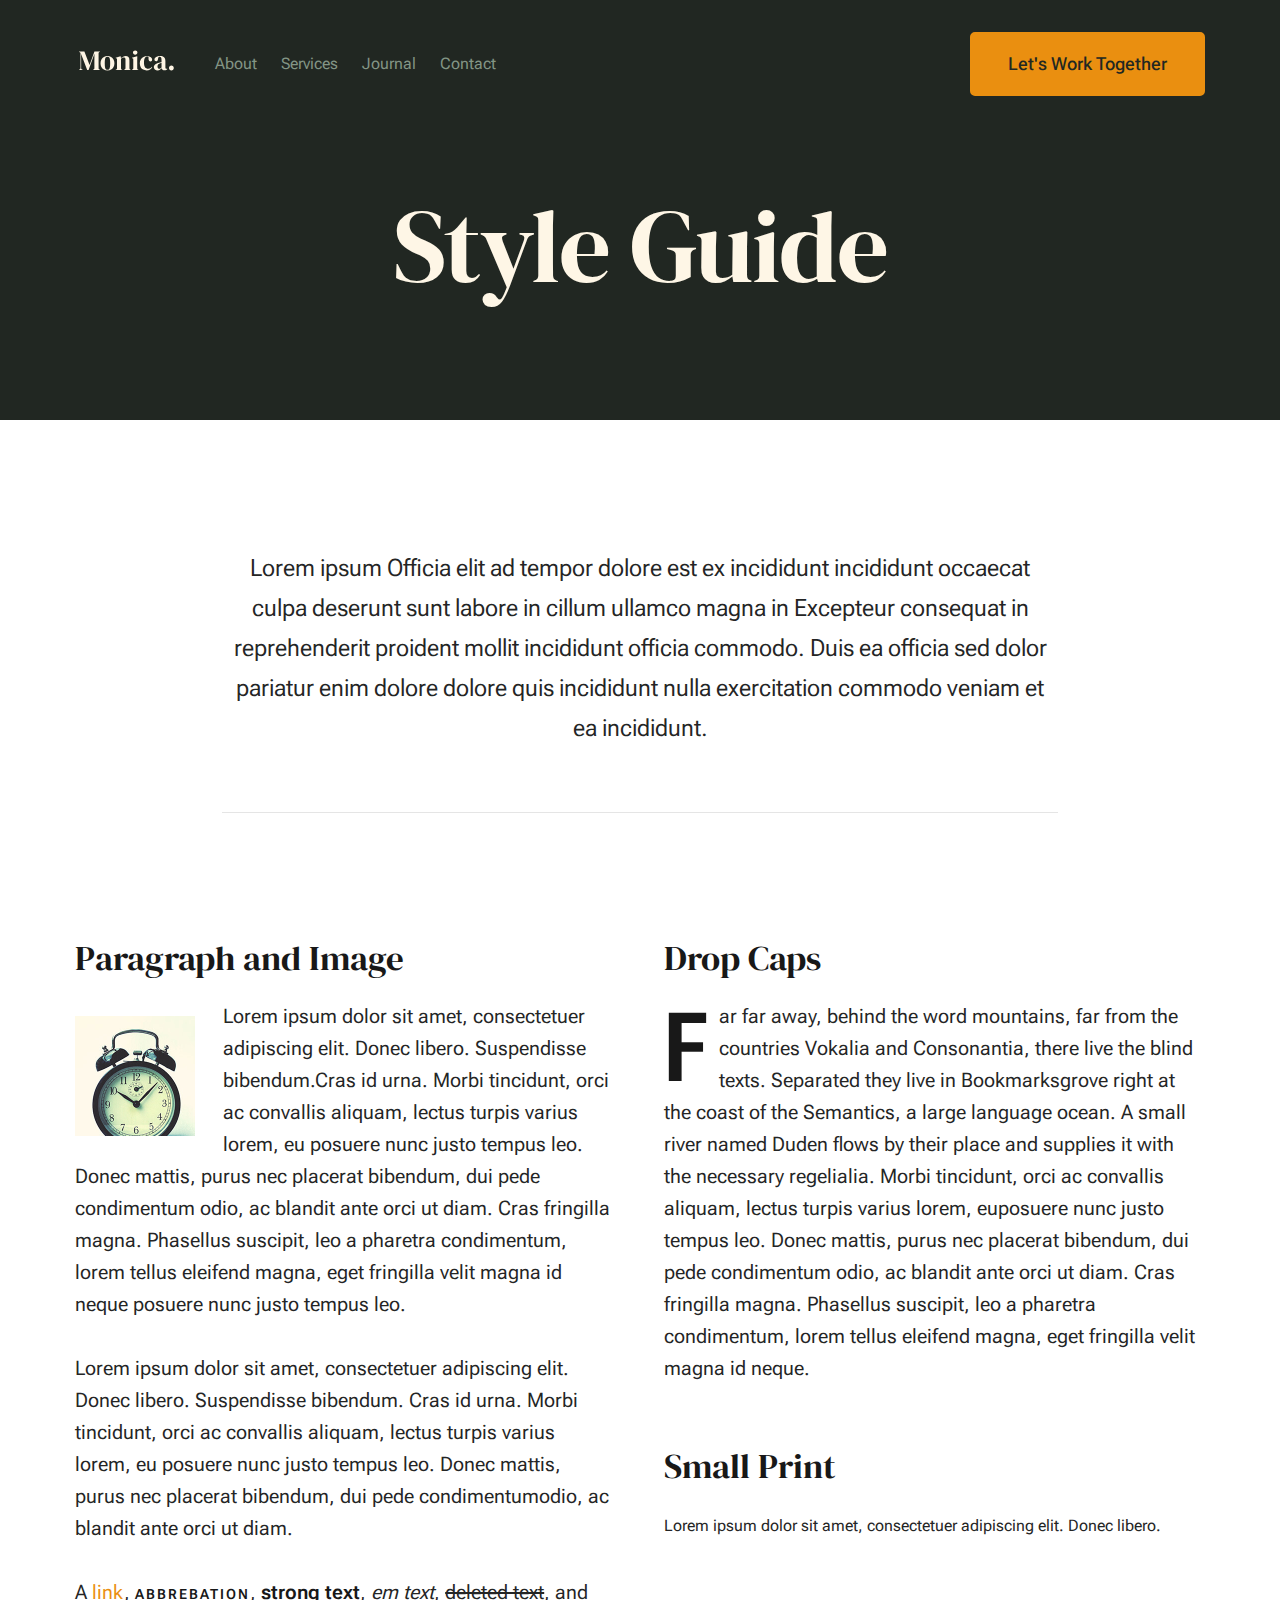
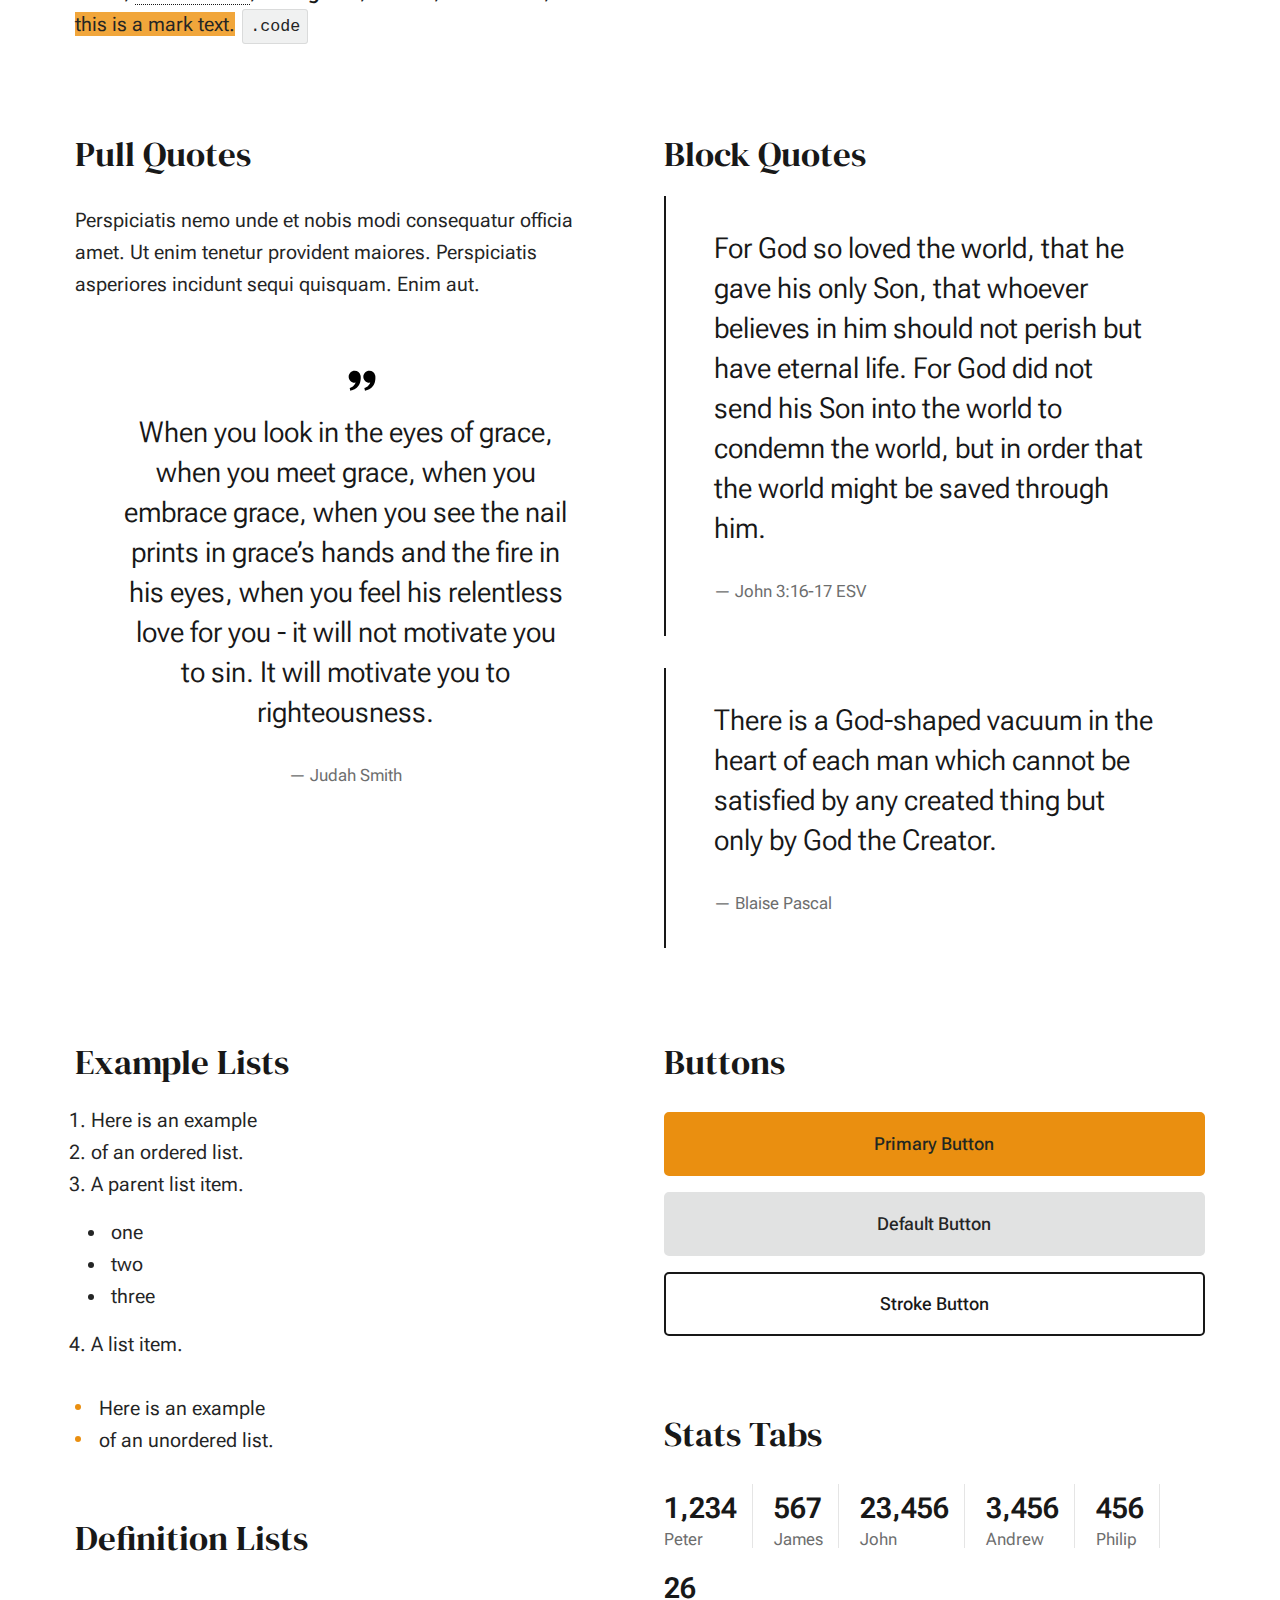
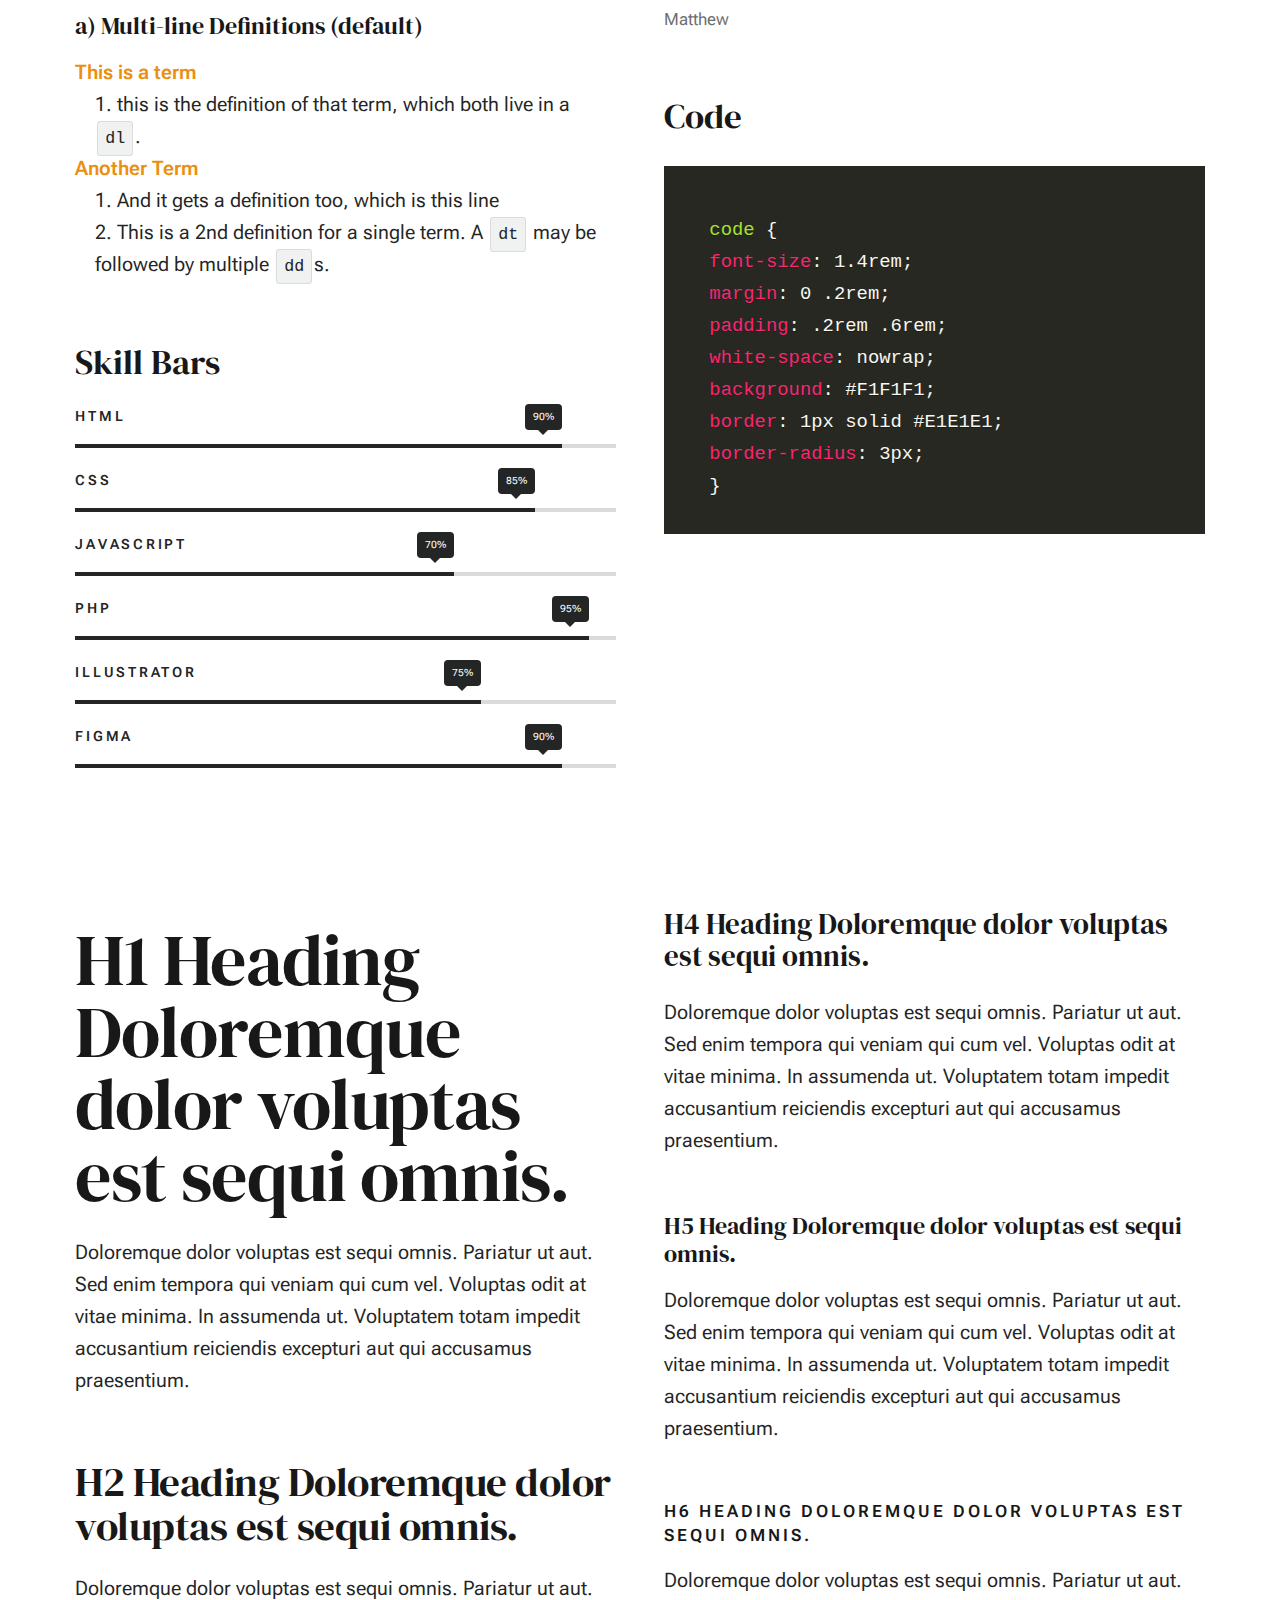
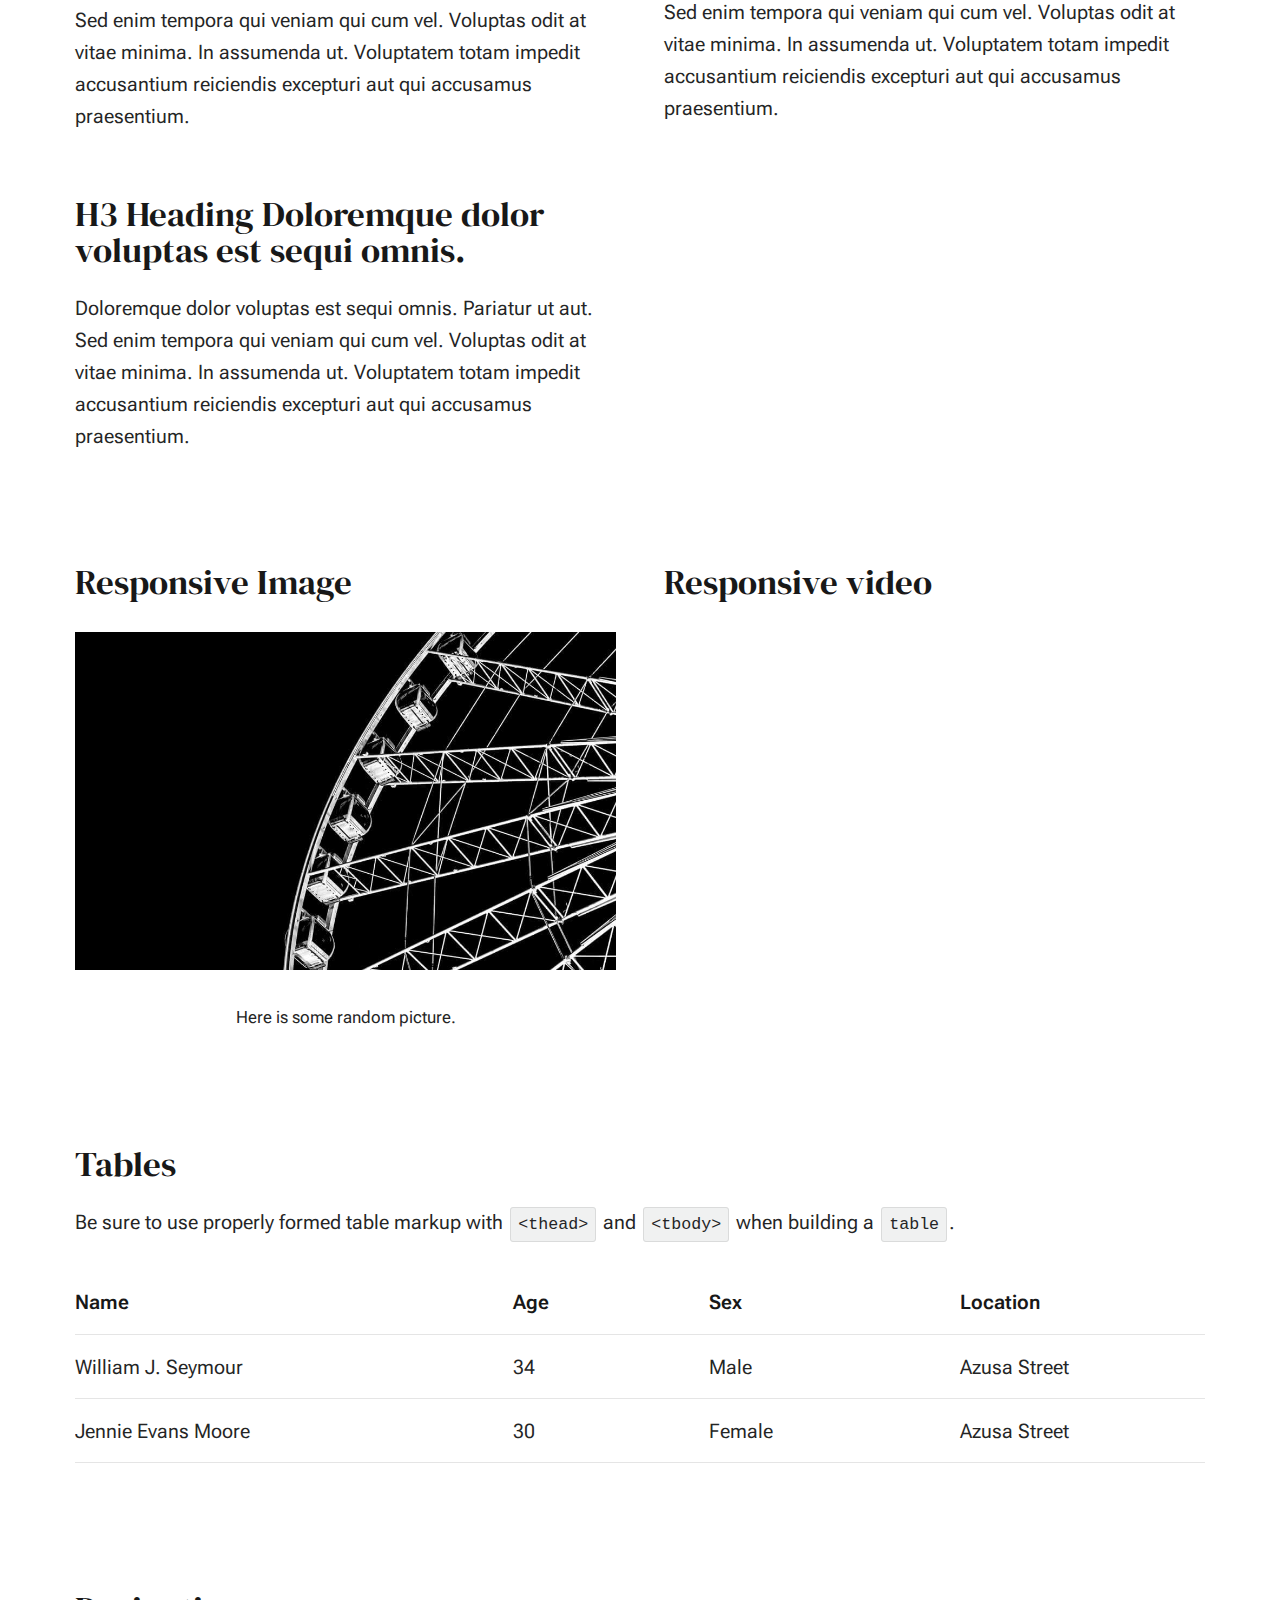
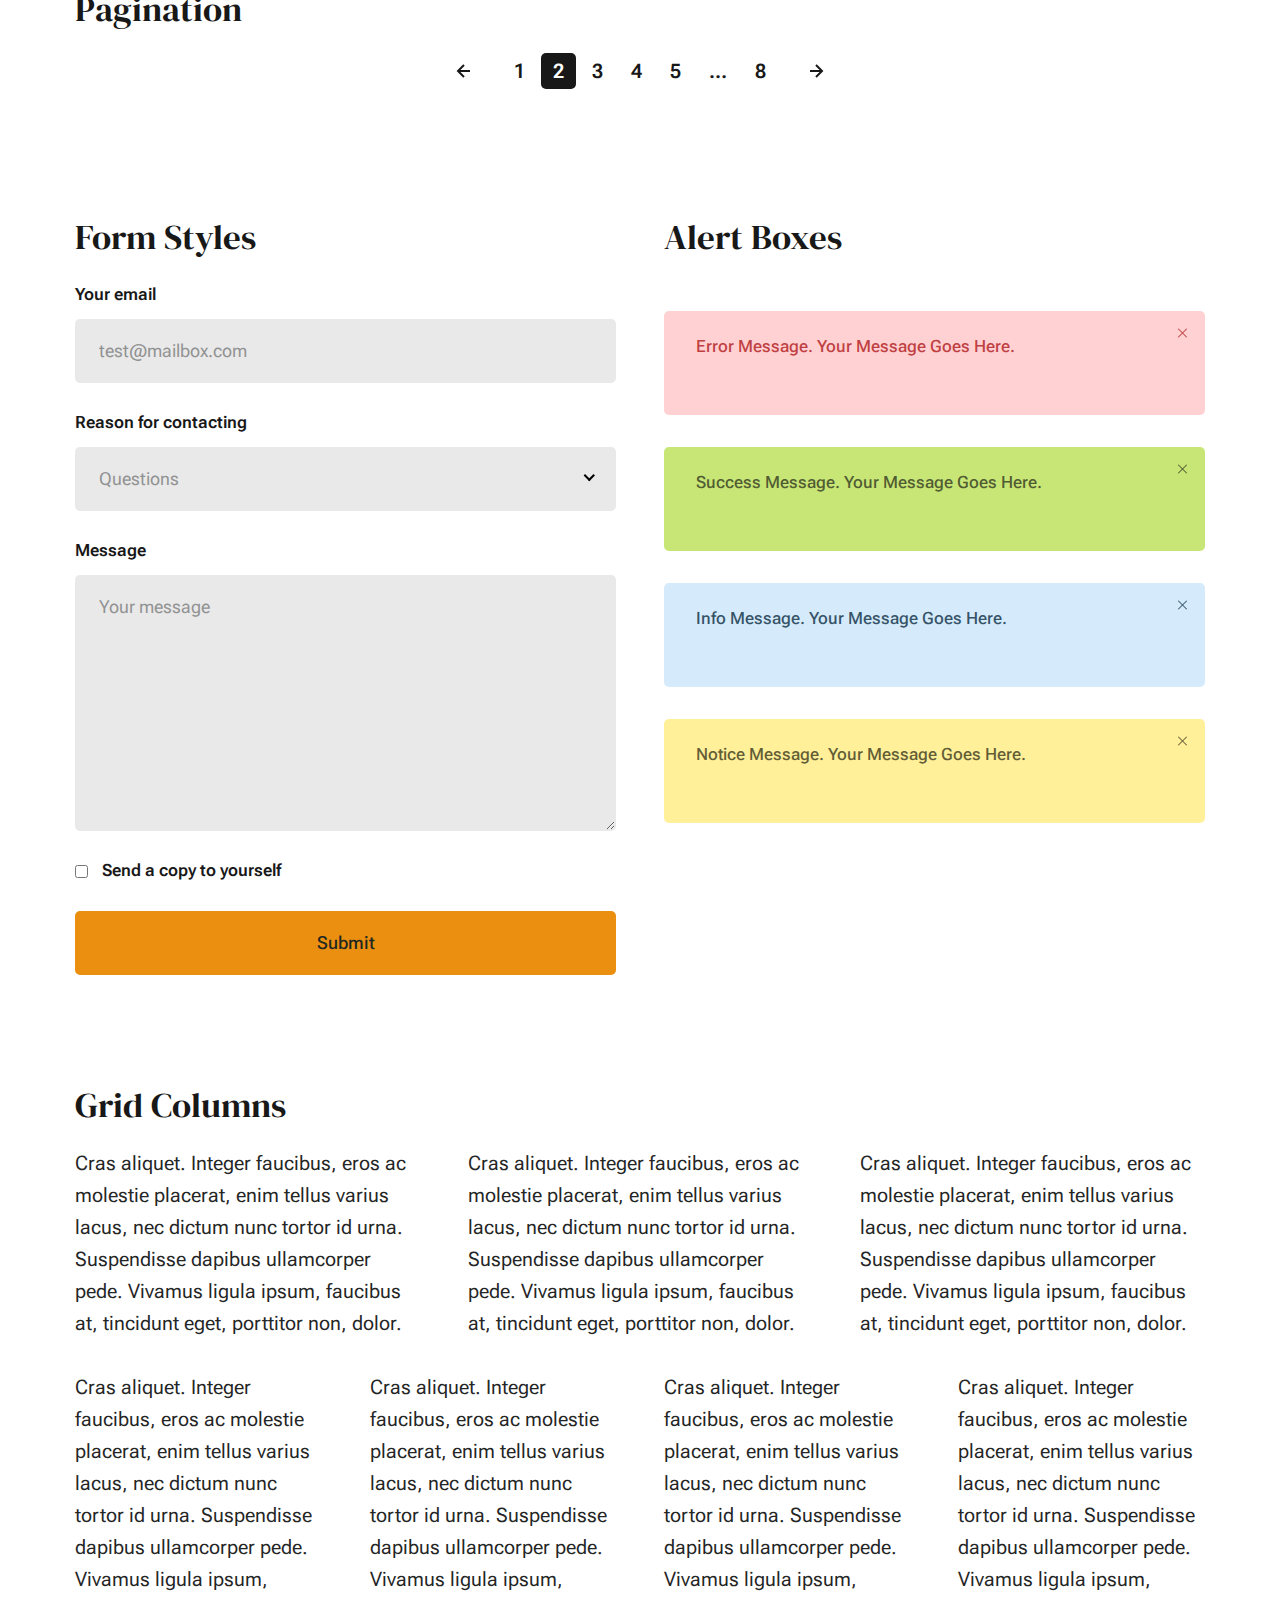
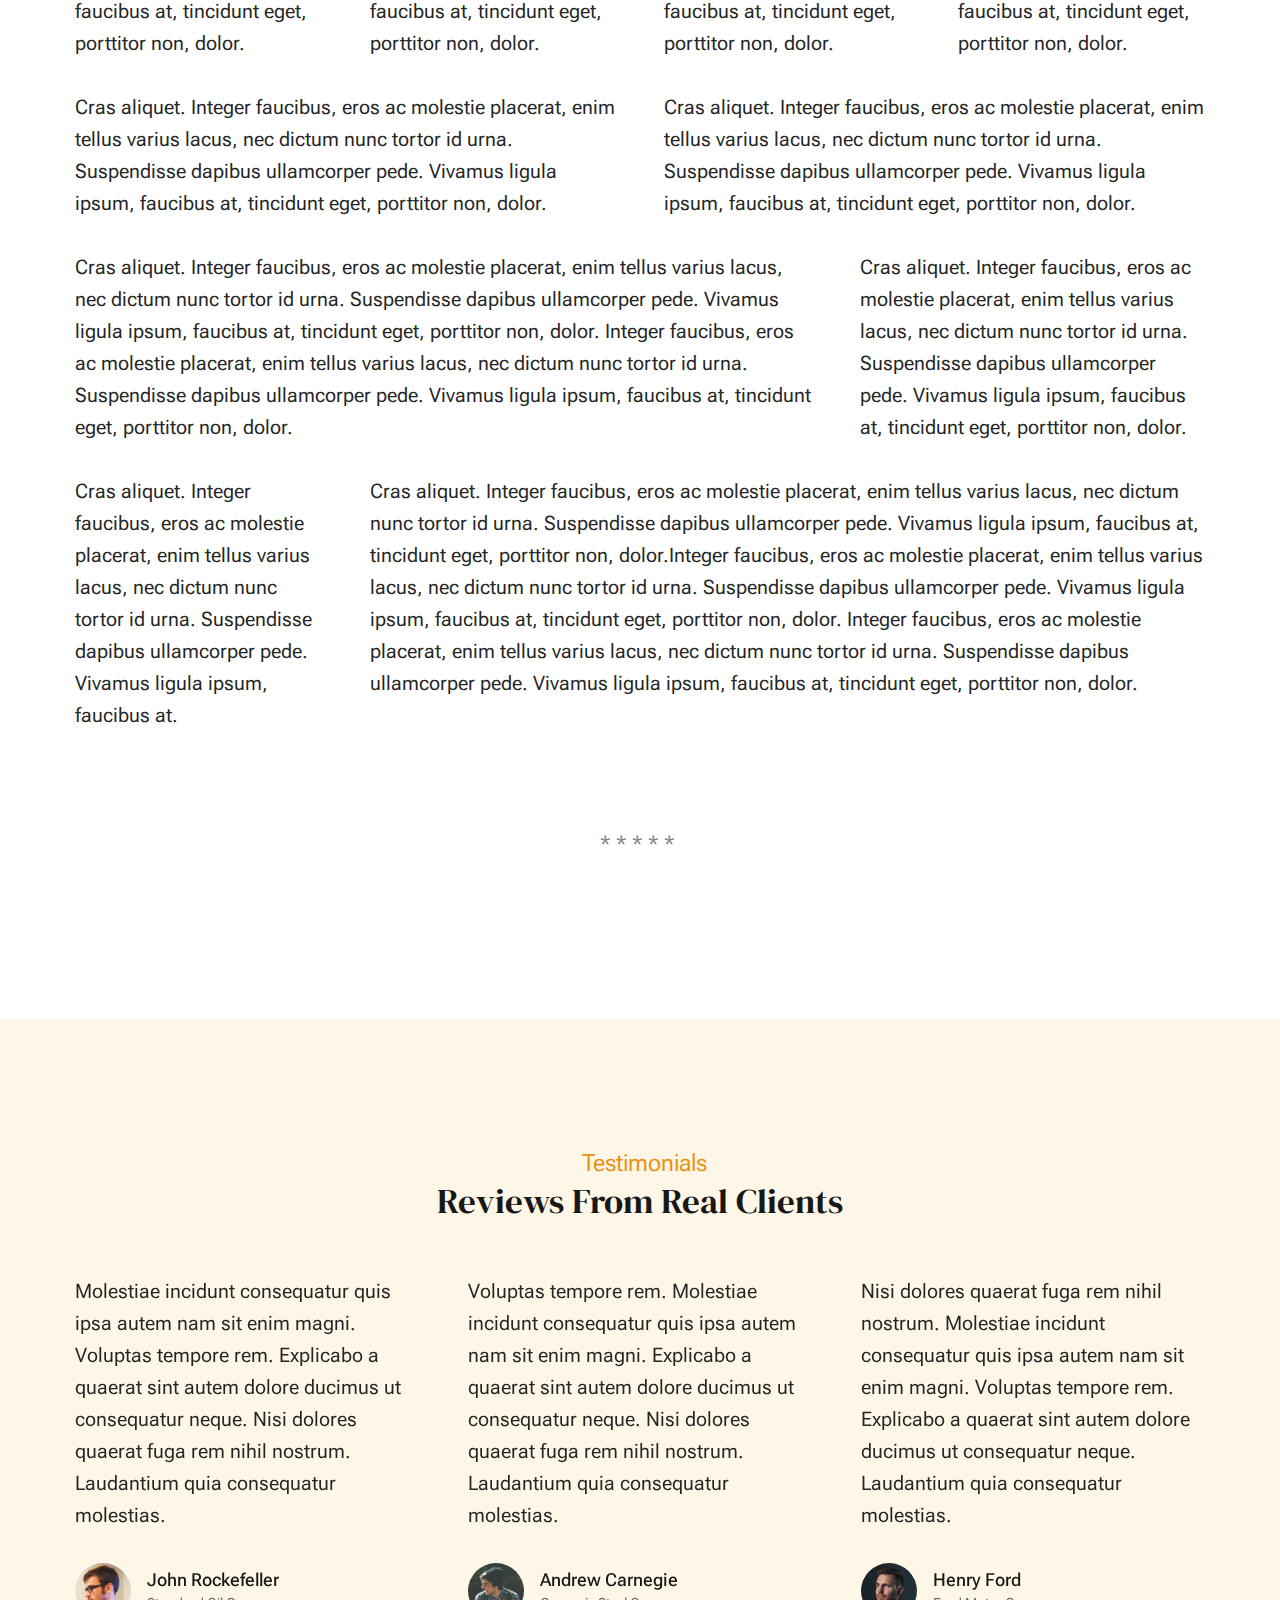
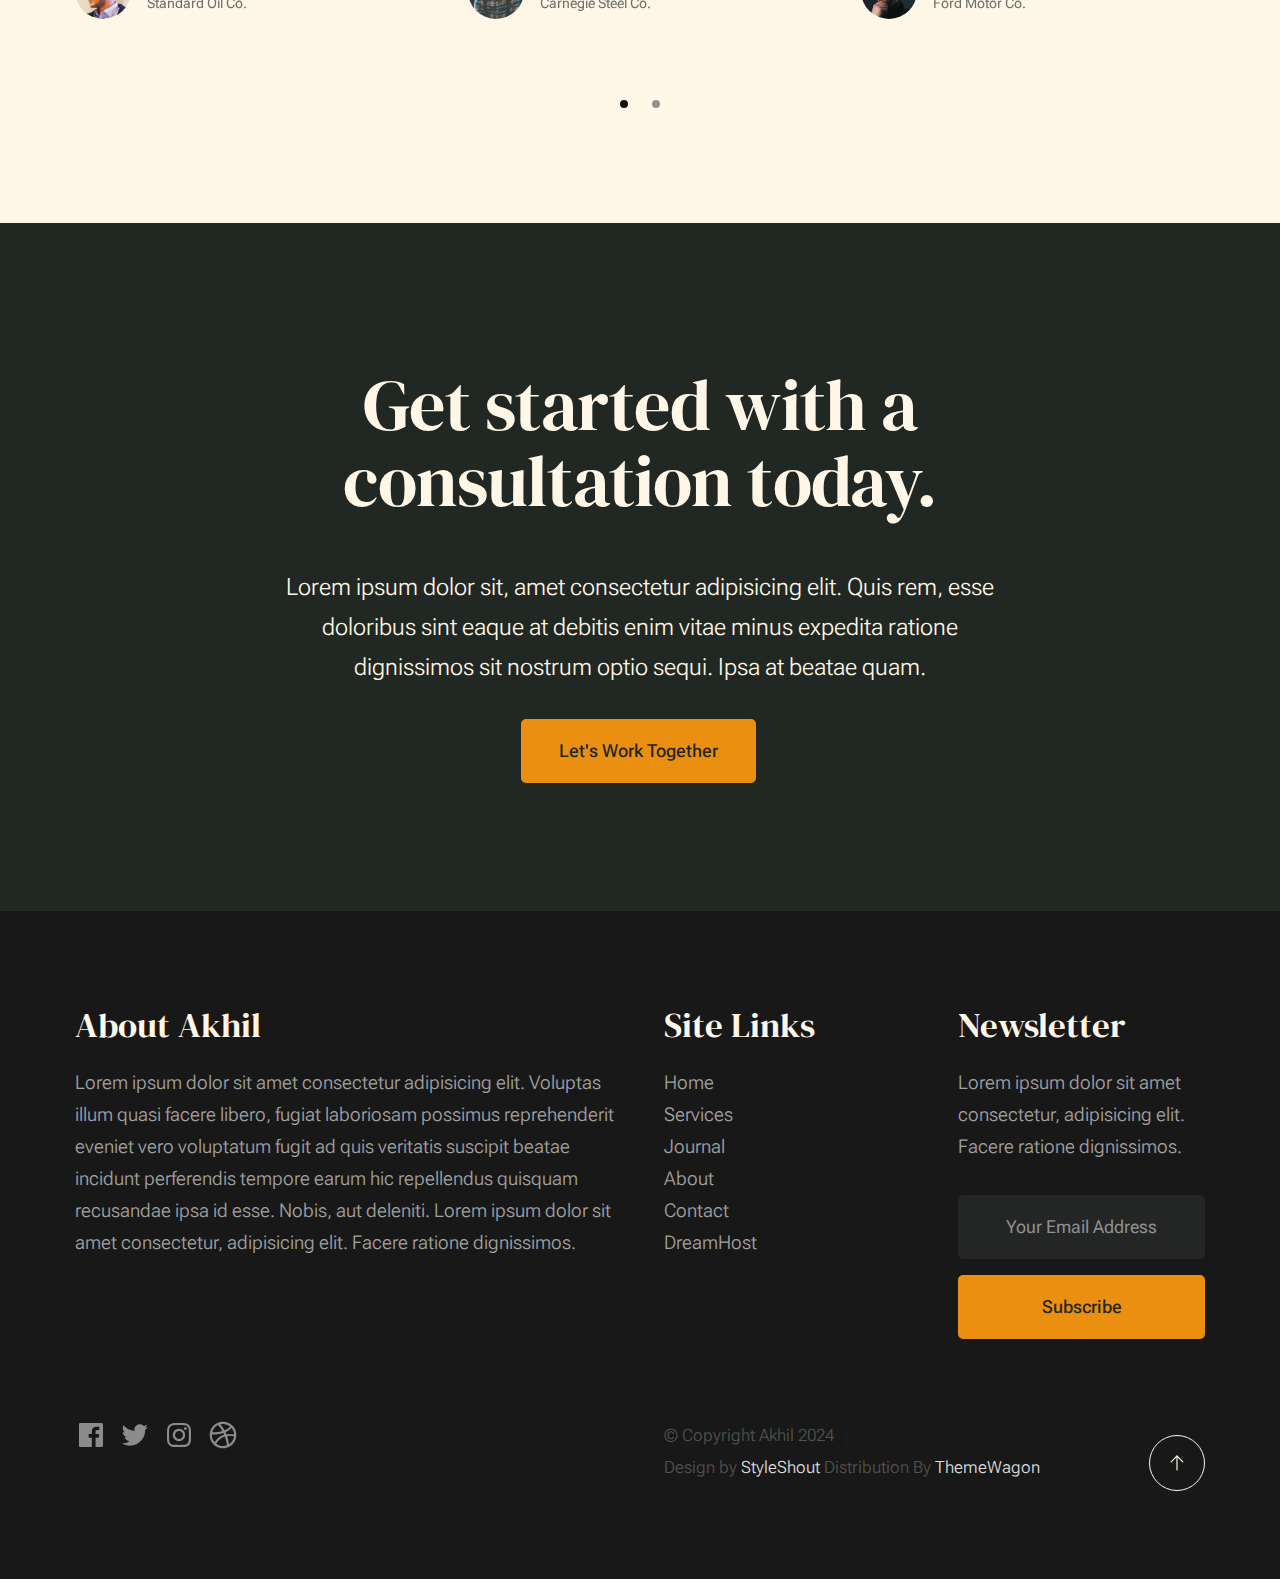
<file: styles.html>
<!DOCTYPE html>
<html lang="en" class="no-js">

<head>

    <!--- basic page needs
    ================================================== -->
    <meta charset="utf-8">
    <meta name="viewport" content="width=device-width, initial-scale=1">
    <title>Styles - Akhil</title>

    <script>
        document.documentElement.classList.remove('no-js');
        document.documentElement.classList.add('js');
    </script>

    <!-- CSS
    ================================================== -->
    <link rel="stylesheet" href="css/vendor.css">
    <link rel="stylesheet" href="css/styles.css">

    <!-- favicons
    ================================================== -->
    <link rel="apple-touch-icon" sizes="180x180" href="apple-touch-icon.png">
    <link rel="icon" type="image/png" sizes="32x32" href="favicon-32x32.png">
    <link rel="icon" type="image/png" sizes="16x16" href="favicon-16x16.png">
    <link rel="manifest" href="site.webmanifest">

</head>


<body id="top">


    <!-- preloader
    ================================================== -->
    <div id="preloader">
        <div id="loader" class="dots-fade">
            <div></div>
            <div></div>
            <div></div>
        </div>
    </div>


    <!-- page wrap
    ================================================== -->
    <div id="page" class="s-pagewrap">


        <!-- # site header 
        ================================================== -->
        <header class="s-header">

            <div class="row s-header__inner width-sixteen-col">

                <div class="s-header__block">
                    <div class="s-header__logo">
                        <a class="logo" href="index.html">
                            <img src="images/logo.svg" alt="Homepage">
                        </a>
                    </div>

                    <a class="s-header__menu-toggle" href="#0"><span>Menu</span></a>
                </div> <!-- end s-header__block -->

                <nav class="s-header__nav">

                    <ul class="s-header__menu-links">
                        <li><a href="about.html">About</a></li>
                        <li><a href="services.html">Services</a></li>
                        <li><a href="blog.html">Journal</a></li>
                        <li><a href="contact.html">Contact</a></li>
                    </ul> <!-- s-header__menu-links -->

                    <div class="s-header__contact">
                        <a href="contact.html" class="btn btn--primary s-header__contact-btn">Let's Work Together</a>
                    </div> <!-- s-header__contact -->

                </nav> <!-- end s-header__nav -->

            </div> <!-- end s-header__inner -->

        </header> <!-- end s-header -->


        <!-- # site main content
        ================================================== -->
        <section id="content" class="s-content">

            <section class="s-pageheader pageheader">
                <div class="row">
                    <div class="column xl-12">
                        <h1 class="page-title">
                            Style Guide
                        </h1>
                    </div>
                </div>
            </section> <!-- end pageheader -->

            <section class="s-pagecontent pagecontent">

                <div class="row row-x-center text-center">

                    <div class="column tab-12 xl-9">

                        <p class="lead">Lorem ipsum Officia elit ad tempor dolore est ex incididunt incididunt occaecat
                            culpa deserunt
                            sunt labore in cillum ullamco magna in Excepteur consequat in reprehenderit proident mollit
                            incididunt officia commodo.
                            Duis ea officia sed dolor pariatur enim dolore dolore quis incididunt nulla exercitation
                            commodo veniam et ea incididunt.
                        </p>

                        <hr>
                    </div>

                </div> <!-- end row -->

                <div class="row">

                    <div class="column mob-12 md-6 stack-on-900">

                        <h3>Paragraph and Image</h3>

                        <p><a href="#"><img width="120" height="120" class="u-pull-left" alt="sample-image"
                                    src="images/sample-image.jpg"></a>
                            Lorem ipsum dolor sit amet, consectetuer adipiscing elit. Donec libero. Suspendisse
                            bibendum.Cras id urna. Morbi
                            tincidunt, orci ac convallis aliquam, lectus turpis varius lorem, eu posuere nunc justo
                            tempus leo. Donec mattis,
                            purus nec placerat bibendum, dui pede condimentum odio, ac blandit ante orci ut diam. Cras
                            fringilla magna.
                            Phasellus suscipit, leo a pharetra condimentum, lorem tellus eleifend magna, eget fringilla
                            velit magna id
                            neque posuere nunc justo tempus leo. </p>

                        <p>
                            Lorem ipsum dolor sit amet, consectetuer adipiscing elit. Donec libero. Suspendisse
                            bibendum. Cras id urna.
                            Morbi tincidunt, orci ac convallis aliquam, lectus turpis varius lorem, eu posuere nunc
                            justo tempus leo.
                            Donec mattis, purus nec placerat bibendum, dui pede condimentumodio, ac blandit ante orci ut
                            diam.
                        </p>

                        <p>A <a href="#">link</a>,
                            <abbr title="this really isn't a very good description">abbrebation</abbr>,
                            <strong>strong text</strong>,
                            <em>em text</em>,
                            <del>deleted text</del>, and
                            <mark>this is a mark text.</mark>
                            <code>.code</code>
                        </p>

                    </div>

                    <div class="column mob-12 md-6">

                        <h3>Drop Caps</h3>

                        <p class="drop-cap">Far far away, behind the word mountains, far from the countries Vokalia and
                            Consonantia,
                            there live the blind texts. Separated they live in Bookmarksgrove right at the coast of the
                            Semantics, a large language ocean. A small river named Duden flows by their place and
                            supplies it with the
                            necessary regelialia. Morbi tincidunt, orci ac convallis aliquam, lectus turpis varius
                            lorem,
                            euposuere nunc justo tempus leo. Donec mattis, purus nec placerat bibendum, dui pede
                            condimentum odio,
                            ac blandit ante orci ut diam. Cras fringilla magna. Phasellus suscipit, leo a pharetra
                            condimentum,
                            lorem tellus eleifend magna, eget fringilla velit magna id neque.
                        </p>

                        <h3>Small Print</h3>

                        <p><small>Lorem ipsum dolor sit amet, consectetuer adipiscing elit. Donec libero.</small></p>



                    </div>

                </div> <!-- end row -->

                <div class="row">

                    <div class="column xl-6 md-12">

                        <h3 class="u-add-bottom">Pull Quotes</h3>

                        <p>
                            Perspiciatis nemo unde et nobis modi consequatur officia amet. Ut enim
                            tenetur provident maiores. Perspiciatis asperiores incidunt sequi
                            quisquam. Enim aut.
                        </p>

                        <figure class="pull-quote">
                            <blockquote>
                                <p>
                                    When you look in the eyes of grace, when you meet grace,
                                    when you embrace grace, when you see the nail prints in
                                    grace’s hands and the fire in his eyes, when you feel his
                                    relentless love for you - it will not motivate you to sin.
                                    It will motivate you to righteousness.
                                </p>

                                <footer>
                                    <cite>Judah Smith</cite>
                                </footer>
                            </blockquote>
                        </figure>


                    </div>

                    <div class="column xl-6 md-12">

                        <h3 class="h-add-bottom">Block Quotes</h3>

                        <blockquote cite="http://where-i-got-my-info-from.com">
                            <p>
                                For God so loved the world, that he gave his only Son, that whoever believes in
                                him should not perish but have eternal life. For God did not send his Son into
                                the world to condemn the world, but in order that the world might be
                                saved through him.
                            </p>

                            <footer>
                                <cite>
                                    <a href="#0">John 3:16-17 ESV</a>
                                </cite>
                            </footer>

                        </blockquote>

                        <blockquote>
                            <p>There is a God-shaped vacuum in the heart of each man which cannot be satisfied
                                by any created thing but only by God the Creator.</p>

                            <footer>
                                <cite>Blaise Pascal</cite>
                            </footer>

                        </blockquote>

                    </div>

                </div> <!-- end row -->

                <div class="row u-add-half-bottom">

                    <div class="column xl-6 md-12">

                        <h3>Example Lists</h3>

                        <ol>
                            <li>Here is an example</li>
                            <li>of an ordered list.</li>
                            <li>A parent list item.
                                <ul>
                                    <li>one</li>
                                    <li>two</li>
                                    <li>three</li>
                                </ul>
                            </li>
                            <li>A list item.</li>
                        </ol>

                        <ul class="disc">
                            <li>Here is an example</li>
                            <li>of an unordered list.</li>
                        </ul>

                        <h3>Definition Lists</h3>

                        <h5>a) Multi-line Definitions (default) </h5>

                        <dl class="dictionary-style">
                            <dt><strong>This is a term</strong></dt>
                            <dd>this is the definition of that term, which both live in a <code>dl</code>.</dd>
                            <dt><strong>Another Term</strong></dt>
                            <dd>And it gets a definition too, which is this line</dd>
                            <dd>This is a 2<sup>nd</sup> definition for a single term. A <code>dt</code> may be followed
                                by multiple <code>dd</code>s.</dd>
                        </dl>

                        <h3 class="u-add-bottom">Skill Bars</h3>

                        <ul class="skill-bars">
                            <li>
                                <div class="progress percent90"><span>90%</span></div>
                                <strong>HTML</strong>
                            </li>
                            <li>
                                <div class="progress percent85"><span>85%</span></div>
                                <strong>CSS</strong>
                            </li>
                            <li>
                                <div class="progress percent70"><span>70%</span></div>
                                <strong>Javascript</strong>
                            </li>
                            <li>
                                <div class="progress percent95"><span>95%</span></div>
                                <strong>PHP</strong>
                            </li>
                            <li>
                                <div class="progress percent75"><span>75%</span></div>
                                <strong>Illustrator</strong>
                            </li>
                            <li>
                                <div class="progress percent90"><span>90%</span></div>
                                <strong>Figma</strong>
                            </li>
                        </ul>

                    </div>

                    <div class="column xl-6 md-12">

                        <h3 class="u-add-bottom">Buttons</h3>

                        <p>
                            <a class="btn btn--primary u-fullwidth" href="#0">Primary Button</a>
                            <a class="btn u-fullwidth" href="#0">Default Button</a>
                            <a class="btn btn--stroke u-fullwidth" href="#0">Stroke Button</a>
                        </p>

                        <h3>Stats Tabs</h3>

                        <ul class="stats-tabs">
                            <li><a href="#0">1,234 <em>Peter</em></a></li>
                            <li><a href="#0">567 <em>James</em></a></li>
                            <li><a href="#0">23,456 <em>John</em></a></li>
                            <li><a href="#0">3,456 <em>Andrew</em></a></li>
                            <li><a href="#0">456 <em>Philip</em></a></li>
                            <li><a href="#0">26 <em>Matthew</em></a></li>
                        </ul>

                        <h3 class="u-add-bottom">Code</h3>

                        <pre><code class="language-css">
    code {
    font-size: 1.4rem;
    margin: 0 .2rem;
    padding: .2rem .6rem;
    white-space: nowrap;
    background: #F1F1F1;
    border: 1px solid #E1E1E1;	
    border-radius: 3px;
    }
</code></pre>

                    </div>

                </div> <!-- end row -->

                <div class="row u-add-half-bottom">

                    <div class="column xl-6 md-12">

                        <h1>H1 Heading Doloremque dolor voluptas est sequi omnis.</h1>
                        <p>Doloremque dolor voluptas est sequi omnis. Pariatur ut aut. Sed enim tempora qui veniam qui
                            cum vel.
                            Voluptas odit at vitae minima. In assumenda ut. Voluptatem totam impedit accusantium
                            reiciendis excepturi aut qui accusamus praesentium.</p>

                        <h2>H2 Heading Doloremque dolor voluptas est sequi omnis.</h2>
                        <p>Doloremque dolor voluptas est sequi omnis. Pariatur ut aut. Sed enim tempora qui veniam qui
                            cum vel.
                            Voluptas odit at vitae minima. In assumenda ut. Voluptatem totam impedit accusantium
                            reiciendis excepturi aut qui accusamus praesentium.</p>

                        <h3>H3 Heading Doloremque dolor voluptas est sequi omnis.</h3>
                        <p>Doloremque dolor voluptas est sequi omnis. Pariatur ut aut. Sed enim tempora qui veniam qui
                            cum vel.
                            Voluptas odit at vitae minima. In assumenda ut. Voluptatem totam impedit accusantium
                            reiciendis excepturi aut qui accusamus praesentium.</p>


                    </div>

                    <div class="column xl-6 md-12">
                        <h4>H4 Heading Doloremque dolor voluptas est sequi omnis.</h4>
                        <p>Doloremque dolor voluptas est sequi omnis. Pariatur ut aut. Sed enim tempora qui veniam qui
                            cum vel.
                            Voluptas odit at vitae minima. In assumenda ut. Voluptatem totam impedit accusantium
                            reiciendis excepturi aut qui accusamus praesentium.</p>

                        <h5>H5 Heading Doloremque dolor voluptas est sequi omnis.</h5>
                        <p>Doloremque dolor voluptas est sequi omnis. Pariatur ut aut. Sed enim tempora qui veniam qui
                            cum vel.
                            Voluptas odit at vitae minima. In assumenda ut. Voluptatem totam impedit accusantium
                            reiciendis excepturi aut qui accusamus praesentium.</p>

                        <h6>H6 Heading Doloremque dolor voluptas est sequi omnis.</h6>
                        <p>Doloremque dolor voluptas est sequi omnis. Pariatur ut aut. Sed enim tempora qui veniam qui
                            cum vel.
                            Voluptas odit at vitae minima. In assumenda ut. Voluptatem totam impedit accusantium
                            reiciendis excepturi aut qui accusamus praesentium.</p>


                    </div>

                </div> <!-- end row -->

                <div class="row u-add-half-bottom">

                    <div class="column xl-6 md-12">

                        <h3 class="u-add-bottom">Responsive Image</h3>

                        <figure>
                            <img src="images/wheel-500.jpg" srcset="images/wheel-1000.jpg 1000w, 
                                images/wheel-500.jpg 500w" sizes="(max-width: 1000px) 100vw, 1000px" alt="">

                            <figcaption>
                                Here is some random picture.
                            </figcaption>
                        </figure>

                    </div>

                    <div class="column xl-6 md-12">

                        <h3 class="u-add-bottom">Responsive video</h3>

                        <div class="video-container">
                            <iframe
                                src="https://player.vimeo.com/video/14592941?color=00a650&title=0&byline=0&portrait=0"
                                width="500" height="281" frameborder="0" webkitallowfullscreen mozallowfullscreen
                                allowfullscreen></iframe>
                        </div>

                    </div>

                </div> <!-- end row -->

                <div class="row u-add-bottom">

                    <div class="column xl-12">

                        <h3>Tables</h3>
                        <p>Be sure to use properly formed table markup with <code>&lt;thead&gt;</code> and
                            <code>&lt;tbody&gt;</code> when building a <code>table</code>.
                        </p>

                        <div class="table-responsive">

                            <table>
                                <thead>
                                    <tr>
                                        <th>Name</th>
                                        <th>Age</th>
                                        <th>Sex</th>
                                        <th>Location</th>
                                    </tr>
                                </thead>
                                <tbody>
                                    <tr>
                                        <td>William J. Seymour</td>
                                        <td>34</td>
                                        <td>Male</td>
                                        <td>Azusa Street</td>
                                    </tr>
                                    <tr>
                                        <td>Jennie Evans Moore</td>
                                        <td>30</td>
                                        <td>Female</td>
                                        <td>Azusa Street</td>
                                    </tr>
                                </tbody>
                            </table>

                        </div>

                    </div>

                </div> <!-- end row -->

                <div class="row">

                    <div class="column xl-12">
                        <h3>Pagination</h3>

                        <nav class="pgn">
                            <ul>
                                <li>
                                    <a class="pgn__prev" href="#0">
                                        <svg xmlns="http://www.w3.org/2000/svg" width="24" height="24"
                                            viewBox="0 0 24 24">
                                            <path
                                                d="M12.707 17.293L8.414 13H18v-2H8.414l4.293-4.293-1.414-1.414L4.586 12l6.707 6.707z" />
                                        </svg>
                                    </a>
                                </li>
                                <li><a class="pgn__num" href="#0">1</a></li>
                                <li><span class="pgn__num current">2</span></li>
                                <li><a class="pgn__num" href="#0">3</a></li>
                                <li><a class="pgn__num" href="#0">4</a></li>
                                <li><a class="pgn__num" href="#0">5</a></li>
                                <li><span class="pgn__num dots">…</span></li>
                                <li><a class="pgn__num" href="#0">8</a></li>
                                <li>
                                    <a class="pgn__next" href="#0">
                                        <svg xmlns="http://www.w3.org/2000/svg" width="24" height="24"
                                            viewBox="0 0 24 24">
                                            <path
                                                d="M11.293 17.293l1.414 1.414L19.414 12l-6.707-6.707-1.414 1.414L15.586 11H6v2h9.586z" />
                                        </svg>
                                    </a>
                                </li>
                            </ul>
                        </nav>
                    </div>

                </div> <!-- end row -->

                <div class="row">

                    <div class="column xl-6 md-12">

                        <h3 class="u-add-bottom">Form Styles</h3>

                        <form>
                            <div>
                                <label for="sampleInput">Your email</label>
                                <input class="u-fullwidth" type="email" placeholder="test@mailbox.com" id="sampleInput">
                            </div>
                            <div>
                                <label for="sampleRecipientInput">Reason for contacting</label>
                                <div class="ss-custom-select">
                                    <select class="u-fullwidth" id="sampleRecipientInput">
                                        <option value="Option 1">Questions</option>
                                        <option value="Option 2">Report</option>
                                        <option value="Option 3">Others</option>
                                    </select>
                                </div>
                            </div>

                            <label for="exampleMessage">Message</label>
                            <textarea class="u-fullwidth" placeholder="Your message" id="exampleMessage"></textarea>

                            <label class="u-add-bottom">
                                <input type="checkbox">
                                <span class="label-text">Send a copy to yourself</span>
                            </label>

                            <input class="btn--primary u-fullwidth" type="submit" value="Submit">
                        </form>

                    </div>

                    <div class="column xl-6 md-12">

                        <h3>Alert Boxes</h3>

                        <br>

                        <div class="alert-box alert-box--error">
                            <p>Error Message. Your Message Goes Here.</p>
                            <span class="alert-box__close"></span>
                        </div><!-- end error -->

                        <div class="alert-box alert-box--success">
                            <p>Success Message. Your Message Goes Here.</p>
                            <span class="alert-box__close"></span>
                        </div><!-- end success -->

                        <div class="alert-box alert-box--info">
                            <p>Info Message. Your Message Goes Here.</p>
                            <span class="alert-box__close"></span>
                        </div><!-- end info -->

                        <div class="alert-box alert-box--notice">
                            <p>Notice Message. Your Message Goes Here.</p>
                            <span class="alert-box__close"></span>
                        </div><!-- end notice -->

                    </div>

                </div> <!-- end row -->

                <div class="row">

                    <div class="xl-12 column">
                        <h3 class="half-bottom">Grid Columns</h3>
                    </div>

                </div> <!-- Row End-->

                <!--<h4>1/3 Columns</h4>  -->

                <div class="row">

                    <div class="xl-4 md-12 column">
                        <p>
                            Cras aliquet. Integer faucibus, eros ac molestie placerat, enim tellus varius lacus,
                            nec dictum nunc tortor id urna. Suspendisse dapibus ullamcorper pede. Vivamus ligula ipsum,
                            faucibus at, tincidunt eget, porttitor non, dolor.
                        </p>
                    </div>

                    <div class="xl-4 md-12 column">
                        <p>
                            Cras aliquet. Integer faucibus, eros ac molestie placerat, enim tellus varius lacus,
                            nec dictum nunc tortor id urna. Suspendisse dapibus ullamcorper pede. Vivamus ligula ipsum,
                            faucibus at, tincidunt eget, porttitor non, dolor.
                        </p>
                    </div>

                    <div class="xl-4 md-12 column">
                        <p>
                            Cras aliquet. Integer faucibus, eros ac molestie placerat, enim tellus varius lacus,
                            nec dictum nunc tortor id urna. Suspendisse dapibus ullamcorper pede. Vivamus ligula ipsum,
                            faucibus at, tincidunt eget, porttitor non, dolor.
                        </p>
                    </div>

                </div>

                <!--<h4>1/4 Columns</h4>  -->

                <div class="row">

                    <div class="xl-3 md-6 tab-12 column">
                        <p>
                            Cras aliquet. Integer faucibus, eros ac molestie placerat, enim tellus varius lacus,
                            nec dictum nunc tortor id urna. Suspendisse dapibus ullamcorper pede. Vivamus ligula ipsum,
                            faucibus at, tincidunt eget, porttitor non, dolor.
                        </p>
                    </div>

                    <div class="xl-3 md-6 tab-12 column">
                        <p>
                            Cras aliquet. Integer faucibus, eros ac molestie placerat, enim tellus varius lacus,
                            nec dictum nunc tortor id urna. Suspendisse dapibus ullamcorper pede. Vivamus ligula ipsum,
                            faucibus at, tincidunt eget, porttitor non, dolor.
                        </p>
                    </div>

                    <div class="xl-3 md-6 tab-12 column">
                        <p>
                            Cras aliquet. Integer faucibus, eros ac molestie placerat, enim tellus varius lacus,
                            nec dictum nunc tortor id urna. Suspendisse dapibus ullamcorper pede. Vivamus ligula ipsum,
                            faucibus at, tincidunt eget, porttitor non, dolor.
                        </p>
                    </div>

                    <div class="xl-3 md-6 tab-12 column">
                        <p>
                            Cras aliquet. Integer faucibus, eros ac molestie placerat, enim tellus varius lacus,
                            nec dictum nunc tortor id urna. Suspendisse dapibus ullamcorper pede. Vivamus ligula ipsum,
                            faucibus at, tincidunt eget, porttitor non, dolor.
                        </p>
                    </div>

                </div>

                <!--<h4>1/2 Columns</h4>  -->

                <div class="row">

                    <div class="xl-6 tab-12 column">
                        <p>
                            Cras aliquet. Integer faucibus, eros ac molestie placerat, enim tellus varius lacus,
                            nec dictum nunc tortor id urna. Suspendisse dapibus ullamcorper pede. Vivamus ligula ipsum,
                            faucibus at, tincidunt eget, porttitor non, dolor.
                        </p>
                    </div>

                    <div class="xl-6 tab-12 column">
                        <p>
                            Cras aliquet. Integer faucibus, eros ac molestie placerat, enim tellus varius lacus,
                            nec dictum nunc tortor id urna. Suspendisse dapibus ullamcorper pede. Vivamus ligula ipsum,
                            faucibus at, tincidunt eget, porttitor non, dolor.
                        </p>
                    </div>

                </div>

                <!--<h4>2/3 Columns</h4>  -->

                <div class="row">

                    <div class="xl-8 md-7 tab-12 column">
                        <p>
                            Cras aliquet. Integer faucibus, eros ac molestie placerat, enim tellus varius lacus,
                            nec dictum nunc tortor id urna. Suspendisse dapibus ullamcorper pede. Vivamus ligula ipsum,
                            faucibus at, tincidunt eget, porttitor non, dolor. Integer faucibus, eros ac molestie
                            placerat, enim tellus varius lacus,
                            nec dictum nunc tortor id urna. Suspendisse dapibus ullamcorper pede. Vivamus ligula ipsum,
                            faucibus at, tincidunt eget, porttitor non, dolor.
                        </p>
                    </div>

                    <div class="xl-4 md-5 tab-12 column">
                        <p>
                            Cras aliquet. Integer faucibus, eros ac molestie placerat, enim tellus varius lacus,
                            nec dictum nunc tortor id urna. Suspendisse dapibus ullamcorper pede. Vivamus ligula ipsum,
                            faucibus at, tincidunt eget, porttitor non, dolor.
                        </p>
                    </div>

                </div>

                <!--<h4>3/4 Columns</h4>  -->

                <div class="row">

                    <div class="xl-3 md-5 tab-12 column">
                        <p>
                            Cras aliquet. Integer faucibus, eros ac molestie placerat, enim tellus varius lacus,
                            nec dictum nunc tortor id urna. Suspendisse dapibus ullamcorper pede. Vivamus ligula ipsum,
                            faucibus at.
                        </p>
                    </div>

                    <div class="xl-9 md-7 tab-12 column">
                        <p>
                            Cras aliquet. Integer faucibus, eros ac molestie placerat, enim tellus varius lacus,
                            nec dictum nunc tortor id urna. Suspendisse dapibus ullamcorper pede. Vivamus ligula ipsum,
                            faucibus at, tincidunt eget, porttitor non, dolor.Integer faucibus, eros ac molestie
                            placerat, enim tellus varius lacus,
                            nec dictum nunc tortor id urna. Suspendisse dapibus ullamcorper pede. Vivamus ligula ipsum,
                            faucibus at, tincidunt eget, porttitor non, dolor. Integer faucibus, eros ac molestie
                            placerat, enim tellus varius lacus,
                            nec dictum nunc tortor id urna. Suspendisse dapibus ullamcorper pede. Vivamus ligula ipsum,
                            faucibus at, tincidunt eget, porttitor non, dolor.
                        </p>
                    </div>

                </div>

                <hr class="fancy">

            </section> <!-- pagecontent -->

            <section class="s-testimonials">

                <div class="s-testimonials__header row row-x-center text-center">
                    <div class="column xl-8 lg-12">

                        <p class="text-pretitle">
                            Testimonials
                        </p>
                        <h3>
                            Reviews From Real Clients
                        </h3>

                    </div>
                </div> <!--end s-testimonials__header -->

                <div class="row s-testimonials__content">
                    <div class="column xl-12 testimonials">

                        <div class="swiper-container testimonials__slider page-slider">

                            <div class="swiper-wrapper">
                                <div class="testimonials__slide swiper-slide">
                                    <p>
                                        Molestiae incidunt consequatur quis ipsa autem nam sit enim magni. Voluptas
                                        tempore rem.
                                        Explicabo a quaerat sint autem dolore ducimus ut consequatur neque. Nisi dolores
                                        quaerat fuga rem nihil nostrum.
                                        Laudantium quia consequatur molestias.
                                    </p>
                                    <div class="testimonials__author">
                                        <img src="images/avatars/user-01.jpg" alt="Author image"
                                            class="testimonials__avatar">
                                        <cite class="testimonials__cite">
                                            <strong>John Rockefeller</strong>
                                            <span>Standard Oil Co.</span>
                                        </cite>
                                    </div>
                                </div>
                                <div class="testimonials__slide swiper-slide">
                                    <p>
                                        Voluptas tempore rem. Molestiae incidunt consequatur quis ipsa autem nam sit
                                        enim magni.
                                        Explicabo a quaerat sint autem dolore ducimus ut consequatur neque. Nisi dolores
                                        quaerat fuga rem nihil nostrum.
                                        Laudantium quia consequatur molestias.
                                    </p>
                                    <div class="testimonials__author">
                                        <img src="images/avatars/user-04.jpg" alt="Author image"
                                            class="testimonials__avatar">
                                        <cite class="testimonials__cite">
                                            <strong>Andrew Carnegie</strong>
                                            <span>Carnegie Steel Co.</span>
                                        </cite>
                                    </div>
                                </div>
                                <div class="testimonials__slide swiper-slide">
                                    <p>
                                        Nisi dolores quaerat fuga rem nihil nostrum. Molestiae incidunt consequatur quis
                                        ipsa autem nam sit enim magni.
                                        Voluptas tempore rem. Explicabo a quaerat sint autem dolore ducimus ut
                                        consequatur neque.
                                        Laudantium quia consequatur molestias.
                                    </p>
                                    <div class="testimonials__author">
                                        <img src="images/avatars/user-06.jpg" alt="Author image"
                                            class="testimonials__avatar">
                                        <cite class="testimonials__cite">
                                            <strong>Henry Ford</strong>
                                            <span>Ford Motor Co.</span>
                                        </cite>
                                    </div>
                                </div>
                                <div class="testimonials__slide swiper-slide">
                                    <p>
                                        Molestiae incidunt consequatur quis ipsa autem nam sit enim magni. Voluptas
                                        tempore rem.
                                        Explicabo a quaerat sint autem dolore ducimus ut consequatur neque. Nisi dolores
                                        quaerat fuga rem nihil nostrum.
                                        Laudantium quia consequatur molestias.
                                    </p>
                                    <div class="testimonials__author">
                                        <img src="images/avatars/user-02.jpg" alt="Author image"
                                            class="testimonials__avatar">
                                        <cite class="testimonials__cite">
                                            <strong>John Morgan</strong>
                                            <span>JP Morgan & Co.</span>
                                        </cite>
                                    </div>
                                </div>
                            </div> <!-- end swiper-wrapper -->

                            <div class="swiper-pagination"></div>

                        </div> <!--end testimonials__slider -->

                    </div> <!-- testimonials -->
                </div> <!--end s-testimonials__content -->

            </section> <!-- end s-testimonials -->

        </section> <!-- s-content-->

        <!-- # cta
        ================================================== -->
        <section id="cta" class="s-cta">

            <div class="row row-x-center text-center">
                <div class="column xl-8 lg-12">

                    <div class="s-cta__content">
                        <h2 class="text-display-title">
                            Get started with a consultation today.
                        </h2>
                        <p class="lead">
                            Lorem ipsum dolor sit, amet consectetur adipisicing elit. Quis rem, esse doloribus sint
                            eaque at debitis enim vitae minus expedita ratione dignissimos sit nostrum optio sequi. Ipsa
                            at beatae quam.
                        </p>
                        <a href="contact.html" class="btn btn--primary">Let's Work Together</a>
                    </div>

                </div>
            </div>

        </section> <!-- end s-cta -->


        <!-- # footer 
        ================================================== -->
        <footer class="s-footer">
            <div class="row s-footer__content">
                <div class="column xl-6 lg-6 md-12 s-footer__block s-footer__about">
                    <h3>About Akhil</h3>
                    <p>
                        Lorem ipsum dolor sit amet consectetur adipisicing elit. Voluptas illum quasi facere libero,
                        fugiat laboriosam possimus reprehenderit eveniet vero voluptatum fugit ad quis veritatis
                        suscipit beatae
                        incidunt perferendis tempore earum hic repellendus quisquam recusandae ipsa id esse. Nobis, aut
                        deleniti.
                        Lorem ipsum dolor sit amet consectetur, adipisicing elit. Facere ratione dignissimos.
                    </p>
                </div>
                <div class="column xl-3 lg-6 md-12 s-footer__block s-footer__site-links">
                    <h3>Site Links</h3>
                    <ul class="link-list">
                        <li><a href="index.html">Home</a></li>
                        <li><a href="services.html">Services</a></li>
                        <li><a href="blog.html">Journal</a></li>
                        <li><a href="about.html">About</a></li>
                        <li><a href="contact.html">Contact</a></li>
                        <li><a href="https://www.dreamhost.com/r.cgi?287326">DreamHost</a></li>
                    </ul>
                </div>
                <div class="column xl-3 lg-6 md-12 tab-12 s-footer__block s-footer__newsletter">
                    <h3>Newsletter</h3>

                    <p>
                        Lorem ipsum dolor sit amet consectetur, adipisicing elit. Facere ratione dignissimos.
                    </p>

                    <div class="subscribe-form">
                        <form id="mc-form" class="mc-form">
                            <input type="email" name="EMAIL" id="mce-EMAIL" class="u-fullwidth text-center"
                                placeholder="Your Email Address"
                                title="The domain portion of the email address is invalid (the portion after the @)."
                                pattern="^([^\x00-\x20\x22\x28\x29\x2c\x2e\x3a-\x3c\x3e\x40\x5b-\x5d\x7f-\xff]+|\x22([^\x0d\x22\x5c\x80-\xff]|\x5c[\x00-\x7f])*\x22)(\x2e([^\x00-\x20\x22\x28\x29\x2c\x2e\x3a-\x3c\x3e\x40\x5b-\x5d\x7f-\xff]+|\x22([^\x0d\x22\x5c\x80-\xff]|\x5c[\x00-\x7f])*\x22))*\x40([^\x00-\x20\x22\x28\x29\x2c\x2e\x3a-\x3c\x3e\x40\x5b-\x5d\x7f-\xff]+|\x5b([^\x0d\x5b-\x5d\x80-\xff]|\x5c[\x00-\x7f])*\x5d)(\x2e([^\x00-\x20\x22\x28\x29\x2c\x2e\x3a-\x3c\x3e\x40\x5b-\x5d\x7f-\xff]+|\x5b([^\x0d\x5b-\x5d\x80-\xff]|\x5c[\x00-\x7f])*\x5d))*(\.\w{2,})+$"
                                required>
                            <input type="submit" name="subscribe" value="Subscribe"
                                class="btn btn--primary btn--small u-fullwidth">
                            <!-- <div style="position: absolute; left: -5000px;" aria-hidden="true"><input type="text" name="b_cdb7b577e41181934ed6a6a44_9a91cfe7b3" tabindex="-1" value=""></div> -->
                            <div class="mc-status"></div>
                        </form>
                    </div>
                </div>
            </div>

            <div class="row s-footer__bottom">
                <div class="column xl-6 lg-12">
                    <ul class="s-footer__social social-list">
                        <li>
                            <a href="#0">
                                <svg xmlns="http://www.w3.org/2000/svg" width="24" height="24" viewBox="0 0 24 24"
                                    style="fill:rgba(0, 0, 0, 1);transform:;-ms-filter:">
                                    <path
                                        d="M20,3H4C3.447,3,3,3.448,3,4v16c0,0.552,0.447,1,1,1h8.615v-6.96h-2.338v-2.725h2.338v-2c0-2.325,1.42-3.592,3.5-3.592 c0.699-0.002,1.399,0.034,2.095,0.107v2.42h-1.435c-1.128,0-1.348,0.538-1.348,1.325v1.735h2.697l-0.35,2.725h-2.348V21H20 c0.553,0,1-0.448,1-1V4C21,3.448,20.553,3,20,3z">
                                    </path>
                                </svg>
                                <span class="u-screen-reader-text">Facebook</span>
                            </a>
                        </li>
                        <li>
                            <a href="#0">
                                <svg xmlns="http://www.w3.org/2000/svg" width="24" height="24" viewBox="0 0 24 24"
                                    style="fill:rgba(0, 0, 0, 1);transform:;-ms-filter:">
                                    <path
                                        d="M19.633,7.997c0.013,0.175,0.013,0.349,0.013,0.523c0,5.325-4.053,11.461-11.46,11.461c-2.282,0-4.402-0.661-6.186-1.809 c0.324,0.037,0.636,0.05,0.973,0.05c1.883,0,3.616-0.636,5.001-1.721c-1.771-0.037-3.255-1.197-3.767-2.793 c0.249,0.037,0.499,0.062,0.761,0.062c0.361,0,0.724-0.05,1.061-0.137c-1.847-0.374-3.23-1.995-3.23-3.953v-0.05 c0.537,0.299,1.16,0.486,1.82,0.511C3.534,9.419,2.823,8.184,2.823,6.787c0-0.748,0.199-1.434,0.548-2.032 c1.983,2.443,4.964,4.04,8.306,4.215c-0.062-0.3-0.1-0.611-0.1-0.923c0-2.22,1.796-4.028,4.028-4.028 c1.16,0,2.207,0.486,2.943,1.272c0.91-0.175,1.782-0.512,2.556-0.973c-0.299,0.935-0.936,1.721-1.771,2.22 c0.811-0.088,1.597-0.312,2.319-0.624C21.104,6.712,20.419,7.423,19.633,7.997z">
                                    </path>
                                </svg>
                                <span class="u-screen-reader-text">Twitter</span>
                            </a>
                        </li>
                        <li>
                            <a href="#0">
                                <svg xmlns="http://www.w3.org/2000/svg" width="24" height="24" viewBox="0 0 24 24"
                                    style="fill:rgba(0, 0, 0, 1);transform:;-ms-filter:">
                                    <path
                                        d="M11.999,7.377c-2.554,0-4.623,2.07-4.623,4.623c0,2.554,2.069,4.624,4.623,4.624c2.552,0,4.623-2.07,4.623-4.624 C16.622,9.447,14.551,7.377,11.999,7.377L11.999,7.377z M11.999,15.004c-1.659,0-3.004-1.345-3.004-3.003 c0-1.659,1.345-3.003,3.004-3.003s3.002,1.344,3.002,3.003C15.001,13.659,13.658,15.004,11.999,15.004L11.999,15.004z">
                                    </path>
                                    <circle cx="16.806" cy="7.207" r="1.078"></circle>
                                    <path
                                        d="M20.533,6.111c-0.469-1.209-1.424-2.165-2.633-2.632c-0.699-0.263-1.438-0.404-2.186-0.42 c-0.963-0.042-1.268-0.054-3.71-0.054s-2.755,0-3.71,0.054C7.548,3.074,6.809,3.215,6.11,3.479C4.9,3.946,3.945,4.902,3.477,6.111 c-0.263,0.7-0.404,1.438-0.419,2.186c-0.043,0.962-0.056,1.267-0.056,3.71c0,2.442,0,2.753,0.056,3.71 c0.015,0.748,0.156,1.486,0.419,2.187c0.469,1.208,1.424,2.164,2.634,2.632c0.696,0.272,1.435,0.426,2.185,0.45 c0.963,0.042,1.268,0.055,3.71,0.055s2.755,0,3.71-0.055c0.747-0.015,1.486-0.157,2.186-0.419c1.209-0.469,2.164-1.424,2.633-2.633 c0.263-0.7,0.404-1.438,0.419-2.186c0.043-0.962,0.056-1.267,0.056-3.71s0-2.753-0.056-3.71C20.941,7.57,20.801,6.819,20.533,6.111z M19.315,15.643c-0.007,0.576-0.111,1.147-0.311,1.688c-0.305,0.787-0.926,1.409-1.712,1.711c-0.535,0.199-1.099,0.303-1.67,0.311 c-0.95,0.044-1.218,0.055-3.654,0.055c-2.438,0-2.687,0-3.655-0.055c-0.569-0.007-1.135-0.112-1.669-0.311 c-0.789-0.301-1.414-0.923-1.719-1.711c-0.196-0.534-0.302-1.099-0.311-1.669c-0.043-0.95-0.053-1.218-0.053-3.654 c0-2.437,0-2.686,0.053-3.655c0.007-0.576,0.111-1.146,0.311-1.687c0.305-0.789,0.93-1.41,1.719-1.712 c0.534-0.198,1.1-0.303,1.669-0.311c0.951-0.043,1.218-0.055,3.655-0.055c2.437,0,2.687,0,3.654,0.055 c0.571,0.007,1.135,0.112,1.67,0.311c0.786,0.303,1.407,0.925,1.712,1.712c0.196,0.534,0.302,1.099,0.311,1.669 c0.043,0.951,0.054,1.218,0.054,3.655c0,2.436,0,2.698-0.043,3.654H19.315z">
                                    </path>
                                </svg>
                                <span class="u-screen-reader-text">Instagram</span>
                            </a>
                        </li>
                        <li>
                            <a href="#0">
                                <svg xmlns="http://www.w3.org/2000/svg" width="24" height="24" viewBox="0 0 24 24"
                                    style="fill: rgba(0, 0, 0, 1);transform: ;msFilter:;">
                                    <path
                                        d="M20.66 6.98a9.932 9.932 0 0 0-3.641-3.64C15.486 2.447 13.813 2 12 2s-3.486.447-5.02 1.34c-1.533.893-2.747 2.107-3.64 3.64S2 10.187 2 12s.446 3.487 1.34 5.02a9.924 9.924 0 0 0 3.641 3.64C8.514 21.553 10.187 22 12 22s3.486-.447 5.02-1.34a9.932 9.932 0 0 0 3.641-3.64C21.554 15.487 22 13.813 22 12s-.446-3.487-1.34-5.02zM12 3.66c2 0 3.772.64 5.32 1.919-.92 1.174-2.286 2.14-4.1 2.9-1.002-1.813-2.088-3.327-3.261-4.54A7.715 7.715 0 0 1 12 3.66zM5.51 6.8a8.116 8.116 0 0 1 2.711-2.22c1.212 1.201 2.325 2.7 3.34 4.5-2 .6-4.114.9-6.341.9-.573 0-1.006-.013-1.3-.04A8.549 8.549 0 0 1 5.51 6.8zM3.66 12c0-.054.003-.12.01-.2.007-.08.01-.146.01-.2.254.014.641.02 1.161.02 2.666 0 5.146-.367 7.439-1.1.187.373.381.793.58 1.26-1.32.293-2.674 1.006-4.061 2.14S6.4 16.247 5.76 17.5c-1.4-1.587-2.1-3.42-2.1-5.5zM12 20.34c-1.894 0-3.594-.587-5.101-1.759.601-1.187 1.524-2.322 2.771-3.401 1.246-1.08 2.483-1.753 3.71-2.02a29.441 29.441 0 0 1 1.56 6.62 8.166 8.166 0 0 1-2.94.56zm7.08-3.96a8.351 8.351 0 0 1-2.58 2.621c-.24-2.08-.7-4.107-1.379-6.081.932-.066 1.765-.1 2.5-.1.799 0 1.686.034 2.659.1a8.098 8.098 0 0 1-1.2 3.46zm-1.24-5c-1.16 0-2.233.047-3.22.14a27.053 27.053 0 0 0-.68-1.62c2.066-.906 3.532-2.006 4.399-3.3 1.2 1.414 1.854 3.027 1.96 4.84-.812-.04-1.632-.06-2.459-.06z">
                                    </path>
                                </svg>
                                <span class="u-screen-reader-text">Dribbble</span>
                            </a>
                        </li>
                    </ul> <!-- end s-footer__social -->
                </div>
                <div class="column xl-6 lg-12">
                    <p class="ss-copyright">
                        <span>© Copyright Akhil 2024</span>
                        <span>Design by <a href="https://www.styleshout.com/">StyleShout</a> Distribution By <a
                                href="https://themewagon.com">ThemeWagon</a></span>
                    </p>
                </div>

                <div class="ss-go-top">
                    <a class="smoothscroll" title="Back to Top" href="#top">
                        <svg xmlns="http://www.w3.org/2000/svg" viewBox="0 0 24 24" width="36" height="36" fill="none"
                            stroke="#ffffff" stroke-width="1" stroke-linecap="round" stroke-linejoin="round">&lt;!--!
                            Atomicons Free 1.00 by @atisalab License - https://atomicons.com/license/ (Icons: CC BY 4.0)
                            Copyright 2021 Atomicons --&gt;<polyline points="17 11 12 6 7 11"></polyline>
                            <line x1="12" y1="18" x2="12" y2="6"></line>
                        </svg>
                    </a>
                </div> <!-- end ss-go-top -->
            </div>

        </footer> <!-- end s-footer -->

    </div> <!-- end page-wrap -->

    <!-- Java Script
    ================================================== -->
    <script src="js/plugins.js"></script>
    <script src="js/main.js"></script>

</body>

</html>
</file>
<file: css/vendor.css>
/* ===================================================================
 * Akhil Third-party Stylesheets
 * Template Ver. 1.0.0
 * 12-13-2022
 * -------------------------------------------------------------------
 *
 * TOC:
 * # PrismJS
 * # Swiper
 *
 * ------------------------------------------------------------------- */


/* ===================================================================
 * # PrismJS 1.20.0
 *   https://prismjs.com/download.html#themes=prism-okaidia&languages=markup+css+clike+javascript+markup-templating+php 
 *   
 *   okaidia theme for JavaScript, CSS and HTML
 *   Loosely based on Monokai textmate theme by http://www.monokai.nl/
 *   @author ocodia
 * ------------------------------------------------------------------- */
code[class*=language-],
pre[class*=language-] {
  color          : #f8f8f2;
  background     : none;
  text-shadow    : 0 1px rgba(0, 0, 0, 0.3);
  font-family    : var(--font-mono);
  font-size      : calc(var(--text-size) * 0.9444);
  text-align     : left;
  white-space    : pre;
  word-spacing   : normal;
  word-break     : normal;
  word-wrap      : normal;
  line-height    : var(--vspace-1);
  -moz-tab-size  : 4;
  -o-tab-size    : 4;
  tab-size       : 4;
  -webkit-hyphens: none;
  -ms-hyphens    : none;
  hyphens        : none;
}

/* Code blocks */
pre[class*=language-] {
  padding : var(--vspace-0_5) 0 var(--vspace-1);
  margin  : var(--vspace-1) 0;
  overflow: auto;
}

:not(pre)>code[class*=language-],
pre[class*=language-] {
  background: #272822;
}

/* Inline code */
:not(pre)>code[class*=language-] {
  padding    : 0.1em;
  white-space: normal;
}

.token.comment,
.token.prolog,
.token.doctype,
.token.cdata {
  color: slategray;
}

.token.punctuation {
  color: #f8f8f2;
}

.token.namespace {
  opacity: 0.7;
}

.token.property,
.token.tag,
.token.constant,
.token.symbol,
.token.deleted {
  color: #f92672;
}

.token.boolean,
.token.number {
  color: #ae81ff;
}

.token.selector,
.token.attr-name,
.token.string,
.token.char,
.token.builtin,
.token.inserted {
  color: #a6e22e;
}

.token.operator,
.token.entity,
.token.url,
.language-css .token.string,
.style .token.string,
.token.variable {
  color: #f8f8f2;
}

.token.atrule,
.token.attr-value,
.token.function,
.token.class-name {
  color: #e6db74;
}

.token.keyword {
  color: #66d9ef;
}

.token.regex,
.token.important {
  color: #fd971f;
}

.token.important,
.token.bold {
  font-weight: bold;
}

.token.italic {
  font-style: italic;
}

.token.entity {
  cursor: help;
}



/* ===================================================================
 * # Swiper 6.4.5
 *   Most modern mobile touch slider and framework with hardware accelerated transitions
 *   https://swiperjs.com
 *
 *   Copyright 2014-2020 Vladimir Kharlampidi
 *
 *   Released under the MIT License
 *
 *   Released on: December 18, 2020
 * ------------------------------------------------------------------- */
@font-face {
  font-family: "swiper-icons";
  src        : url("data:application/font-woff;charset=utf-8;base64, [base64]//wADZ2x5ZgAAAywAAADMAAAD2MHtryVoZWFkAAABbAAAADAAAAA2E2+eoWhoZWEAAAGcAAAAHwAAACQC9gDzaG10eAAAAigAAAAZAAAArgJkABFsb2NhAAAC0AAAAFoAAABaFQAUGG1heHAAAAG8AAAAHwAAACAAcABAbmFtZQAAA/gAAAE5AAACXvFdBwlwb3N0AAAFNAAAAGIAAACE5s74hXjaY2BkYGAAYpf5Hu/j+W2+MnAzMYDAzaX6QjD6/4//Bxj5GA8AuRwMYGkAPywL13jaY2BkYGA88P8Agx4j+/8fQDYfA1AEBWgDAIB2BOoAeNpjYGRgYNBh4GdgYgABEMnIABJzYNADCQAACWgAsQB42mNgYfzCOIGBlYGB0YcxjYGBwR1Kf2WQZGhhYGBiYGVmgAFGBiQQkOaawtDAoMBQxXjg/wEGPcYDDA4wNUA2CCgwsAAAO4EL6gAAeNpj2M0gyAACqxgGNWBkZ2D4/wMA+xkDdgAAAHjaY2BgYGaAYBkGRgYQiAHyGMF8FgYHIM3DwMHABGQrMOgyWDLEM1T9/w8UBfEMgLzE////P/5//f/V/xv+r4eaAAeMbAxwIUYmIMHEgKYAYjUcsDAwsLKxc3BycfPw8jEQA/[base64]/uznmfPFBNODM2K7MTQ45YEAZqGP81AmGGcF3iPqOop0r1SPTaTbVkfUe4HXj97wYE+yNwWYxwWu4v1ugWHgo3S1XdZEVqWM7ET0cfnLGxWfkgR42o2PvWrDMBSFj/IHLaF0zKjRgdiVMwScNRAoWUoH78Y2icB/yIY09An6AH2Bdu/UB+yxopYshQiEvnvu0dURgDt8QeC8PDw7Fpji3fEA4z/PEJ6YOB5hKh4dj3EvXhxPqH/SKUY3rJ7srZ4FZnh1PMAtPhwP6fl2PMJMPDgeQ4rY8YT6Gzao0eAEA409DuggmTnFnOcSCiEiLMgxCiTI6Cq5DZUd3Qmp10vO0LaLTd2cjN4fOumlc7lUYbSQcZFkutRG7g6JKZKy0RmdLY680CDnEJ+UMkpFFe1RN7nxdVpXrC4aTtnaurOnYercZg2YVmLN/d/gczfEimrE/fs/bOuq29Zmn8tloORaXgZgGa78yO9/cnXm2BpaGvq25Dv9S4E9+5SIc9PqupJKhYFSSl47+Qcr1mYNAAAAeNptw0cKwkAAAMDZJA8Q7OUJvkLsPfZ6zFVERPy8qHh2YER+3i/BP83vIBLLySsoKimrqKqpa2hp6+jq6RsYGhmbmJqZSy0sraxtbO3sHRydnEMU4uR6yx7JJXveP7WrDycAAAAAAAH//wACeNpjYGRgYOABYhkgZgJCZgZNBkYGLQZtIJsFLMYAAAw3ALgAeNolizEKgDAQBCchRbC2sFER0YD6qVQiBCv/H9ezGI6Z5XBAw8CBK/m5iQQVauVbXLnOrMZv2oLdKFa8Pjuru2hJzGabmOSLzNMzvutpB3N42mNgZGBg4GKQYzBhYMxJLMlj4GBgAYow/P/PAJJhLM6sSoWKfWCAAwDAjgbRAAB42mNgYGBkAIIbCZo5IPrmUn0hGA0AO8EFTQAA") format("woff");
  font-weight: 400;
  font-style : normal;
}

:root {
  --swiper-theme-color: #007aff;
}

.swiper-container {
  margin-left : auto;
  margin-right: auto;
  position    : relative;
  overflow    : hidden;
  list-style  : none;
  padding     : 0;
  /* Fix of Webkit flickering */
  z-index     : 1;
}

.swiper-container-vertical>.swiper-wrapper {
  flex-direction: column;
}

.swiper-wrapper {
  position           : relative;
  width              : 100%;
  height             : 100%;
  z-index            : 1;
  display            : flex;
  transition-property: transform;
  box-sizing         : content-box;
}

.swiper-container-android .swiper-slide,
.swiper-wrapper {
  transform: translate3d(0px, 0, 0);
}

.swiper-container-multirow>.swiper-wrapper {
  flex-wrap: wrap;
}

.swiper-container-multirow-column>.swiper-wrapper {
  flex-wrap     : wrap;
  flex-direction: column;
}

.swiper-container-free-mode>.swiper-wrapper {
  transition-timing-function: ease-out;
  margin                    : 0 auto;
}

.swiper-slide {
  flex-shrink        : 0;
  width              : 100%;
  height             : 100%;
  position           : relative;
  transition-property: transform;
}

.swiper-slide-invisible-blank {
  visibility: hidden;
}

/* Auto Height */
.swiper-container-autoheight,
.swiper-container-autoheight .swiper-slide {
  height: auto;
}

.swiper-container-autoheight .swiper-wrapper {
  align-items        : flex-start;
  transition-property: transform, height;
}

/* 3D Effects */
.swiper-container-3d {
  perspective: 1200px;
}

.swiper-container-3d .swiper-wrapper,
.swiper-container-3d .swiper-slide,
.swiper-container-3d .swiper-slide-shadow-left,
.swiper-container-3d .swiper-slide-shadow-right,
.swiper-container-3d .swiper-slide-shadow-top,
.swiper-container-3d .swiper-slide-shadow-bottom,
.swiper-container-3d .swiper-cube-shadow {
  transform-style: preserve-3d;
}

.swiper-container-3d .swiper-slide-shadow-left,
.swiper-container-3d .swiper-slide-shadow-right,
.swiper-container-3d .swiper-slide-shadow-top,
.swiper-container-3d .swiper-slide-shadow-bottom {
  position      : absolute;
  left          : 0;
  top           : 0;
  width         : 100%;
  height        : 100%;
  pointer-events: none;
  z-index       : 10;
}

.swiper-container-3d .swiper-slide-shadow-left {
  background-image: linear-gradient(to left, rgba(0, 0, 0, 0.5), rgba(0, 0, 0, 0));
}

.swiper-container-3d .swiper-slide-shadow-right {
  background-image: linear-gradient(to right, rgba(0, 0, 0, 0.5), rgba(0, 0, 0, 0));
}

.swiper-container-3d .swiper-slide-shadow-top {
  background-image: linear-gradient(to top, rgba(0, 0, 0, 0.5), rgba(0, 0, 0, 0));
}

.swiper-container-3d .swiper-slide-shadow-bottom {
  background-image: linear-gradient(to bottom, rgba(0, 0, 0, 0.5), rgba(0, 0, 0, 0));
}

/* CSS Mode */
.swiper-container-css-mode>.swiper-wrapper {
  overflow          : auto;
  scrollbar-width   : none;
  /* For Firefox */
  -ms-overflow-style: none;
  /* For Internet Explorer and Edge */
}

.swiper-container-css-mode>.swiper-wrapper::-webkit-scrollbar {
  display: none;
}

.swiper-container-css-mode>.swiper-wrapper>.swiper-slide {
  scroll-snap-align: start start;
}

.swiper-container-horizontal.swiper-container-css-mode>.swiper-wrapper {
  -ms-scroll-snap-type: x mandatory;
  scroll-snap-type    : x mandatory;
}

.swiper-container-vertical.swiper-container-css-mode>.swiper-wrapper {
  -ms-scroll-snap-type: y mandatory;
  scroll-snap-type    : y mandatory;
}

:root {
  --swiper-navigation-size   : 44px;
  /*
    --swiper-navigation-color: var(--swiper-theme-color);
    */
}

.swiper-button-prev,
.swiper-button-next {
  position       : absolute;
  top            : 50%;
  width          : calc(var(--swiper-navigation-size) / 44 * 27);
  height         : var(--swiper-navigation-size);
  margin-top     : calc(-1 * var(--swiper-navigation-size) / 2);
  z-index        : 10;
  cursor         : pointer;
  display        : flex;
  align-items    : center;
  justify-content: center;
  color          : var(--swiper-navigation-color, var(--swiper-theme-color));
}

.swiper-button-prev.swiper-button-disabled,
.swiper-button-next.swiper-button-disabled {
  opacity       : 0.35;
  cursor        : auto;
  pointer-events: none;
}

.swiper-button-prev:after,
.swiper-button-next:after {
  font-family   : swiper-icons;
  font-size     : var(--swiper-navigation-size);
  text-transform: none !important;
  letter-spacing: 0;
  text-transform: none;
  font-variant  : initial;
  line-height   : 1;
}

.swiper-button-prev,
.swiper-container-rtl .swiper-button-next {
  left : 10px;
  right: auto;
}

.swiper-button-prev:after,
.swiper-container-rtl .swiper-button-next:after {
  content: "prev";
}

.swiper-button-next,
.swiper-container-rtl .swiper-button-prev {
  right: 10px;
  left : auto;
}

.swiper-button-next:after,
.swiper-container-rtl .swiper-button-prev:after {
  content: "next";
}

.swiper-button-prev.swiper-button-white,
.swiper-button-next.swiper-button-white {
  --swiper-navigation-color: #ffffff;
}

.swiper-button-prev.swiper-button-black,
.swiper-button-next.swiper-button-black {
  --swiper-navigation-color: #000000;
}

.swiper-button-lock {
  display: none;
}

:root {
  /*
    --swiper-pagination-color: var(--swiper-theme-color);
    */
}

.swiper-pagination {
  position  : absolute;
  text-align: center;
  transition: 300ms opacity;
  transform : translate3d(0, 0, 0);
  z-index   : 10;
}

.swiper-pagination.swiper-pagination-hidden {
  opacity: 0;
}

/* Common Styles */
.swiper-pagination-fraction,
.swiper-pagination-custom,
.swiper-container-horizontal>.swiper-pagination-bullets {
  bottom: 10px;
  left  : 0;
  width : 100%;
}

/* Bullets */
.swiper-pagination-bullets-dynamic {
  overflow : hidden;
  font-size: 0;
}

.swiper-pagination-bullets-dynamic .swiper-pagination-bullet {
  transform: scale(0.33);
  position : relative;
}

.swiper-pagination-bullets-dynamic .swiper-pagination-bullet-active {
  transform: scale(1);
}

.swiper-pagination-bullets-dynamic .swiper-pagination-bullet-active-main {
  transform: scale(1);
}

.swiper-pagination-bullets-dynamic .swiper-pagination-bullet-active-prev {
  transform: scale(0.66);
}

.swiper-pagination-bullets-dynamic .swiper-pagination-bullet-active-prev-prev {
  transform: scale(0.33);
}

.swiper-pagination-bullets-dynamic .swiper-pagination-bullet-active-next {
  transform: scale(0.66);
}

.swiper-pagination-bullets-dynamic .swiper-pagination-bullet-active-next-next {
  transform: scale(0.33);
}

.swiper-pagination-bullet {
  width        : 8px;
  height       : 8px;
  display      : inline-block;
  border-radius: 100%;
  background   : #000;
  opacity      : 0.2;
}

button.swiper-pagination-bullet {
  border            : none;
  margin            : 0;
  padding           : 0;
  box-shadow        : none;
  -webkit-appearance: none;
  -moz-appearance   : none;
  appearance        : none;
}

.swiper-pagination-clickable .swiper-pagination-bullet {
  cursor: pointer;
}

.swiper-pagination-bullet-active {
  opacity   : 1;
  background: var(--swiper-pagination-color, var(--swiper-theme-color));
}

.swiper-container-vertical>.swiper-pagination-bullets {
  right    : 10px;
  top      : 50%;
  transform: translate3d(0px, -50%, 0);
}

.swiper-container-vertical>.swiper-pagination-bullets .swiper-pagination-bullet {
  margin : 6px 0;
  display: block;
}

.swiper-container-vertical>.swiper-pagination-bullets.swiper-pagination-bullets-dynamic {
  top      : 50%;
  transform: translateY(-50%);
  width    : 8px;
}

.swiper-container-vertical>.swiper-pagination-bullets.swiper-pagination-bullets-dynamic .swiper-pagination-bullet {
  display   : inline-block;
  transition: 200ms transform, 200ms top;
}

.swiper-container-horizontal>.swiper-pagination-bullets .swiper-pagination-bullet {
  margin: 0 4px;
}

.swiper-container-horizontal>.swiper-pagination-bullets.swiper-pagination-bullets-dynamic {
  left       : 50%;
  transform  : translateX(-50%);
  white-space: nowrap;
}

.swiper-container-horizontal>.swiper-pagination-bullets.swiper-pagination-bullets-dynamic .swiper-pagination-bullet {
  transition: 200ms transform, 200ms left;
}

.swiper-container-horizontal.swiper-container-rtl>.swiper-pagination-bullets-dynamic .swiper-pagination-bullet {
  transition: 200ms transform, 200ms right;
}

/* Progress */
.swiper-pagination-progressbar {
  background: rgba(0, 0, 0, 0.25);
  position  : absolute;
}

.swiper-pagination-progressbar .swiper-pagination-progressbar-fill {
  background      : var(--swiper-pagination-color, var(--swiper-theme-color));
  position        : absolute;
  left            : 0;
  top             : 0;
  width           : 100%;
  height          : 100%;
  transform       : scale(0);
  transform-origin: left top;
}

.swiper-container-rtl .swiper-pagination-progressbar .swiper-pagination-progressbar-fill {
  transform-origin: right top;
}

.swiper-container-horizontal>.swiper-pagination-progressbar,
.swiper-container-vertical>.swiper-pagination-progressbar.swiper-pagination-progressbar-opposite {
  width : 100%;
  height: 4px;
  left  : 0;
  top   : 0;
}

.swiper-container-vertical>.swiper-pagination-progressbar,
.swiper-container-horizontal>.swiper-pagination-progressbar.swiper-pagination-progressbar-opposite {
  width : 4px;
  height: 100%;
  left  : 0;
  top   : 0;
}

.swiper-pagination-white {
  --swiper-pagination-color: #ffffff;
}

.swiper-pagination-black {
  --swiper-pagination-color: #000000;
}

.swiper-pagination-lock {
  display: none;
}

/* Scrollbar */
.swiper-scrollbar {
  border-radius   : 10px;
  position        : relative;
  -ms-touch-action: none;
  background      : rgba(0, 0, 0, 0.1);
}

.swiper-container-horizontal>.swiper-scrollbar {
  position: absolute;
  left    : 1%;
  bottom  : 3px;
  z-index : 50;
  height  : 5px;
  width   : 98%;
}

.swiper-container-vertical>.swiper-scrollbar {
  position: absolute;
  right   : 3px;
  top     : 1%;
  z-index : 50;
  width   : 5px;
  height  : 98%;
}

.swiper-scrollbar-drag {
  height       : 100%;
  width        : 100%;
  position     : relative;
  background   : rgba(0, 0, 0, 0.5);
  border-radius: 10px;
  left         : 0;
  top          : 0;
}

.swiper-scrollbar-cursor-drag {
  cursor: move;
}

.swiper-scrollbar-lock {
  display: none;
}

.swiper-zoom-container {
  width          : 100%;
  height         : 100%;
  display        : flex;
  justify-content: center;
  align-items    : center;
  text-align     : center;
}

.swiper-zoom-container>img,
.swiper-zoom-container>svg,
.swiper-zoom-container>canvas {
  max-width    : 100%;
  max-height   : 100%;
  -o-object-fit: contain;
  object-fit   : contain;
}

.swiper-slide-zoomed {
  cursor: move;
}

/* Preloader */
:root {
  /*
    --swiper-preloader-color: var(--swiper-theme-color);
    */
}

.swiper-lazy-preloader {
  width            : 42px;
  height           : 42px;
  position         : absolute;
  left             : 50%;
  top              : 50%;
  margin-left      : -21px;
  margin-top       : -21px;
  z-index          : 10;
  transform-origin : 50%;
  -webkit-animation: swiper-preloader-spin 1s infinite linear;
  animation        : swiper-preloader-spin 1s infinite linear;
  box-sizing       : border-box;
  border           : 4px solid var(--swiper-preloader-color, var(--swiper-theme-color));
  border-radius    : 50%;
  border-top-color : transparent;
}

.swiper-lazy-preloader-white {
  --swiper-preloader-color: #fff;
}

.swiper-lazy-preloader-black {
  --swiper-preloader-color: #000;
}

@-webkit-keyframes swiper-preloader-spin {
  100% {
    transform: rotate(360deg);
  }
}

@keyframes swiper-preloader-spin {
  100% {
    transform: rotate(360deg);
  }
}

/* a11y */
.swiper-container .swiper-notification {
  position      : absolute;
  left          : 0;
  top           : 0;
  pointer-events: none;
  opacity       : 0;
  z-index       : -1000;
}

.swiper-container-fade.swiper-container-free-mode .swiper-slide {
  transition-timing-function: ease-out;
}

.swiper-container-fade .swiper-slide {
  pointer-events     : none;
  transition-property: opacity;
}

.swiper-container-fade .swiper-slide .swiper-slide {
  pointer-events: none;
}

.swiper-container-fade .swiper-slide-active,
.swiper-container-fade .swiper-slide-active .swiper-slide-active {
  pointer-events: auto;
}

.swiper-container-cube {
  overflow: visible;
}

.swiper-container-cube .swiper-slide {
  pointer-events             : none;
  -webkit-backface-visibility: hidden;
  backface-visibility        : hidden;
  z-index                    : 1;
  visibility                 : hidden;
  transform-origin           : 0 0;
  width                      : 100%;
  height                     : 100%;
}

.swiper-container-cube .swiper-slide .swiper-slide {
  pointer-events: none;
}

.swiper-container-cube.swiper-container-rtl .swiper-slide {
  transform-origin: 100% 0;
}

.swiper-container-cube .swiper-slide-active,
.swiper-container-cube .swiper-slide-active .swiper-slide-active {
  pointer-events: auto;
}

.swiper-container-cube .swiper-slide-active,
.swiper-container-cube .swiper-slide-next,
.swiper-container-cube .swiper-slide-prev,
.swiper-container-cube .swiper-slide-next+.swiper-slide {
  pointer-events: auto;
  visibility    : visible;
}

.swiper-container-cube .swiper-slide-shadow-top,
.swiper-container-cube .swiper-slide-shadow-bottom,
.swiper-container-cube .swiper-slide-shadow-left,
.swiper-container-cube .swiper-slide-shadow-right {
  z-index                    : 0;
  -webkit-backface-visibility: hidden;
  backface-visibility        : hidden;
}

.swiper-container-cube .swiper-cube-shadow {
  position  : absolute;
  left      : 0;
  bottom    : 0px;
  width     : 100%;
  height    : 100%;
  background: #000;
  opacity   : 0.6;
  filter    : blur(50px);
  z-index   : 0;
}

.swiper-container-flip {
  overflow: visible;
}

.swiper-container-flip .swiper-slide {
  pointer-events             : none;
  -webkit-backface-visibility: hidden;
  backface-visibility        : hidden;
  z-index                    : 1;
}

.swiper-container-flip .swiper-slide .swiper-slide {
  pointer-events: none;
}

.swiper-container-flip .swiper-slide-active,
.swiper-container-flip .swiper-slide-active .swiper-slide-active {
  pointer-events: auto;
}

.swiper-container-flip .swiper-slide-shadow-top,
.swiper-container-flip .swiper-slide-shadow-bottom,
.swiper-container-flip .swiper-slide-shadow-left,
.swiper-container-flip .swiper-slide-shadow-right {
  z-index                    : 0;
  -webkit-backface-visibility: hidden;
  backface-visibility        : hidden;
}
</file>
<file: css/styles.css>
@charset "UTF-8";
/* =================================================================== 
 * Akhil Main Stylesheet
 * Template Ver. 1.0.0
 * 12-13-2022
 * ------------------------------------------------------------------
 *
 * TOC:
 * # SETTINGS
 *		## fonts
 *    	## colors
 *	  	## spacing and typescale
 *		## grid variables
 * # CSS RESET
 * # GRID
 *		## extra large devices
 *		## large devices
 *		## medium devices 
 *		## tablet devices
 *		## mobile devices
 *		## small mobile devices
 *		## additional column stackpoints 
 * # BASE SETUP
 * # UTILITY CLASSES
 * # TYPOGRAPHY 
 *		## additional typography & helper classes
 *		## lists
 *		## media 
 *		## spacing
 * # PRELOADER
 *		## page loaded
 * # FORM 
 *		## style placeholder text
 *		## change autocomplete styles in Chrome
 * # BUTTONS
 * # TABLE
 * # COMPONENTS
 *		## pagination 
 *		## alert box 
 *		## skillbars
 *		## stats tabs
 * # PROJECT-WIDE SHARED STYLES
 *		## list items
 *		## social list
 *		## blog card
 *		## testimonials
 *		## swiper overrides
 * # GRID-BASED LAYOUTS
 *		## grid block
 *		## list grid
 * # PAGE WRAP
 * # SITE HEADER
 *		## logo
 *		## main navigation
 *		## mobile menu toggle
 * # PAGEHEADER & PAGECONTENT
 * # INTRO
 *		## intro content
 *		## intro scroll down
 *		## intro transitions
 * # ABOUT
 * # EXPERTISE
 * # CLIENTS
 *		## clients list
 * # CTA
 * # JOURNAL
 * # FOOTER
 *		## newsletter
 *		## copyright
 *		## go top
 * # BLOG STYLES 
 * # PAGE STYLES 
 *		## services page
 *		## contact page
 *
 * ------------------------------------------------------------------ */


/* ===================================================================
 * # SETTINGS
 *
 *
 * ------------------------------------------------------------------- */

/* ------------------------------------------------------------------- 
 * ## fonts 
 * ------------------------------------------------------------------- */
@import url("https://fonts.googleapis.com/css2?family=DM+Serif+Display&family=Roboto+Flex:opsz,wght@8..144,300;8..144,400;8..144,500;8..144,600&display=swap");

:root {
	--font-1: "Roboto Flex", sans-serif;
	--font-2: "DM Serif Display", Serif;

	/* monospace
   */
	--font-mono: Consolas, "Andale Mono", Courier, "Courier New", monospace;
}

/* ------------------------------------------------------------------- 
 * ## colors
 * ------------------------------------------------------------------- */
:root {
	/* color-1(#EA9010)
   * color-2(#343D35)
   * color-3(#FEF5E4)
   */
	--color-1: hsla(35, 87%, 49%, 1);
	--color-2: hsla(127, 8%, 22%, 1);
	--color-3: hsla(39, 93%, 95%, 1);

	/* theme color variations
   */
	--color-1-lightest: hsla(35, 87%, 96%, 1);
	--color-1-lighter: hsla(35, 87%, 69%, 1);
	--color-1-light: hsla(35, 87%, 59%, 1);
	--color-1-dark: hsla(35, 87%, 39%, 1);
	--color-1-darker: hsla(35, 87%, 29%, 1);
	--color-1-darkest: hsla(35, 87%, 10%, 1);

	--color-2-lightest: hsla(127, 8%, 55%, 1);
	--color-2-lighter: hsla(127, 8%, 42%, 1);
	--color-2-light: hsla(127, 8%, 32%, 1);
	--color-2-dark: hsla(127, 8%, 14%, 1);
	--color-2-darker: hsla(127, 8%, 2%, 1);

	--color-3-light: hsla(39, 93%, 100%, 1);
	--color-3-dark: hsla(39, 93%, 85%, 1);
	--color-3-darker: hsla(39, 93%, 75%, 1);

	/* feedback colors
   * color-error(#ffd1d2), color-success(#c8e675), 
   * color-info(#d7ecfb), color-notice(#fff099)
   */
	--color-error: hsla(359, 100%, 91%, 1);
	--color-success: hsla(76, 69%, 68%, 1);
	--color-info: hsla(205, 82%, 91%, 1);
	--color-notice: hsla(51, 100%, 80%, 1);
	--color-error-content: hsla(359, 50%, 50%, 1);
	--color-success-content: hsla(76, 29%, 28%, 1);
	--color-info-content: hsla(205, 32%, 31%, 1);
	--color-notice-content: hsla(51, 30%, 30%, 1);

	/* shades 
   * generated using 
   * Tint & Shade Generator 
   * (https                     ://maketintsandshades.com/)
   */
	--color-black: #000000;
	--color-gray-19: #121212;
	--color-gray-18: #242525;
	--color-gray-17: #363737;
	--color-gray-16: #484949;
	--color-gray-15: #5b5c5c;
	--color-gray-14: #6d6e6e;
	--color-gray-13: #7f8080;
	--color-gray-12: #919292;
	--color-gray-11: #a3a5a5;
	--color-gray-10: #b5b7b7;
	--color-gray-9: #bcbebe;
	--color-gray-8: #c4c5c5;
	--color-gray-7: #cbcdcd;
	--color-gray-6: #d3d4d4;
	--color-gray-5: #dadbdb;
	--color-gray-4: #e1e2e2;
	--color-gray-3: #e9e9e9;
	--color-gray-2: #f0f1f1;
	--color-gray-1: #f8f8f8;
	--color-white: #ffffff;

	/* text
   */
	--color-text: var(--color-gray-18);
	--color-text-dark: #181818;
	--color-text-light: var(--color-gray-14);
	--color-placeholder: var(--color-gray-12);

	/* link
   */
	--color-link: var(--color-1);
	--color-link-hover: var(--color-2-lighter);
	--color-link-active: var(--color-2-lighter);

	/* buttons
   */
	--color-btn: var(--color-gray-4);
	--color-btn-text: var(--color-text);
	--color-btn-hover: var(--color-gray-5);
	--color-btn-hover-text: var(--color-text);
	--color-btn-primary: var(--color-1);
	--color-btn-primary-text: var(--color-2-dark);
	--color-btn-primary-hover: var(--color-1-light);
	--color-btn-primary-hover-text: var(--color-2-dark);
	--color-btn-stroke: var(--color-text-dark);
	--color-btn-stroke-text: var(--color-text-dark);
	--color-btn-stroke-hover: var(--color-text-dark);
	--color-btn-stroke-hover-text: var(--color-white);

	/* preloader
   */
	--color-preloader-bg: var(--color-2-dark);
	--color-loader: var(--color-white);
	--color-loader-light: var(--color-2-light);

	/* others
   */
	--color-body: white;
	--color-border: rgba(0, 0, 0, .1);
	--border-radius: 5px;
}

/* ------------------------------------------------------------------- 
 * ## spacing and typescale
 * ------------------------------------------------------------------- */
:root {
	/* spacing
   * base font size: 20px 
   * vertical space unit : 32px
   */
	--base-size: 62.5%;
	--multiplier: 1;
	--base-font-size: calc(2rem * var(--multiplier));
	--space: calc(3.2rem * var(--multiplier));

	/* vertical spacing 
   */
	--vspace-0_125: calc(0.125 * var(--space));
	--vspace-0_25: calc(0.25 * var(--space));
	--vspace-0_375: calc(0.375 * var(--space));
	--vspace-0_5: calc(0.5 * var(--space));
	--vspace-0_625: calc(0.625 * var(--space));
	--vspace-0_75: calc(0.75 * var(--space));
	--vspace-0_875: calc(0.875 * var(--space));
	--vspace-1: calc(var(--space));
	--vspace-1_25: calc(1.25 * var(--space));
	--vspace-1_5: calc(1.5 * var(--space));
	--vspace-1_75: calc(1.75 * var(--space));
	--vspace-2: calc(2 * var(--space));
	--vspace-2_5: calc(2.5 * var(--space));
	--vspace-3: calc(3 * var(--space));
	--vspace-3_5: calc(3.5 * var(--space));
	--vspace-4: calc(4 * var(--space));
	--vspace-4_5: calc(4.5 * var(--space));
	--vspace-5: calc(5 * var(--space));
	--vspace-5_5: calc(5.5 * var(--space));
	--vspace-6: calc(6 * var(--space));
	--vspace-6_5: calc(6.5 * var(--space));
	--vspace-7: calc(7 * var(--space));
	--vspace-7_5: calc(7.5 * var(--space));
	--vspace-8: calc(8 * var(--space));
	--vspace-8_5: calc(8.5 * var(--space));
	--vspace-9: calc(9 * var(--space));
	--vspace-9_5: calc(9.5 * var(--space));
	--vspace-10: calc(10 * var(--space));

	/* type scale
   * ratio 1        :2 | base: 20px
   * -------------------------------------------------------
   *
   * --text-huge-3    = (148.60px)
   * --text-huge-2    = (123.83px)
   * --text-huge-1    = (103.20px)
   * --text-display-3 = (86.00px)
   * --text-display-2 = (71.66px)
   * --text-display-1 = (59.72px)
   * --text-xxxl      = (49.77px)
   * --text-xxl       = (41.47px)
   * --text-xl        = (34.56px)
   * --text-lg        = (28.80px)
   * --text-md        = (24.00px)
   * --text-size      = (20.00px) BASE
   * --text-sm        = (16.67px)
   * --text-xs        = (13.89px)
   *
   * ---------------------------------------------------------
   */
	--text-scale-ratio: 1.2;
	--text-size: var(--base-font-size);
	--text-xs: calc((var(--text-size) / var(--text-scale-ratio)) / var(--text-scale-ratio));
	--text-sm: calc(var(--text-xs) * var(--text-scale-ratio));
	--text-md: calc(var(--text-sm) * var(--text-scale-ratio) * var(--text-scale-ratio));
	--text-lg: calc(var(--text-md) * var(--text-scale-ratio));
	--text-xl: calc(var(--text-lg) * var(--text-scale-ratio));
	--text-xxl: calc(var(--text-xl) * var(--text-scale-ratio));
	--text-xxxl: calc(var(--text-xxl) * var(--text-scale-ratio));
	--text-display-1: calc(var(--text-xxxl) * var(--text-scale-ratio));
	--text-display-2: calc(var(--text-display-1) * var(--text-scale-ratio));
	--text-display-3: calc(var(--text-display-2) * var(--text-scale-ratio));
	--text-huge-1: calc(var(--text-display-3) * var(--text-scale-ratio));
	--text-huge-2: calc(var(--text-huge-1) * var(--text-scale-ratio));
	--text-huge-3: calc(var(--text-huge-2) * var(--text-scale-ratio));

	/* default button height
   */
	--vspace-btn: var(--vspace-2);
}

/* on mobile devices below 600px, change the value of '--multiplier' 
 * to adjust the values of base font size and vertical space unit.
 */
@media screen and (max-width: 600px) {
	:root {
		--multiplier: .9375;
	}
}

/* ------------------------------------------------------------------- 
 * ## grid variables
 * ------------------------------------------------------------------- */
:root {

	/* widths for rows and containers
   */
	--width-sixteen-cols: 1760px;
	--width-default: 1320px;
	--width-wide: 1600px;
	--width-wider: 1800px;
	--width-narrow: 1200px;
	--width-narrower: 1000px;
	--width-narrowest: 800px;
	--width-full: 100%;
	--width-grid-max: var(--width-default);

	/* gutter
   */
	--gutter: 2.4rem;
}

/* on large screen devices
 */
@media screen and (max-width: 1000px) {
	:root {
		--gutter: 2.2rem;
	}
}

/* on small devices
 */
@media screen and (max-width: 600px) {
	:root {
		--gutter: 1rem;
	}
}



/* ====================================================================
 * # CSS RESET
 *
 *
 * --------------------------------------------------------------------
 * http://meyerweb.com/eric/tools/css/reset/ 
 * v2.0 | 20110126
 * License: none (public domain)
 * -------------------------------------------------------------------- */
html,
body,
div,
span,
applet,
object,
iframe,
h1,
h2,
h3,
h4,
h5,
h6,
p,
blockquote,
pre,
a,
abbr,
acronym,
address,
big,
cite,
code,
del,
dfn,
em,
img,
ins,
kbd,
q,
s,
samp,
small,
strike,
strong,
sub,
sup,
tt,
var,
b,
u,
i,
center,
dl,
dt,
dd,
ol,
ul,
li,
fieldset,
form,
label,
legend,
table,
caption,
tbody,
tfoot,
thead,
tr,
th,
td,
article,
aside,
canvas,
details,
embed,
figure,
figcaption,
footer,
header,
hgroup,
menu,
nav,
output,
ruby,
section,
summary,
time,
mark,
audio,
video {
	margin: 0;
	padding: 0;
	border: 0;
	font-size: 100%;
	font: inherit;
	vertical-align: baseline;
}

/* HTML5 display-role reset for older browsers */
article,
aside,
details,
figcaption,
figure,
footer,
header,
hgroup,
menu,
nav,
section {
	display: block;
}

body {
	line-height: 1;
}

ol,
ul {
	list-style: none;
}

blockquote,
q {
	quotes: none;
}

blockquote:before,
blockquote:after,
q:before,
q:after {
	content: "";
	content: none;
}

table {
	border-collapse: collapse;
	border-spacing: 0;
}


/* ===================================================================
 * # GRID v5.0.0
 *
 *
 * -------------------------------------------------------------------
 * - Grid system based on the flex display property.
 *
 * - Grid breakpoints are based on MAXIMUM WIDTH media queries, 
 *   meaning they apply to that one breakpoint and ALL THOSE BELOW IT.
 *
 * - Grid columns without a specified width will automatically layout 
 *   as equal width columns.
 *
 * - On viewports 400px and below, all grid columns will stacked 
 *   vertically
 *
 * ------------------------------------------------------------------- */

/* row 
 */
.row {
	display: flex;
	flex-flow: row wrap;
	width: min(92%, var(--width-grid-max));
	margin: 0 auto;
}

.row .row {
	width: auto;
	margin-left: calc(var(--gutter) * -1);
	margin-right: calc(var(--gutter) * -1);
}

/* column
 */
.column {
	flex: 1;
	padding: 0 var(--gutter);
}

.collapse>.column,
.column.collapse {
	padding: 0;
}

/* row utility classes
 */
.row.row-wrap {
	flex-wrap: wrap;
}

.row.row-nowrap {
	flex-wrap: nowrap;
}

.row.row-y-top {
	align-items: flex-start;
}

.row.row-y-bottom {
	align-items: flex-end;
}

.row.row-y-center {
	align-items: center;
}

.row.row-stretch {
	align-items: stretch;
}

.row.row-baseline {
	align-items: baseline;
}

.row.row-x-left {
	justify-content: flex-start;
}

.row.row-x-right {
	justify-content: flex-end;
}

.row.row-x-center {
	justify-content: center;
}

.row.row-center {
	align-items: center;
	justify-content: center;
}

/* ------------------------- -------------------------------------------
 * ## extra large devices (1201px and above)
 * -------------------------------------------------------------------- */
.xl-1 {
	flex: none;
	width: 8.3333333333%;
}

.xl-2 {
	flex: none;
	width: 16.6666666667%;
}

.xl-3 {
	flex: none;
	width: 25%;
}

.xl-4 {
	flex: none;
	width: 33.3333333333%;
}

.xl-5 {
	flex: none;
	width: 41.6666666667%;
}

.xl-6 {
	flex: none;
	width: 50%;
}

.xl-7 {
	flex: none;
	width: 58.3333333333%;
}

.xl-8 {
	flex: none;
	width: 66.6666666667%;
}

.xl-9 {
	flex: none;
	width: 75%;
}

.xl-10 {
	flex: none;
	width: 83.3333333333%;
}

.xl-11 {
	flex: none;
	width: 91.6666666667%;
}

.xl-12 {
	flex: none;
	width: 100%;
}

/* --------------------------------------------------------------------
 * ## large devices (1001px to 1200px)
 * -------------------------------------------------------------------- */
@media screen and (max-width: 1200px) {
	.lg-1 {
		flex: none;
		width: 8.3333333333%;
	}

	.lg-2 {
		flex: none;
		width: 16.6666666667%;
	}

	.lg-3 {
		flex: none;
		width: 25%;
	}

	.lg-4 {
		flex: none;
		width: 33.3333333333%;
	}

	.lg-5 {
		flex: none;
		width: 41.6666666667%;
	}

	.lg-6 {
		flex: none;
		width: 50%;
	}

	.lg-7 {
		flex: none;
		width: 58.3333333333%;
	}

	.lg-8 {
		flex: none;
		width: 66.6666666667%;
	}

	.lg-9 {
		flex: none;
		width: 75%;
	}

	.lg-10 {
		flex: none;
		width: 83.3333333333%;
	}

	.lg-11 {
		flex: none;
		width: 91.6666666667%;
	}

	.lg-12 {
		flex: none;
		width: 100%;
	}
}

/* --------------------------------------------------------------------
 * ## medium devices (801px to 1000px)
 * -------------------------------------------------------------------- */
@media screen and (max-width: 1000px) {
	.md-1 {
		flex: none;
		width: 8.3333333333%;
	}

	.md-2 {
		flex: none;
		width: 16.6666666667%;
	}

	.md-3 {
		flex: none;
		width: 25%;
	}

	.md-4 {
		flex: none;
		width: 33.3333333333%;
	}

	.md-5 {
		flex: none;
		width: 41.6666666667%;
	}

	.md-6 {
		flex: none;
		width: 50%;
	}

	.md-7 {
		flex: none;
		width: 58.3333333333%;
	}

	.md-8 {
		flex: none;
		width: 66.6666666667%;
	}

	.md-9 {
		flex: none;
		width: 75%;
	}

	.md-10 {
		flex: none;
		width: 83.3333333333%;
	}

	.md-11 {
		flex: none;
		width: 91.6666666667%;
	}

	.md-12 {
		flex: none;
		width: 100%;
	}
}

/* --------------------------------------------------------------------
 * ## tablet devices (601px to 800px)  
 * -------------------------------------------------------------------- */
@media screen and (max-width: 800px) {
	.tab-1 {
		flex: none;
		width: 8.3333333333%;
	}

	.tab-2 {
		flex: none;
		width: 16.6666666667%;
	}

	.tab-3 {
		flex: none;
		width: 25%;
	}

	.tab-4 {
		flex: none;
		width: 33.3333333333%;
	}

	.tab-5 {
		flex: none;
		width: 41.6666666667%;
	}

	.tab-6 {
		flex: none;
		width: 50%;
	}

	.tab-7 {
		flex: none;
		width: 58.3333333333%;
	}

	.tab-8 {
		flex: none;
		width: 66.6666666667%;
	}

	.tab-9 {
		flex: none;
		width: 75%;
	}

	.tab-10 {
		flex: none;
		width: 83.3333333333%;
	}

	.tab-11 {
		flex: none;
		width: 91.6666666667%;
	}

	.tab-12 {
		flex: none;
		width: 100%;
	}
}

/* --------------------------------------------------------------------
 * ## mobile devices (401px to 600px)  
 * -------------------------------------------------------------------- */
@media screen and (max-width: 600px) {
	.row {
		width: 100%;
		padding-left: 6vw;
		padding-right: 6vw;
	}

	.row .row {
		padding-left: 0;
		padding-right: 0;
	}

	.mob-1 {
		flex: none;
		width: 8.3333333333%;
	}

	.mob-2 {
		flex: none;
		width: 16.6666666667%;
	}

	.mob-3 {
		flex: none;
		width: 25%;
	}

	.mob-4 {
		flex: none;
		width: 33.3333333333%;
	}

	.mob-5 {
		flex: none;
		width: 41.6666666667%;
	}

	.mob-6 {
		flex: none;
		width: 50%;
	}

	.mob-7 {
		flex: none;
		width: 58.3333333333%;
	}

	.mob-8 {
		flex: none;
		width: 66.6666666667%;
	}

	.mob-9 {
		flex: none;
		width: 75%;
	}

	.mob-10 {
		flex: none;
		width: 83.3333333333%;
	}

	.mob-11 {
		flex: none;
		width: 91.6666666667%;
	}

	.mob-12 {
		flex: none;
		width: 100%;
	}
}

/* --------------------------------------------------------------------
 * ## small mobile devices (up to 400px)
 * -------------------------------------------------------------------- */

/* stack columns vertically
 */
@media screen and (max-width: 400px) {
	.row .row {
		margin-left: 0;
		margin-right: 0;
	}

	.column {
		flex: none;
		width: 100%;
		margin-left: 0;
		margin-right: 0;
		padding: 0;
	}
}

/* --------------------------------------------------------------------
 * ## additional column stackpoints 
 * -------------------------------------------------------------------- */
@media screen and (max-width: 900px) {
	.stack-on-900 {
		flex: none;
		width: 100%;
		margin-left: 0;
		margin-right: 0;
	}
}

@media screen and (max-width: 700px) {
	.stack-on-700 {
		flex: none;
		width: 100%;
		margin-left: 0;
		margin-right: 0;
	}
}

@media screen and (max-width: 550px) {
	.stack-on-550 {
		flex: none;
		width: 100%;
		margin-left: 0;
		margin-right: 0;
	}
}


/* ===================================================================
 * # BASE SETUP
 *
 *
 * ------------------------------------------------------------------- */
html {
	font-size: var(--base-size);
	box-sizing: border-box;
}

*,
*::before,
*::after {
	box-sizing: inherit;
}

html,
body {
	height: 100%;
}

body {
	background-color: var(--color-body);
	-webkit-overflow-scrolling: touch;
	-webkit-text-size-adjust: 100%;
	-webkit-font-smoothing: antialiased;
	-moz-osx-font-smoothing: grayscale;
}

p {
	font-size: inherit;
	text-rendering: optimizeLegibility;
}

a {
	text-decoration: none;
}

svg,
img,
video {
	max-width: 100%;
	height: auto;
}

pre {
	overflow: auto;
}

div,
dl,
dt,
dd,
ul,
ol,
li,
h1,
h2,
h3,
h4,
h5,
h6,
pre,
form,
p,
blockquote,
th,
td {
	margin: 0;
	padding: 0;
}

input[type=email],
input[type=number],
input[type=search],
input[type=text],
input[type=tel],
input[type=url],
input[type=password],
textarea {
	-webkit-appearance: none;
	-moz-appearance: none;
	appearance: none;
}


/* ===================================================================
 * # UTILITY CLASSES
 *
 *
 * ------------------------------------------------------------------- */

/* flex item alignment classes
 */
.u-flexitem-center {
	margin: auto;
	align-self: center;
}

.u-flexitem-left {
	margin-right: auto;
	align-self: center;
}

.u-flexitem-right {
	margin-left: auto;
	align-self: center;
}

.u-flexitem-x-center {
	margin-right: auto;
	margin-left: auto;
}

.u-flexitem-x-left {
	margin-right: auto;
}

.u-flexitem-x-right {
	margin-left: auto;
}

.u-flexitem-y-center {
	align-self: center;
}

.u-flexitem-y-top {
	align-self: flex-start;
}

.u-flexitem-y-bottom {
	align-self: flex-end;
}

/* misc helper classes
 */
.u-screen-reader-text {
	clip: rect(1px, 1px, 1px, 1px);
	-webkit-clip-path: inset(50%);
	clip-path: inset(50%);
	height: 1px;
	width: 1px;
	margin: -1px;
	overflow: hidden;
	padding: 0;
	border: 0;
	position: absolute;
	word-wrap: normal !important;
}

.u-clearfix:after {
	content: "";
	display: table;
	clear: both;
}

.u-flex-center {
	align-items: center;
	justify-content: center;
}

.u-hidden {
	display: none;
}

.u-invisible {
	visibility: hidden;
}

.u-antialiased {
	-webkit-font-smoothing: antialiased;
	-moz-osx-font-smoothing: grayscale;
}

.u-overflow-hidden {
	overflow: hidden;
}

.u-remove-top {
	margin-top: 0;
}

.u-remove-bottom {
	margin-bottom: 0;
}

.u-add-half-bottom {
	margin-bottom: var(--vspace-0_5);
}

.u-add-bottom {
	margin-bottom: var(--vspace-1);
}

.u-no-border {
	border: none;
}

.u-fullwidth {
	width: 100%;
}

.u-pull-left {
	float: left;
}

.u-pull-right {
	float: right;
}


/* ===================================================================
 * # TYPOGRAPHY 
 *
 *
 * ------------------------------------------------------------------- 
 * type scale - ratio 1:2 | base: 20px
 * -------------------------------------------------------------------
 *
 * --text-huge-3    = (148.60px)
 * --text-huge-2    = (123.83px)
 * --text-huge-1    = (103.20px)
 * --text-display-3 = (86.00px)
 * --text-display-2 = (71.66px)
 * --text-display-1 = (59.72px)
 * --text-xxxl      = (49.77px)
 * --text-xxl       = (41.47px)
 * --text-xl        = (34.56px)
 * --text-lg        = (28.80px)
 * --text-md        = (24.00px)
 * --text-size      = (20.00px) BASE
 * --text-sm        = (16.67px)
 * --text-xs        = (13.89px)
 *
 * -------------------------------------------------------------------- */

/* --------------------------------------------------------------------
 * ## base type styles
 * -------------------------------------------------------------------- */
body {
	font-family: var(--font-1);
	font-size: var(--base-font-size);
	font-weight: 400;
	line-height: var(--vspace-1);
	color: var(--color-text);
}

/* links
 */
a {
	color: var(--color-link);
	transition: all 0.3s ease-in-out;
}

a:focus,
a:hover,
a:active {
	color: var(--color-link-hover);
}

a:hover,
a:active {
	outline: 0;
}

/* headings
 */
h1,
h2,
h3,
h4,
h5,
h6,
.h1,
.h2,
.h3,
.h4,
.h5,
.h6 {
	font-family: var(--font-2);
	font-weight: 400;
	color: var(--color-text-dark);
	font-variant-ligatures: common-ligatures;
	text-rendering: optimizeLegibility;
}

h1,
.h1 {
	margin-top: var(--vspace-2_5);
	margin-bottom: var(--vspace-0_75);
}

h2,
.h2,
h3,
.h3,
h4,
.h4 {
	margin-top: var(--vspace-2);
	margin-bottom: var(--vspace-0_75);
}

h5,
.h5,
h6,
.h6 {
	margin-top: var(--vspace-1_75);
	margin-bottom: var(--vspace-0_5);
}

h1,
.h1 {
	font-size: var(--text-display-2);
	line-height: calc(2.25 * var(--space));
	letter-spacing: -0.015em;
}

@media screen and (max-width: 500px) {

	h1,
	.h1 {
		font-size: var(--text-xxxl);
		line-height: calc(1.625 * var(--space));
	}
}

h2,
.h2 {
	font-size: var(--text-xxl);
	line-height: calc(1.375 * var(--space));
	letter-spacing: -0.012em;
}

h3,
.h3 {
	font-size: var(--text-xl);
	line-height: calc(1.125 * var(--space));
}

h4,
.h4 {
	font-size: var(--text-lg);
	line-height: var(--vspace-1);
}

h5,
.h5 {
	font-size: var(--text-md);
	line-height: var(--vspace-0_875);
}

h6,
.h6 {
	font-family: var(--font-1);
	font-weight: 600;
	font-size: var(--text-sm);
	line-height: var(--vspace-0_75);
	text-transform: uppercase;
	letter-spacing: 0.3rem;
}

/* emphasis, italic,
 * strong, bold and small text
 */
em,
i,
strong,
b {
	font-size: inherit;
	line-height: inherit;
}

em,
i {
	font-style: italic;
}

strong,
b {
	font-weight: 600;
	color: var(--color-text-dark);
}

small {
	font-size: 80%;
	font-weight: 400;
	line-height: var(--vspace-0_5);
}

/* blockquotes
 */
blockquote {
	margin: 0 0 var(--vspace-1) 0;
	padding: var(--vspace-1) var(--vspace-1_5);
	border-left: 2px solid var(--color-text-dark);
	position: relative;
}

blockquote p {
	font-family: var(--font-1);
	font-weight: 400;
	font-size: var(--text-lg);
	font-style: normal;
	line-height: var(--vspace-1_25);
	color: var(--color-text-dark);
	padding: 0;
}

blockquote cite {
	display: block;
	font-family: var(--font-1);
	font-weight: 400;
	font-size: var(--text-sm);
	line-height: var(--vspace-0_75);
	font-style: normal;
}

blockquote cite:before {
	content: "— ";
}

blockquote cite,
blockquote cite a,
blockquote cite a:visited {
	color: var(--color-text-light);
	border: none;
}

@media screen and (max-width: 500px) {
	blockquote {
		padding: var(--vspace-0_75) var(--vspace-0_75);
	}

	blockquote p {
		font-size: var(--text-md);
		line-height: var(--vspace-1);
	}
}

/* figures
 */
figure img,
p img {
	margin: 0;
	vertical-align: bottom;
}

figure {
	display: block;
	margin-left: 0;
	margin-right: 0;
}

figure img+figcaption {
	margin-top: var(--vspace-1);
}

figcaption {
	/* font-style: italic; */
	font-size: var(--text-sm);
	text-align: center;
	margin-bottom: 0;
}

/* preformatted, code
 */
var,
kbd,
samp,
code,
pre {
	font-family: var(--font-mono);
}

pre {
	padding: var(--vspace-0_75) var(--vspace-1) var(--vspace-1);
	background: var(--color-gray-2);
	overflow-x: auto;
}

code {
	font-size: var(--text-sm);
	line-height: 1.6rem;
	margin: 0 0.2rem;
	padding: calc((var(--vspace-1) - 1.6rem) / 2 - 0.1rem) 0.7rem;
	white-space: nowrap;
	background: var(--color-gray-2);
	border: 1px solid var(--color-gray-5);
	color: var(--color-text);
	border-radius: 3px;
}

pre>code {
	display: block;
	white-space: pre;
	line-height: var(--vspace-1);
	padding: 0;
	margin: 0;
	border: none;
}

/* deleted text, abbreviation,
 * & mark text
 */
del {
	text-decoration: line-through;
}

abbr {
	font-family: var(--font-1);
	font-weight: 600;
	font-variant: small-caps;
	text-transform: lowercase;
	letter-spacing: 0.1em;
	color: var(--color-text-dark);
}

abbr[title],
dfn[title] {
	border-bottom: 1px dotted;
	cursor: help;
	text-decoration: none;
}

mark {
	background: var(--color-1-light);
	color: var(--color-text);
}

/* horizontal rule
 */
hr {
	border: solid var(--color-border);
	border-width: 0.1rem 0 0;
	clear: both;
	margin: var(--vspace-2) 0 calc(var(--vspace-2) - 1px);
	height: 0;
}

hr.fancy {
	border: none;
	margin: var(--vspace-2) 0;
	height: var(--vspace-1);
	text-align: center;
}

hr.fancy::before {
	content: "*****";
	letter-spacing: 0.3em;
}

/* --------------------------------------------------------------------
 * ## additional typography & helper classes
 * -------------------------------------------------------------------- */
.lead,
.attention-getter {
	font-family: var(--font-1);
	font-size: var(--text-md);
	line-height: var(--vspace-1_25);
}

@media screen and (max-width: 800px) {

	.lead,
	.attention-getter {
		font-size: calc(var(--text-size) * 1.1);
		line-height: calc(1.125 * var(--space));
	}
}

.pull-quote {
	position: relative;
	padding: 0;
	margin-top: 0;
	text-align: center;
}

.pull-quote blockquote {
	border: none;
	margin: 0 auto;
	max-width: 62rem;
	padding-top: var(--vspace-2_5);
	position: relative;
}

.pull-quote blockquote p {
	font-weight: 400;
	color: var(--color-text-dark);
}

.pull-quote blockquote:before {
	content: "";
	display: block;
	height: var(--vspace-1);
	width: var(--vspace-1);
	background-repeat: no-repeat;
	background: center center;
	background-size: contain;
	background-image: url(../images/icons/icon-quote.svg);
	transform: translate(-50%, 0, 0);
	position: absolute;
	top: var(--vspace-1);
	left: 50%;
}

.drop-cap:first-letter {
	float: left;
	font-family: var(--font-1);
	font-weight: 600;
	font-size: calc(3 * var(--space));
	line-height: 1;
	padding: 0 0.125em 0 0;
	text-transform: uppercase;
	background: transparent;
	color: var(--color-text-dark);
}

.text-center {
	text-align: center;
}

.text-left {
	text-align: left;
}

.text-right {
	text-align: right;
}

/* --------------------------------------------------------------------
 * ## lists
 * -------------------------------------------------------------------- */
ol {
	list-style: decimal;
}

ul {
	list-style: disc;
}

li {
	display: list-item;
}

ol,
ul {
	margin-left: 1.6rem;
}

ul li {
	padding-left: 0.4rem;
}

ul ul,
ul ol,
ol ol,
ol ul {
	margin: 1.6rem 0 1.6rem 1.6rem;
}

ul.disc li {
	display: list-item;
	list-style: none;
	padding: 0 0 0 0.8rem;
	position: relative;
}

ul.disc li::before {
	content: "";
	display: inline-block;
	width: 6px;
	height: 6px;
	border-radius: 50%;
	background: var(--color-1);
	position: absolute;
	left: -0.8em;
	top: calc(50% - 4px);
	vertical-align: middle;
}

dt {
	margin: 0;
	color: var(--color-1);
}

dt strong {
	color: var(--color-1);
}

dd {
	margin: 0 0 0 2rem;
}

/* definition list line style 
 */
.lining dt,
.lining dd {
	display: inline;
	margin: 0;
}

.lining dt+dt:before,
.lining dd+dt:before {
	content: "\a";
	white-space: pre;
}

.lining dd+dd:before {
	content: ", ";
}

.lining dd+dd:before {
	content: ", ";
}

.lining dd:before {
	content: ": ";
	margin-left: -0.2em;
}

/* definition list dictionary style 
 */
.dictionary-style dt {
	display: inline;
	counter-reset: definitions;
}

.dictionary-style dt+dt:before {
	content: ", ";
	margin-left: -0.2em;
}

.dictionary-style dd {
	display: block;
	counter-increment: definitions;
}

.dictionary-style dd:before {
	content: counter(definitions, decimal) ". ";
}

/* ------------------------------------------------------------------- 
 * ## media 
 * ------------------------------------------------------------------- */

/* floated image
 */
img.u-pull-right {
	margin: var(--vspace-0_5) 0 var(--vspace-0_5) var(--vspace-0_875);
}

img.u-pull-left {
	margin: var(--vspace-0_5) var(--vspace-0_875) var(--vspace-0_5) 0;
}

/* responsive video container
 */
.video-container {
	--aspect-ratio: 16/9;
	position: relative;
	height: 0;
	overflow: hidden;
	padding-bottom: calc(100% / (var(--aspect-ratio)));
}

.video-container iframe,
.video-container object,
.video-container embed,
.video-container video {
	position: absolute;
	top: 0;
	left: 0;
	width: 100%;
	height: 100%;
}

/* --------------------------------------------------------------------
 * ## spacing
 * -------------------------------------------------------------------- */
fieldset,
button,
.btn {
	margin-bottom: var(--vspace-0_5);
}

input,
textarea,
select,
pre,
blockquote,
figure,
figcaption,
table,
p,
ul,
ol,
dl,
form,
img,
.video-container,
.ss-custom-select {
	margin-bottom: var(--vspace-1);
}



/* ===================================================================
 * # PRELOADER
 * 
 * 
 * -------------------------------------------------------------------
 * - markup:
 *
 * <div id="preloader">
 *     <div id="loader" class="dots-fade">
 *         <div></div>
 *         <div></div>
 *         <div></div>
 *     </div>
 * </div>
 *
 * - loader class:
 * <dots-fade | dots-jump | dots-pulse>
 *
 * ------------------------------------------------------------------- */
#preloader {
	position: fixed;
	display: flex;
	flex-flow: row wrap;
	justify-content: center;
	align-items: center;
	background: var(--color-preloader-bg);
	z-index: 500;
	height: 100vh;
	width: 100%;
	opacity: 1;
	overflow: hidden;
}

.no-js #preloader {
	display: none;
}

#loader {
	position: relative;
	width: 4px;
	height: 4px;
	padding: 0;
	display: inline-block;
}

#loader>div {
	content: "";
	background: var(--color-loader);
	width: 4px;
	height: 4px;
	position: absolute;
	top: 0;
	left: 0;
	border-radius: 50%;
}

#loader>div:nth-of-type(1) {
	left: 15px;
}

#loader>div:nth-of-type(3) {
	left: -15px;
}

/* dots jump */
.dots-jump>div {
	-webkit-animation: dots-jump 1.2s infinite ease;
	animation: dots-jump 1.2s infinite ease;
	-webkit-animation-delay: 0.2s;
	animation-delay: 0.2s;
}

.dots-jump>div:nth-of-type(1) {
	-webkit-animation-delay: 0.4s;
	animation-delay: 0.4s;
}

.dots-jump>div:nth-of-type(3) {
	-webkit-animation-delay: 0s;
	animation-delay: 0s;
}

@-webkit-keyframes dots-jump {
	0% {
		top: 0;
	}

	40% {
		top: -6px;
	}

	80% {
		top: 0;
	}
}

@keyframes dots-jump {
	0% {
		top: 0;
	}

	40% {
		top: -6px;
	}

	80% {
		top: 0;
	}
}

/* dots fade */
.dots-fade>div {
	-webkit-animation: dots-fade 1.6s infinite ease;
	animation: dots-fade 1.6s infinite ease;
	-webkit-animation-delay: 0.4s;
	animation-delay: 0.4s;
}

.dots-fade>div:nth-of-type(1) {
	-webkit-animation-delay: 0.8s;
	animation-delay: 0.8s;
}

.dots-fade>div:nth-of-type(3) {
	-webkit-animation-delay: 0s;
	animation-delay: 0s;
}

@-webkit-keyframes dots-fade {
	0% {
		opacity: 1;
	}

	40% {
		opacity: 0.2;
	}

	80% {
		opacity: 1;
	}
}

@keyframes dots-fade {
	0% {
		opacity: 1;
	}

	40% {
		opacity: 0.2;
	}

	80% {
		opacity: 1;
	}
}

/* dots pulse */
.dots-pulse>div {
	-webkit-animation: dots-pulse 1.2s infinite ease;
	animation: dots-pulse 1.2s infinite ease;
	-webkit-animation-delay: 0.2s;
	animation-delay: 0.2s;
}

.dots-pulse>div:nth-of-type(1) {
	-webkit-animation-delay: 0.4s;
	animation-delay: 0.4s;
}

.dots-pulse>div:nth-of-type(3) {
	-webkit-animation-delay: 0s;
	animation-delay: 0s;
}

@-webkit-keyframes dots-pulse {
	0% {
		transform: scale(1);
	}

	40% {
		transform: scale(1.3);
	}

	80% {
		transform: scale(1);
	}
}

@keyframes dots-pulse {
	0% {
		transform: scale(1);
	}

	40% {
		transform: scale(1.3);
	}

	80% {
		transform: scale(1);
	}
}

/* ------------------------------------------------------------------- 
 * ## page loaded
 * ------------------------------------------------------------------- */
.ss-loaded #preloader {
	opacity: 0;
	visibility: hidden;
	transition: all 0.6s 0.9s ease-in-out;
}

.ss-loaded #preloader #loader {
	opacity: 0;
	transition: opacity 0.6s ease-in-out;
}



/* ===================================================================
 * # FORM 
 *
 *
 * ------------------------------------------------------------------- */
fieldset {
	border: none;
	padding: 0;
}

input[type=email],
input[type=number],
input[type=search],
input[type=text],
input[type=tel],
input[type=url],
input[type=password],
textarea,
select {
	--input-height: var(--vspace-2);
	--input-line-height: var(--vspace-1);
	--input-vpadding: calc(((var(--input-height) - var(--input-line-height)) / 2) - 1px);
	display: block;
	height: var(--input-height);
	padding: var(--input-vpadding) calc(2.4rem - 1px);
	border: 0;
	outline: 0;
	color: var(--color-placeholder);
	font-family: var(--font-1);
	font-size: var(--text-sm);
	font-size: calc(var(--text-size) * 0.8889);
	line-height: var(--input-line-height);
	max-width: 100%;
	background-color: var(--color-gray-3);
	border: 1px solid transparent;
	transition: all 0.3s ease-in-out;
	border-radius: var(--border-radius);
}

.ss-custom-select {
	position: relative;
	padding: 0;
}

.ss-custom-select select {
	-webkit-appearance: none;
	-moz-appearance: none;
	appearance: none;
	text-indent: 0.01px;
	text-overflow: "";
	margin: 0;
	vertical-align: middle;
}

.ss-custom-select select option {
	padding-left: 2rem;
	padding-right: 2rem;
}

.ss-custom-select select::-ms-expand {
	display: none;
}

.ss-custom-select::after {
	border-bottom: 2px solid rgb(0, 0, 0);
	border-right: 2px solid rgb(0, 0, 0);
	content: "";
	display: block;
	height: 8px;
	width: 8px;
	margin-top: -7px;
	pointer-events: none;
	position: absolute;
	right: 2.4rem;
	top: 50%;
	transition: all 0.15s ease-in-out;
	transform-origin: 66% 66%;
	transform: rotate(45deg);
}

textarea {
	min-height: calc(8 * var(--space));
}

input[type=email]:focus,
input[type=number]:focus,
input[type=search]:focus,
input[type=text]:focus,
input[type=tel]:focus,
input[type=url]:focus,
input[type=password]:focus,
textarea:focus,
select:focus {
	color: var(--color-black);
	background-color: white;
	box-shadow: 0 0 5px var(--color-1);
	border: 1px solid var(--color-1-light);
}

label,
legend {
	font-family: var(--font-1);
	font-weight: 600;
	font-size: var(--text-sm);
	line-height: var(--vspace-0_5);
	margin-bottom: var(--vspace-0_5);
	color: var(--color-text-dark);
	display: block;
}

input[type=checkbox],
input[type=radio] {
	display: inline;
}

label>.label-text {
	display: inline-block;
	margin-left: 1rem;
	font-family: var(--font-1);
	line-height: inherit;
}

label>input[type=checkbox],
label>input[type=radio] {
	margin: 0;
	position: relative;
	top: 2px;
}

/* ------------------------------------------------------------------- 
 * ## style placeholder text
 * ------------------------------------------------------------------- */

::-moz-placeholder {
	/* Mozilla Firefox 19+ */
	color: var(--color-placeholder);
	opacity: 1;
}

:-ms-input-placeholder {
	/* Internet Explorer 10-11 */
	color: var(--color-placeholder);
}

::placeholder {
	/* Most modern browsers support this now. */
	color: var(--color-placeholder);
}

/* ------------------------------------------------------------------- 
 * ## change autocomplete styles in Chrome
 * ------------------------------------------------------------------- */
input:-webkit-autofill,
input:-webkit-autofill:hover,
input:-webkit-autofill:focus,
textarea:-webkit-autofill,
textarea:-webkit-autofill:hover,
textarea:-webkit-autofill:focus,
select:-webkit-autofill,
select:-webkit-autofill:hover,
select:-webkit-autofill:focus {
	-webkit-text-fill-color: var(--color-1);
	-webkit-transition: background-color 5000s ease-in-out 0s;
	transition: background-color 5000s ease-in-out 0s;
}

/* ===================================================================
 * # BUTTONS
 *
 *
 * ------------------------------------------------------------------- */
.btn,
button,
input[type=submit],
input[type=reset],
input[type=button] {
	--btn-height: var(--vspace-btn);
	display: inline-block;
	font-family: var(--font-1);
	font-weight: 500;
	font-size: calc(var(--text-size) * 0.9);
	height: var(--btn-height);
	line-height: calc(var(--btn-height) - 4px);
	padding: 0 3.6rem;
	margin: 0 0.4rem var(--vspace-0_5) 0;
	color: var(--color-btn-text);
	text-decoration: none;
	text-align: center;
	white-space: nowrap;
	cursor: pointer;
	transition: all 0.3s;
	border-radius: var(--border-radius);
	background-color: var(--color-btn);
	border: 2px solid var(--color-btn);
	-webkit-font-smoothing: antialiased;
	-moz-osx-font-smoothing: grayscale;
}

.btn:focus,
button:focus,
input[type=submit]:focus,
input[type=reset]:focus,
input[type=button]:focus,
.btn:hover,
button:hover,
input[type=submit]:hover,
input[type=reset]:hover,
input[type=button]:hover {
	background-color: var(--color-btn-hover);
	border-color: var(--color-btn-hover);
	color: var(--color-btn-hover-text);
	outline: 0;
}

/* button primary
 */
.btn.btn--primary,
button.btn--primary,
input[type=submit].btn--primary,
input[type=reset].btn--primary,
input[type=button].btn--primary {
	background: var(--color-btn-primary);
	border-color: var(--color-btn-primary);
	color: var(--color-btn-primary-text);
}

.btn.btn--primary:focus,
button.btn--primary:focus,
input[type=submit].btn--primary:focus,
input[type=reset].btn--primary:focus,
input[type=button].btn--primary:focus,
.btn.btn--primary:hover,
button.btn--primary:hover,
input[type=submit].btn--primary:hover,
input[type=reset].btn--primary:hover,
input[type=button].btn--primary:hover {
	background: var(--color-btn-primary-hover);
	border-color: var(--color-btn-primary-hover);
	color: var(--color-btn-primary-hover-text);
}

/* button modifiers
 */
.btn.u-fullwidth,
button.u-fullwidth {
	width: 100%;
	margin-right: 0;
}

.btn--small,
button.btn--small {
	--btn-height: calc(var(--vspace-btn) - 1.6rem);
}

.btn--medium,
button.btn--medium {
	--btn-height: calc(var(--vspace-btn) + .8rem);
}

.btn--large,
button.btn--large {
	--btn-height: calc(var(--vspace-btn) + 1.6rem);
}

.btn--stroke,
button.btn--stroke {
	background: transparent !important;
	border: 2px solid var(--color-btn-stroke);
	color: var(--color-btn-stroke-text);
}

.btn--stroke:focus,
button.btn--stroke:focus,
.btn--stroke:hover,
button.btn--stroke:hover {
	background: var(--color-btn-stroke-hover) !important;
	border: 2px solid var(--color-btn-stroke-hover);
	color: var(--color-btn-stroke-hover-text);
}

.btn--pill,
button.btn--pill {
	padding-left: 3.2rem !important;
	padding-right: 3.2rem !important;
	border-radius: 1000px !important;
}


/* ===================================================================
 * # TABLE
 *
 *
 * ------------------------------------------------------------------- */
table {
	border-width: 0;
	width: 100%;
	max-width: 100%;
	font-family: var(--font-1);
	border-collapse: collapse;
}

th,
td {
	padding: var(--vspace-0_5) 3.2rem calc(var(--vspace-0_5) - 1px);
	text-align: left;
	border-bottom: 1px solid var(--color-border);
}

th {
	padding: var(--vspace-0_5) 3.2rem;
	color: var(--color-text-dark);
	font-family: var(--font-1);
	font-weight: 600;
}

th:first-child,
td:first-child {
	padding-left: 0;
}

th:last-child,
td:last-child {
	padding-right: 0;
}

.table-responsive {
	overflow-x: auto;
	-webkit-overflow-scrolling: touch;
}



/* ===================================================================
 * # COMPONENTS
 *
 *
 * ------------------------------------------------------------------- */

/* -------------------------------------------------------------------
 * ## pagination 
 * ------------------------------------------------------------------- */
.pgn {
	--pgn-num-height: calc(var(--vspace-1) + .4rem);
	margin: 0 auto var(--vspace-1);
	text-align: center;
}

.pgn ul {
	display: inline-flex;
	flex-flow: row wrap;
	justify-content: center;
	list-style: none;
	margin-left: 0;
	position: relative;
	padding: 0 6rem;
}

.pgn ul li {
	margin: 0;
	padding: 0;
}

.pgn__num {
	font-family: var(--font-1);
	font-weight: 600;
	font-size: var(--text-size);
	line-height: var(--vspace-1);
	display: block;
	padding: 0.2rem 1.2rem;
	height: var(--pgn-num-height);
	margin: 0.2rem 0.2rem;
	color: var(--color-text-dark);
	border-radius: var(--border-radius);
	transition: all, 0.3s, ease-in-out;
}

.pgn__num:focus,
.pgn__num:hover {
	background: var(--color-text-dark);
	color: var(--color-white);
}

.pgn .current,
.pgn .current:focus,
.pgn .current:hover {
	background: var(--color-text-dark);
	color: var(--color-white);
}

.pgn .inactive,
.pgn .inactive:focus,
.pgn .inactive:hover {
	opacity: 0.4;
	cursor: default;
}

.pgn__prev,
.pgn__next {
	display: inline-flex;
	flex-flow: row wrap;
	justify-content: center;
	align-items: center;
	height: var(--pgn-num-height);
	width: 4.8rem;
	line-height: var(--vspace-1);
	border-radius: 4px;
	padding: 0;
	margin: 0;
	opacity: 1;
	font: 0/0 a;
	text-shadow: none;
	color: transparent;
	transition: all, 0.3s, ease-in-out;
	position: absolute;
	top: 50%;
	transform: translate(0, -50%);
}

.pgn__prev:focus,
.pgn__prev:hover,
.pgn__next:focus,
.pgn__next:hover {
	background: var(--color-text-dark);
}

.pgn__prev svg,
.pgn__next svg {
	height: 2.4rem;
	width: 2.4rem;
	transition: all, 0.3s, ease-in-out;
}

.pgn__prev svg path,
.pgn__next svg path {
	fill: var(--color-text-dark);
}

.pgn__prev:focus svg path,
.pgn__prev:hover svg path,
.pgn__next:focus svg path,
.pgn__next:hover svg path {
	fill: white;
}

.pgn__prev {
	left: 0;
}

.pgn__next {
	right: 0;
}

.pgn__prev.inactive,
.pgn__next.inactive {
	opacity: 0.4;
	cursor: default;
}

.pgn__prev.inactive:focus,
.pgn__prev.inactive:hover,
.pgn__next.inactive:focus,
.pgn__next.inactive:hover {
	background-color: transparent;
}

/* ------------------------------------------------------------------- 
 * responsive:
 * pagination
 * ------------------------------------------------------------------- */
@media screen and (max-width: 600px) {
	.pgn ul {
		padding: 0 5.2rem;
	}
}

/* ------------------------------------------------------------------- 
 * ## alert box 
 * ------------------------------------------------------------------- */
.alert-box {
	padding: var(--vspace-0_75) 4rem var(--vspace-0_75) 3.2rem;
	margin-bottom: var(--vspace-1);
	border-radius: var(--border-radius);
	font-family: var(--font-1);
	font-weight: 500;
	font-size: var(--text-sm);
	line-height: var(--vspace-0_75);
	opacity: 1;
	visibility: visible;
	position: relative;
}

.alert-box__close {
	position: absolute;
	display: block;
	right: 1.6rem;
	top: 1.6rem;
	cursor: pointer;
	width: 12px;
	height: 12px;
}

.alert-box__close::before,
.alert-box__close::after {
	content: "";
	display: inline-block;
	width: 1px;
	height: 12px;
	position: absolute;
	top: 0;
	left: 5px;
}

.alert-box__close::before {
	transform: rotate(45deg);
}

.alert-box__close::after {
	transform: rotate(-45deg);
}

.alert-box--error {
	background-color: var(--color-error);
	color: var(--color-error-content);
}

.alert-box--error .alert-box__close::before,
.alert-box--error .alert-box__close::after {
	background-color: var(--color-error-content);
}

.alert-box--success {
	background-color: var(--color-success);
	color: var(--color-success-content);
}

.alert-box--success .alert-box__close::before,
.alert-box--success .alert-box__close::after {
	background-color: var(--color-success-content);
}

.alert-box--info {
	background-color: var(--color-info);
	color: var(--color-info-content);
}

.alert-box--info .alert-box__close::before,
.alert-box--info .alert-box__close::after {
	background-color: var(--color-info-content);
}

.alert-box--notice {
	background-color: var(--color-notice);
	color: var(--color-notice-content);
}

.alert-box--notice .alert-box__close::before,
.alert-box--notice .alert-box__close::after {
	background-color: var(--color-notice-content);
}

.alert-box.hideit {
	opacity: 0;
	visibility: hidden;
	transition: all 0.5s;
}

/* ------------------------------------------------------------------- 
 * ## skillbars
 * ------------------------------------------------------------------- */
.skill-bars {
	list-style: none;
	margin: var(--vspace-2) 0 var(--vspace-1);
}

.skill-bars li {
	height: 0.4rem;
	background: var(--color-gray-5);
	width: 100%;
	margin-bottom: calc(var(--vspace-2) - 0.4rem);
	padding: 0;
	position: relative;
}

.skill-bars li strong {
	position: absolute;
	left: 0;
	top: calc(var(--vspace-1) * 1.25 * -1);
	font-family: var(--font-1);
	font-weight: 600;
	color: var(--color-text);
	text-transform: uppercase;
	letter-spacing: 0.2em;
	font-size: var(--text-xs);
	line-height: var(--vspace-0_75);
}

.skill-bars li .progress {
	background: var(--color-text);
	position: relative;
	height: 100%;
}

.skill-bars li .progress span {
	display: block;
	font-family: var(--font-1);
	color: white;
	font-size: 1rem;
	line-height: 1;
	background: var(--color-text);
	padding: var(--vspace-0_25);
	border-radius: 4px;
	position: absolute;
	right: 0;
	top: calc((var(--vspace-1) + 0.8rem) * -1);
}

.skill-bars li .progress span::after {
	position: absolute;
	left: 50%;
	bottom: -10px;
	margin-left: -5px;
	width: 0;
	height: 0;
	border: 5px solid transparent;
	border-top-color: var(--color-text, var(--color-black));
	content: "";
}

.skill-bars li .percent5 {
	width: 5%;
}

.skill-bars li .percent10 {
	width: 10%;
}

.skill-bars li .percent15 {
	width: 15%;
}

.skill-bars li .percent20 {
	width: 20%;
}

.skill-bars li .percent25 {
	width: 25%;
}

.skill-bars li .percent30 {
	width: 30%;
}

.skill-bars li .percent35 {
	width: 35%;
}

.skill-bars li .percent40 {
	width: 40%;
}

.skill-bars li .percent45 {
	width: 45%;
}

.skill-bars li .percent50 {
	width: 50%;
}

.skill-bars li .percent55 {
	width: 55%;
}

.skill-bars li .percent60 {
	width: 60%;
}

.skill-bars li .percent65 {
	width: 65%;
}

.skill-bars li .percent70 {
	width: 70%;
}

.skill-bars li .percent75 {
	width: 75%;
}

.skill-bars li .percent80 {
	width: 80%;
}

.skill-bars li .percent85 {
	width: 85%;
}

.skill-bars li .percent90 {
	width: 90%;
}

.skill-bars li .percent95 {
	width: 95%;
}

.skill-bars li .percent100 {
	width: 100%;
}

/* --------------------------------------------------------------------
 * ## stats tabs
 * -------------------------------------------------------------------- */
.stats-tabs {
	padding: 0;
	margin: var(--vspace-1) 0;
}

.stats-tabs li {
	display: inline-block;
	margin: 0 1.6rem var(--vspace-0_5) 0;
	padding: 0 1.5rem 0 0;
	border-right: 1px solid var(--color-border);
}

.stats-tabs li:last-child {
	margin: 0;
	padding: 0;
	border: none;
}

.stats-tabs li a {
	display: block;
	font-family: var(--font-1);
	font-size: var(--text-lg);
	font-weight: 600;
	line-height: var(--vspace-1_5);
	border: none;
	color: var(--color-text-dark);
}

.stats-tabs li a:hover {
	color: var(--color-1);
}

.stats-tabs li a em {
	display: block;
	margin: 0;
	font-family: var(--font-1);
	font-size: var(--text-sm);
	line-height: var(--vspace-0_5);
	font-weight: 400;
	font-style: normal;
	color: var(--color-text-light);
}



/* ===================================================================
 * # PROJECT-WIDE SHARED STYLES
 *
 *
 * ------------------------------------------------------------------- */
.width-sixteen-col {
	--width-grid-max: var(--width-sixteen-cols);
}

.width-narrower {
	--width-grid-max: var(--width-narrower);
}

.text-body-sm {
	font-size: calc(var(--text-size) * 0.95);
	line-height: calc(0.9375 * var(--space));
}

.text-pretitle {
	font-family: var(--font-1);
	font-size: var(--text-md);
	line-height: var(--vspace-1);
	color: var(--color-1);
	transform: translate(0.2em, 0);
	margin-top: 0;
}

.text-display-title {
	font-size: var(--text-display-2);
	line-height: 1.0606;
	letter-spacing: -0.012em;
	color: var(--color-text-dark);
	margin-top: 0;
	margin-bottom: var(--vspace-1_5);
}

/* ------------------------------------------------------------------- 
 * ## list items
 * ------------------------------------------------------------------- */
.list-items.show-ctr {
	counter-reset: ctr;
}

.show-ctr .list-items__item-header {
	display: flex;
	margin-bottom: var(--vspace-0_75);
	align-items: baseline;
}

.show-ctr .list-items__item-header .list-items__item-title,
.show-ctr .list-items__item-header .list-items__item-small-title {
	margin: 0;
}

.show-ctr .list-items__item-header::before {
	content: counter(ctr, decimal-leading-zero) ".";
	counter-increment: ctr;
	display: block;
	font-family: var(--font-1);
	font-weight: 500;
	font-size: 1.1em;
	line-height: 1;
	color: var(--color-1);
	margin-right: var(--vspace-0_25);
	margin-bottom: var(--vspace-0_25);
}

.list-items__item.u-remove-bottom {
	margin-bottom: 0;
}

.list-items__item-title,
.list-items__item-small-title {
	color: var(--color-text-dark);
	margin-top: 0;
}

.list-items__item-icon {
	display: inline-block;
	margin-bottom: var(--vspace-0_5);
	display: flex;
	justify-content: center;
	align-items: center;
	height: var(--vspace-2);
	width: var(--vspace-2);
	border-radius: 50%;
	background-color: var(--color-3);
	box-shadow: 0 1px 1px rgba(0, 0, 0, 0.03), 0 2px 2px rgba(0, 0, 0, 0.03), 0 4px 4px rgba(0, 0, 0, 0.03);
}

.list-items__item-icon svg {
	height: var(--vspace-1);
	width: var(--vspace-1);
}

.list-items__item-icon svg path {
	fill: var(--color-1);
}

/* ------------------------------------------------------------------- 
 * ## social list
 * ------------------------------------------------------------------- */
.social-list {
	display: flex;
	align-items: center;
	list-style: none;
	margin: 0;
}

.social-list li {
	padding-left: 0;
	margin-right: 1.2rem;
}

.social-list li:last-child {
	margin-right: 0;
}

.social-list a {
	display: flex;
	align-items: center;
}

.social-list a:focus svg path,
.social-list a:hover svg path {
	fill: var(--color-3);
}

.social-list svg {
	height: var(--vspace-1);
	width: var(--vspace-1);
}

.social-list svg path,
.social-list svg circle {
	fill: rgba(255, 255, 255, 0.5);
	transition: all 0.5s;
}

/* ------------------------------------------------------------------- 
 * ## blog card
 * ------------------------------------------------------------------- */
.blog-card__header {
	margin-bottom: var(--vspace-0_75);
}

.blog-card__cat-links {
	font-size: var(--text-sm);
}

.blog-card__cat-links a {
	color: var(--color-1);
}

.blog-card__title {
	margin: 0;
	line-height: 1.1574;
}

.blog-card__title a {
	color: var(--color-text-dark);
}

/* --------------------------------------------------------------------
 * ## testimonials
 * -------------------------------------------------------------------- */
.s-testimonials {
	padding-top: var(--vspace-4);
	padding-bottom: var(--vspace-3);
	background-color: var(--color-3);
}

.s-testimonials__header {
	margin-bottom: var(--vspace-1);
}

.s-testimonials__header .text-pretitle {
	margin-bottom: var(--vspace-0_125);
}

.s-testimonials__header h3 {
	margin-top: 0;
}

.s-testimonials .testimonials {
	margin: 0;
}

.testimonials {
	margin-top: var(--vspace-3);
	position: relative;
}

.testimonials__slider {
	padding-bottom: var(--vspace-2_5);
}

.testimonials__author {
	display: inline-block;
	min-height: var(--vspace-2);
	margin-bottom: var(--vspace-0_625);
	padding-left: calc(2.25 * var(--space));
	position: relative;
}

.testimonials__avatar {
	width: var(--vspace-1_75);
	height: var(--vspace-1_75);
	border-radius: 100%;
	outline: none;
	position: absolute;
	top: 0;
	left: 0;
}

.testimonials__cite {
	display: block;
}

.testimonials__cite strong,
.testimonials__cite span {
	font-style: normal;
	transition: all 0.3s ease-in-out;
}

.testimonials__cite strong {
	font-size: calc(var(--text-size) * 0.9);
	font-weight: 500;
	line-height: var(--vspace-0_75);
	color: var(--color-text-dark);
}

.testimonials__cite span {
	display: block;
	font-size: var(--text-xs);
	font-weight: 400;
	line-height: var(--vspace-0_5);
	color: var(--color-text-light);
}

/* ------------------------------------------------------------------- 
 * ## swiper overrides
 * ------------------------------------------------------------------- */
.swiper-container .swiper-pagination-bullets .swiper-pagination-bullet {
	margin: 0 1.2rem;
}

.swiper-container .swiper-pagination-bullet {
	width: 8px;
	height: 8px;
	background: var(--color-gray-12);
	opacity: 1;
}

.swiper-container .swiper-pagination-bullet-active {
	background: var(--color-gray-19);
	opacity: 1;
}

.swiper-container .swiper-pagination-bullet:only-child {
	visibility: hidden;
}

/* ------------------------------------------------------------------- 
 * responsive:
 * project-wide and shared styles
 * ------------------------------------------------------------------- */
@media screen and (max-width: 1200px) {
	.text-display-title {
		font-size: clamp(4rem, 8vw, var(--text-display-2));
	}
}

@media screen and (max-width: 800px) {
	.testimonials__slide {
		text-align: center;
	}

	.testimonials__cite {
		text-align: left;
	}
}

@media screen and (max-width: 500px) {
	.text-pretitle {
		font-size: var(--text-size);
		line-height: var(--vspace-0_75);
	}

	.show-ctr .list-items__item-header::before {
		font-size: 0.9em;
		margin-right: var(--vspace-0_125);
	}
}



/* ===================================================================
 * # GRID-BASED LAYOUTS
 *
 *
 * ------------------------------------------------------------------- */

/* --------------------------------------------------------------------
 * ## grid block
 * -------------------------------------------------------------------- */
.grid-block {
	--col: 12;
	--grid-gap-h: calc(var(--gutter) * 2);
	--grid-gap-v: var(--vspace-1);
	display: grid;
	grid-template-columns: repeat(var(--col), [col] 1fr);
	-moz-column-gap: var(--grid-gap-h);
	column-gap: var(--grid-gap-h);
	row-gap: var(--grid-gap-v);
}

.grid-block.no-h-gutter {
	--grid-gap-h: 0;
}

.grid-block.no-v-gutter {
	--grid-gap-h: 0;
}

.grid-block .grid-full {
	grid-column: 1/-1;
}

.grid-section-split {
	--col: 16;
	grid-template-rows: auto 1fr;
}

.grid-section-split__header {
	grid-column: 1/span 6;
	grid-row: 1/2;
	align-self: start;
}

.grid-section-split__header>* {
	width: min(55rem, 95%);
}

.grid-section-split__primary {
	grid-column: 9/span 8;
	grid-row: 1/3;
	margin-top: var(--vspace-1);
}

.grid-section-split__bottom {
	grid-column: 1/span 4;
	grid-row: 2;
}

/* ------------------------------------------------------------------- 
 * ## list grid
 * ------------------------------------------------------------------- */
.grid-list-items {
	--gap: calc(var(--gutter) * 2);
	--min-width: 360px;
	display: grid;
	grid-template-columns: repeat(auto-fit, minmax(min(var(--min-width), 100%), 1fr));
	-moz-column-gap: var(--gap);
	column-gap: var(--gap);
}

.grid-list-items__item {
	margin-bottom: var(--vspace-0_5);
}

/* ------------------------------------------------------------------- 
 * responsive:
 * grid layouts
 * ------------------------------------------------------------------- */
@media screen and (max-width: 1600px) {
	.grid-section-split__header {
		grid-column: 1/span 8;
	}

	.grid-section-split__primary {
		grid-column: 9/span 8;
	}

	.grid-section-split__bottom {
		grid-column: 1/span 4;
	}
}

@media screen and (max-width: 1200px) {
	.grid-section-split__header {
		grid-column: 1/-1;
	}

	.grid-section-split__header>* {
		width: auto;
	}

	.grid-section-split__primary {
		grid-column: 1/-1;
		grid-row: auto;
		margin-top: 0;
	}

	.grid-section-split__bottom {
		grid-column: 1/-1;
		grid-row: auto;
	}
}

@media screen and (max-width: 800px) {
	.grid-block {
		--col: 8;
	}
}

@media screen and (max-width: 600px) {
	.grid-block {
		--col: 4;
	}
}



/* ===================================================================
 * # PAGE WRAP
 *
 *
 * ------------------------------------------------------------------- */
.s-pagewrap {
	display: flex;
	flex-direction: column;
	min-height: 100%;
	overflow: hidden;
	position: relative;
}


/* ===================================================================
 * # SITE HEADER
 *
 *
 * ------------------------------------------------------------------- */
.s-header {
	--header-height: 80px;
	--logo-width: 9.6rem;
	--box-shadow: 0 1px 1px rgba(0, 0, 0, 0.02),
		0 2px 2px rgba(0, 0, 0, 0.02),
		0 4px 4px rgba(0, 0, 0, 0.02),
		0 8px 8px rgba(0, 0, 0, 0.02);
	--box-shadow-2: 0 2px 2px rgba(0, 0, 0, 0.03),
		0 4px 4px rgba(0, 0, 0, 0.03),
		0 8px 8px rgba(0, 0, 0, 0.03),
		16px 16px rgba(0, 0, 0, 0.03);
	z-index: 100;
	background-color: transparent;
	height: var(--header-height);
	width: 100%;
	position: absolute;
	top: var(--vspace-0_75);
	left: 0;
}

.s-header__inner {
	height: var(--header-height);
	align-items: center;
	padding: 0 var(--gutter);
}

.s-header__block {
	z-index: 101;
	position: relative;
}

/* --------------------------------------------------------------------
 * ## logo
 * -------------------------------------------------------------------- */
.s-header__logo {
	z-index: 3;
	line-height: 1;
	transform: translate(0.3rem, -0.2em);
}

.s-header__logo a {
	display: block;
	margin: 0;
	padding: 0;
	outline: 0;
	border: none;
}

.s-header__logo img {
	width: var(--logo-width);
	margin: 0;
	vertical-align: bottom;
}

/* --------------------------------------------------------------------
 * ## main navigation
 * -------------------------------------------------------------------- */
.s-header__nav {
	margin-left: var(--vspace-1);
	display: flex;
	flex: 1 1 0%;
	align-items: center;
	justify-content: space-between;
}

.s-header__menu-links {
	list-style: none;
	display: inline-flex;
	flex-flow: row nowrap;
	margin: 0 4rem 0 0;
	padding: 0;
}

.s-header__menu-links li {
	padding-left: 0;
}

.s-header__menu-links a {
	display: block;
	font-family: var(--font-1);
	font-weight: 400;
	font-size: 1.6rem;
	line-height: var(--vspace-1);
	color: var(--color-2-lightest);
	padding: 0 1.2rem;
	transition-property: color, background-color;
}

.s-header__menu-links a:focus,
.s-header__menu-links a:hover {
	color: var(--color-3);
}

.s-header__menu-links .current a {
	color: var(--color-3);
}

/* header contact button
 */
.s-header__contact-btn {
	margin: 0;
}

/* --------------------------------------------------------------------
 * ## mobile menu toggle
 * -------------------------------------------------------------------- */
.s-header__menu-toggle {
	--toggle-block-width: 44px;
	--toggle-line-width: 28px;
	--toggle-line-height: 1px;

	display: none;
	width: var(--toggle-block-width);
	height: var(--toggle-block-width);
	position: absolute;
	top: calc((var(--header-height) - var(--toggle-block-width)) / 2);
	right: calc(var(--gutter) * 2);
}

.s-header__menu-toggle span {
	display: block;
	background-color: var(--color-3);
	width: var(--toggle-line-width);
	height: var(--toggle-line-height);
	margin-top: -1px;
	font: 0/0 a;
	text-shadow: none;
	color: transparent;
	transition: all 0.5s;
	position: absolute;
	right: calc((var(--toggle-block-width) - var(--toggle-line-width)) / 2);
	top: 50%;
	bottom: auto;
	left: auto;
}

.s-header__menu-toggle span::before,
.s-header__menu-toggle span::after {
	content: "";
	width: 100%;
	height: 100%;
	background-color: inherit;
	transition: all 0.5s;
	position: absolute;
	left: 0;
}

.s-header__menu-toggle span::before {
	top: -10px;
}

.s-header__menu-toggle span::after {
	bottom: -10px;
}

/* is clicked 
 */
.s-header__menu-toggle.is-clicked span {
	background-color: rgba(255, 255, 255, 0);
	transition: all 0.1s;
}

.s-header__menu-toggle.is-clicked span::before,
.s-header__menu-toggle.is-clicked span::after {
	background-color: var(--color-3);
}

.s-header__menu-toggle.is-clicked span::before {
	top: 0;
	transform: rotate(135deg);
}

.s-header__menu-toggle.is-clicked span::after {
	bottom: 0;
	transform: rotate(225deg);
}

/* ------------------------------------------------------------------- 
 * responsive:
 * site-header
 * ------------------------------------------------------------------- */
@media screen and (max-width: 900px) {
	.s-header {
		--logo-width: 10rem;
		top: var(--vspace-0_25);
	}

	.s-header__inner {
		width: 100%;
		margin: 0;
		padding: 0;
	}

	.s-header__block {
		width: 100%;
		height: var(--header-height);
		box-shadow: var(--box-shadow);
		border-bottom: 1px solid rgba(255, 255, 255, 0.05);
	}

	.s-header__logo {
		position: absolute;
		left: calc(var(--gutter) * 2 + 1.5%);
		top: 50%;
		transform: translate(0, -50%);
	}

	.s-header__nav {
		display: block;
		width: 100%;
		transform: scaleY(0);
		transform-origin: center top;
		background-color: var(--color-2-dark);
		box-shadow: var(--box-shadow-2);
		border-bottom: 1px solid rgba(255, 255, 255, 0.05);
		padding-top: calc(var(--header-height) + var(--vspace-3));
		padding-right: calc(var(--gutter) + 4.4vw);
		padding-left: calc(var(--gutter) + 4.4vw);
		padding-bottom: 4.4rem;
		margin: 0;
		position: absolute;
		top: calc(var(--vspace-1_5) * -1);
		left: 0;
	}

	.s-header__nav a:not(.btn) {
		display: inline-block;
		font-size: var(--text-md);
		line-height: 1;
		padding: var(--vspace-0_5) 0;
	}

	.s-header__menu-links,
	.s-header__contact {
		margin: 0;
		transform: translateY(-2rem);
		opacity: 0;
		visibility: hidden;
	}

	.s-header__menu-links {
		display: block;
		margin-bottom: var(--vspace-1);
	}

	.s-header__contact {
		margin-top: var(--vspace-1_5);
	}

	.s-header__contact .btn {
		width: 100%;
		margin: 0;
	}

	.s-header__menu-toggle {
		display: block;
	}

	.menu-is-open .s-header {
		height: auto;
	}

	.menu-is-open .s-header__block {
		box-shadow: none;
	}

	.menu-is-open .s-header__nav {
		transform: scaleY(1);
		transition: transform 0.4s cubic-bezier(0.215, 0.61, 0.355, 1);
		transition-delay: 0s;
	}

	.menu-is-open .s-header__menu-links,
	.menu-is-open .s-header__contact {
		transform: translateY(0);
		opacity: 1;
		visibility: visible;
		transition: all 0.6s cubic-bezier(0.215, 0.61, 0.355, 1);
		transition-delay: 0.3s;
	}
}

@media screen and (max-width: 600px) {
	.s-header__logo {
		left: calc(var(--gutter) * 2 + 1vw);
	}

	.s-header__nav a:not(.btn) {
		font-size: var(--text-size);
		padding: var(--vspace-0_5) 0;
	}

	.s-header__menu-toggle {
		right: calc(var(--gutter) * 2 + 0.4rem);
	}
}

@media screen and (max-width: 400px) {
	.s-header__nav {
		padding-right: 7vw;
		padding-left: 7vw;
	}

	.s-header__nav a:not(.btn) {
		font-size: var(--text-size);
	}
}



/* ===================================================================
 * # PAGEHEADER & PAGECONTENT
 *
 *
 * ------------------------------------------------------------------- */
.s-pageheader {
	padding-top: var(--vspace-6);
	padding-bottom: var(--vspace-3);
	background-color: var(--color-2-dark);
	text-align: center;
}

.s-pageheader .page-title {
	margin-top: 0;
	font-size: clamp(5.2rem, 10vw, var(--text-huge-1));
	line-height: 1.0465;
	color: var(--color-3);
}

.s-pageheader .page-title__small-type {
	display: block;
	margin-bottom: 0;
}

.s-pagecontent {
	padding-top: var(--vspace-4);
	padding-bottom: var(--vspace-3);
}

.s-pagecontent .pageintro {
	margin-bottom: var(--vspace-2_5);
}

.s-pagecontent .pageintro h1,
.s-pagecontent .pageintro h2 {
	margin-top: 0;
	margin-bottom: var(--vspace-1_5);
}

.s-pagecontent .pagination {
	margin-top: var(--vspace-2);
}

/* ------------------------------------------------------------------- 
 * responsive:
 * pageheader & pagecontent
 * ------------------------------------------------------------------- */
@media screen and (max-width: 1200px) {

	.s-pagecontent .pageintro h1,
	.s-pagecontent .pageintro h2 {
		text-align: center;
	}
}

@media screen and (max-width: 800px) {
	.s-pageheader {
		padding-top: var(--vspace-5);
		padding-bottom: var(--vspace-2);
	}

	.s-pagecontent .pageintro {
		margin-bottom: var(--vspace-1_5);
	}
}

@media screen and (max-width: 600px) {
	.s-pagecontent {
		padding-top: var(--vspace-3);
	}
}



/* ===================================================================
 * # INTRO
 *
 *
 * ------------------------------------------------------------------- */
.s-intro {
	--content-padding-top: max(10rem, 18vh);
	--content-padding-bottom: 10.8rem;
	--content-min-height: calc(var(--vspace-1) * 27);
	z-index: 2;
	background-color: var(--color-2-dark);
	background: linear-gradient(20deg, hsl(130deg, 8%, 14%) 40%, hsl(0deg, 0%, 13%) 100%);
	width: 100%;
	height: max(var(--content-min-height), 100vh);
	overflow: hidden;
	position: relative;
}

/* --------------------------------------------------------------------
 * ## intro content
 * -------------------------------------------------------------------- */
.s-intro__content {
	z-index: 2;
	align-items: center;
	height: 100%;
	color: var(--color-3);
	padding-top: var(--content-padding-top);
	padding-bottom: var(--content-padding-bottom);
	position: relative;
}

.s-intro__content-inner {
	--col: 16;
	--grid-gap-v: var(--vspace-0_5);
}

.s-intro__content-text {
	z-index: 2;
	grid-column: 1/span 11;
	margin-top: var(--vspace-1);
}

.s-intro__content-pretitle {
	margin-bottom: var(--vspace-0_125);
	padding-left: 10rem;
	color: var(--color-3);
	transform: translate(-9.6rem, 0);
	position: relative;
}

.s-intro__content-pretitle::before {
	content: "";
	display: block;
	width: 8rem;
	height: 1px;
	background-color: var(--color-1);
	position: absolute;
	top: 50%;
	left: 0;
}

.s-intro__content-title {
	font-size: clamp(5rem, 7vw, 11.6rem);
	line-height: 1;
	margin-top: 0;
	margin-bottom: var(--vspace-1_25);
	color: var(--color-3);
}

.s-intro__content-media {
	grid-column: 12/-1;
	grid-row: span 2;
	justify-self: end;
	align-self: center;
}

.s-intro__content-media-inner {
	position: relative;
}

.s-intro__content-media img {
	z-index: 2;
	width: max(440px, 10vw);
	margin: 0;
	-o-object-fit: cover;
	object-fit: cover;
	aspect-ratio: 2/2.5;
	vertical-align: bottom;
	box-shadow: 0 60px 40px -40px rgba(0, 0, 0, 0.2);
	position: relative;
}

.s-intro__content-media .lines {
	--line-color: var(--color-1-darker);
	width: 100%;
	height: 18%;
	border-top: 1px solid var(--line-color);
	border-bottom: 1px solid var(--line-color);
	transform: translate(-35%, 0);
	position: absolute;
	left: 0;
	bottom: 6%;
}

.s-intro__content-media .lines:before,
.s-intro__content-media .lines:after {
	content: "";
}

.s-intro__content-media .lines:before,
.s-intro__content-media .lines:after,
.s-intro__content-media .lines span {
	display: block;
	width: 100%;
	height: 1px;
	background-color: var(--line-color);
	position: absolute;
	right: 0;
}

.s-intro__content-media .lines::before {
	top: 25%;
}

.s-intro__content-media .lines::after {
	top: 75%;
}

.s-intro__content-media .lines span {
	top: 50%;
}

/* --------------------------------------------------------------------
 * ## intro scroll down
 * -------------------------------------------------------------------- */
.s-intro__scroll-down {
	z-index: 2;
	grid-column: 1/10;
	grid-row: 2;
}

.s-intro__scroll-down a {
	display: inline-flex;
	align-items: center;
	color: var(--color-3);
}

.s-intro__scroll-down span {
	display: block;
	font-family: var(--font-1);
	font-size: var(--text-size);
	font-weight: 300;
	line-height: var(--vspace-2);
}

.s-intro__scroll-down .scroll-icon {
	display: flex;
	justify-content: center;
	align-items: center;
	height: var(--vspace-1_5);
	width: var(--vspace-1_5);
	border-radius: 50%;
	border: 1px solid var(--color-1);
	margin-right: var(--vspace-0_5);
}

.s-intro__scroll-down svg {
	height: var(--vspace-0_875);
	width: var(--vspace-0_875);
	stroke: var(--color-3);
}

/* --------------------------------------------------------------------
 * ## intro transitions
 * -------------------------------------------------------------------- */
.ss-home .s-header__inner,
.s-intro__content-media img,
.s-intro__content-media .lines,
.s-intro__content-title,
.s-intro__content-pretitle,
.s-intro__scroll-down {
	transition-timing-function: cubic-bezier(0.28, 0.12, 0.22, 1);
	transition-duration: 0.9s;
	transition-delay: 0s;
	opacity: 0;
}

.ss-home .s-header__inner {
	transition-duration: 0.6s;
}

.ss-home .s-header__inner,
.s-intro__content-media .lines {
	transition-property: opacity;
}

.s-intro__content-media img {
	transition-property: opacity, transform;
	transform: translate(-100px, 0);
}

.s-intro__content-pretitle {
	transition-property: opacity, transform;
	transform: translate(-9.6rem, 150px);
}

.s-intro__content-title,
.s-intro__scroll-down {
	transition-property: opacity, transform;
	transform: translateY(150px);
}

.no-js .ss-home .s-header__inner,
.no-js .s-intro__content-media .lines,
.ss-show .ss-home .s-header__inner,
.ss-show .s-intro__content-media .lines {
	opacity: 1;
}

.no-js .s-intro__content-media img,
.ss-show .s-intro__content-media img {
	opacity: 1;
	transform: translate(0, 0);
}

.no-js .s-intro__content-pretitle,
.ss-show .s-intro__content-pretitle {
	opacity: 1;
	transform: translate(-9.6rem, 0);
}

.no-js .s-intro__content-title,
.no-js .s-intro__scroll-down,
.ss-show .s-intro__content-title,
.ss-show .s-intro__scroll-down {
	opacity: 1;
	transform: translateY(0);
}

.no-js .s-intro__content-media img,
.ss-show .s-intro__content-media img {
	transition-delay: 0.6s;
}

.no-js .s-intro__content-media .lines,
.ss-show .s-intro__content-media .lines {
	transition-delay: 0.9s;
}

.no-js .s-intro__content-pretitle,
.ss-show .s-intro__content-pretitle {
	transition-delay: 1.2s;
}

.no-js .s-intro__content-title,
.ss-show .s-intro__content-title {
	transition-delay: 1.5s;
}

.no-js .s-intro__scroll-down,
.ss-show .s-intro__scroll-down {
	transition-delay: 1.8s;
	bottom: 0;
}

/* ------------------------------------------------------------------- 
 * responsive:
 * intro
 * ------------------------------------------------------------------- */
@media screen and (max-width: 900px) {
	.s-intro {
		--content-padding-top: max(12rem, 18vh);
		height: auto;
	}

	.s-intro__content-inner {
		--col: 8;
		--grid-gap-v: 0;
	}

	.s-intro__content-text {
		grid-column-end: span 8;
	}

	.s-intro__content-title {
		font-size: clamp(4rem, 10vw, 10.4rem);
	}

	.s-intro__content-title br {
		display: none;
	}

	.s-intro__content-media {
		grid-column: 4/-1;
		grid-row: 2;
	}

	.s-intro__content-media .lines {
		transform: translate(-90%, 0);
	}

	.s-intro__scroll-down {
		grid-column-end: span 4;
		grid-row: 2;
		margin-top: var(--vspace-0_5);
	}

	.no-js .s-intro__content-pretitle,
	.ss-show .s-intro__content-pretitle {
		transition-delay: 0.6s;
	}

	.no-js .s-intro__content-title,
	.ss-show .s-intro__content-title {
		transition-delay: 0.9s;
	}

	.no-js .s-intro__content-media img,
	.ss-show .s-intro__content-media img {
		transition-delay: 1.5s;
	}

	.no-js .s-intro__content-media .lines,
	.ss-show .s-intro__content-media .lines {
		transition-delay: 1.8s;
	}

	.no-js .s-intro__scroll-down,
	.ss-show .s-intro__scroll-down {
		transition-delay: 2.1s;
		bottom: 0;
	}
}

@media screen and (max-width: 800px) {
	.s-intro__scroll-down span {
		font-size: var(--text-sm);
	}
}

@media screen and (max-width: 600px) {
	.s-intro {
		--content-padding-top: max(12rem, 16vh);
	}

	.s-intro__content-media .lines {
		width: 200%;
		transform: translate(-100%, 0);
	}
}

@media screen and (max-width: 560px) {
	.s-intro__content-pretitle {
		padding-left: 9.6rem;
	}

	.s-intro__content-pretitle::before {
		width: 8.6rem;
	}

	.s-intro__scroll-down {
		margin-left: var(--vspace-0_25);
	}

	.s-intro__scroll-down span {
		display: none;
	}
}



/* ===================================================================
 * # ABOUT
 *
 *
 * ------------------------------------------------------------------- */
.s-about {
	padding-top: var(--vspace-6);
	padding-bottom: var(--vspace-6);
	background-color: var(--color-2-dark);
	color: var(--color-3);
}

.s-about .section-header {
	z-index: 2;
}

.s-about .text-display-title {
	color: var(--color-3);
}

.s-about__content-imgbg {
	aspect-ratio: 1/1;
	width: 25vw;
	transform: translate(-40%, 0);
	margin: -20% 0 0 0;
	opacity: 0.25;
	grid-column: 1/span 5;
	grid-row: 1/span 1;
}

.s-about__content-main .attention-getter,
.s-about__content-main .lead {
	font-weight: 300;
}

.s-about__content-btn {
	--color-btn-stroke: var(--color-3);
	--color-btn-stroke-text: var(--color-3);
	--color-btn-stroke-hover: var(--color-3);
	--color-btn-stroke-hover-text: var(--color-2-dark);
}

.s-about__social {
	margin-top: var(--vspace-0_75);
	justify-content: center;
}

.s-about__social svg path,
.s-about__social svg circle {
	fill: var(--color-3);
}

/* ------------------------------------------------------------------- 
 * responsive:
 * about
 * ------------------------------------------------------------------- */
@media screen and (max-width: 800px) {
	.s-about {
		padding-top: var(--vspace-4);
		padding-bottom: var(--vspace-5);
	}

	.s-about__content-imgbg {
		grid-column: 1/span 4;
		width: 60vw;
	}
}



/* ===================================================================
 * # EXPERTISE
 *
 *
 * ------------------------------------------------------------------- */
.s-expertise {
	padding-top: var(--vspace-6);
	padding-bottom: var(--vspace-5);
}

.s-expertise__content-main {
	margin-top: var(--vspace-1_5);
}

/* ------------------------------------------------------------------- 
 * responsive:
 * expertise
 * ------------------------------------------------------------------- */
@media screen and (max-width: 800px) {
	.s-expertise {
		padding-top: var(--vspace-5);
	}
}



/* ===================================================================
 * # CLIENTS
 *
 *
 * ------------------------------------------------------------------- */
.s-clients {
	padding-top: var(--vspace-4);
	padding-bottom: var(--vspace-4);
	background-color: var(--color-3);
}

.s-clients__content-block:first-child {
	margin-bottom: var(--vspace-1_75);
}

.s-clients__content-block:first-child .grid-block {
	--grid-gap-v: 0;
}

.s-clients__content-block:first-child .grid-section-split__primary {
	grid-row: auto;
}

/* --------------------------------------------------------------------
 * ## clients list
 * -------------------------------------------------------------------- */
.clients-list {
	display: flex;
	flex-flow: row wrap;
	border-color: rgba(0, 0, 0, 0.2);
	border-style: solid;
	border-width: 1px 0 0 1px;
	margin-top: 0;
}

.clients-list__item {
	flex: none;
	width: 20%;
	border-color: rgba(0, 0, 0, 0.2);
	border-width: 1px;
	text-align: center;
	padding: 0;
}

.clients-list__item a {
	display: block;
	padding: var(--vspace-1) var(--vspace-0_75);
	transition: all 0.5s ease-in;
}

.clients-list__item a:focus,
.clients-list__item a:hover {
	background-color: var(--color-3-dark);
}

.clients-list__item img {
	margin: 0;
	transform: scale(0.95);
	transition: all 0.5s ease-in;
	vertical-align: bottom;
}

.clients-list__item:nth-child(n) {
	border-style: none solid solid none;
}

/* ------------------------------------------------------------------- 
 * responsive:
 * clients
 * ------------------------------------------------------------------- */
@media screen and (max-width: 1600px) {
	.clients-list__item {
		width: 25%;
	}
}

@media screen and (max-width: 1200px) {
	.s-clients__content-block:first-child .grid-section-split__primary {
		margin-top: 0;
	}

	.clients-list__item {
		width: 33.3333%;
	}
}

@media screen and (max-width: 900px) {
	.clients-list__item {
		width: 50%;
	}
}

@media screen and (max-width: 600px) {
	.clients-list__item a {
		padding: var(--vspace-1) var(--vspace-0_25);
	}
}

@media screen and (max-width: 460px) {
	.clients-list__item {
		width: 100%;
	}

	.clients-list__item a {
		padding: var(--vspace-0_75) var(--vspace-0_75);
	}
}



/* ===================================================================
 * # CTA
 *
 *
 * ------------------------------------------------------------------- */
.s-cta {
	padding-top: var(--vspace-4_5);
	padding-bottom: var(--vspace-3_5);
	background-color: var(--color-2-dark);
	color: var(--color-3);
}

.s-cta .text-pretitle {
	color: var(--color-2);
}

.s-cta .text-display-title {
	color: var(--color-3);
}

.s-cta .attention-getter,
.s-cta .lead {
	font-weight: 300;
}

/* ------------------------------------------------------------------- 
 * responsive:
 * CTA
 * ------------------------------------------------------------------- */
@media screen and (max-width: 1000px) {
	.s-cta__content .btn {
		width: 100%;
		margin-right: 0;
	}
}



/* ===================================================================
 * # JOURNAL
 *
 *
 * ------------------------------------------------------------------- */
.s-journal {
	padding-top: var(--vspace-6);
	padding-bottom: var(--vspace-3);
	background-color: #181818;
	color: rgba(255, 255, 255, 0.6);
	border-bottom: 1px solid rgba(255, 255, 255, 0.05);
}

.s-journal a {
	color: var(--color-1);
}

.s-journal a:focus,
.s-journal a:hover {
	color: var(--color-3-dark);
}

.s-journal h3 a {
	color: var(--color-3);
}

.s-journal h3 a:focus,
.s-journal h3 a:hover {
	color: var(--color-3);
}

.s-journal .section-header {
	margin: 0 auto;
}

.s-journal .text-display-title,
.s-journal h3 {
	color: var(--color-3);
}

.s-journal .text-pretitle,
.s-journal .text-display-title {
	width: min(900px, 100%);
	margin: 0 auto;
}

.s-journal .blog-card-title a {
	color: var(--color-3);
}

.s-journal__content-main {
	margin-top: var(--vspace-2);
}



/* ===================================================================
 * # FOOTER
 *
 *
 * ------------------------------------------------------------------- */
.s-footer {
	font-size: calc(var(--text-size) * 0.95);
	font-weight: 300;
	color: rgba(255, 255, 255, 0.6);
	background-color: #181818;
	padding-top: var(--vspace-3);
	padding-bottom: var(--vspace-3);
}

.s-footer a {
	color: var(--color-1);
}

.s-footer a:focus,
.s-footer a:hover {
	color: var(--color-3-dark);
}

.s-footer h3 {
	color: var(--color-3);
	margin-top: 0;
}

.s-footer__block {
	margin-bottom: var(--vspace-0_5);
}

.s-footer__about>* {
	width: min(100%, 560px);
}

.s-footer__bottom {
	font-size: calc(var(--text-size) * 0.85);
	color: rgba(255, 255, 255, 0.25);
	margin-top: var(--vspace-0_5);
	position: relative;
}

.s-footer .link-list {
	list-style: none;
	margin-left: 0;
}

.s-footer .link-list li {
	padding-left: 0;
}

.s-footer .link-list a {
	color: rgba(255, 255, 255, 0.6);
	border: none;
}

.s-footer .link-list a:focus,
.s-footer .link-list a:hover {
	color: var(--color-3);
}

/* ------------------------------------------------------------------- 
 * ## newsletter
 * ------------------------------------------------------------------- */
.s-footer__newsletter input[type=email] {
	margin-bottom: var(--vspace-0_5);
	background-color: var(--color-gray-18);
}

.s-footer__newsletter input[type=email]:focus {
	color: var(--color-3);
	background-color: var(--color-gray-18);
	box-shadow: 0 0 5px var(--color-1-dark);
	border: 1px solid var(--color-1-darker);
}

.s-footer__newsletter .mc-status {
	width: 100%;
	margin-top: var(--vspace-0_125);
	font-size: var(--text-sm);
	font-weight: 400;
	line-height: var(--vspace-0_75);
	color: var(--color-1);
}

/* ------------------------------------------------------------------- 
 * ## copyright
 * ------------------------------------------------------------------- */
.ss-copyright {
	margin: 0 var(--vspace-2) 0 0;
}

.ss-copyright a {
	color: var(--color-gray-5);
}

.ss-copyright a:focus,
.ss-copyright a:hover {
	color: var(--color-1);
}

.ss-copyright span {
	display: inline-block;
}

.ss-copyright span::after {
	content: "|";
	display: inline-block;
	padding: 0 0.8rem 0 1rem;
	color: rgba(255, 255, 255, 0.05);
}

.ss-copyright span:last-child::after {
	display: none;
}

/* ------------------------------------------------------------------- 
 * ## go top
 * ------------------------------------------------------------------- */
.ss-go-top {
	z-index: 2;
	position: absolute;
	bottom: -0.8rem;
	right: var(--gutter);
}

.ss-go-top a {
	display: flex;
	align-items: center;
	justify-content: center;
	text-decoration: none;
	border: none;
	height: var(--vspace-1_75);
	width: var(--vspace-1_75);
	border-radius: 50%;
	border: 1px solid var(--color-3);
	position: relative;
}

.ss-go-top a:focus,
.ss-go-top a:hover {
	border: 1px solid var(--color-1);
}

.ss-go-top a:focus svg,
.ss-go-top a:hover svg {
	stroke: var(--color-1);
}

.ss-go-top svg {
	height: var(--vspace-0_875);
	width: var(--vspace-0_875);
	stroke: var(--color-3);
	transition: all 0.3s ease-in-out;
}

/* ------------------------------------------------------------------- 
 * responsive:
 * footer
 * ------------------------------------------------------------------- */
@media screen and (max-width: 1200px) {
	.ss-copyright {
		margin-top: var(--vspace-0_5);
	}

	.ss-go-top {
		bottom: var(--vspace-0_25);
	}
}

@media screen and (max-width: 1000px) {
	.s-footer__about>* {
		width: 100%;
	}
}

@media screen and (max-width: 600px) {
	.ss-copyright span {
		display: block;
	}

	.ss-copyright span::after {
		display: none;
	}

	.ss-go-top {
		right: calc(6vw + 1rem);
		bottom: var(--vspace-0_5);
	}

	.ss-go-top a {
		height: var(--vspace-1_5);
		width: var(--vspace-1_5);
	}

	.ss-go-top svg {
		height: var(--vspace-0_75);
		width: var(--vspace-0_75);
	}
}



/* ===================================================================
 * # BLOG STYLES 
 *
 *
 * ------------------------------------------------------------------- */
.entry__header {
	--width-grid-max: min(90%, var(--width-narrower));
}

.entry__title {
	margin-top: 0;
	font-size: clamp(5rem, 7vw, var(--text-display-3));
	line-height: 1.1163;
	color: var(--color-3);
}

.entry__meta {
	display: flex;
	flex-flow: row wrap;
	align-items: center;
	justify-content: center;
	font-size: calc(var(--text-size) * 0.9);
	font-weight: 300;
	color: rgba(255, 255, 255, 0.7);
	margin-top: var(--vspace-1);
}

.entry__meta a {
	color: rgba(255, 255, 255, 0.7);
}

.entry__meta .cat-links a::after {
	content: ", ";
}

.entry__meta .cat-links a:last-child::after {
	display: none;
}

.entry__meta>[class*=entry__meta] {
	display: flex;
	align-items: center;
	margin: 0 var(--vspace-0_75);
}

.entry__meta>[class*=entry__meta] svg {
	margin-right: 0.4rem;
	height: var(--vspace-0_875);
	width: var(--vspace-0_875);
}

.entry__meta>[class*=entry__meta] svg path,
.entry__meta>[class*=entry__meta] svg circle {
	stroke: var(--color-1);
}

.entry__content {
	padding-top: var(--vspace-3);
}

.entry__media {
	margin-top: var(--vspace-0_5);
	margin-bottom: var(--vspace-2_5);
}

.entry__media .featured-image {
	margin: 0;
}

.entry__media img {
	vertical-align: bottom;
}

.entry__primary figure {
	margin: var(--vspace-2) 0;
}

/* post navigation
 */
.post-nav {
	display: flex;
	margin-top: var(--vspace-2_5);
	padding: var(--vspace-1_25) 0 var(--vspace-2);
	border-top: 1px solid var(--color-border);
	border-bottom: 1px solid var(--color-border);
	position: relative;
}

.post-nav::before {
	content: "";
	display: block;
	width: 1px;
	height: 100%;
	background-color: var(--color-border);
	position: absolute;
	top: 0;
	left: 50%;
	bottom: 0;
}

.post-nav__prev,
.post-nav__next {
	flex: none;
	width: 50%;
}

.post-nav__prev {
	padding-right: calc(var(--gutter) + 1.2rem);
}

.post-nav__next {
	padding-left: calc(var(--gutter) + 1.2rem);
	margin-left: auto;
}

.post-nav a {
	font-family: var(--font-1);
	font-size: var(--text-md);
	line-height: 1.1667;
	color: var(--color-text);
}

.post-nav span {
	display: block;
	font-family: var(--font-1);
	font-weight: 400;
	font-size: var(--text-sm);
	line-height: var(--vspace-1);
	color: var(--color-1);
	margin-left: 0.2rem;
	margin-bottom: var(--vspace-0_25);
}

/* related post
 */
.related-posts {
	margin-top: var(--vspace-1_5);
}

.related-posts h4 {
	font-family: var(--font-1);
	font-size: var(--text-md);
	margin-bottom: var(--vspace-1_25);
}

/* ------------------------------------------------------------------- 
 * responsive:
 * blog styles
 * ------------------------------------------------------------------- */
@media screen and (max-width: 900px) {
	.entry__media {
		margin-top: 0;
		margin-bottom: var(--vspace-2);
	}
}

@media screen and (max-width: 800px) {
	.entry__header {
		padding-top: var(--vspace-4_5);
	}

	.post-nav {
		display: block;
		text-align: center;
	}

	.post-nav::before {
		display: none;
	}

	.post-nav>div:first-child {
		margin-bottom: var(--vspace-1);
	}

	.post-nav__prev,
	.post-nav__next {
		flex: none;
		width: 100%;
		padding: 0;
	}
}



/* ===================================================================
 * # PAGE STYLES 
 *
 *
 * ------------------------------------------------------------------- */
.pagemedia {
	margin-bottom: var(--vspace-2_5);
}

.pagemedia figure,
.pagemedia img {
	margin-bottom: 0;
}

.pagemedia img {
	vertical-align: bottom;
}

.pagemain .column:first-child>*:first-child {
	margin-top: 0;
}

/* --------------------------------------------------------------------
 * ## services page
 * -------------------------------------------------------------------- */
.list-services {
	list-style: none;
	font-size: calc(var(--text-size) * 0.95);
	font-weight: 400;
	color: var(--color-text-dark);
	border-top: 1px dotted var(--color-border);
	margin-top: calc(var(--vspace-0_25) * -1);
	margin-left: 0;
}

.list-services li {
	display: block;
	border-bottom: 1px dotted var(--color-border);
	padding: 0.6rem 0;
	padding-left: 2.8rem;
	position: relative;
}

.list-services li::before {
	content: "";
	display: block;
	height: 6px;
	width: 6px;
	background-color: var(--color-2);
	border-radius: 50%;
	position: absolute;
	left: 0.4rem;
	top: calc(0.8rem + var(--vspace-0_375));
}

/* --------------------------------------------------------------------
 * ## contact page
 * -------------------------------------------------------------------- */
.contact-cta {
	margin-bottom: var(--vspace-2);
}

.contact-btn {
	display: flex;
	justify-content: center;
	align-items: center;
}

.contact-btn svg {
	margin-right: 1rem;
	height: var(--vspace-0_75);
	width: var(--vspace-0_75);
}

.contact-btn svg path {
	fill: var(--color-text);
}

.contact-block {
	margin-bottom: var(--vspace-1_25);
}

.contact-block a {
	color: var(--color-text);
}

.contact-block a:focus,
.contact-block a:hover {
	color: var(--color-link);
}

.contact-block h6 {
	margin-top: 0;
	margin-bottom: var(--vspace-0_125);
}

.contact-social {
	margin-top: var(--vspace-0_375);
}

.contact-social svg path {
	fill: var(--color-text);
}

.contact-list {
	list-style: none;
	margin-left: 0;
}

.contact-list li {
	padding-left: 0;
}
</file>
